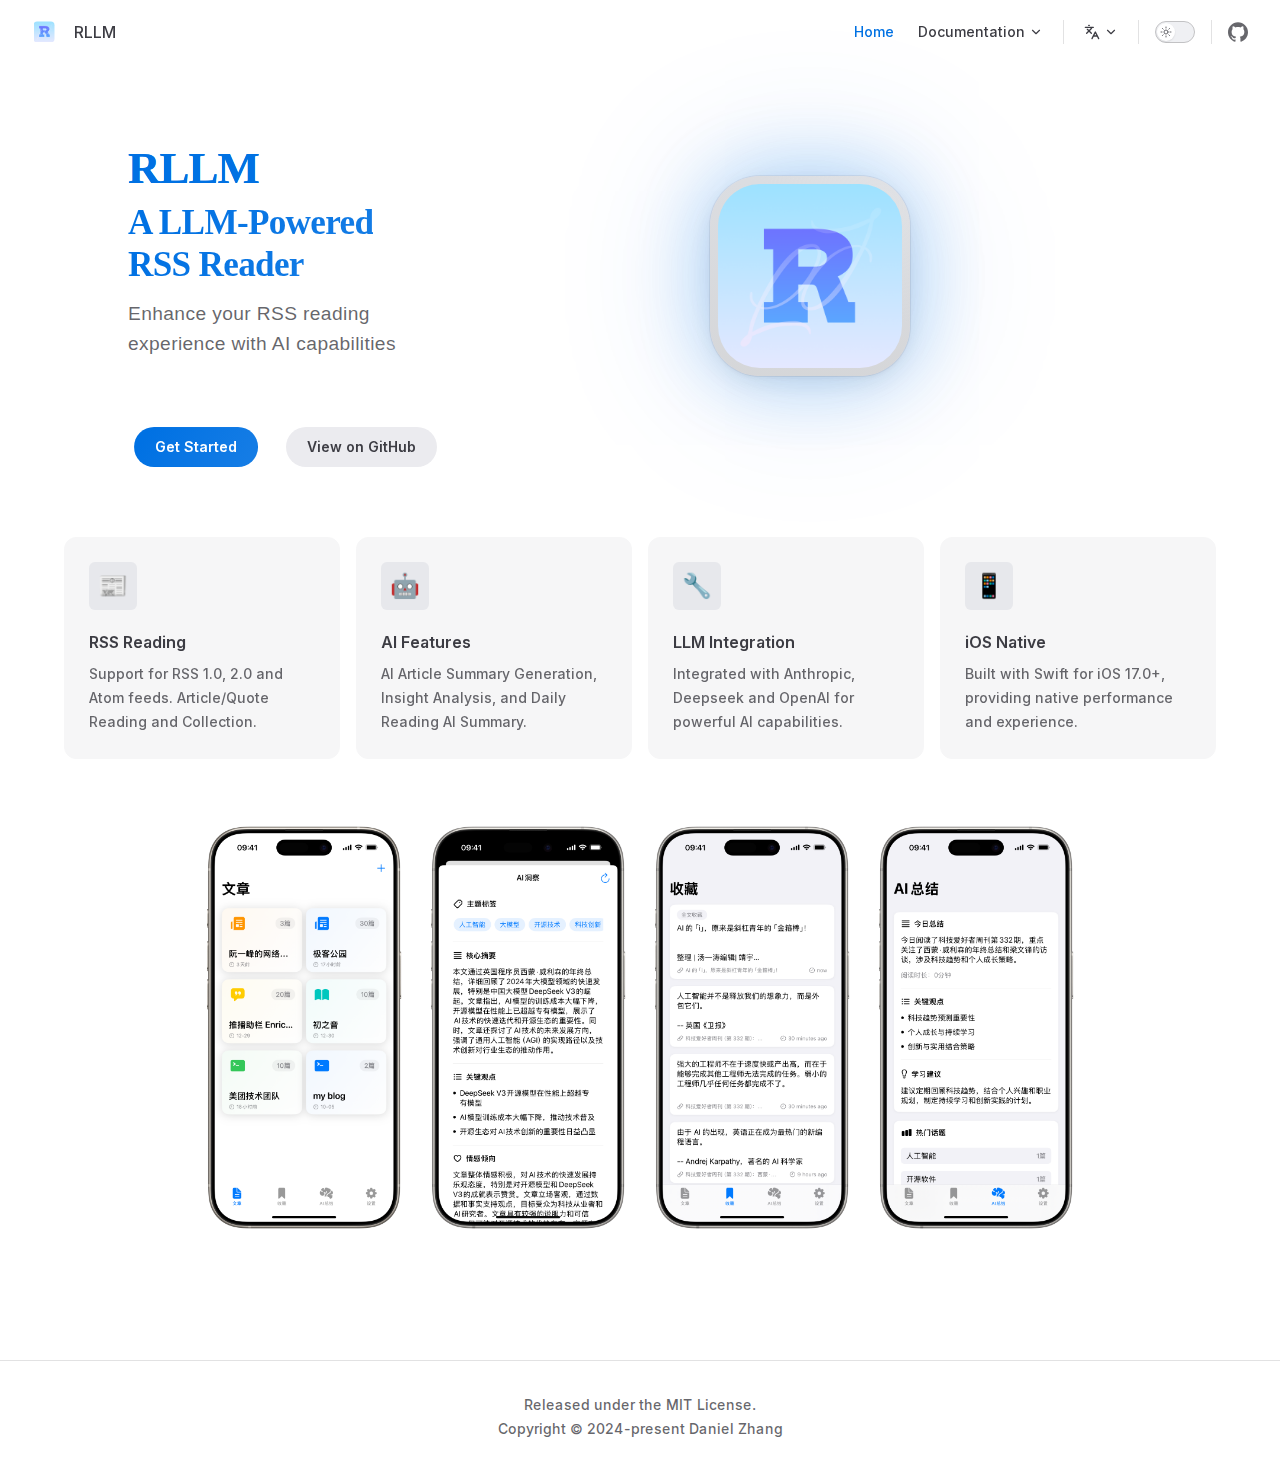
<file: index.html>
<!DOCTYPE html>
<html lang="en" dir="ltr">
  <head>
    <meta charset="utf-8">
    <meta name="viewport" content="width=device-width,initial-scale=1">
    <title>RLLM - A LLM-Powered RSS Reader | RLLM</title>
    <meta name="description" content="A LLM-Powered RSS Reader">
    <meta name="generator" content="VitePress v1.5.0">
    <link rel="preload stylesheet" href="/assets/style.CP6NtCDB.css" as="style">
    <link rel="preload stylesheet" href="/vp-icons.css" as="style">
    
    <script type="module" src="/assets/app.PTLyAn1L.js"></script>
    <link rel="preload" href="/assets/inter-roman-latin.Di8DUHzh.woff2" as="font" type="font/woff2" crossorigin="">
    <link rel="modulepreload" href="/assets/chunks/theme.DXMwKAdC.js">
    <link rel="modulepreload" href="/assets/chunks/framework.P9qPzDnn.js">
    <link rel="modulepreload" href="/assets/chunks/screenshot4.CNF_Sp8K.js">
    <link rel="modulepreload" href="/assets/index.md.vDHDuz9L.lean.js">
    <script id="check-dark-mode">(()=>{const e=localStorage.getItem("vitepress-theme-appearance")||"auto",a=window.matchMedia("(prefers-color-scheme: dark)").matches;(!e||e==="auto"?a:e==="dark")&&document.documentElement.classList.add("dark")})();</script>
    <script id="check-mac-os">document.documentElement.classList.toggle("mac",/Mac|iPhone|iPod|iPad/i.test(navigator.platform));</script>
  </head>
  <body>
    <div id="app"><div class="Layout" data-v-d8b57b2d><!--[--><!--]--><!--[--><span tabindex="-1" data-v-c8291ffa></span><a href="#VPContent" class="VPSkipLink visually-hidden" data-v-c8291ffa> Skip to content </a><!--]--><!----><header class="VPNav" data-v-d8b57b2d data-v-7ad780c2><div class="VPNavBar" data-v-7ad780c2 data-v-9fd4d1dd><div class="wrapper" data-v-9fd4d1dd><div class="container" data-v-9fd4d1dd><div class="title" data-v-9fd4d1dd><div class="VPNavBarTitle" data-v-9fd4d1dd data-v-9f43907a><a class="title" href="/" data-v-9f43907a><!--[--><!--]--><!--[--><!--[--><!--[--><img class="VPImage dark logo" src="/images/icon_dark.png" alt data-v-ab19afbb><!--]--><!--[--><img class="VPImage light logo" src="/images/icon.png" alt data-v-ab19afbb><!--]--><!--]--><!--]--><span data-v-9f43907a>RLLM</span><!--[--><!--]--></a></div></div><div class="content" data-v-9fd4d1dd><div class="content-body" data-v-9fd4d1dd><!--[--><!--]--><div class="VPNavBarSearch search" data-v-9fd4d1dd><!----></div><nav aria-labelledby="main-nav-aria-label" class="VPNavBarMenu menu" data-v-9fd4d1dd data-v-afb2845e><span id="main-nav-aria-label" class="visually-hidden" data-v-afb2845e> Main Navigation </span><!--[--><!--[--><a class="VPLink link VPNavBarMenuLink active" href="/" tabindex="0" data-v-afb2845e data-v-815115f5><!--[--><span data-v-815115f5>Home</span><!--]--></a><!--]--><!--[--><div class="VPFlyout VPNavBarMenuGroup" data-v-afb2845e data-v-bfe7971f><button type="button" class="button" aria-haspopup="true" aria-expanded="false" data-v-bfe7971f><span class="text" data-v-bfe7971f><!----><span data-v-bfe7971f>Documentation</span><span class="vpi-chevron-down text-icon" data-v-bfe7971f></span></span></button><div class="menu" data-v-bfe7971f><div class="VPMenu" data-v-bfe7971f data-v-20ed86d6><div class="items" data-v-20ed86d6><!--[--><!--[--><div class="VPMenuLink" data-v-20ed86d6 data-v-7eeeb2dc><a class="VPLink link" href="/guide/installation.html" data-v-7eeeb2dc><!--[--><span data-v-7eeeb2dc>Installation</span><!--]--></a></div><!--]--><!--[--><div class="VPMenuLink" data-v-20ed86d6 data-v-7eeeb2dc><a class="VPLink link" href="/guide/development.html" data-v-7eeeb2dc><!--[--><span data-v-7eeeb2dc>Development</span><!--]--></a></div><!--]--><!--[--><div class="VPMenuLink" data-v-20ed86d6 data-v-7eeeb2dc><a class="VPLink link" href="/guide/contributing.html" data-v-7eeeb2dc><!--[--><span data-v-7eeeb2dc>Contributing</span><!--]--></a></div><!--]--><!--[--><div class="VPMenuLink" data-v-20ed86d6 data-v-7eeeb2dc><a class="VPLink link" href="/guide/url-scheme.html" data-v-7eeeb2dc><!--[--><span data-v-7eeeb2dc>URL Scheme</span><!--]--></a></div><!--]--><!--[--><div class="VPMenuLink" data-v-20ed86d6 data-v-7eeeb2dc><a class="VPLink link" href="/guide/faq.html" data-v-7eeeb2dc><!--[--><span data-v-7eeeb2dc>FAQ</span><!--]--></a></div><!--]--><!--]--></div><!--[--><!--]--></div></div></div><!--]--><!--]--></nav><div class="VPFlyout VPNavBarTranslations translations" data-v-9fd4d1dd data-v-acee064b data-v-bfe7971f><button type="button" class="button" aria-haspopup="true" aria-expanded="false" aria-label="Change language" data-v-bfe7971f><span class="text" data-v-bfe7971f><span class="vpi-languages option-icon" data-v-bfe7971f></span><!----><span class="vpi-chevron-down text-icon" data-v-bfe7971f></span></span></button><div class="menu" data-v-bfe7971f><div class="VPMenu" data-v-bfe7971f data-v-20ed86d6><!----><!--[--><!--[--><div class="items" data-v-acee064b><p class="title" data-v-acee064b>English</p><!--[--><div class="VPMenuLink" data-v-acee064b data-v-7eeeb2dc><a class="VPLink link" href="/zh/" data-v-7eeeb2dc><!--[--><span data-v-7eeeb2dc>简体中文</span><!--]--></a></div><!--]--></div><!--]--><!--]--></div></div></div><div class="VPNavBarAppearance appearance" data-v-9fd4d1dd data-v-3f90c1a5><button class="VPSwitch VPSwitchAppearance" type="button" role="switch" title aria-checked="false" data-v-3f90c1a5 data-v-be9742d9 data-v-b4ccac88><span class="check" data-v-b4ccac88><span class="icon" data-v-b4ccac88><!--[--><span class="vpi-sun sun" data-v-be9742d9></span><span class="vpi-moon moon" data-v-be9742d9></span><!--]--></span></span></button></div><div class="VPSocialLinks VPNavBarSocialLinks social-links" data-v-9fd4d1dd data-v-ef6192dc data-v-e71e869c><!--[--><a class="VPSocialLink no-icon" href="https://github.com/DanielZhangyc/RLLM" aria-label="github" target="_blank" rel="noopener" data-v-e71e869c data-v-60a9a2d3><span class="vpi-social-github"></span></a><!--]--></div><div class="VPFlyout VPNavBarExtra extra" data-v-9fd4d1dd data-v-f953d92f data-v-bfe7971f><button type="button" class="button" aria-haspopup="true" aria-expanded="false" aria-label="extra navigation" data-v-bfe7971f><span class="vpi-more-horizontal icon" data-v-bfe7971f></span></button><div class="menu" data-v-bfe7971f><div class="VPMenu" data-v-bfe7971f data-v-20ed86d6><!----><!--[--><!--[--><div class="group translations" data-v-f953d92f><p class="trans-title" data-v-f953d92f>English</p><!--[--><div class="VPMenuLink" data-v-f953d92f data-v-7eeeb2dc><a class="VPLink link" href="/zh/" data-v-7eeeb2dc><!--[--><span data-v-7eeeb2dc>简体中文</span><!--]--></a></div><!--]--></div><div class="group" data-v-f953d92f><div class="item appearance" data-v-f953d92f><p class="label" data-v-f953d92f>Appearance</p><div class="appearance-action" data-v-f953d92f><button class="VPSwitch VPSwitchAppearance" type="button" role="switch" title aria-checked="false" data-v-f953d92f data-v-be9742d9 data-v-b4ccac88><span class="check" data-v-b4ccac88><span class="icon" data-v-b4ccac88><!--[--><span class="vpi-sun sun" data-v-be9742d9></span><span class="vpi-moon moon" data-v-be9742d9></span><!--]--></span></span></button></div></div></div><div class="group" data-v-f953d92f><div class="item social-links" data-v-f953d92f><div class="VPSocialLinks social-links-list" data-v-f953d92f data-v-e71e869c><!--[--><a class="VPSocialLink no-icon" href="https://github.com/DanielZhangyc/RLLM" aria-label="github" target="_blank" rel="noopener" data-v-e71e869c data-v-60a9a2d3><span class="vpi-social-github"></span></a><!--]--></div></div></div><!--]--><!--]--></div></div></div><!--[--><!--]--><button type="button" class="VPNavBarHamburger hamburger" aria-label="mobile navigation" aria-expanded="false" aria-controls="VPNavScreen" data-v-9fd4d1dd data-v-6bee1efd><span class="container" data-v-6bee1efd><span class="top" data-v-6bee1efd></span><span class="middle" data-v-6bee1efd></span><span class="bottom" data-v-6bee1efd></span></span></button></div></div></div></div><div class="divider" data-v-9fd4d1dd><div class="divider-line" data-v-9fd4d1dd></div></div></div><!----></header><!----><!----><div class="VPContent is-home" id="VPContent" data-v-d8b57b2d data-v-9a6c75ad><div class="VPHome" data-v-9a6c75ad data-v-07b1ad08><!--[--><!--]--><div class="VPHero has-image VPHomeHero" data-v-07b1ad08 data-v-b10c5094><div class="container" data-v-b10c5094><div class="main" data-v-b10c5094><!--[--><!--]--><!--[--><h1 class="name" data-v-b10c5094><span class="clip" data-v-b10c5094>RLLM</span></h1><p class="text" data-v-b10c5094>A LLM-Powered<br>RSS Reader</p><p class="tagline" data-v-b10c5094>Enhance your RSS reading experience with AI capabilities</p><!--]--><!--[--><!--]--><div class="actions" data-v-b10c5094><!--[--><div class="action" data-v-b10c5094><a class="VPButton medium brand" href="/guide/installation.html" data-v-b10c5094 data-v-93dc4167>Get Started</a></div><div class="action" data-v-b10c5094><a class="VPButton medium alt" href="https://github.com/DanielZhangyc/RLLM" target="_blank" rel="noreferrer" data-v-b10c5094 data-v-93dc4167>View on GitHub</a></div><!--]--></div><!--[--><!--]--></div><div class="image" data-v-b10c5094><div class="image-container" data-v-b10c5094><div class="image-bg" data-v-b10c5094></div><!--[--><!--[--><img class="VPImage image-src" src="/images/icon.png" alt="RLLM" data-v-ab19afbb><!--]--><!--]--></div></div></div></div><!--[--><!--]--><!--[--><!--]--><div class="VPFeatures VPHomeFeatures" data-v-07b1ad08 data-v-b1eea84a><div class="container" data-v-b1eea84a><div class="items" data-v-b1eea84a><!--[--><div class="grid-4 item" data-v-b1eea84a><div class="VPLink no-icon VPFeature" data-v-b1eea84a data-v-bd37d1a2><!--[--><article class="box" data-v-bd37d1a2><div class="icon" data-v-bd37d1a2>📰</div><h2 class="title" data-v-bd37d1a2>RSS Reading</h2><p class="details" data-v-bd37d1a2>Support for RSS 1.0, 2.0 and Atom feeds. Article/Quote Reading and Collection.</p><!----></article><!--]--></div></div><div class="grid-4 item" data-v-b1eea84a><div class="VPLink no-icon VPFeature" data-v-b1eea84a data-v-bd37d1a2><!--[--><article class="box" data-v-bd37d1a2><div class="icon" data-v-bd37d1a2>🤖</div><h2 class="title" data-v-bd37d1a2>AI Features</h2><p class="details" data-v-bd37d1a2>AI Article Summary Generation, Insight Analysis, and Daily Reading AI Summary.</p><!----></article><!--]--></div></div><div class="grid-4 item" data-v-b1eea84a><div class="VPLink no-icon VPFeature" data-v-b1eea84a data-v-bd37d1a2><!--[--><article class="box" data-v-bd37d1a2><div class="icon" data-v-bd37d1a2>🔧</div><h2 class="title" data-v-bd37d1a2>LLM Integration</h2><p class="details" data-v-bd37d1a2>Integrated with Anthropic, Deepseek and OpenAI for powerful AI capabilities.</p><!----></article><!--]--></div></div><div class="grid-4 item" data-v-b1eea84a><div class="VPLink no-icon VPFeature" data-v-b1eea84a data-v-bd37d1a2><!--[--><article class="box" data-v-bd37d1a2><div class="icon" data-v-bd37d1a2>📱</div><h2 class="title" data-v-bd37d1a2>iOS Native</h2><p class="details" data-v-bd37d1a2>Built with Swift for iOS 17.0+, providing native performance and experience.</p><!----></article><!--]--></div></div><!--]--></div></div></div><!--[--><!--]--><div class="vp-doc container" style="" data-v-07b1ad08 data-v-c141a4bd><!--[--><div style="position:relative;" data-v-07b1ad08><div><div class="screenshots"><div class="screenshot-wrapper"><img src="/images/screenshot1.png" alt="Home"><div class="caption">Home</div></div><div class="screenshot-wrapper"><img src="/images/screenshot2.png" alt="AI Insights"><div class="caption">AI Insights</div></div><div class="screenshot-wrapper"><img src="/images/screenshot3.png" alt="Quote Collection"><div class="caption">Quote Collection</div></div><div class="screenshot-wrapper"><img src="/images/screenshot4.png" alt="Daily Summary"><div class="caption">Daily Summary</div></div></div></div></div><!--]--></div></div></div><footer class="VPFooter" data-v-d8b57b2d data-v-566314d4><div class="container" data-v-566314d4><p class="message" data-v-566314d4>Released under the MIT License.</p><p class="copyright" data-v-566314d4>Copyright © 2024-present Daniel Zhang</p></div></footer><!--[--><!--]--></div></div>
    <script>window.__VP_HASH_MAP__=JSON.parse("{\"guide_contributing.md\":\"BEStAheT\",\"guide_development.md\":\"CNXUaZqM\",\"guide_faq.md\":\"CPRUOdHU\",\"guide_installation.md\":\"BeMOd6na\",\"guide_url-scheme.md\":\"CPqVOcYs\",\"index.md\":\"vDHDuz9L\",\"zh_guide_contributing.md\":\"kDb6ntRq\",\"zh_guide_development.md\":\"CcRz5iT1\",\"zh_guide_faq.md\":\"Bleex4-o\",\"zh_guide_installation.md\":\"Dw1jYGjD\",\"zh_guide_url-scheme.md\":\"BMA6dJfY\",\"zh_index.md\":\"CVOElEX1\"}");window.__VP_SITE_DATA__=JSON.parse("{\"lang\":\"en-US\",\"dir\":\"ltr\",\"title\":\"RLLM\",\"description\":\"A LLM-Powered RSS Reader\",\"base\":\"/\",\"head\":[],\"router\":{\"prefetchLinks\":true},\"appearance\":true,\"themeConfig\":{\"logo\":{\"light\":\"/images/icon.png\",\"dark\":\"/images/icon_dark.png\"},\"socialLinks\":[{\"icon\":\"github\",\"link\":\"https://github.com/DanielZhangyc/RLLM\"}],\"footer\":{\"message\":\"Released under the MIT License.\",\"copyright\":\"Copyright © 2024-present Daniel Zhang\"}},\"locales\":{\"root\":{\"label\":\"English\",\"lang\":\"en\",\"themeConfig\":{\"nav\":[{\"text\":\"Home\",\"link\":\"/\"},{\"text\":\"Documentation\",\"items\":[{\"text\":\"Installation\",\"link\":\"/guide/installation\"},{\"text\":\"Development\",\"link\":\"/guide/development\"},{\"text\":\"Contributing\",\"link\":\"/guide/contributing\"},{\"text\":\"URL Scheme\",\"link\":\"/guide/url-scheme\"},{\"text\":\"FAQ\",\"link\":\"/guide/faq\"}]}],\"sidebar\":{\"/guide/\":[{\"text\":\"Guide\",\"items\":[{\"text\":\"Installation\",\"link\":\"/guide/installation\"},{\"text\":\"Development\",\"link\":\"/guide/development\"},{\"text\":\"Contributing\",\"link\":\"/guide/contributing\"},{\"text\":\"URL Scheme\",\"link\":\"/guide/url-scheme\"},{\"text\":\"FAQ\",\"link\":\"/guide/faq\"}]}]}}},\"zh\":{\"label\":\"简体中文\",\"lang\":\"zh-CN\",\"link\":\"/zh/\",\"themeConfig\":{\"nav\":[{\"text\":\"首页\",\"link\":\"/zh/\"},{\"text\":\"文档\",\"items\":[{\"text\":\"安装\",\"link\":\"/zh/guide/installation\"},{\"text\":\"开发\",\"link\":\"/zh/guide/development\"},{\"text\":\"贡献\",\"link\":\"/zh/guide/contributing\"},{\"text\":\"URL Scheme\",\"link\":\"/zh/guide/url-scheme\"},{\"text\":\"常见问题\",\"link\":\"/zh/guide/faq\"}]}],\"sidebar\":{\"/zh/guide/\":[{\"text\":\"指南\",\"items\":[{\"text\":\"安装\",\"link\":\"/zh/guide/installation\"},{\"text\":\"开发\",\"link\":\"/zh/guide/development\"},{\"text\":\"贡献\",\"link\":\"/zh/guide/contributing\"},{\"text\":\"URL Scheme\",\"link\":\"/zh/guide/url-scheme\"},{\"text\":\"常见问题\",\"link\":\"/zh/guide/faq\"}]}]}}}},\"scrollOffset\":134,\"cleanUrls\":false}");</script>
    
  </body>
</html>
</file>
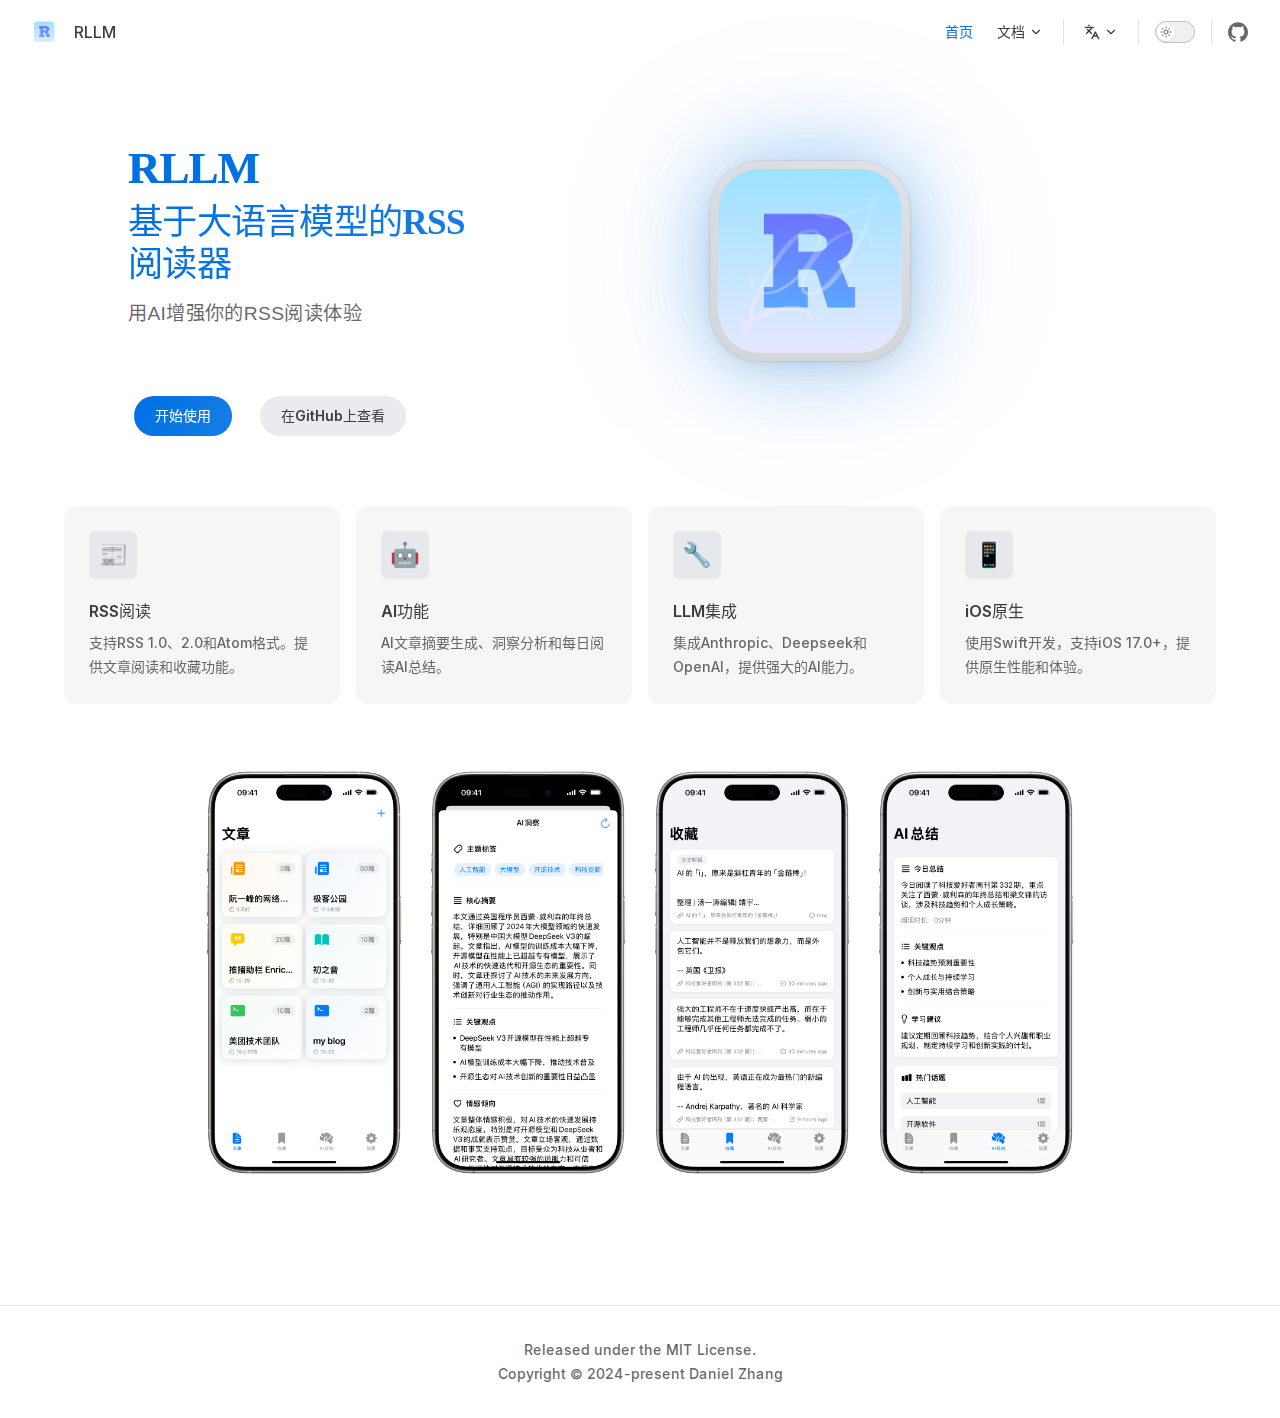
<file: zh/index.html>
<!DOCTYPE html>
<html lang="zh-CN" dir="ltr">
  <head>
    <meta charset="utf-8">
    <meta name="viewport" content="width=device-width,initial-scale=1">
    <title>RLLM</title>
    <meta name="description" content="A LLM-Powered RSS Reader">
    <meta name="generator" content="VitePress v1.5.0">
    <link rel="preload stylesheet" href="/assets/style.CP6NtCDB.css" as="style">
    <link rel="preload stylesheet" href="/vp-icons.css" as="style">
    
    <script type="module" src="/assets/app.PTLyAn1L.js"></script>
    <link rel="preload" href="/assets/inter-roman-latin.Di8DUHzh.woff2" as="font" type="font/woff2" crossorigin="">
    <link rel="modulepreload" href="/assets/chunks/theme.DXMwKAdC.js">
    <link rel="modulepreload" href="/assets/chunks/framework.P9qPzDnn.js">
    <link rel="modulepreload" href="/assets/chunks/screenshot4.CNF_Sp8K.js">
    <link rel="modulepreload" href="/assets/zh_index.md.CVOElEX1.lean.js">
    <script id="check-dark-mode">(()=>{const e=localStorage.getItem("vitepress-theme-appearance")||"auto",a=window.matchMedia("(prefers-color-scheme: dark)").matches;(!e||e==="auto"?a:e==="dark")&&document.documentElement.classList.add("dark")})();</script>
    <script id="check-mac-os">document.documentElement.classList.toggle("mac",/Mac|iPhone|iPod|iPad/i.test(navigator.platform));</script>
  </head>
  <body>
    <div id="app"><div class="Layout" data-v-d8b57b2d><!--[--><!--]--><!--[--><span tabindex="-1" data-v-c8291ffa></span><a href="#VPContent" class="VPSkipLink visually-hidden" data-v-c8291ffa> Skip to content </a><!--]--><!----><header class="VPNav" data-v-d8b57b2d data-v-7ad780c2><div class="VPNavBar" data-v-7ad780c2 data-v-9fd4d1dd><div class="wrapper" data-v-9fd4d1dd><div class="container" data-v-9fd4d1dd><div class="title" data-v-9fd4d1dd><div class="VPNavBarTitle" data-v-9fd4d1dd data-v-9f43907a><a class="title" href="/zh/" data-v-9f43907a><!--[--><!--]--><!--[--><!--[--><!--[--><img class="VPImage dark logo" src="/images/icon_dark.png" alt data-v-ab19afbb><!--]--><!--[--><img class="VPImage light logo" src="/images/icon.png" alt data-v-ab19afbb><!--]--><!--]--><!--]--><span data-v-9f43907a>RLLM</span><!--[--><!--]--></a></div></div><div class="content" data-v-9fd4d1dd><div class="content-body" data-v-9fd4d1dd><!--[--><!--]--><div class="VPNavBarSearch search" data-v-9fd4d1dd><!----></div><nav aria-labelledby="main-nav-aria-label" class="VPNavBarMenu menu" data-v-9fd4d1dd data-v-afb2845e><span id="main-nav-aria-label" class="visually-hidden" data-v-afb2845e> Main Navigation </span><!--[--><!--[--><a class="VPLink link VPNavBarMenuLink active" href="/zh/" tabindex="0" data-v-afb2845e data-v-815115f5><!--[--><span data-v-815115f5>首页</span><!--]--></a><!--]--><!--[--><div class="VPFlyout VPNavBarMenuGroup" data-v-afb2845e data-v-bfe7971f><button type="button" class="button" aria-haspopup="true" aria-expanded="false" data-v-bfe7971f><span class="text" data-v-bfe7971f><!----><span data-v-bfe7971f>文档</span><span class="vpi-chevron-down text-icon" data-v-bfe7971f></span></span></button><div class="menu" data-v-bfe7971f><div class="VPMenu" data-v-bfe7971f data-v-20ed86d6><div class="items" data-v-20ed86d6><!--[--><!--[--><div class="VPMenuLink" data-v-20ed86d6 data-v-7eeeb2dc><a class="VPLink link" href="/zh/guide/installation.html" data-v-7eeeb2dc><!--[--><span data-v-7eeeb2dc>安装</span><!--]--></a></div><!--]--><!--[--><div class="VPMenuLink" data-v-20ed86d6 data-v-7eeeb2dc><a class="VPLink link" href="/zh/guide/development.html" data-v-7eeeb2dc><!--[--><span data-v-7eeeb2dc>开发</span><!--]--></a></div><!--]--><!--[--><div class="VPMenuLink" data-v-20ed86d6 data-v-7eeeb2dc><a class="VPLink link" href="/zh/guide/contributing.html" data-v-7eeeb2dc><!--[--><span data-v-7eeeb2dc>贡献</span><!--]--></a></div><!--]--><!--[--><div class="VPMenuLink" data-v-20ed86d6 data-v-7eeeb2dc><a class="VPLink link" href="/zh/guide/url-scheme.html" data-v-7eeeb2dc><!--[--><span data-v-7eeeb2dc>URL Scheme</span><!--]--></a></div><!--]--><!--[--><div class="VPMenuLink" data-v-20ed86d6 data-v-7eeeb2dc><a class="VPLink link" href="/zh/guide/faq.html" data-v-7eeeb2dc><!--[--><span data-v-7eeeb2dc>常见问题</span><!--]--></a></div><!--]--><!--]--></div><!--[--><!--]--></div></div></div><!--]--><!--]--></nav><div class="VPFlyout VPNavBarTranslations translations" data-v-9fd4d1dd data-v-acee064b data-v-bfe7971f><button type="button" class="button" aria-haspopup="true" aria-expanded="false" aria-label="Change language" data-v-bfe7971f><span class="text" data-v-bfe7971f><span class="vpi-languages option-icon" data-v-bfe7971f></span><!----><span class="vpi-chevron-down text-icon" data-v-bfe7971f></span></span></button><div class="menu" data-v-bfe7971f><div class="VPMenu" data-v-bfe7971f data-v-20ed86d6><!----><!--[--><!--[--><div class="items" data-v-acee064b><p class="title" data-v-acee064b>简体中文</p><!--[--><div class="VPMenuLink" data-v-acee064b data-v-7eeeb2dc><a class="VPLink link" href="/" data-v-7eeeb2dc><!--[--><span data-v-7eeeb2dc>English</span><!--]--></a></div><!--]--></div><!--]--><!--]--></div></div></div><div class="VPNavBarAppearance appearance" data-v-9fd4d1dd data-v-3f90c1a5><button class="VPSwitch VPSwitchAppearance" type="button" role="switch" title aria-checked="false" data-v-3f90c1a5 data-v-be9742d9 data-v-b4ccac88><span class="check" data-v-b4ccac88><span class="icon" data-v-b4ccac88><!--[--><span class="vpi-sun sun" data-v-be9742d9></span><span class="vpi-moon moon" data-v-be9742d9></span><!--]--></span></span></button></div><div class="VPSocialLinks VPNavBarSocialLinks social-links" data-v-9fd4d1dd data-v-ef6192dc data-v-e71e869c><!--[--><a class="VPSocialLink no-icon" href="https://github.com/DanielZhangyc/RLLM" aria-label="github" target="_blank" rel="noopener" data-v-e71e869c data-v-60a9a2d3><span class="vpi-social-github"></span></a><!--]--></div><div class="VPFlyout VPNavBarExtra extra" data-v-9fd4d1dd data-v-f953d92f data-v-bfe7971f><button type="button" class="button" aria-haspopup="true" aria-expanded="false" aria-label="extra navigation" data-v-bfe7971f><span class="vpi-more-horizontal icon" data-v-bfe7971f></span></button><div class="menu" data-v-bfe7971f><div class="VPMenu" data-v-bfe7971f data-v-20ed86d6><!----><!--[--><!--[--><div class="group translations" data-v-f953d92f><p class="trans-title" data-v-f953d92f>简体中文</p><!--[--><div class="VPMenuLink" data-v-f953d92f data-v-7eeeb2dc><a class="VPLink link" href="/" data-v-7eeeb2dc><!--[--><span data-v-7eeeb2dc>English</span><!--]--></a></div><!--]--></div><div class="group" data-v-f953d92f><div class="item appearance" data-v-f953d92f><p class="label" data-v-f953d92f>Appearance</p><div class="appearance-action" data-v-f953d92f><button class="VPSwitch VPSwitchAppearance" type="button" role="switch" title aria-checked="false" data-v-f953d92f data-v-be9742d9 data-v-b4ccac88><span class="check" data-v-b4ccac88><span class="icon" data-v-b4ccac88><!--[--><span class="vpi-sun sun" data-v-be9742d9></span><span class="vpi-moon moon" data-v-be9742d9></span><!--]--></span></span></button></div></div></div><div class="group" data-v-f953d92f><div class="item social-links" data-v-f953d92f><div class="VPSocialLinks social-links-list" data-v-f953d92f data-v-e71e869c><!--[--><a class="VPSocialLink no-icon" href="https://github.com/DanielZhangyc/RLLM" aria-label="github" target="_blank" rel="noopener" data-v-e71e869c data-v-60a9a2d3><span class="vpi-social-github"></span></a><!--]--></div></div></div><!--]--><!--]--></div></div></div><!--[--><!--]--><button type="button" class="VPNavBarHamburger hamburger" aria-label="mobile navigation" aria-expanded="false" aria-controls="VPNavScreen" data-v-9fd4d1dd data-v-6bee1efd><span class="container" data-v-6bee1efd><span class="top" data-v-6bee1efd></span><span class="middle" data-v-6bee1efd></span><span class="bottom" data-v-6bee1efd></span></span></button></div></div></div></div><div class="divider" data-v-9fd4d1dd><div class="divider-line" data-v-9fd4d1dd></div></div></div><!----></header><!----><!----><div class="VPContent is-home" id="VPContent" data-v-d8b57b2d data-v-9a6c75ad><div class="VPHome" data-v-9a6c75ad data-v-07b1ad08><!--[--><!--]--><div class="VPHero has-image VPHomeHero" data-v-07b1ad08 data-v-b10c5094><div class="container" data-v-b10c5094><div class="main" data-v-b10c5094><!--[--><!--]--><!--[--><h1 class="name" data-v-b10c5094><span class="clip" data-v-b10c5094>RLLM</span></h1><p class="text" data-v-b10c5094>基于大语言模型的RSS阅读器</p><p class="tagline" data-v-b10c5094>用AI增强你的RSS阅读体验</p><!--]--><!--[--><!--]--><div class="actions" data-v-b10c5094><!--[--><div class="action" data-v-b10c5094><a class="VPButton medium brand" href="/zh/guide/installation.html" data-v-b10c5094 data-v-93dc4167>开始使用</a></div><div class="action" data-v-b10c5094><a class="VPButton medium alt" href="https://github.com/DanielZhangyc/RLLM" target="_blank" rel="noreferrer" data-v-b10c5094 data-v-93dc4167>在GitHub上查看</a></div><!--]--></div><!--[--><!--]--></div><div class="image" data-v-b10c5094><div class="image-container" data-v-b10c5094><div class="image-bg" data-v-b10c5094></div><!--[--><!--[--><img class="VPImage image-src" src="/images/icon.png" alt="RLLM" data-v-ab19afbb><!--]--><!--]--></div></div></div></div><!--[--><!--]--><!--[--><!--]--><div class="VPFeatures VPHomeFeatures" data-v-07b1ad08 data-v-b1eea84a><div class="container" data-v-b1eea84a><div class="items" data-v-b1eea84a><!--[--><div class="grid-4 item" data-v-b1eea84a><div class="VPLink no-icon VPFeature" data-v-b1eea84a data-v-bd37d1a2><!--[--><article class="box" data-v-bd37d1a2><div class="icon" data-v-bd37d1a2>📰</div><h2 class="title" data-v-bd37d1a2>RSS阅读</h2><p class="details" data-v-bd37d1a2>支持RSS 1.0、2.0和Atom格式。提供文章阅读和收藏功能。</p><!----></article><!--]--></div></div><div class="grid-4 item" data-v-b1eea84a><div class="VPLink no-icon VPFeature" data-v-b1eea84a data-v-bd37d1a2><!--[--><article class="box" data-v-bd37d1a2><div class="icon" data-v-bd37d1a2>🤖</div><h2 class="title" data-v-bd37d1a2>AI功能</h2><p class="details" data-v-bd37d1a2>AI文章摘要生成、洞察分析和每日阅读AI总结。</p><!----></article><!--]--></div></div><div class="grid-4 item" data-v-b1eea84a><div class="VPLink no-icon VPFeature" data-v-b1eea84a data-v-bd37d1a2><!--[--><article class="box" data-v-bd37d1a2><div class="icon" data-v-bd37d1a2>🔧</div><h2 class="title" data-v-bd37d1a2>LLM集成</h2><p class="details" data-v-bd37d1a2>集成Anthropic、Deepseek和OpenAI，提供强大的AI能力。</p><!----></article><!--]--></div></div><div class="grid-4 item" data-v-b1eea84a><div class="VPLink no-icon VPFeature" data-v-b1eea84a data-v-bd37d1a2><!--[--><article class="box" data-v-bd37d1a2><div class="icon" data-v-bd37d1a2>📱</div><h2 class="title" data-v-bd37d1a2>iOS原生</h2><p class="details" data-v-bd37d1a2>使用Swift开发，支持iOS 17.0+，提供原生性能和体验。</p><!----></article><!--]--></div></div><!--]--></div></div></div><!--[--><!--]--><div class="vp-doc container" style="" data-v-07b1ad08 data-v-c141a4bd><!--[--><div style="position:relative;" data-v-07b1ad08><div><div class="screenshots"><div class="screenshot-wrapper"><img src="/images/screenshot1.png" alt="主页"><div class="caption">主页</div></div><div class="screenshot-wrapper"><img src="/images/screenshot2.png" alt="AI洞察"><div class="caption">AI洞察</div></div><div class="screenshot-wrapper"><img src="/images/screenshot3.png" alt="收藏管理"><div class="caption">收藏管理</div></div><div class="screenshot-wrapper"><img src="/images/screenshot4.png" alt="每日总结"><div class="caption">每日总结</div></div></div></div></div><!--]--></div></div></div><footer class="VPFooter" data-v-d8b57b2d data-v-566314d4><div class="container" data-v-566314d4><p class="message" data-v-566314d4>Released under the MIT License.</p><p class="copyright" data-v-566314d4>Copyright © 2024-present Daniel Zhang</p></div></footer><!--[--><!--]--></div></div>
    <script>window.__VP_HASH_MAP__=JSON.parse("{\"guide_contributing.md\":\"BEStAheT\",\"guide_development.md\":\"CNXUaZqM\",\"guide_faq.md\":\"CPRUOdHU\",\"guide_installation.md\":\"BeMOd6na\",\"guide_url-scheme.md\":\"CPqVOcYs\",\"index.md\":\"vDHDuz9L\",\"zh_guide_contributing.md\":\"kDb6ntRq\",\"zh_guide_development.md\":\"CcRz5iT1\",\"zh_guide_faq.md\":\"Bleex4-o\",\"zh_guide_installation.md\":\"Dw1jYGjD\",\"zh_guide_url-scheme.md\":\"BMA6dJfY\",\"zh_index.md\":\"CVOElEX1\"}");window.__VP_SITE_DATA__=JSON.parse("{\"lang\":\"en-US\",\"dir\":\"ltr\",\"title\":\"RLLM\",\"description\":\"A LLM-Powered RSS Reader\",\"base\":\"/\",\"head\":[],\"router\":{\"prefetchLinks\":true},\"appearance\":true,\"themeConfig\":{\"logo\":{\"light\":\"/images/icon.png\",\"dark\":\"/images/icon_dark.png\"},\"socialLinks\":[{\"icon\":\"github\",\"link\":\"https://github.com/DanielZhangyc/RLLM\"}],\"footer\":{\"message\":\"Released under the MIT License.\",\"copyright\":\"Copyright © 2024-present Daniel Zhang\"}},\"locales\":{\"root\":{\"label\":\"English\",\"lang\":\"en\",\"themeConfig\":{\"nav\":[{\"text\":\"Home\",\"link\":\"/\"},{\"text\":\"Documentation\",\"items\":[{\"text\":\"Installation\",\"link\":\"/guide/installation\"},{\"text\":\"Development\",\"link\":\"/guide/development\"},{\"text\":\"Contributing\",\"link\":\"/guide/contributing\"},{\"text\":\"URL Scheme\",\"link\":\"/guide/url-scheme\"},{\"text\":\"FAQ\",\"link\":\"/guide/faq\"}]}],\"sidebar\":{\"/guide/\":[{\"text\":\"Guide\",\"items\":[{\"text\":\"Installation\",\"link\":\"/guide/installation\"},{\"text\":\"Development\",\"link\":\"/guide/development\"},{\"text\":\"Contributing\",\"link\":\"/guide/contributing\"},{\"text\":\"URL Scheme\",\"link\":\"/guide/url-scheme\"},{\"text\":\"FAQ\",\"link\":\"/guide/faq\"}]}]}}},\"zh\":{\"label\":\"简体中文\",\"lang\":\"zh-CN\",\"link\":\"/zh/\",\"themeConfig\":{\"nav\":[{\"text\":\"首页\",\"link\":\"/zh/\"},{\"text\":\"文档\",\"items\":[{\"text\":\"安装\",\"link\":\"/zh/guide/installation\"},{\"text\":\"开发\",\"link\":\"/zh/guide/development\"},{\"text\":\"贡献\",\"link\":\"/zh/guide/contributing\"},{\"text\":\"URL Scheme\",\"link\":\"/zh/guide/url-scheme\"},{\"text\":\"常见问题\",\"link\":\"/zh/guide/faq\"}]}],\"sidebar\":{\"/zh/guide/\":[{\"text\":\"指南\",\"items\":[{\"text\":\"安装\",\"link\":\"/zh/guide/installation\"},{\"text\":\"开发\",\"link\":\"/zh/guide/development\"},{\"text\":\"贡献\",\"link\":\"/zh/guide/contributing\"},{\"text\":\"URL Scheme\",\"link\":\"/zh/guide/url-scheme\"},{\"text\":\"常见问题\",\"link\":\"/zh/guide/faq\"}]}]}}}},\"scrollOffset\":134,\"cleanUrls\":false}");</script>
    
  </body>
</html>
</file>
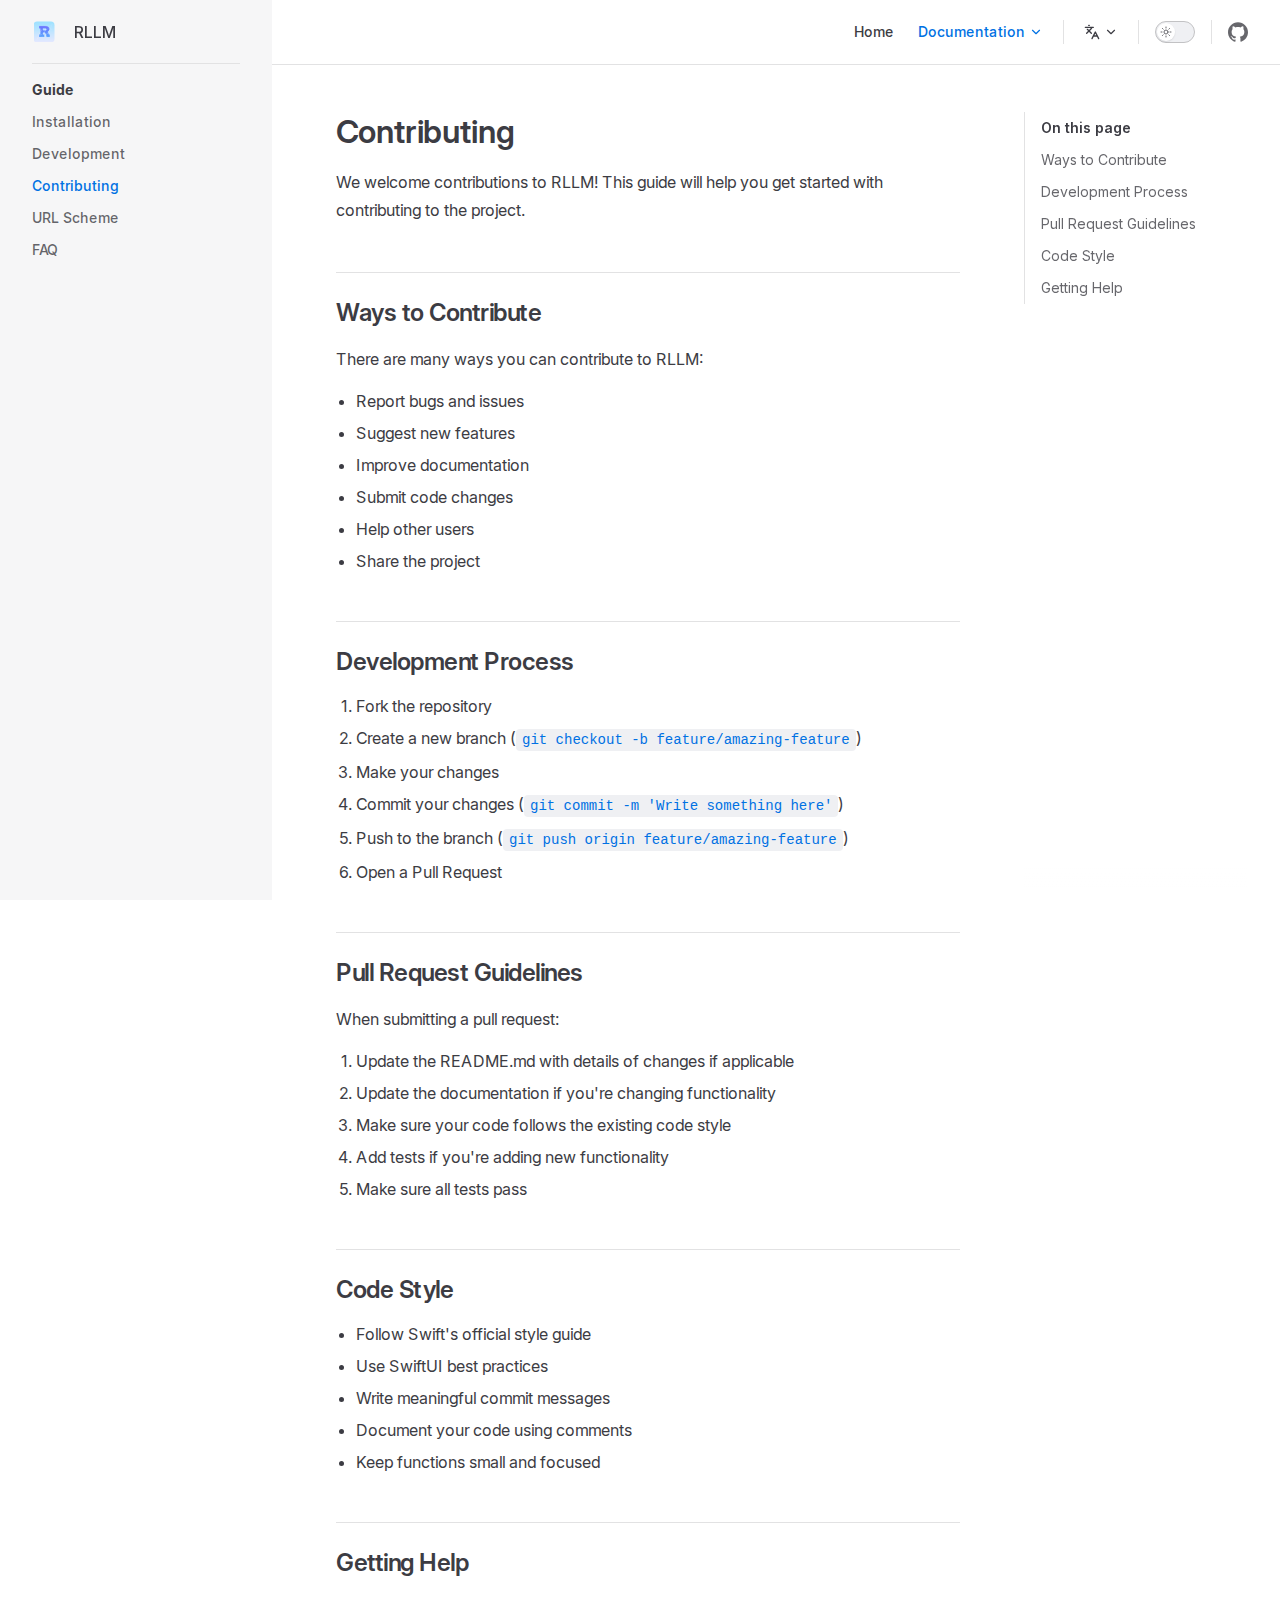
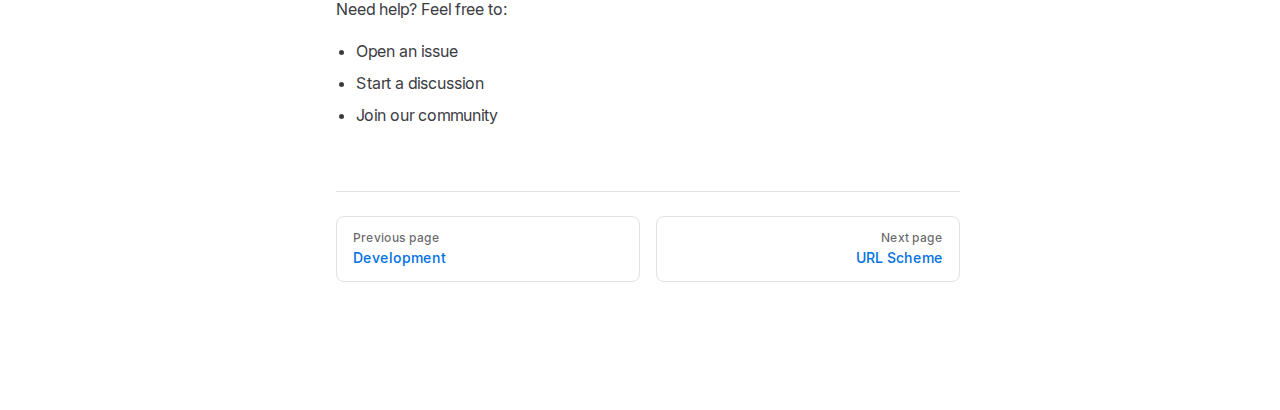
<file: guide/contributing.html>
<!DOCTYPE html>
<html lang="en" dir="ltr">
  <head>
    <meta charset="utf-8">
    <meta name="viewport" content="width=device-width,initial-scale=1">
    <title>Contributing | RLLM</title>
    <meta name="description" content="A LLM-Powered RSS Reader">
    <meta name="generator" content="VitePress v1.5.0">
    <link rel="preload stylesheet" href="/assets/style.CP6NtCDB.css" as="style">
    <link rel="preload stylesheet" href="/vp-icons.css" as="style">
    
    <script type="module" src="/assets/app.PTLyAn1L.js"></script>
    <link rel="preload" href="/assets/inter-roman-latin.Di8DUHzh.woff2" as="font" type="font/woff2" crossorigin="">
    <link rel="modulepreload" href="/assets/chunks/theme.DXMwKAdC.js">
    <link rel="modulepreload" href="/assets/chunks/framework.P9qPzDnn.js">
    <link rel="modulepreload" href="/assets/guide_contributing.md.BEStAheT.lean.js">
    <script id="check-dark-mode">(()=>{const e=localStorage.getItem("vitepress-theme-appearance")||"auto",a=window.matchMedia("(prefers-color-scheme: dark)").matches;(!e||e==="auto"?a:e==="dark")&&document.documentElement.classList.add("dark")})();</script>
    <script id="check-mac-os">document.documentElement.classList.toggle("mac",/Mac|iPhone|iPod|iPad/i.test(navigator.platform));</script>
  </head>
  <body>
    <div id="app"><div class="Layout" data-v-d8b57b2d><!--[--><!--]--><!--[--><span tabindex="-1" data-v-c8291ffa></span><a href="#VPContent" class="VPSkipLink visually-hidden" data-v-c8291ffa> Skip to content </a><!--]--><!----><header class="VPNav" data-v-d8b57b2d data-v-7ad780c2><div class="VPNavBar" data-v-7ad780c2 data-v-9fd4d1dd><div class="wrapper" data-v-9fd4d1dd><div class="container" data-v-9fd4d1dd><div class="title" data-v-9fd4d1dd><div class="VPNavBarTitle has-sidebar" data-v-9fd4d1dd data-v-9f43907a><a class="title" href="/" data-v-9f43907a><!--[--><!--]--><!--[--><!--[--><!--[--><img class="VPImage dark logo" src="/images/icon_dark.png" alt data-v-ab19afbb><!--]--><!--[--><img class="VPImage light logo" src="/images/icon.png" alt data-v-ab19afbb><!--]--><!--]--><!--]--><span data-v-9f43907a>RLLM</span><!--[--><!--]--></a></div></div><div class="content" data-v-9fd4d1dd><div class="content-body" data-v-9fd4d1dd><!--[--><!--]--><div class="VPNavBarSearch search" data-v-9fd4d1dd><!----></div><nav aria-labelledby="main-nav-aria-label" class="VPNavBarMenu menu" data-v-9fd4d1dd data-v-afb2845e><span id="main-nav-aria-label" class="visually-hidden" data-v-afb2845e> Main Navigation </span><!--[--><!--[--><a class="VPLink link VPNavBarMenuLink" href="/" tabindex="0" data-v-afb2845e data-v-815115f5><!--[--><span data-v-815115f5>Home</span><!--]--></a><!--]--><!--[--><div class="VPFlyout VPNavBarMenuGroup active" data-v-afb2845e data-v-bfe7971f><button type="button" class="button" aria-haspopup="true" aria-expanded="false" data-v-bfe7971f><span class="text" data-v-bfe7971f><!----><span data-v-bfe7971f>Documentation</span><span class="vpi-chevron-down text-icon" data-v-bfe7971f></span></span></button><div class="menu" data-v-bfe7971f><div class="VPMenu" data-v-bfe7971f data-v-20ed86d6><div class="items" data-v-20ed86d6><!--[--><!--[--><div class="VPMenuLink" data-v-20ed86d6 data-v-7eeeb2dc><a class="VPLink link" href="/guide/installation.html" data-v-7eeeb2dc><!--[--><span data-v-7eeeb2dc>Installation</span><!--]--></a></div><!--]--><!--[--><div class="VPMenuLink" data-v-20ed86d6 data-v-7eeeb2dc><a class="VPLink link" href="/guide/development.html" data-v-7eeeb2dc><!--[--><span data-v-7eeeb2dc>Development</span><!--]--></a></div><!--]--><!--[--><div class="VPMenuLink" data-v-20ed86d6 data-v-7eeeb2dc><a class="VPLink link active" href="/guide/contributing.html" data-v-7eeeb2dc><!--[--><span data-v-7eeeb2dc>Contributing</span><!--]--></a></div><!--]--><!--[--><div class="VPMenuLink" data-v-20ed86d6 data-v-7eeeb2dc><a class="VPLink link" href="/guide/url-scheme.html" data-v-7eeeb2dc><!--[--><span data-v-7eeeb2dc>URL Scheme</span><!--]--></a></div><!--]--><!--[--><div class="VPMenuLink" data-v-20ed86d6 data-v-7eeeb2dc><a class="VPLink link" href="/guide/faq.html" data-v-7eeeb2dc><!--[--><span data-v-7eeeb2dc>FAQ</span><!--]--></a></div><!--]--><!--]--></div><!--[--><!--]--></div></div></div><!--]--><!--]--></nav><div class="VPFlyout VPNavBarTranslations translations" data-v-9fd4d1dd data-v-acee064b data-v-bfe7971f><button type="button" class="button" aria-haspopup="true" aria-expanded="false" aria-label="Change language" data-v-bfe7971f><span class="text" data-v-bfe7971f><span class="vpi-languages option-icon" data-v-bfe7971f></span><!----><span class="vpi-chevron-down text-icon" data-v-bfe7971f></span></span></button><div class="menu" data-v-bfe7971f><div class="VPMenu" data-v-bfe7971f data-v-20ed86d6><!----><!--[--><!--[--><div class="items" data-v-acee064b><p class="title" data-v-acee064b>English</p><!--[--><div class="VPMenuLink" data-v-acee064b data-v-7eeeb2dc><a class="VPLink link" href="/zh/guide/contributing.html" data-v-7eeeb2dc><!--[--><span data-v-7eeeb2dc>简体中文</span><!--]--></a></div><!--]--></div><!--]--><!--]--></div></div></div><div class="VPNavBarAppearance appearance" data-v-9fd4d1dd data-v-3f90c1a5><button class="VPSwitch VPSwitchAppearance" type="button" role="switch" title aria-checked="false" data-v-3f90c1a5 data-v-be9742d9 data-v-b4ccac88><span class="check" data-v-b4ccac88><span class="icon" data-v-b4ccac88><!--[--><span class="vpi-sun sun" data-v-be9742d9></span><span class="vpi-moon moon" data-v-be9742d9></span><!--]--></span></span></button></div><div class="VPSocialLinks VPNavBarSocialLinks social-links" data-v-9fd4d1dd data-v-ef6192dc data-v-e71e869c><!--[--><a class="VPSocialLink no-icon" href="https://github.com/DanielZhangyc/RLLM" aria-label="github" target="_blank" rel="noopener" data-v-e71e869c data-v-60a9a2d3><span class="vpi-social-github"></span></a><!--]--></div><div class="VPFlyout VPNavBarExtra extra" data-v-9fd4d1dd data-v-f953d92f data-v-bfe7971f><button type="button" class="button" aria-haspopup="true" aria-expanded="false" aria-label="extra navigation" data-v-bfe7971f><span class="vpi-more-horizontal icon" data-v-bfe7971f></span></button><div class="menu" data-v-bfe7971f><div class="VPMenu" data-v-bfe7971f data-v-20ed86d6><!----><!--[--><!--[--><div class="group translations" data-v-f953d92f><p class="trans-title" data-v-f953d92f>English</p><!--[--><div class="VPMenuLink" data-v-f953d92f data-v-7eeeb2dc><a class="VPLink link" href="/zh/guide/contributing.html" data-v-7eeeb2dc><!--[--><span data-v-7eeeb2dc>简体中文</span><!--]--></a></div><!--]--></div><div class="group" data-v-f953d92f><div class="item appearance" data-v-f953d92f><p class="label" data-v-f953d92f>Appearance</p><div class="appearance-action" data-v-f953d92f><button class="VPSwitch VPSwitchAppearance" type="button" role="switch" title aria-checked="false" data-v-f953d92f data-v-be9742d9 data-v-b4ccac88><span class="check" data-v-b4ccac88><span class="icon" data-v-b4ccac88><!--[--><span class="vpi-sun sun" data-v-be9742d9></span><span class="vpi-moon moon" data-v-be9742d9></span><!--]--></span></span></button></div></div></div><div class="group" data-v-f953d92f><div class="item social-links" data-v-f953d92f><div class="VPSocialLinks social-links-list" data-v-f953d92f data-v-e71e869c><!--[--><a class="VPSocialLink no-icon" href="https://github.com/DanielZhangyc/RLLM" aria-label="github" target="_blank" rel="noopener" data-v-e71e869c data-v-60a9a2d3><span class="vpi-social-github"></span></a><!--]--></div></div></div><!--]--><!--]--></div></div></div><!--[--><!--]--><button type="button" class="VPNavBarHamburger hamburger" aria-label="mobile navigation" aria-expanded="false" aria-controls="VPNavScreen" data-v-9fd4d1dd data-v-6bee1efd><span class="container" data-v-6bee1efd><span class="top" data-v-6bee1efd></span><span class="middle" data-v-6bee1efd></span><span class="bottom" data-v-6bee1efd></span></span></button></div></div></div></div><div class="divider" data-v-9fd4d1dd><div class="divider-line" data-v-9fd4d1dd></div></div></div><!----></header><div class="VPLocalNav has-sidebar empty" data-v-d8b57b2d data-v-2488c25a><div class="container" data-v-2488c25a><button class="menu" aria-expanded="false" aria-controls="VPSidebarNav" data-v-2488c25a><span class="vpi-align-left menu-icon" data-v-2488c25a></span><span class="menu-text" data-v-2488c25a>Menu</span></button><div class="VPLocalNavOutlineDropdown" style="--vp-vh:0px;" data-v-2488c25a data-v-883964e0><button data-v-883964e0>Return to top</button><!----></div></div></div><aside class="VPSidebar" data-v-d8b57b2d data-v-42c4c606><div class="curtain" data-v-42c4c606></div><nav class="nav" id="VPSidebarNav" aria-labelledby="sidebar-aria-label" tabindex="-1" data-v-42c4c606><span class="visually-hidden" id="sidebar-aria-label" data-v-42c4c606> Sidebar Navigation </span><!--[--><!--]--><!--[--><div class="no-transition group" data-v-51288d80><section class="VPSidebarItem level-0 has-active" data-v-51288d80 data-v-edd2eed8><div class="item" role="button" tabindex="0" data-v-edd2eed8><div class="indicator" data-v-edd2eed8></div><h2 class="text" data-v-edd2eed8>Guide</h2><!----></div><div class="items" data-v-edd2eed8><!--[--><div class="VPSidebarItem level-1 is-link" data-v-edd2eed8 data-v-edd2eed8><div class="item" data-v-edd2eed8><div class="indicator" data-v-edd2eed8></div><a class="VPLink link link" href="/guide/installation.html" data-v-edd2eed8><!--[--><p class="text" data-v-edd2eed8>Installation</p><!--]--></a><!----></div><!----></div><div class="VPSidebarItem level-1 is-link" data-v-edd2eed8 data-v-edd2eed8><div class="item" data-v-edd2eed8><div class="indicator" data-v-edd2eed8></div><a class="VPLink link link" href="/guide/development.html" data-v-edd2eed8><!--[--><p class="text" data-v-edd2eed8>Development</p><!--]--></a><!----></div><!----></div><div class="VPSidebarItem level-1 is-link" data-v-edd2eed8 data-v-edd2eed8><div class="item" data-v-edd2eed8><div class="indicator" data-v-edd2eed8></div><a class="VPLink link link" href="/guide/contributing.html" data-v-edd2eed8><!--[--><p class="text" data-v-edd2eed8>Contributing</p><!--]--></a><!----></div><!----></div><div class="VPSidebarItem level-1 is-link" data-v-edd2eed8 data-v-edd2eed8><div class="item" data-v-edd2eed8><div class="indicator" data-v-edd2eed8></div><a class="VPLink link link" href="/guide/url-scheme.html" data-v-edd2eed8><!--[--><p class="text" data-v-edd2eed8>URL Scheme</p><!--]--></a><!----></div><!----></div><div class="VPSidebarItem level-1 is-link" data-v-edd2eed8 data-v-edd2eed8><div class="item" data-v-edd2eed8><div class="indicator" data-v-edd2eed8></div><a class="VPLink link link" href="/guide/faq.html" data-v-edd2eed8><!--[--><p class="text" data-v-edd2eed8>FAQ</p><!--]--></a><!----></div><!----></div><!--]--></div></section></div><!--]--><!--[--><!--]--></nav></aside><div class="VPContent has-sidebar" id="VPContent" data-v-d8b57b2d data-v-9a6c75ad><div class="VPDoc has-sidebar has-aside" data-v-9a6c75ad data-v-e6f2a212><!--[--><!--]--><div class="container" data-v-e6f2a212><div class="aside" data-v-e6f2a212><div class="aside-curtain" data-v-e6f2a212></div><div class="aside-container" data-v-e6f2a212><div class="aside-content" data-v-e6f2a212><div class="VPDocAside" data-v-e6f2a212 data-v-cb998dce><!--[--><!--]--><!--[--><!--]--><nav aria-labelledby="doc-outline-aria-label" class="VPDocAsideOutline" data-v-cb998dce data-v-f610f197><div class="content" data-v-f610f197><div class="outline-marker" data-v-f610f197></div><div aria-level="2" class="outline-title" id="doc-outline-aria-label" role="heading" data-v-f610f197>On this page</div><ul class="VPDocOutlineItem root" data-v-f610f197 data-v-53c99d69><!--[--><!--]--></ul></div></nav><!--[--><!--]--><div class="spacer" data-v-cb998dce></div><!--[--><!--]--><!----><!--[--><!--]--><!--[--><!--]--></div></div></div></div><div class="content" data-v-e6f2a212><div class="content-container" data-v-e6f2a212><!--[--><!--]--><main class="main" data-v-e6f2a212><div style="position:relative;" class="vp-doc _guide_contributing" data-v-e6f2a212><div><h1 id="contributing" tabindex="-1">Contributing <a class="header-anchor" href="#contributing" aria-label="Permalink to &quot;Contributing&quot;">​</a></h1><p>We welcome contributions to RLLM! This guide will help you get started with contributing to the project.</p><h2 id="ways-to-contribute" tabindex="-1">Ways to Contribute <a class="header-anchor" href="#ways-to-contribute" aria-label="Permalink to &quot;Ways to Contribute&quot;">​</a></h2><p>There are many ways you can contribute to RLLM:</p><ul><li>Report bugs and issues</li><li>Suggest new features</li><li>Improve documentation</li><li>Submit code changes</li><li>Help other users</li><li>Share the project</li></ul><h2 id="development-process" tabindex="-1">Development Process <a class="header-anchor" href="#development-process" aria-label="Permalink to &quot;Development Process&quot;">​</a></h2><ol><li>Fork the repository</li><li>Create a new branch (<code>git checkout -b feature/amazing-feature</code>)</li><li>Make your changes</li><li>Commit your changes (<code>git commit -m &#39;Write something here&#39;</code>)</li><li>Push to the branch (<code>git push origin feature/amazing-feature</code>)</li><li>Open a Pull Request</li></ol><h2 id="pull-request-guidelines" tabindex="-1">Pull Request Guidelines <a class="header-anchor" href="#pull-request-guidelines" aria-label="Permalink to &quot;Pull Request Guidelines&quot;">​</a></h2><p>When submitting a pull request:</p><ol><li>Update the README.md with details of changes if applicable</li><li>Update the documentation if you&#39;re changing functionality</li><li>Make sure your code follows the existing code style</li><li>Add tests if you&#39;re adding new functionality</li><li>Make sure all tests pass</li></ol><h2 id="code-style" tabindex="-1">Code Style <a class="header-anchor" href="#code-style" aria-label="Permalink to &quot;Code Style&quot;">​</a></h2><ul><li>Follow Swift&#39;s official style guide</li><li>Use SwiftUI best practices</li><li>Write meaningful commit messages</li><li>Document your code using comments</li><li>Keep functions small and focused</li></ul><h2 id="getting-help" tabindex="-1">Getting Help <a class="header-anchor" href="#getting-help" aria-label="Permalink to &quot;Getting Help&quot;">​</a></h2><p>Need help? Feel free to:</p><ul><li>Open an issue</li><li>Start a discussion</li><li>Join our community</li></ul></div></div></main><footer class="VPDocFooter" data-v-e6f2a212 data-v-1bcd8184><!--[--><!--]--><!----><nav class="prev-next" aria-labelledby="doc-footer-aria-label" data-v-1bcd8184><span class="visually-hidden" id="doc-footer-aria-label" data-v-1bcd8184>Pager</span><div class="pager" data-v-1bcd8184><a class="VPLink link pager-link prev" href="/guide/development.html" data-v-1bcd8184><!--[--><span class="desc" data-v-1bcd8184>Previous page</span><span class="title" data-v-1bcd8184>Development</span><!--]--></a></div><div class="pager" data-v-1bcd8184><a class="VPLink link pager-link next" href="/guide/url-scheme.html" data-v-1bcd8184><!--[--><span class="desc" data-v-1bcd8184>Next page</span><span class="title" data-v-1bcd8184>URL Scheme</span><!--]--></a></div></nav></footer><!--[--><!--]--></div></div></div><!--[--><!--]--></div></div><footer class="VPFooter has-sidebar" data-v-d8b57b2d data-v-566314d4><div class="container" data-v-566314d4><p class="message" data-v-566314d4>Released under the MIT License.</p><p class="copyright" data-v-566314d4>Copyright © 2024-present Daniel Zhang</p></div></footer><!--[--><!--]--></div></div>
    <script>window.__VP_HASH_MAP__=JSON.parse("{\"guide_contributing.md\":\"BEStAheT\",\"guide_development.md\":\"CNXUaZqM\",\"guide_faq.md\":\"CPRUOdHU\",\"guide_installation.md\":\"BeMOd6na\",\"guide_url-scheme.md\":\"CPqVOcYs\",\"index.md\":\"vDHDuz9L\",\"zh_guide_contributing.md\":\"kDb6ntRq\",\"zh_guide_development.md\":\"CcRz5iT1\",\"zh_guide_faq.md\":\"Bleex4-o\",\"zh_guide_installation.md\":\"Dw1jYGjD\",\"zh_guide_url-scheme.md\":\"BMA6dJfY\",\"zh_index.md\":\"CVOElEX1\"}");window.__VP_SITE_DATA__=JSON.parse("{\"lang\":\"en-US\",\"dir\":\"ltr\",\"title\":\"RLLM\",\"description\":\"A LLM-Powered RSS Reader\",\"base\":\"/\",\"head\":[],\"router\":{\"prefetchLinks\":true},\"appearance\":true,\"themeConfig\":{\"logo\":{\"light\":\"/images/icon.png\",\"dark\":\"/images/icon_dark.png\"},\"socialLinks\":[{\"icon\":\"github\",\"link\":\"https://github.com/DanielZhangyc/RLLM\"}],\"footer\":{\"message\":\"Released under the MIT License.\",\"copyright\":\"Copyright © 2024-present Daniel Zhang\"}},\"locales\":{\"root\":{\"label\":\"English\",\"lang\":\"en\",\"themeConfig\":{\"nav\":[{\"text\":\"Home\",\"link\":\"/\"},{\"text\":\"Documentation\",\"items\":[{\"text\":\"Installation\",\"link\":\"/guide/installation\"},{\"text\":\"Development\",\"link\":\"/guide/development\"},{\"text\":\"Contributing\",\"link\":\"/guide/contributing\"},{\"text\":\"URL Scheme\",\"link\":\"/guide/url-scheme\"},{\"text\":\"FAQ\",\"link\":\"/guide/faq\"}]}],\"sidebar\":{\"/guide/\":[{\"text\":\"Guide\",\"items\":[{\"text\":\"Installation\",\"link\":\"/guide/installation\"},{\"text\":\"Development\",\"link\":\"/guide/development\"},{\"text\":\"Contributing\",\"link\":\"/guide/contributing\"},{\"text\":\"URL Scheme\",\"link\":\"/guide/url-scheme\"},{\"text\":\"FAQ\",\"link\":\"/guide/faq\"}]}]}}},\"zh\":{\"label\":\"简体中文\",\"lang\":\"zh-CN\",\"link\":\"/zh/\",\"themeConfig\":{\"nav\":[{\"text\":\"首页\",\"link\":\"/zh/\"},{\"text\":\"文档\",\"items\":[{\"text\":\"安装\",\"link\":\"/zh/guide/installation\"},{\"text\":\"开发\",\"link\":\"/zh/guide/development\"},{\"text\":\"贡献\",\"link\":\"/zh/guide/contributing\"},{\"text\":\"URL Scheme\",\"link\":\"/zh/guide/url-scheme\"},{\"text\":\"常见问题\",\"link\":\"/zh/guide/faq\"}]}],\"sidebar\":{\"/zh/guide/\":[{\"text\":\"指南\",\"items\":[{\"text\":\"安装\",\"link\":\"/zh/guide/installation\"},{\"text\":\"开发\",\"link\":\"/zh/guide/development\"},{\"text\":\"贡献\",\"link\":\"/zh/guide/contributing\"},{\"text\":\"URL Scheme\",\"link\":\"/zh/guide/url-scheme\"},{\"text\":\"常见问题\",\"link\":\"/zh/guide/faq\"}]}]}}}},\"scrollOffset\":134,\"cleanUrls\":false}");</script>
    
  </body>
</html>
</file>
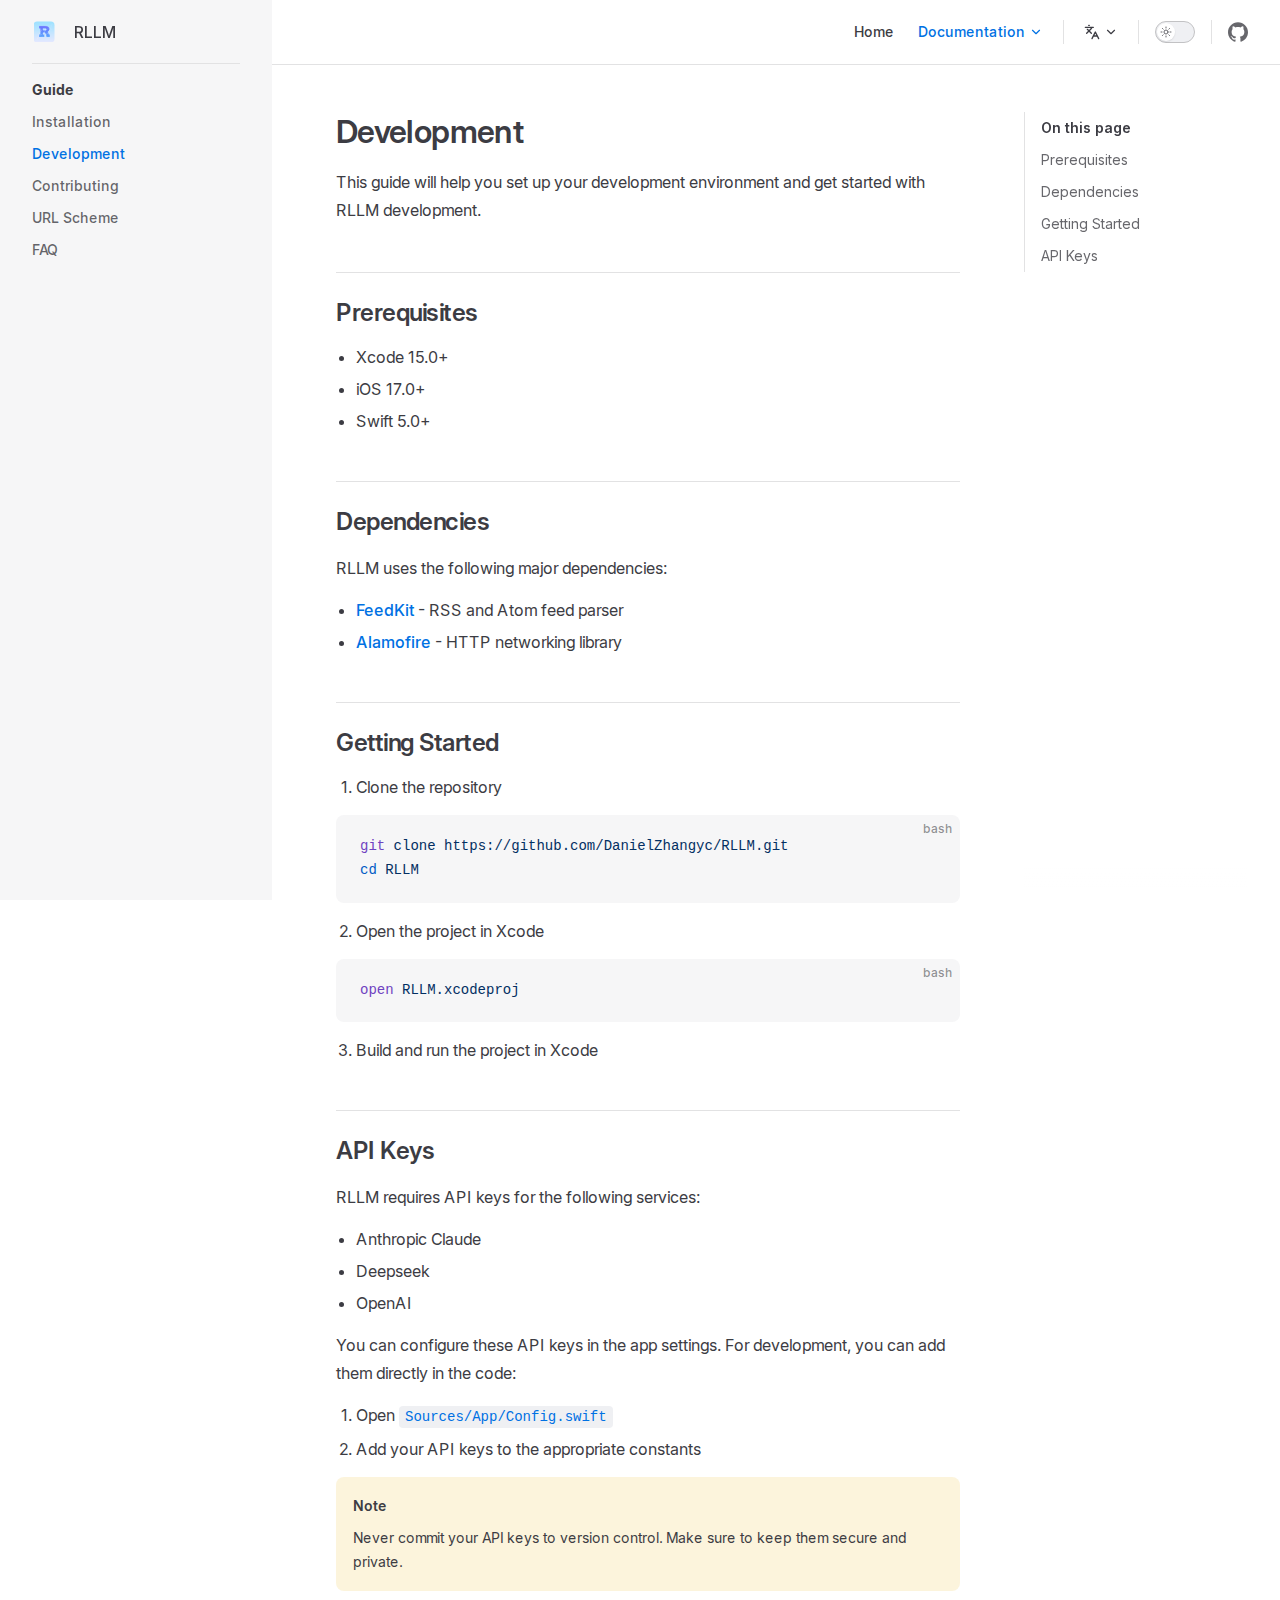
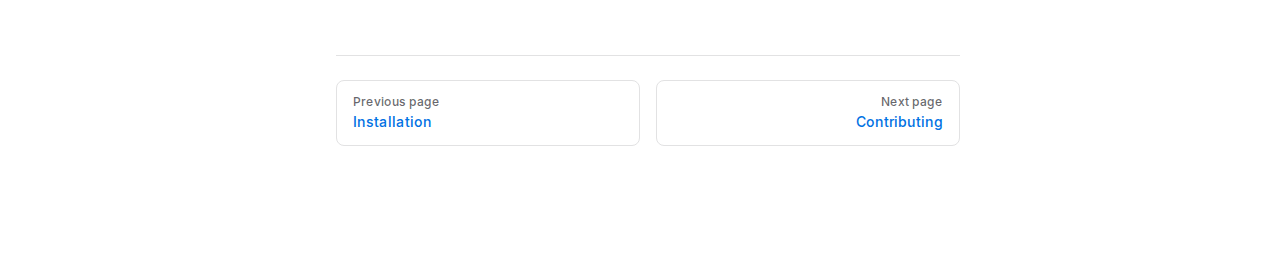
<file: guide/development.html>
<!DOCTYPE html>
<html lang="en" dir="ltr">
  <head>
    <meta charset="utf-8">
    <meta name="viewport" content="width=device-width,initial-scale=1">
    <title>Development | RLLM</title>
    <meta name="description" content="A LLM-Powered RSS Reader">
    <meta name="generator" content="VitePress v1.5.0">
    <link rel="preload stylesheet" href="/assets/style.CP6NtCDB.css" as="style">
    <link rel="preload stylesheet" href="/vp-icons.css" as="style">
    
    <script type="module" src="/assets/app.PTLyAn1L.js"></script>
    <link rel="preload" href="/assets/inter-roman-latin.Di8DUHzh.woff2" as="font" type="font/woff2" crossorigin="">
    <link rel="modulepreload" href="/assets/chunks/theme.DXMwKAdC.js">
    <link rel="modulepreload" href="/assets/chunks/framework.P9qPzDnn.js">
    <link rel="modulepreload" href="/assets/guide_development.md.CNXUaZqM.lean.js">
    <script id="check-dark-mode">(()=>{const e=localStorage.getItem("vitepress-theme-appearance")||"auto",a=window.matchMedia("(prefers-color-scheme: dark)").matches;(!e||e==="auto"?a:e==="dark")&&document.documentElement.classList.add("dark")})();</script>
    <script id="check-mac-os">document.documentElement.classList.toggle("mac",/Mac|iPhone|iPod|iPad/i.test(navigator.platform));</script>
  </head>
  <body>
    <div id="app"><div class="Layout" data-v-d8b57b2d><!--[--><!--]--><!--[--><span tabindex="-1" data-v-c8291ffa></span><a href="#VPContent" class="VPSkipLink visually-hidden" data-v-c8291ffa> Skip to content </a><!--]--><!----><header class="VPNav" data-v-d8b57b2d data-v-7ad780c2><div class="VPNavBar" data-v-7ad780c2 data-v-9fd4d1dd><div class="wrapper" data-v-9fd4d1dd><div class="container" data-v-9fd4d1dd><div class="title" data-v-9fd4d1dd><div class="VPNavBarTitle has-sidebar" data-v-9fd4d1dd data-v-9f43907a><a class="title" href="/" data-v-9f43907a><!--[--><!--]--><!--[--><!--[--><!--[--><img class="VPImage dark logo" src="/images/icon_dark.png" alt data-v-ab19afbb><!--]--><!--[--><img class="VPImage light logo" src="/images/icon.png" alt data-v-ab19afbb><!--]--><!--]--><!--]--><span data-v-9f43907a>RLLM</span><!--[--><!--]--></a></div></div><div class="content" data-v-9fd4d1dd><div class="content-body" data-v-9fd4d1dd><!--[--><!--]--><div class="VPNavBarSearch search" data-v-9fd4d1dd><!----></div><nav aria-labelledby="main-nav-aria-label" class="VPNavBarMenu menu" data-v-9fd4d1dd data-v-afb2845e><span id="main-nav-aria-label" class="visually-hidden" data-v-afb2845e> Main Navigation </span><!--[--><!--[--><a class="VPLink link VPNavBarMenuLink" href="/" tabindex="0" data-v-afb2845e data-v-815115f5><!--[--><span data-v-815115f5>Home</span><!--]--></a><!--]--><!--[--><div class="VPFlyout VPNavBarMenuGroup active" data-v-afb2845e data-v-bfe7971f><button type="button" class="button" aria-haspopup="true" aria-expanded="false" data-v-bfe7971f><span class="text" data-v-bfe7971f><!----><span data-v-bfe7971f>Documentation</span><span class="vpi-chevron-down text-icon" data-v-bfe7971f></span></span></button><div class="menu" data-v-bfe7971f><div class="VPMenu" data-v-bfe7971f data-v-20ed86d6><div class="items" data-v-20ed86d6><!--[--><!--[--><div class="VPMenuLink" data-v-20ed86d6 data-v-7eeeb2dc><a class="VPLink link" href="/guide/installation.html" data-v-7eeeb2dc><!--[--><span data-v-7eeeb2dc>Installation</span><!--]--></a></div><!--]--><!--[--><div class="VPMenuLink" data-v-20ed86d6 data-v-7eeeb2dc><a class="VPLink link active" href="/guide/development.html" data-v-7eeeb2dc><!--[--><span data-v-7eeeb2dc>Development</span><!--]--></a></div><!--]--><!--[--><div class="VPMenuLink" data-v-20ed86d6 data-v-7eeeb2dc><a class="VPLink link" href="/guide/contributing.html" data-v-7eeeb2dc><!--[--><span data-v-7eeeb2dc>Contributing</span><!--]--></a></div><!--]--><!--[--><div class="VPMenuLink" data-v-20ed86d6 data-v-7eeeb2dc><a class="VPLink link" href="/guide/url-scheme.html" data-v-7eeeb2dc><!--[--><span data-v-7eeeb2dc>URL Scheme</span><!--]--></a></div><!--]--><!--[--><div class="VPMenuLink" data-v-20ed86d6 data-v-7eeeb2dc><a class="VPLink link" href="/guide/faq.html" data-v-7eeeb2dc><!--[--><span data-v-7eeeb2dc>FAQ</span><!--]--></a></div><!--]--><!--]--></div><!--[--><!--]--></div></div></div><!--]--><!--]--></nav><div class="VPFlyout VPNavBarTranslations translations" data-v-9fd4d1dd data-v-acee064b data-v-bfe7971f><button type="button" class="button" aria-haspopup="true" aria-expanded="false" aria-label="Change language" data-v-bfe7971f><span class="text" data-v-bfe7971f><span class="vpi-languages option-icon" data-v-bfe7971f></span><!----><span class="vpi-chevron-down text-icon" data-v-bfe7971f></span></span></button><div class="menu" data-v-bfe7971f><div class="VPMenu" data-v-bfe7971f data-v-20ed86d6><!----><!--[--><!--[--><div class="items" data-v-acee064b><p class="title" data-v-acee064b>English</p><!--[--><div class="VPMenuLink" data-v-acee064b data-v-7eeeb2dc><a class="VPLink link" href="/zh/guide/development.html" data-v-7eeeb2dc><!--[--><span data-v-7eeeb2dc>简体中文</span><!--]--></a></div><!--]--></div><!--]--><!--]--></div></div></div><div class="VPNavBarAppearance appearance" data-v-9fd4d1dd data-v-3f90c1a5><button class="VPSwitch VPSwitchAppearance" type="button" role="switch" title aria-checked="false" data-v-3f90c1a5 data-v-be9742d9 data-v-b4ccac88><span class="check" data-v-b4ccac88><span class="icon" data-v-b4ccac88><!--[--><span class="vpi-sun sun" data-v-be9742d9></span><span class="vpi-moon moon" data-v-be9742d9></span><!--]--></span></span></button></div><div class="VPSocialLinks VPNavBarSocialLinks social-links" data-v-9fd4d1dd data-v-ef6192dc data-v-e71e869c><!--[--><a class="VPSocialLink no-icon" href="https://github.com/DanielZhangyc/RLLM" aria-label="github" target="_blank" rel="noopener" data-v-e71e869c data-v-60a9a2d3><span class="vpi-social-github"></span></a><!--]--></div><div class="VPFlyout VPNavBarExtra extra" data-v-9fd4d1dd data-v-f953d92f data-v-bfe7971f><button type="button" class="button" aria-haspopup="true" aria-expanded="false" aria-label="extra navigation" data-v-bfe7971f><span class="vpi-more-horizontal icon" data-v-bfe7971f></span></button><div class="menu" data-v-bfe7971f><div class="VPMenu" data-v-bfe7971f data-v-20ed86d6><!----><!--[--><!--[--><div class="group translations" data-v-f953d92f><p class="trans-title" data-v-f953d92f>English</p><!--[--><div class="VPMenuLink" data-v-f953d92f data-v-7eeeb2dc><a class="VPLink link" href="/zh/guide/development.html" data-v-7eeeb2dc><!--[--><span data-v-7eeeb2dc>简体中文</span><!--]--></a></div><!--]--></div><div class="group" data-v-f953d92f><div class="item appearance" data-v-f953d92f><p class="label" data-v-f953d92f>Appearance</p><div class="appearance-action" data-v-f953d92f><button class="VPSwitch VPSwitchAppearance" type="button" role="switch" title aria-checked="false" data-v-f953d92f data-v-be9742d9 data-v-b4ccac88><span class="check" data-v-b4ccac88><span class="icon" data-v-b4ccac88><!--[--><span class="vpi-sun sun" data-v-be9742d9></span><span class="vpi-moon moon" data-v-be9742d9></span><!--]--></span></span></button></div></div></div><div class="group" data-v-f953d92f><div class="item social-links" data-v-f953d92f><div class="VPSocialLinks social-links-list" data-v-f953d92f data-v-e71e869c><!--[--><a class="VPSocialLink no-icon" href="https://github.com/DanielZhangyc/RLLM" aria-label="github" target="_blank" rel="noopener" data-v-e71e869c data-v-60a9a2d3><span class="vpi-social-github"></span></a><!--]--></div></div></div><!--]--><!--]--></div></div></div><!--[--><!--]--><button type="button" class="VPNavBarHamburger hamburger" aria-label="mobile navigation" aria-expanded="false" aria-controls="VPNavScreen" data-v-9fd4d1dd data-v-6bee1efd><span class="container" data-v-6bee1efd><span class="top" data-v-6bee1efd></span><span class="middle" data-v-6bee1efd></span><span class="bottom" data-v-6bee1efd></span></span></button></div></div></div></div><div class="divider" data-v-9fd4d1dd><div class="divider-line" data-v-9fd4d1dd></div></div></div><!----></header><div class="VPLocalNav has-sidebar empty" data-v-d8b57b2d data-v-2488c25a><div class="container" data-v-2488c25a><button class="menu" aria-expanded="false" aria-controls="VPSidebarNav" data-v-2488c25a><span class="vpi-align-left menu-icon" data-v-2488c25a></span><span class="menu-text" data-v-2488c25a>Menu</span></button><div class="VPLocalNavOutlineDropdown" style="--vp-vh:0px;" data-v-2488c25a data-v-883964e0><button data-v-883964e0>Return to top</button><!----></div></div></div><aside class="VPSidebar" data-v-d8b57b2d data-v-42c4c606><div class="curtain" data-v-42c4c606></div><nav class="nav" id="VPSidebarNav" aria-labelledby="sidebar-aria-label" tabindex="-1" data-v-42c4c606><span class="visually-hidden" id="sidebar-aria-label" data-v-42c4c606> Sidebar Navigation </span><!--[--><!--]--><!--[--><div class="no-transition group" data-v-51288d80><section class="VPSidebarItem level-0 has-active" data-v-51288d80 data-v-edd2eed8><div class="item" role="button" tabindex="0" data-v-edd2eed8><div class="indicator" data-v-edd2eed8></div><h2 class="text" data-v-edd2eed8>Guide</h2><!----></div><div class="items" data-v-edd2eed8><!--[--><div class="VPSidebarItem level-1 is-link" data-v-edd2eed8 data-v-edd2eed8><div class="item" data-v-edd2eed8><div class="indicator" data-v-edd2eed8></div><a class="VPLink link link" href="/guide/installation.html" data-v-edd2eed8><!--[--><p class="text" data-v-edd2eed8>Installation</p><!--]--></a><!----></div><!----></div><div class="VPSidebarItem level-1 is-link" data-v-edd2eed8 data-v-edd2eed8><div class="item" data-v-edd2eed8><div class="indicator" data-v-edd2eed8></div><a class="VPLink link link" href="/guide/development.html" data-v-edd2eed8><!--[--><p class="text" data-v-edd2eed8>Development</p><!--]--></a><!----></div><!----></div><div class="VPSidebarItem level-1 is-link" data-v-edd2eed8 data-v-edd2eed8><div class="item" data-v-edd2eed8><div class="indicator" data-v-edd2eed8></div><a class="VPLink link link" href="/guide/contributing.html" data-v-edd2eed8><!--[--><p class="text" data-v-edd2eed8>Contributing</p><!--]--></a><!----></div><!----></div><div class="VPSidebarItem level-1 is-link" data-v-edd2eed8 data-v-edd2eed8><div class="item" data-v-edd2eed8><div class="indicator" data-v-edd2eed8></div><a class="VPLink link link" href="/guide/url-scheme.html" data-v-edd2eed8><!--[--><p class="text" data-v-edd2eed8>URL Scheme</p><!--]--></a><!----></div><!----></div><div class="VPSidebarItem level-1 is-link" data-v-edd2eed8 data-v-edd2eed8><div class="item" data-v-edd2eed8><div class="indicator" data-v-edd2eed8></div><a class="VPLink link link" href="/guide/faq.html" data-v-edd2eed8><!--[--><p class="text" data-v-edd2eed8>FAQ</p><!--]--></a><!----></div><!----></div><!--]--></div></section></div><!--]--><!--[--><!--]--></nav></aside><div class="VPContent has-sidebar" id="VPContent" data-v-d8b57b2d data-v-9a6c75ad><div class="VPDoc has-sidebar has-aside" data-v-9a6c75ad data-v-e6f2a212><!--[--><!--]--><div class="container" data-v-e6f2a212><div class="aside" data-v-e6f2a212><div class="aside-curtain" data-v-e6f2a212></div><div class="aside-container" data-v-e6f2a212><div class="aside-content" data-v-e6f2a212><div class="VPDocAside" data-v-e6f2a212 data-v-cb998dce><!--[--><!--]--><!--[--><!--]--><nav aria-labelledby="doc-outline-aria-label" class="VPDocAsideOutline" data-v-cb998dce data-v-f610f197><div class="content" data-v-f610f197><div class="outline-marker" data-v-f610f197></div><div aria-level="2" class="outline-title" id="doc-outline-aria-label" role="heading" data-v-f610f197>On this page</div><ul class="VPDocOutlineItem root" data-v-f610f197 data-v-53c99d69><!--[--><!--]--></ul></div></nav><!--[--><!--]--><div class="spacer" data-v-cb998dce></div><!--[--><!--]--><!----><!--[--><!--]--><!--[--><!--]--></div></div></div></div><div class="content" data-v-e6f2a212><div class="content-container" data-v-e6f2a212><!--[--><!--]--><main class="main" data-v-e6f2a212><div style="position:relative;" class="vp-doc _guide_development" data-v-e6f2a212><div><h1 id="development" tabindex="-1">Development <a class="header-anchor" href="#development" aria-label="Permalink to &quot;Development&quot;">​</a></h1><p>This guide will help you set up your development environment and get started with RLLM development.</p><h2 id="prerequisites" tabindex="-1">Prerequisites <a class="header-anchor" href="#prerequisites" aria-label="Permalink to &quot;Prerequisites&quot;">​</a></h2><ul><li>Xcode 15.0+</li><li>iOS 17.0+</li><li>Swift 5.0+</li></ul><h2 id="dependencies" tabindex="-1">Dependencies <a class="header-anchor" href="#dependencies" aria-label="Permalink to &quot;Dependencies&quot;">​</a></h2><p>RLLM uses the following major dependencies:</p><ul><li><a href="https://github.com/nmdias/FeedKit" target="_blank" rel="noreferrer">FeedKit</a> - RSS and Atom feed parser</li><li><a href="https://github.com/Alamofire/Alamofire" target="_blank" rel="noreferrer">Alamofire</a> - HTTP networking library</li></ul><h2 id="getting-started" tabindex="-1">Getting Started <a class="header-anchor" href="#getting-started" aria-label="Permalink to &quot;Getting Started&quot;">​</a></h2><ol><li>Clone the repository</li></ol><div class="language-bash vp-adaptive-theme"><button title="Copy Code" class="copy"></button><span class="lang">bash</span><pre class="shiki shiki-themes github-light github-dark vp-code" tabindex="0"><code><span class="line"><span style="--shiki-light:#6F42C1;--shiki-dark:#B392F0;">git</span><span style="--shiki-light:#032F62;--shiki-dark:#9ECBFF;"> clone</span><span style="--shiki-light:#032F62;--shiki-dark:#9ECBFF;"> https://github.com/DanielZhangyc/RLLM.git</span></span>
<span class="line"><span style="--shiki-light:#005CC5;--shiki-dark:#79B8FF;">cd</span><span style="--shiki-light:#032F62;--shiki-dark:#9ECBFF;"> RLLM</span></span></code></pre></div><ol start="2"><li>Open the project in Xcode</li></ol><div class="language-bash vp-adaptive-theme"><button title="Copy Code" class="copy"></button><span class="lang">bash</span><pre class="shiki shiki-themes github-light github-dark vp-code" tabindex="0"><code><span class="line"><span style="--shiki-light:#6F42C1;--shiki-dark:#B392F0;">open</span><span style="--shiki-light:#032F62;--shiki-dark:#9ECBFF;"> RLLM.xcodeproj</span></span></code></pre></div><ol start="3"><li>Build and run the project in Xcode</li></ol><h2 id="api-keys" tabindex="-1">API Keys <a class="header-anchor" href="#api-keys" aria-label="Permalink to &quot;API Keys&quot;">​</a></h2><p>RLLM requires API keys for the following services:</p><ul><li>Anthropic Claude</li><li>Deepseek</li><li>OpenAI</li></ul><p>You can configure these API keys in the app settings. For development, you can add them directly in the code:</p><ol><li>Open <code>Sources/App/Config.swift</code></li><li>Add your API keys to the appropriate constants</li></ol><div class="warning custom-block"><p class="custom-block-title">Note</p><p>Never commit your API keys to version control. Make sure to keep them secure and private.</p></div></div></div></main><footer class="VPDocFooter" data-v-e6f2a212 data-v-1bcd8184><!--[--><!--]--><!----><nav class="prev-next" aria-labelledby="doc-footer-aria-label" data-v-1bcd8184><span class="visually-hidden" id="doc-footer-aria-label" data-v-1bcd8184>Pager</span><div class="pager" data-v-1bcd8184><a class="VPLink link pager-link prev" href="/guide/installation.html" data-v-1bcd8184><!--[--><span class="desc" data-v-1bcd8184>Previous page</span><span class="title" data-v-1bcd8184>Installation</span><!--]--></a></div><div class="pager" data-v-1bcd8184><a class="VPLink link pager-link next" href="/guide/contributing.html" data-v-1bcd8184><!--[--><span class="desc" data-v-1bcd8184>Next page</span><span class="title" data-v-1bcd8184>Contributing</span><!--]--></a></div></nav></footer><!--[--><!--]--></div></div></div><!--[--><!--]--></div></div><footer class="VPFooter has-sidebar" data-v-d8b57b2d data-v-566314d4><div class="container" data-v-566314d4><p class="message" data-v-566314d4>Released under the MIT License.</p><p class="copyright" data-v-566314d4>Copyright © 2024-present Daniel Zhang</p></div></footer><!--[--><!--]--></div></div>
    <script>window.__VP_HASH_MAP__=JSON.parse("{\"guide_contributing.md\":\"BEStAheT\",\"guide_development.md\":\"CNXUaZqM\",\"guide_faq.md\":\"CPRUOdHU\",\"guide_installation.md\":\"BeMOd6na\",\"guide_url-scheme.md\":\"CPqVOcYs\",\"index.md\":\"vDHDuz9L\",\"zh_guide_contributing.md\":\"kDb6ntRq\",\"zh_guide_development.md\":\"CcRz5iT1\",\"zh_guide_faq.md\":\"Bleex4-o\",\"zh_guide_installation.md\":\"Dw1jYGjD\",\"zh_guide_url-scheme.md\":\"BMA6dJfY\",\"zh_index.md\":\"CVOElEX1\"}");window.__VP_SITE_DATA__=JSON.parse("{\"lang\":\"en-US\",\"dir\":\"ltr\",\"title\":\"RLLM\",\"description\":\"A LLM-Powered RSS Reader\",\"base\":\"/\",\"head\":[],\"router\":{\"prefetchLinks\":true},\"appearance\":true,\"themeConfig\":{\"logo\":{\"light\":\"/images/icon.png\",\"dark\":\"/images/icon_dark.png\"},\"socialLinks\":[{\"icon\":\"github\",\"link\":\"https://github.com/DanielZhangyc/RLLM\"}],\"footer\":{\"message\":\"Released under the MIT License.\",\"copyright\":\"Copyright © 2024-present Daniel Zhang\"}},\"locales\":{\"root\":{\"label\":\"English\",\"lang\":\"en\",\"themeConfig\":{\"nav\":[{\"text\":\"Home\",\"link\":\"/\"},{\"text\":\"Documentation\",\"items\":[{\"text\":\"Installation\",\"link\":\"/guide/installation\"},{\"text\":\"Development\",\"link\":\"/guide/development\"},{\"text\":\"Contributing\",\"link\":\"/guide/contributing\"},{\"text\":\"URL Scheme\",\"link\":\"/guide/url-scheme\"},{\"text\":\"FAQ\",\"link\":\"/guide/faq\"}]}],\"sidebar\":{\"/guide/\":[{\"text\":\"Guide\",\"items\":[{\"text\":\"Installation\",\"link\":\"/guide/installation\"},{\"text\":\"Development\",\"link\":\"/guide/development\"},{\"text\":\"Contributing\",\"link\":\"/guide/contributing\"},{\"text\":\"URL Scheme\",\"link\":\"/guide/url-scheme\"},{\"text\":\"FAQ\",\"link\":\"/guide/faq\"}]}]}}},\"zh\":{\"label\":\"简体中文\",\"lang\":\"zh-CN\",\"link\":\"/zh/\",\"themeConfig\":{\"nav\":[{\"text\":\"首页\",\"link\":\"/zh/\"},{\"text\":\"文档\",\"items\":[{\"text\":\"安装\",\"link\":\"/zh/guide/installation\"},{\"text\":\"开发\",\"link\":\"/zh/guide/development\"},{\"text\":\"贡献\",\"link\":\"/zh/guide/contributing\"},{\"text\":\"URL Scheme\",\"link\":\"/zh/guide/url-scheme\"},{\"text\":\"常见问题\",\"link\":\"/zh/guide/faq\"}]}],\"sidebar\":{\"/zh/guide/\":[{\"text\":\"指南\",\"items\":[{\"text\":\"安装\",\"link\":\"/zh/guide/installation\"},{\"text\":\"开发\",\"link\":\"/zh/guide/development\"},{\"text\":\"贡献\",\"link\":\"/zh/guide/contributing\"},{\"text\":\"URL Scheme\",\"link\":\"/zh/guide/url-scheme\"},{\"text\":\"常见问题\",\"link\":\"/zh/guide/faq\"}]}]}}}},\"scrollOffset\":134,\"cleanUrls\":false}");</script>
    
  </body>
</html>
</file>
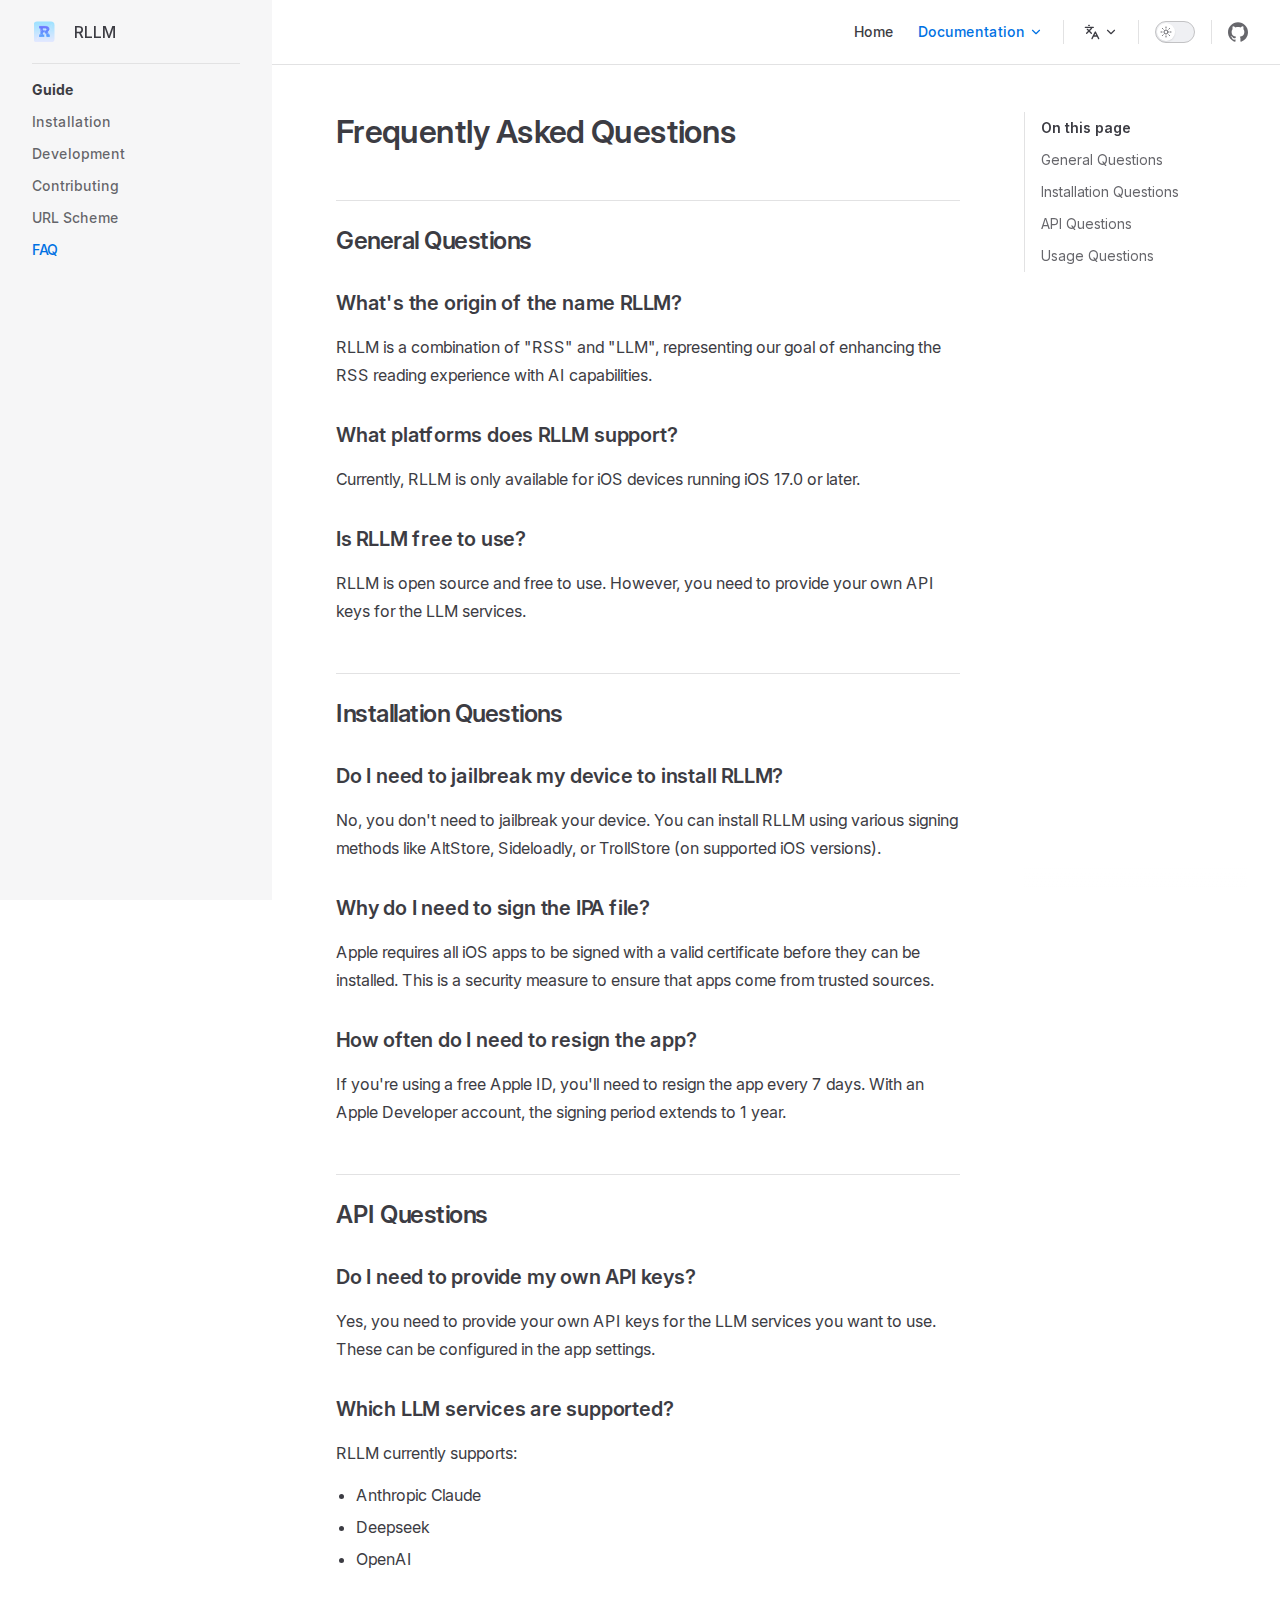
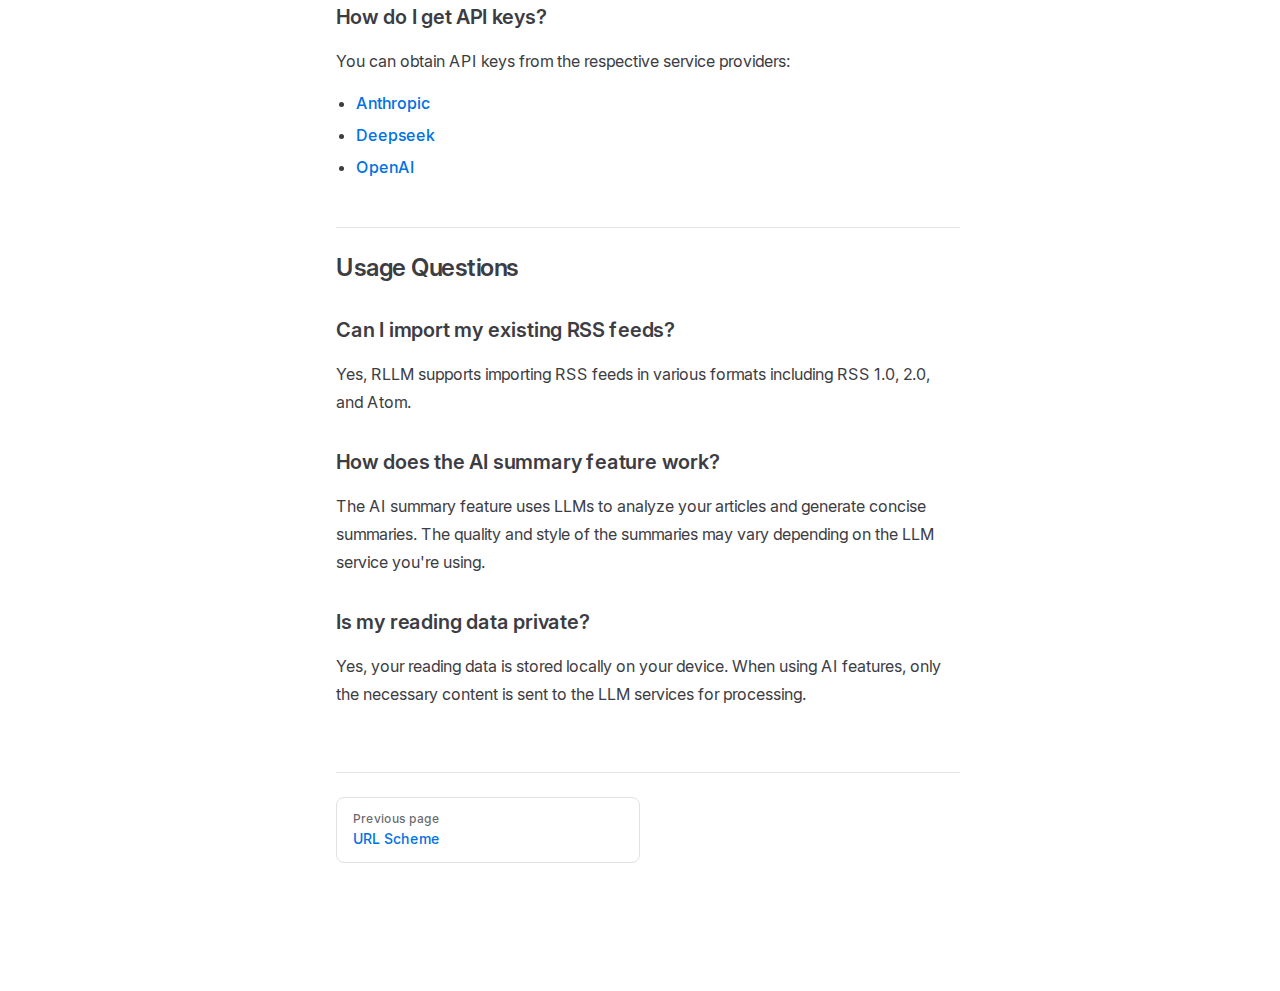
<file: guide/faq.html>
<!DOCTYPE html>
<html lang="en" dir="ltr">
  <head>
    <meta charset="utf-8">
    <meta name="viewport" content="width=device-width,initial-scale=1">
    <title>Frequently Asked Questions | RLLM</title>
    <meta name="description" content="A LLM-Powered RSS Reader">
    <meta name="generator" content="VitePress v1.5.0">
    <link rel="preload stylesheet" href="/assets/style.CP6NtCDB.css" as="style">
    <link rel="preload stylesheet" href="/vp-icons.css" as="style">
    
    <script type="module" src="/assets/app.PTLyAn1L.js"></script>
    <link rel="preload" href="/assets/inter-roman-latin.Di8DUHzh.woff2" as="font" type="font/woff2" crossorigin="">
    <link rel="modulepreload" href="/assets/chunks/theme.DXMwKAdC.js">
    <link rel="modulepreload" href="/assets/chunks/framework.P9qPzDnn.js">
    <link rel="modulepreload" href="/assets/guide_faq.md.CPRUOdHU.lean.js">
    <script id="check-dark-mode">(()=>{const e=localStorage.getItem("vitepress-theme-appearance")||"auto",a=window.matchMedia("(prefers-color-scheme: dark)").matches;(!e||e==="auto"?a:e==="dark")&&document.documentElement.classList.add("dark")})();</script>
    <script id="check-mac-os">document.documentElement.classList.toggle("mac",/Mac|iPhone|iPod|iPad/i.test(navigator.platform));</script>
  </head>
  <body>
    <div id="app"><div class="Layout" data-v-d8b57b2d><!--[--><!--]--><!--[--><span tabindex="-1" data-v-c8291ffa></span><a href="#VPContent" class="VPSkipLink visually-hidden" data-v-c8291ffa> Skip to content </a><!--]--><!----><header class="VPNav" data-v-d8b57b2d data-v-7ad780c2><div class="VPNavBar" data-v-7ad780c2 data-v-9fd4d1dd><div class="wrapper" data-v-9fd4d1dd><div class="container" data-v-9fd4d1dd><div class="title" data-v-9fd4d1dd><div class="VPNavBarTitle has-sidebar" data-v-9fd4d1dd data-v-9f43907a><a class="title" href="/" data-v-9f43907a><!--[--><!--]--><!--[--><!--[--><!--[--><img class="VPImage dark logo" src="/images/icon_dark.png" alt data-v-ab19afbb><!--]--><!--[--><img class="VPImage light logo" src="/images/icon.png" alt data-v-ab19afbb><!--]--><!--]--><!--]--><span data-v-9f43907a>RLLM</span><!--[--><!--]--></a></div></div><div class="content" data-v-9fd4d1dd><div class="content-body" data-v-9fd4d1dd><!--[--><!--]--><div class="VPNavBarSearch search" data-v-9fd4d1dd><!----></div><nav aria-labelledby="main-nav-aria-label" class="VPNavBarMenu menu" data-v-9fd4d1dd data-v-afb2845e><span id="main-nav-aria-label" class="visually-hidden" data-v-afb2845e> Main Navigation </span><!--[--><!--[--><a class="VPLink link VPNavBarMenuLink" href="/" tabindex="0" data-v-afb2845e data-v-815115f5><!--[--><span data-v-815115f5>Home</span><!--]--></a><!--]--><!--[--><div class="VPFlyout VPNavBarMenuGroup active" data-v-afb2845e data-v-bfe7971f><button type="button" class="button" aria-haspopup="true" aria-expanded="false" data-v-bfe7971f><span class="text" data-v-bfe7971f><!----><span data-v-bfe7971f>Documentation</span><span class="vpi-chevron-down text-icon" data-v-bfe7971f></span></span></button><div class="menu" data-v-bfe7971f><div class="VPMenu" data-v-bfe7971f data-v-20ed86d6><div class="items" data-v-20ed86d6><!--[--><!--[--><div class="VPMenuLink" data-v-20ed86d6 data-v-7eeeb2dc><a class="VPLink link" href="/guide/installation.html" data-v-7eeeb2dc><!--[--><span data-v-7eeeb2dc>Installation</span><!--]--></a></div><!--]--><!--[--><div class="VPMenuLink" data-v-20ed86d6 data-v-7eeeb2dc><a class="VPLink link" href="/guide/development.html" data-v-7eeeb2dc><!--[--><span data-v-7eeeb2dc>Development</span><!--]--></a></div><!--]--><!--[--><div class="VPMenuLink" data-v-20ed86d6 data-v-7eeeb2dc><a class="VPLink link" href="/guide/contributing.html" data-v-7eeeb2dc><!--[--><span data-v-7eeeb2dc>Contributing</span><!--]--></a></div><!--]--><!--[--><div class="VPMenuLink" data-v-20ed86d6 data-v-7eeeb2dc><a class="VPLink link" href="/guide/url-scheme.html" data-v-7eeeb2dc><!--[--><span data-v-7eeeb2dc>URL Scheme</span><!--]--></a></div><!--]--><!--[--><div class="VPMenuLink" data-v-20ed86d6 data-v-7eeeb2dc><a class="VPLink link active" href="/guide/faq.html" data-v-7eeeb2dc><!--[--><span data-v-7eeeb2dc>FAQ</span><!--]--></a></div><!--]--><!--]--></div><!--[--><!--]--></div></div></div><!--]--><!--]--></nav><div class="VPFlyout VPNavBarTranslations translations" data-v-9fd4d1dd data-v-acee064b data-v-bfe7971f><button type="button" class="button" aria-haspopup="true" aria-expanded="false" aria-label="Change language" data-v-bfe7971f><span class="text" data-v-bfe7971f><span class="vpi-languages option-icon" data-v-bfe7971f></span><!----><span class="vpi-chevron-down text-icon" data-v-bfe7971f></span></span></button><div class="menu" data-v-bfe7971f><div class="VPMenu" data-v-bfe7971f data-v-20ed86d6><!----><!--[--><!--[--><div class="items" data-v-acee064b><p class="title" data-v-acee064b>English</p><!--[--><div class="VPMenuLink" data-v-acee064b data-v-7eeeb2dc><a class="VPLink link" href="/zh/guide/faq.html" data-v-7eeeb2dc><!--[--><span data-v-7eeeb2dc>简体中文</span><!--]--></a></div><!--]--></div><!--]--><!--]--></div></div></div><div class="VPNavBarAppearance appearance" data-v-9fd4d1dd data-v-3f90c1a5><button class="VPSwitch VPSwitchAppearance" type="button" role="switch" title aria-checked="false" data-v-3f90c1a5 data-v-be9742d9 data-v-b4ccac88><span class="check" data-v-b4ccac88><span class="icon" data-v-b4ccac88><!--[--><span class="vpi-sun sun" data-v-be9742d9></span><span class="vpi-moon moon" data-v-be9742d9></span><!--]--></span></span></button></div><div class="VPSocialLinks VPNavBarSocialLinks social-links" data-v-9fd4d1dd data-v-ef6192dc data-v-e71e869c><!--[--><a class="VPSocialLink no-icon" href="https://github.com/DanielZhangyc/RLLM" aria-label="github" target="_blank" rel="noopener" data-v-e71e869c data-v-60a9a2d3><span class="vpi-social-github"></span></a><!--]--></div><div class="VPFlyout VPNavBarExtra extra" data-v-9fd4d1dd data-v-f953d92f data-v-bfe7971f><button type="button" class="button" aria-haspopup="true" aria-expanded="false" aria-label="extra navigation" data-v-bfe7971f><span class="vpi-more-horizontal icon" data-v-bfe7971f></span></button><div class="menu" data-v-bfe7971f><div class="VPMenu" data-v-bfe7971f data-v-20ed86d6><!----><!--[--><!--[--><div class="group translations" data-v-f953d92f><p class="trans-title" data-v-f953d92f>English</p><!--[--><div class="VPMenuLink" data-v-f953d92f data-v-7eeeb2dc><a class="VPLink link" href="/zh/guide/faq.html" data-v-7eeeb2dc><!--[--><span data-v-7eeeb2dc>简体中文</span><!--]--></a></div><!--]--></div><div class="group" data-v-f953d92f><div class="item appearance" data-v-f953d92f><p class="label" data-v-f953d92f>Appearance</p><div class="appearance-action" data-v-f953d92f><button class="VPSwitch VPSwitchAppearance" type="button" role="switch" title aria-checked="false" data-v-f953d92f data-v-be9742d9 data-v-b4ccac88><span class="check" data-v-b4ccac88><span class="icon" data-v-b4ccac88><!--[--><span class="vpi-sun sun" data-v-be9742d9></span><span class="vpi-moon moon" data-v-be9742d9></span><!--]--></span></span></button></div></div></div><div class="group" data-v-f953d92f><div class="item social-links" data-v-f953d92f><div class="VPSocialLinks social-links-list" data-v-f953d92f data-v-e71e869c><!--[--><a class="VPSocialLink no-icon" href="https://github.com/DanielZhangyc/RLLM" aria-label="github" target="_blank" rel="noopener" data-v-e71e869c data-v-60a9a2d3><span class="vpi-social-github"></span></a><!--]--></div></div></div><!--]--><!--]--></div></div></div><!--[--><!--]--><button type="button" class="VPNavBarHamburger hamburger" aria-label="mobile navigation" aria-expanded="false" aria-controls="VPNavScreen" data-v-9fd4d1dd data-v-6bee1efd><span class="container" data-v-6bee1efd><span class="top" data-v-6bee1efd></span><span class="middle" data-v-6bee1efd></span><span class="bottom" data-v-6bee1efd></span></span></button></div></div></div></div><div class="divider" data-v-9fd4d1dd><div class="divider-line" data-v-9fd4d1dd></div></div></div><!----></header><div class="VPLocalNav has-sidebar empty" data-v-d8b57b2d data-v-2488c25a><div class="container" data-v-2488c25a><button class="menu" aria-expanded="false" aria-controls="VPSidebarNav" data-v-2488c25a><span class="vpi-align-left menu-icon" data-v-2488c25a></span><span class="menu-text" data-v-2488c25a>Menu</span></button><div class="VPLocalNavOutlineDropdown" style="--vp-vh:0px;" data-v-2488c25a data-v-883964e0><button data-v-883964e0>Return to top</button><!----></div></div></div><aside class="VPSidebar" data-v-d8b57b2d data-v-42c4c606><div class="curtain" data-v-42c4c606></div><nav class="nav" id="VPSidebarNav" aria-labelledby="sidebar-aria-label" tabindex="-1" data-v-42c4c606><span class="visually-hidden" id="sidebar-aria-label" data-v-42c4c606> Sidebar Navigation </span><!--[--><!--]--><!--[--><div class="no-transition group" data-v-51288d80><section class="VPSidebarItem level-0 has-active" data-v-51288d80 data-v-edd2eed8><div class="item" role="button" tabindex="0" data-v-edd2eed8><div class="indicator" data-v-edd2eed8></div><h2 class="text" data-v-edd2eed8>Guide</h2><!----></div><div class="items" data-v-edd2eed8><!--[--><div class="VPSidebarItem level-1 is-link" data-v-edd2eed8 data-v-edd2eed8><div class="item" data-v-edd2eed8><div class="indicator" data-v-edd2eed8></div><a class="VPLink link link" href="/guide/installation.html" data-v-edd2eed8><!--[--><p class="text" data-v-edd2eed8>Installation</p><!--]--></a><!----></div><!----></div><div class="VPSidebarItem level-1 is-link" data-v-edd2eed8 data-v-edd2eed8><div class="item" data-v-edd2eed8><div class="indicator" data-v-edd2eed8></div><a class="VPLink link link" href="/guide/development.html" data-v-edd2eed8><!--[--><p class="text" data-v-edd2eed8>Development</p><!--]--></a><!----></div><!----></div><div class="VPSidebarItem level-1 is-link" data-v-edd2eed8 data-v-edd2eed8><div class="item" data-v-edd2eed8><div class="indicator" data-v-edd2eed8></div><a class="VPLink link link" href="/guide/contributing.html" data-v-edd2eed8><!--[--><p class="text" data-v-edd2eed8>Contributing</p><!--]--></a><!----></div><!----></div><div class="VPSidebarItem level-1 is-link" data-v-edd2eed8 data-v-edd2eed8><div class="item" data-v-edd2eed8><div class="indicator" data-v-edd2eed8></div><a class="VPLink link link" href="/guide/url-scheme.html" data-v-edd2eed8><!--[--><p class="text" data-v-edd2eed8>URL Scheme</p><!--]--></a><!----></div><!----></div><div class="VPSidebarItem level-1 is-link" data-v-edd2eed8 data-v-edd2eed8><div class="item" data-v-edd2eed8><div class="indicator" data-v-edd2eed8></div><a class="VPLink link link" href="/guide/faq.html" data-v-edd2eed8><!--[--><p class="text" data-v-edd2eed8>FAQ</p><!--]--></a><!----></div><!----></div><!--]--></div></section></div><!--]--><!--[--><!--]--></nav></aside><div class="VPContent has-sidebar" id="VPContent" data-v-d8b57b2d data-v-9a6c75ad><div class="VPDoc has-sidebar has-aside" data-v-9a6c75ad data-v-e6f2a212><!--[--><!--]--><div class="container" data-v-e6f2a212><div class="aside" data-v-e6f2a212><div class="aside-curtain" data-v-e6f2a212></div><div class="aside-container" data-v-e6f2a212><div class="aside-content" data-v-e6f2a212><div class="VPDocAside" data-v-e6f2a212 data-v-cb998dce><!--[--><!--]--><!--[--><!--]--><nav aria-labelledby="doc-outline-aria-label" class="VPDocAsideOutline" data-v-cb998dce data-v-f610f197><div class="content" data-v-f610f197><div class="outline-marker" data-v-f610f197></div><div aria-level="2" class="outline-title" id="doc-outline-aria-label" role="heading" data-v-f610f197>On this page</div><ul class="VPDocOutlineItem root" data-v-f610f197 data-v-53c99d69><!--[--><!--]--></ul></div></nav><!--[--><!--]--><div class="spacer" data-v-cb998dce></div><!--[--><!--]--><!----><!--[--><!--]--><!--[--><!--]--></div></div></div></div><div class="content" data-v-e6f2a212><div class="content-container" data-v-e6f2a212><!--[--><!--]--><main class="main" data-v-e6f2a212><div style="position:relative;" class="vp-doc _guide_faq" data-v-e6f2a212><div><h1 id="frequently-asked-questions" tabindex="-1">Frequently Asked Questions <a class="header-anchor" href="#frequently-asked-questions" aria-label="Permalink to &quot;Frequently Asked Questions&quot;">​</a></h1><h2 id="general-questions" tabindex="-1">General Questions <a class="header-anchor" href="#general-questions" aria-label="Permalink to &quot;General Questions&quot;">​</a></h2><h3 id="what-s-the-origin-of-the-name-rllm" tabindex="-1">What&#39;s the origin of the name RLLM? <a class="header-anchor" href="#what-s-the-origin-of-the-name-rllm" aria-label="Permalink to &quot;What&#39;s the origin of the name RLLM?&quot;">​</a></h3><p>RLLM is a combination of &quot;RSS&quot; and &quot;LLM&quot;, representing our goal of enhancing the RSS reading experience with AI capabilities.</p><h3 id="what-platforms-does-rllm-support" tabindex="-1">What platforms does RLLM support? <a class="header-anchor" href="#what-platforms-does-rllm-support" aria-label="Permalink to &quot;What platforms does RLLM support?&quot;">​</a></h3><p>Currently, RLLM is only available for iOS devices running iOS 17.0 or later.</p><h3 id="is-rllm-free-to-use" tabindex="-1">Is RLLM free to use? <a class="header-anchor" href="#is-rllm-free-to-use" aria-label="Permalink to &quot;Is RLLM free to use?&quot;">​</a></h3><p>RLLM is open source and free to use. However, you need to provide your own API keys for the LLM services.</p><h2 id="installation-questions" tabindex="-1">Installation Questions <a class="header-anchor" href="#installation-questions" aria-label="Permalink to &quot;Installation Questions&quot;">​</a></h2><h3 id="do-i-need-to-jailbreak-my-device-to-install-rllm" tabindex="-1">Do I need to jailbreak my device to install RLLM? <a class="header-anchor" href="#do-i-need-to-jailbreak-my-device-to-install-rllm" aria-label="Permalink to &quot;Do I need to jailbreak my device to install RLLM?&quot;">​</a></h3><p>No, you don&#39;t need to jailbreak your device. You can install RLLM using various signing methods like AltStore, Sideloadly, or TrollStore (on supported iOS versions).</p><h3 id="why-do-i-need-to-sign-the-ipa-file" tabindex="-1">Why do I need to sign the IPA file? <a class="header-anchor" href="#why-do-i-need-to-sign-the-ipa-file" aria-label="Permalink to &quot;Why do I need to sign the IPA file?&quot;">​</a></h3><p>Apple requires all iOS apps to be signed with a valid certificate before they can be installed. This is a security measure to ensure that apps come from trusted sources.</p><h3 id="how-often-do-i-need-to-resign-the-app" tabindex="-1">How often do I need to resign the app? <a class="header-anchor" href="#how-often-do-i-need-to-resign-the-app" aria-label="Permalink to &quot;How often do I need to resign the app?&quot;">​</a></h3><p>If you&#39;re using a free Apple ID, you&#39;ll need to resign the app every 7 days. With an Apple Developer account, the signing period extends to 1 year.</p><h2 id="api-questions" tabindex="-1">API Questions <a class="header-anchor" href="#api-questions" aria-label="Permalink to &quot;API Questions&quot;">​</a></h2><h3 id="do-i-need-to-provide-my-own-api-keys" tabindex="-1">Do I need to provide my own API keys? <a class="header-anchor" href="#do-i-need-to-provide-my-own-api-keys" aria-label="Permalink to &quot;Do I need to provide my own API keys?&quot;">​</a></h3><p>Yes, you need to provide your own API keys for the LLM services you want to use. These can be configured in the app settings.</p><h3 id="which-llm-services-are-supported" tabindex="-1">Which LLM services are supported? <a class="header-anchor" href="#which-llm-services-are-supported" aria-label="Permalink to &quot;Which LLM services are supported?&quot;">​</a></h3><p>RLLM currently supports:</p><ul><li>Anthropic Claude</li><li>Deepseek</li><li>OpenAI</li></ul><h3 id="how-do-i-get-api-keys" tabindex="-1">How do I get API keys? <a class="header-anchor" href="#how-do-i-get-api-keys" aria-label="Permalink to &quot;How do I get API keys?&quot;">​</a></h3><p>You can obtain API keys from the respective service providers:</p><ul><li><a href="https://www.anthropic.com/" target="_blank" rel="noreferrer">Anthropic</a></li><li><a href="https://deepseek.ai/" target="_blank" rel="noreferrer">Deepseek</a></li><li><a href="https://openai.com/" target="_blank" rel="noreferrer">OpenAI</a></li></ul><h2 id="usage-questions" tabindex="-1">Usage Questions <a class="header-anchor" href="#usage-questions" aria-label="Permalink to &quot;Usage Questions&quot;">​</a></h2><h3 id="can-i-import-my-existing-rss-feeds" tabindex="-1">Can I import my existing RSS feeds? <a class="header-anchor" href="#can-i-import-my-existing-rss-feeds" aria-label="Permalink to &quot;Can I import my existing RSS feeds?&quot;">​</a></h3><p>Yes, RLLM supports importing RSS feeds in various formats including RSS 1.0, 2.0, and Atom.</p><h3 id="how-does-the-ai-summary-feature-work" tabindex="-1">How does the AI summary feature work? <a class="header-anchor" href="#how-does-the-ai-summary-feature-work" aria-label="Permalink to &quot;How does the AI summary feature work?&quot;">​</a></h3><p>The AI summary feature uses LLMs to analyze your articles and generate concise summaries. The quality and style of the summaries may vary depending on the LLM service you&#39;re using.</p><h3 id="is-my-reading-data-private" tabindex="-1">Is my reading data private? <a class="header-anchor" href="#is-my-reading-data-private" aria-label="Permalink to &quot;Is my reading data private?&quot;">​</a></h3><p>Yes, your reading data is stored locally on your device. When using AI features, only the necessary content is sent to the LLM services for processing.</p></div></div></main><footer class="VPDocFooter" data-v-e6f2a212 data-v-1bcd8184><!--[--><!--]--><!----><nav class="prev-next" aria-labelledby="doc-footer-aria-label" data-v-1bcd8184><span class="visually-hidden" id="doc-footer-aria-label" data-v-1bcd8184>Pager</span><div class="pager" data-v-1bcd8184><a class="VPLink link pager-link prev" href="/guide/url-scheme.html" data-v-1bcd8184><!--[--><span class="desc" data-v-1bcd8184>Previous page</span><span class="title" data-v-1bcd8184>URL Scheme</span><!--]--></a></div><div class="pager" data-v-1bcd8184><!----></div></nav></footer><!--[--><!--]--></div></div></div><!--[--><!--]--></div></div><footer class="VPFooter has-sidebar" data-v-d8b57b2d data-v-566314d4><div class="container" data-v-566314d4><p class="message" data-v-566314d4>Released under the MIT License.</p><p class="copyright" data-v-566314d4>Copyright © 2024-present Daniel Zhang</p></div></footer><!--[--><!--]--></div></div>
    <script>window.__VP_HASH_MAP__=JSON.parse("{\"guide_contributing.md\":\"BEStAheT\",\"guide_development.md\":\"CNXUaZqM\",\"guide_faq.md\":\"CPRUOdHU\",\"guide_installation.md\":\"BeMOd6na\",\"guide_url-scheme.md\":\"CPqVOcYs\",\"index.md\":\"vDHDuz9L\",\"zh_guide_contributing.md\":\"kDb6ntRq\",\"zh_guide_development.md\":\"CcRz5iT1\",\"zh_guide_faq.md\":\"Bleex4-o\",\"zh_guide_installation.md\":\"Dw1jYGjD\",\"zh_guide_url-scheme.md\":\"BMA6dJfY\",\"zh_index.md\":\"CVOElEX1\"}");window.__VP_SITE_DATA__=JSON.parse("{\"lang\":\"en-US\",\"dir\":\"ltr\",\"title\":\"RLLM\",\"description\":\"A LLM-Powered RSS Reader\",\"base\":\"/\",\"head\":[],\"router\":{\"prefetchLinks\":true},\"appearance\":true,\"themeConfig\":{\"logo\":{\"light\":\"/images/icon.png\",\"dark\":\"/images/icon_dark.png\"},\"socialLinks\":[{\"icon\":\"github\",\"link\":\"https://github.com/DanielZhangyc/RLLM\"}],\"footer\":{\"message\":\"Released under the MIT License.\",\"copyright\":\"Copyright © 2024-present Daniel Zhang\"}},\"locales\":{\"root\":{\"label\":\"English\",\"lang\":\"en\",\"themeConfig\":{\"nav\":[{\"text\":\"Home\",\"link\":\"/\"},{\"text\":\"Documentation\",\"items\":[{\"text\":\"Installation\",\"link\":\"/guide/installation\"},{\"text\":\"Development\",\"link\":\"/guide/development\"},{\"text\":\"Contributing\",\"link\":\"/guide/contributing\"},{\"text\":\"URL Scheme\",\"link\":\"/guide/url-scheme\"},{\"text\":\"FAQ\",\"link\":\"/guide/faq\"}]}],\"sidebar\":{\"/guide/\":[{\"text\":\"Guide\",\"items\":[{\"text\":\"Installation\",\"link\":\"/guide/installation\"},{\"text\":\"Development\",\"link\":\"/guide/development\"},{\"text\":\"Contributing\",\"link\":\"/guide/contributing\"},{\"text\":\"URL Scheme\",\"link\":\"/guide/url-scheme\"},{\"text\":\"FAQ\",\"link\":\"/guide/faq\"}]}]}}},\"zh\":{\"label\":\"简体中文\",\"lang\":\"zh-CN\",\"link\":\"/zh/\",\"themeConfig\":{\"nav\":[{\"text\":\"首页\",\"link\":\"/zh/\"},{\"text\":\"文档\",\"items\":[{\"text\":\"安装\",\"link\":\"/zh/guide/installation\"},{\"text\":\"开发\",\"link\":\"/zh/guide/development\"},{\"text\":\"贡献\",\"link\":\"/zh/guide/contributing\"},{\"text\":\"URL Scheme\",\"link\":\"/zh/guide/url-scheme\"},{\"text\":\"常见问题\",\"link\":\"/zh/guide/faq\"}]}],\"sidebar\":{\"/zh/guide/\":[{\"text\":\"指南\",\"items\":[{\"text\":\"安装\",\"link\":\"/zh/guide/installation\"},{\"text\":\"开发\",\"link\":\"/zh/guide/development\"},{\"text\":\"贡献\",\"link\":\"/zh/guide/contributing\"},{\"text\":\"URL Scheme\",\"link\":\"/zh/guide/url-scheme\"},{\"text\":\"常见问题\",\"link\":\"/zh/guide/faq\"}]}]}}}},\"scrollOffset\":134,\"cleanUrls\":false}");</script>
    
  </body>
</html>
</file>
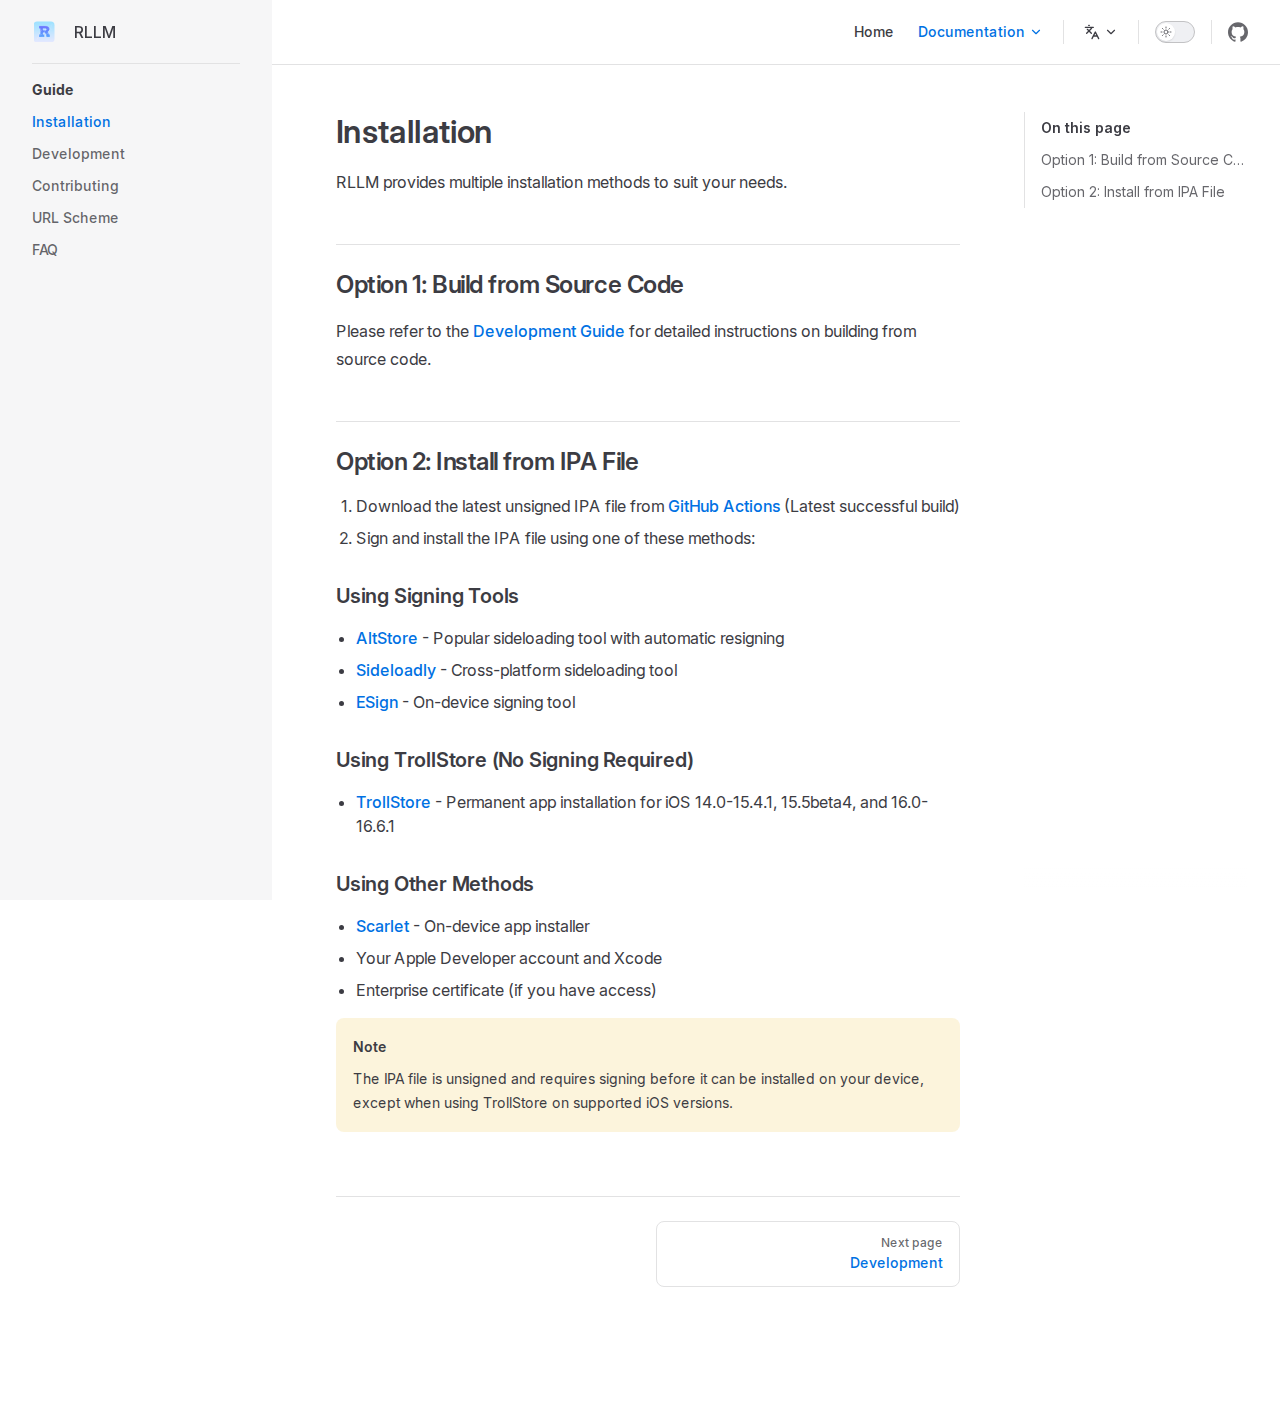
<file: guide/installation.html>
<!DOCTYPE html>
<html lang="en" dir="ltr">
  <head>
    <meta charset="utf-8">
    <meta name="viewport" content="width=device-width,initial-scale=1">
    <title>Installation | RLLM</title>
    <meta name="description" content="A LLM-Powered RSS Reader">
    <meta name="generator" content="VitePress v1.5.0">
    <link rel="preload stylesheet" href="/assets/style.CP6NtCDB.css" as="style">
    <link rel="preload stylesheet" href="/vp-icons.css" as="style">
    
    <script type="module" src="/assets/app.PTLyAn1L.js"></script>
    <link rel="preload" href="/assets/inter-roman-latin.Di8DUHzh.woff2" as="font" type="font/woff2" crossorigin="">
    <link rel="modulepreload" href="/assets/chunks/theme.DXMwKAdC.js">
    <link rel="modulepreload" href="/assets/chunks/framework.P9qPzDnn.js">
    <link rel="modulepreload" href="/assets/guide_installation.md.BeMOd6na.lean.js">
    <script id="check-dark-mode">(()=>{const e=localStorage.getItem("vitepress-theme-appearance")||"auto",a=window.matchMedia("(prefers-color-scheme: dark)").matches;(!e||e==="auto"?a:e==="dark")&&document.documentElement.classList.add("dark")})();</script>
    <script id="check-mac-os">document.documentElement.classList.toggle("mac",/Mac|iPhone|iPod|iPad/i.test(navigator.platform));</script>
  </head>
  <body>
    <div id="app"><div class="Layout" data-v-d8b57b2d><!--[--><!--]--><!--[--><span tabindex="-1" data-v-c8291ffa></span><a href="#VPContent" class="VPSkipLink visually-hidden" data-v-c8291ffa> Skip to content </a><!--]--><!----><header class="VPNav" data-v-d8b57b2d data-v-7ad780c2><div class="VPNavBar" data-v-7ad780c2 data-v-9fd4d1dd><div class="wrapper" data-v-9fd4d1dd><div class="container" data-v-9fd4d1dd><div class="title" data-v-9fd4d1dd><div class="VPNavBarTitle has-sidebar" data-v-9fd4d1dd data-v-9f43907a><a class="title" href="/" data-v-9f43907a><!--[--><!--]--><!--[--><!--[--><!--[--><img class="VPImage dark logo" src="/images/icon_dark.png" alt data-v-ab19afbb><!--]--><!--[--><img class="VPImage light logo" src="/images/icon.png" alt data-v-ab19afbb><!--]--><!--]--><!--]--><span data-v-9f43907a>RLLM</span><!--[--><!--]--></a></div></div><div class="content" data-v-9fd4d1dd><div class="content-body" data-v-9fd4d1dd><!--[--><!--]--><div class="VPNavBarSearch search" data-v-9fd4d1dd><!----></div><nav aria-labelledby="main-nav-aria-label" class="VPNavBarMenu menu" data-v-9fd4d1dd data-v-afb2845e><span id="main-nav-aria-label" class="visually-hidden" data-v-afb2845e> Main Navigation </span><!--[--><!--[--><a class="VPLink link VPNavBarMenuLink" href="/" tabindex="0" data-v-afb2845e data-v-815115f5><!--[--><span data-v-815115f5>Home</span><!--]--></a><!--]--><!--[--><div class="VPFlyout VPNavBarMenuGroup active" data-v-afb2845e data-v-bfe7971f><button type="button" class="button" aria-haspopup="true" aria-expanded="false" data-v-bfe7971f><span class="text" data-v-bfe7971f><!----><span data-v-bfe7971f>Documentation</span><span class="vpi-chevron-down text-icon" data-v-bfe7971f></span></span></button><div class="menu" data-v-bfe7971f><div class="VPMenu" data-v-bfe7971f data-v-20ed86d6><div class="items" data-v-20ed86d6><!--[--><!--[--><div class="VPMenuLink" data-v-20ed86d6 data-v-7eeeb2dc><a class="VPLink link active" href="/guide/installation.html" data-v-7eeeb2dc><!--[--><span data-v-7eeeb2dc>Installation</span><!--]--></a></div><!--]--><!--[--><div class="VPMenuLink" data-v-20ed86d6 data-v-7eeeb2dc><a class="VPLink link" href="/guide/development.html" data-v-7eeeb2dc><!--[--><span data-v-7eeeb2dc>Development</span><!--]--></a></div><!--]--><!--[--><div class="VPMenuLink" data-v-20ed86d6 data-v-7eeeb2dc><a class="VPLink link" href="/guide/contributing.html" data-v-7eeeb2dc><!--[--><span data-v-7eeeb2dc>Contributing</span><!--]--></a></div><!--]--><!--[--><div class="VPMenuLink" data-v-20ed86d6 data-v-7eeeb2dc><a class="VPLink link" href="/guide/url-scheme.html" data-v-7eeeb2dc><!--[--><span data-v-7eeeb2dc>URL Scheme</span><!--]--></a></div><!--]--><!--[--><div class="VPMenuLink" data-v-20ed86d6 data-v-7eeeb2dc><a class="VPLink link" href="/guide/faq.html" data-v-7eeeb2dc><!--[--><span data-v-7eeeb2dc>FAQ</span><!--]--></a></div><!--]--><!--]--></div><!--[--><!--]--></div></div></div><!--]--><!--]--></nav><div class="VPFlyout VPNavBarTranslations translations" data-v-9fd4d1dd data-v-acee064b data-v-bfe7971f><button type="button" class="button" aria-haspopup="true" aria-expanded="false" aria-label="Change language" data-v-bfe7971f><span class="text" data-v-bfe7971f><span class="vpi-languages option-icon" data-v-bfe7971f></span><!----><span class="vpi-chevron-down text-icon" data-v-bfe7971f></span></span></button><div class="menu" data-v-bfe7971f><div class="VPMenu" data-v-bfe7971f data-v-20ed86d6><!----><!--[--><!--[--><div class="items" data-v-acee064b><p class="title" data-v-acee064b>English</p><!--[--><div class="VPMenuLink" data-v-acee064b data-v-7eeeb2dc><a class="VPLink link" href="/zh/guide/installation.html" data-v-7eeeb2dc><!--[--><span data-v-7eeeb2dc>简体中文</span><!--]--></a></div><!--]--></div><!--]--><!--]--></div></div></div><div class="VPNavBarAppearance appearance" data-v-9fd4d1dd data-v-3f90c1a5><button class="VPSwitch VPSwitchAppearance" type="button" role="switch" title aria-checked="false" data-v-3f90c1a5 data-v-be9742d9 data-v-b4ccac88><span class="check" data-v-b4ccac88><span class="icon" data-v-b4ccac88><!--[--><span class="vpi-sun sun" data-v-be9742d9></span><span class="vpi-moon moon" data-v-be9742d9></span><!--]--></span></span></button></div><div class="VPSocialLinks VPNavBarSocialLinks social-links" data-v-9fd4d1dd data-v-ef6192dc data-v-e71e869c><!--[--><a class="VPSocialLink no-icon" href="https://github.com/DanielZhangyc/RLLM" aria-label="github" target="_blank" rel="noopener" data-v-e71e869c data-v-60a9a2d3><span class="vpi-social-github"></span></a><!--]--></div><div class="VPFlyout VPNavBarExtra extra" data-v-9fd4d1dd data-v-f953d92f data-v-bfe7971f><button type="button" class="button" aria-haspopup="true" aria-expanded="false" aria-label="extra navigation" data-v-bfe7971f><span class="vpi-more-horizontal icon" data-v-bfe7971f></span></button><div class="menu" data-v-bfe7971f><div class="VPMenu" data-v-bfe7971f data-v-20ed86d6><!----><!--[--><!--[--><div class="group translations" data-v-f953d92f><p class="trans-title" data-v-f953d92f>English</p><!--[--><div class="VPMenuLink" data-v-f953d92f data-v-7eeeb2dc><a class="VPLink link" href="/zh/guide/installation.html" data-v-7eeeb2dc><!--[--><span data-v-7eeeb2dc>简体中文</span><!--]--></a></div><!--]--></div><div class="group" data-v-f953d92f><div class="item appearance" data-v-f953d92f><p class="label" data-v-f953d92f>Appearance</p><div class="appearance-action" data-v-f953d92f><button class="VPSwitch VPSwitchAppearance" type="button" role="switch" title aria-checked="false" data-v-f953d92f data-v-be9742d9 data-v-b4ccac88><span class="check" data-v-b4ccac88><span class="icon" data-v-b4ccac88><!--[--><span class="vpi-sun sun" data-v-be9742d9></span><span class="vpi-moon moon" data-v-be9742d9></span><!--]--></span></span></button></div></div></div><div class="group" data-v-f953d92f><div class="item social-links" data-v-f953d92f><div class="VPSocialLinks social-links-list" data-v-f953d92f data-v-e71e869c><!--[--><a class="VPSocialLink no-icon" href="https://github.com/DanielZhangyc/RLLM" aria-label="github" target="_blank" rel="noopener" data-v-e71e869c data-v-60a9a2d3><span class="vpi-social-github"></span></a><!--]--></div></div></div><!--]--><!--]--></div></div></div><!--[--><!--]--><button type="button" class="VPNavBarHamburger hamburger" aria-label="mobile navigation" aria-expanded="false" aria-controls="VPNavScreen" data-v-9fd4d1dd data-v-6bee1efd><span class="container" data-v-6bee1efd><span class="top" data-v-6bee1efd></span><span class="middle" data-v-6bee1efd></span><span class="bottom" data-v-6bee1efd></span></span></button></div></div></div></div><div class="divider" data-v-9fd4d1dd><div class="divider-line" data-v-9fd4d1dd></div></div></div><!----></header><div class="VPLocalNav has-sidebar empty" data-v-d8b57b2d data-v-2488c25a><div class="container" data-v-2488c25a><button class="menu" aria-expanded="false" aria-controls="VPSidebarNav" data-v-2488c25a><span class="vpi-align-left menu-icon" data-v-2488c25a></span><span class="menu-text" data-v-2488c25a>Menu</span></button><div class="VPLocalNavOutlineDropdown" style="--vp-vh:0px;" data-v-2488c25a data-v-883964e0><button data-v-883964e0>Return to top</button><!----></div></div></div><aside class="VPSidebar" data-v-d8b57b2d data-v-42c4c606><div class="curtain" data-v-42c4c606></div><nav class="nav" id="VPSidebarNav" aria-labelledby="sidebar-aria-label" tabindex="-1" data-v-42c4c606><span class="visually-hidden" id="sidebar-aria-label" data-v-42c4c606> Sidebar Navigation </span><!--[--><!--]--><!--[--><div class="no-transition group" data-v-51288d80><section class="VPSidebarItem level-0 has-active" data-v-51288d80 data-v-edd2eed8><div class="item" role="button" tabindex="0" data-v-edd2eed8><div class="indicator" data-v-edd2eed8></div><h2 class="text" data-v-edd2eed8>Guide</h2><!----></div><div class="items" data-v-edd2eed8><!--[--><div class="VPSidebarItem level-1 is-link" data-v-edd2eed8 data-v-edd2eed8><div class="item" data-v-edd2eed8><div class="indicator" data-v-edd2eed8></div><a class="VPLink link link" href="/guide/installation.html" data-v-edd2eed8><!--[--><p class="text" data-v-edd2eed8>Installation</p><!--]--></a><!----></div><!----></div><div class="VPSidebarItem level-1 is-link" data-v-edd2eed8 data-v-edd2eed8><div class="item" data-v-edd2eed8><div class="indicator" data-v-edd2eed8></div><a class="VPLink link link" href="/guide/development.html" data-v-edd2eed8><!--[--><p class="text" data-v-edd2eed8>Development</p><!--]--></a><!----></div><!----></div><div class="VPSidebarItem level-1 is-link" data-v-edd2eed8 data-v-edd2eed8><div class="item" data-v-edd2eed8><div class="indicator" data-v-edd2eed8></div><a class="VPLink link link" href="/guide/contributing.html" data-v-edd2eed8><!--[--><p class="text" data-v-edd2eed8>Contributing</p><!--]--></a><!----></div><!----></div><div class="VPSidebarItem level-1 is-link" data-v-edd2eed8 data-v-edd2eed8><div class="item" data-v-edd2eed8><div class="indicator" data-v-edd2eed8></div><a class="VPLink link link" href="/guide/url-scheme.html" data-v-edd2eed8><!--[--><p class="text" data-v-edd2eed8>URL Scheme</p><!--]--></a><!----></div><!----></div><div class="VPSidebarItem level-1 is-link" data-v-edd2eed8 data-v-edd2eed8><div class="item" data-v-edd2eed8><div class="indicator" data-v-edd2eed8></div><a class="VPLink link link" href="/guide/faq.html" data-v-edd2eed8><!--[--><p class="text" data-v-edd2eed8>FAQ</p><!--]--></a><!----></div><!----></div><!--]--></div></section></div><!--]--><!--[--><!--]--></nav></aside><div class="VPContent has-sidebar" id="VPContent" data-v-d8b57b2d data-v-9a6c75ad><div class="VPDoc has-sidebar has-aside" data-v-9a6c75ad data-v-e6f2a212><!--[--><!--]--><div class="container" data-v-e6f2a212><div class="aside" data-v-e6f2a212><div class="aside-curtain" data-v-e6f2a212></div><div class="aside-container" data-v-e6f2a212><div class="aside-content" data-v-e6f2a212><div class="VPDocAside" data-v-e6f2a212 data-v-cb998dce><!--[--><!--]--><!--[--><!--]--><nav aria-labelledby="doc-outline-aria-label" class="VPDocAsideOutline" data-v-cb998dce data-v-f610f197><div class="content" data-v-f610f197><div class="outline-marker" data-v-f610f197></div><div aria-level="2" class="outline-title" id="doc-outline-aria-label" role="heading" data-v-f610f197>On this page</div><ul class="VPDocOutlineItem root" data-v-f610f197 data-v-53c99d69><!--[--><!--]--></ul></div></nav><!--[--><!--]--><div class="spacer" data-v-cb998dce></div><!--[--><!--]--><!----><!--[--><!--]--><!--[--><!--]--></div></div></div></div><div class="content" data-v-e6f2a212><div class="content-container" data-v-e6f2a212><!--[--><!--]--><main class="main" data-v-e6f2a212><div style="position:relative;" class="vp-doc _guide_installation" data-v-e6f2a212><div><h1 id="installation" tabindex="-1">Installation <a class="header-anchor" href="#installation" aria-label="Permalink to &quot;Installation&quot;">​</a></h1><p>RLLM provides multiple installation methods to suit your needs.</p><h2 id="option-1-build-from-source-code" tabindex="-1">Option 1: Build from Source Code <a class="header-anchor" href="#option-1-build-from-source-code" aria-label="Permalink to &quot;Option 1: Build from Source Code&quot;">​</a></h2><p>Please refer to the <a href="./development.html">Development Guide</a> for detailed instructions on building from source code.</p><h2 id="option-2-install-from-ipa-file" tabindex="-1">Option 2: Install from IPA File <a class="header-anchor" href="#option-2-install-from-ipa-file" aria-label="Permalink to &quot;Option 2: Install from IPA File&quot;">​</a></h2><ol><li>Download the latest unsigned IPA file from <a href="https://github.com/DanielZhangyc/RLLM/actions" target="_blank" rel="noreferrer">GitHub Actions</a> (Latest successful build)</li><li>Sign and install the IPA file using one of these methods:</li></ol><h3 id="using-signing-tools" tabindex="-1">Using Signing Tools <a class="header-anchor" href="#using-signing-tools" aria-label="Permalink to &quot;Using Signing Tools&quot;">​</a></h3><ul><li><a href="https://altstore.io" target="_blank" rel="noreferrer">AltStore</a> - Popular sideloading tool with automatic resigning</li><li><a href="https://sideloadly.io" target="_blank" rel="noreferrer">Sideloadly</a> - Cross-platform sideloading tool</li><li><a href="https://esign.yyyue.xyz" target="_blank" rel="noreferrer">ESign</a> - On-device signing tool</li></ul><h3 id="using-trollstore-no-signing-required" tabindex="-1">Using TrollStore (No Signing Required) <a class="header-anchor" href="#using-trollstore-no-signing-required" aria-label="Permalink to &quot;Using TrollStore (No Signing Required)&quot;">​</a></h3><ul><li><a href="https://github.com/opa334/TrollStore" target="_blank" rel="noreferrer">TrollStore</a> - Permanent app installation for iOS 14.0-15.4.1, 15.5beta4, and 16.0-16.6.1</li></ul><h3 id="using-other-methods" tabindex="-1">Using Other Methods <a class="header-anchor" href="#using-other-methods" aria-label="Permalink to &quot;Using Other Methods&quot;">​</a></h3><ul><li><a href="https://usescarlet.com" target="_blank" rel="noreferrer">Scarlet</a> - On-device app installer</li><li>Your Apple Developer account and Xcode</li><li>Enterprise certificate (if you have access)</li></ul><div class="warning custom-block"><p class="custom-block-title">Note</p><p>The IPA file is unsigned and requires signing before it can be installed on your device, except when using TrollStore on supported iOS versions.</p></div></div></div></main><footer class="VPDocFooter" data-v-e6f2a212 data-v-1bcd8184><!--[--><!--]--><!----><nav class="prev-next" aria-labelledby="doc-footer-aria-label" data-v-1bcd8184><span class="visually-hidden" id="doc-footer-aria-label" data-v-1bcd8184>Pager</span><div class="pager" data-v-1bcd8184><!----></div><div class="pager" data-v-1bcd8184><a class="VPLink link pager-link next" href="/guide/development.html" data-v-1bcd8184><!--[--><span class="desc" data-v-1bcd8184>Next page</span><span class="title" data-v-1bcd8184>Development</span><!--]--></a></div></nav></footer><!--[--><!--]--></div></div></div><!--[--><!--]--></div></div><footer class="VPFooter has-sidebar" data-v-d8b57b2d data-v-566314d4><div class="container" data-v-566314d4><p class="message" data-v-566314d4>Released under the MIT License.</p><p class="copyright" data-v-566314d4>Copyright © 2024-present Daniel Zhang</p></div></footer><!--[--><!--]--></div></div>
    <script>window.__VP_HASH_MAP__=JSON.parse("{\"guide_contributing.md\":\"BEStAheT\",\"guide_development.md\":\"CNXUaZqM\",\"guide_faq.md\":\"CPRUOdHU\",\"guide_installation.md\":\"BeMOd6na\",\"guide_url-scheme.md\":\"CPqVOcYs\",\"index.md\":\"vDHDuz9L\",\"zh_guide_contributing.md\":\"kDb6ntRq\",\"zh_guide_development.md\":\"CcRz5iT1\",\"zh_guide_faq.md\":\"Bleex4-o\",\"zh_guide_installation.md\":\"Dw1jYGjD\",\"zh_guide_url-scheme.md\":\"BMA6dJfY\",\"zh_index.md\":\"CVOElEX1\"}");window.__VP_SITE_DATA__=JSON.parse("{\"lang\":\"en-US\",\"dir\":\"ltr\",\"title\":\"RLLM\",\"description\":\"A LLM-Powered RSS Reader\",\"base\":\"/\",\"head\":[],\"router\":{\"prefetchLinks\":true},\"appearance\":true,\"themeConfig\":{\"logo\":{\"light\":\"/images/icon.png\",\"dark\":\"/images/icon_dark.png\"},\"socialLinks\":[{\"icon\":\"github\",\"link\":\"https://github.com/DanielZhangyc/RLLM\"}],\"footer\":{\"message\":\"Released under the MIT License.\",\"copyright\":\"Copyright © 2024-present Daniel Zhang\"}},\"locales\":{\"root\":{\"label\":\"English\",\"lang\":\"en\",\"themeConfig\":{\"nav\":[{\"text\":\"Home\",\"link\":\"/\"},{\"text\":\"Documentation\",\"items\":[{\"text\":\"Installation\",\"link\":\"/guide/installation\"},{\"text\":\"Development\",\"link\":\"/guide/development\"},{\"text\":\"Contributing\",\"link\":\"/guide/contributing\"},{\"text\":\"URL Scheme\",\"link\":\"/guide/url-scheme\"},{\"text\":\"FAQ\",\"link\":\"/guide/faq\"}]}],\"sidebar\":{\"/guide/\":[{\"text\":\"Guide\",\"items\":[{\"text\":\"Installation\",\"link\":\"/guide/installation\"},{\"text\":\"Development\",\"link\":\"/guide/development\"},{\"text\":\"Contributing\",\"link\":\"/guide/contributing\"},{\"text\":\"URL Scheme\",\"link\":\"/guide/url-scheme\"},{\"text\":\"FAQ\",\"link\":\"/guide/faq\"}]}]}}},\"zh\":{\"label\":\"简体中文\",\"lang\":\"zh-CN\",\"link\":\"/zh/\",\"themeConfig\":{\"nav\":[{\"text\":\"首页\",\"link\":\"/zh/\"},{\"text\":\"文档\",\"items\":[{\"text\":\"安装\",\"link\":\"/zh/guide/installation\"},{\"text\":\"开发\",\"link\":\"/zh/guide/development\"},{\"text\":\"贡献\",\"link\":\"/zh/guide/contributing\"},{\"text\":\"URL Scheme\",\"link\":\"/zh/guide/url-scheme\"},{\"text\":\"常见问题\",\"link\":\"/zh/guide/faq\"}]}],\"sidebar\":{\"/zh/guide/\":[{\"text\":\"指南\",\"items\":[{\"text\":\"安装\",\"link\":\"/zh/guide/installation\"},{\"text\":\"开发\",\"link\":\"/zh/guide/development\"},{\"text\":\"贡献\",\"link\":\"/zh/guide/contributing\"},{\"text\":\"URL Scheme\",\"link\":\"/zh/guide/url-scheme\"},{\"text\":\"常见问题\",\"link\":\"/zh/guide/faq\"}]}]}}}},\"scrollOffset\":134,\"cleanUrls\":false}");</script>
    
  </body>
</html>
</file>
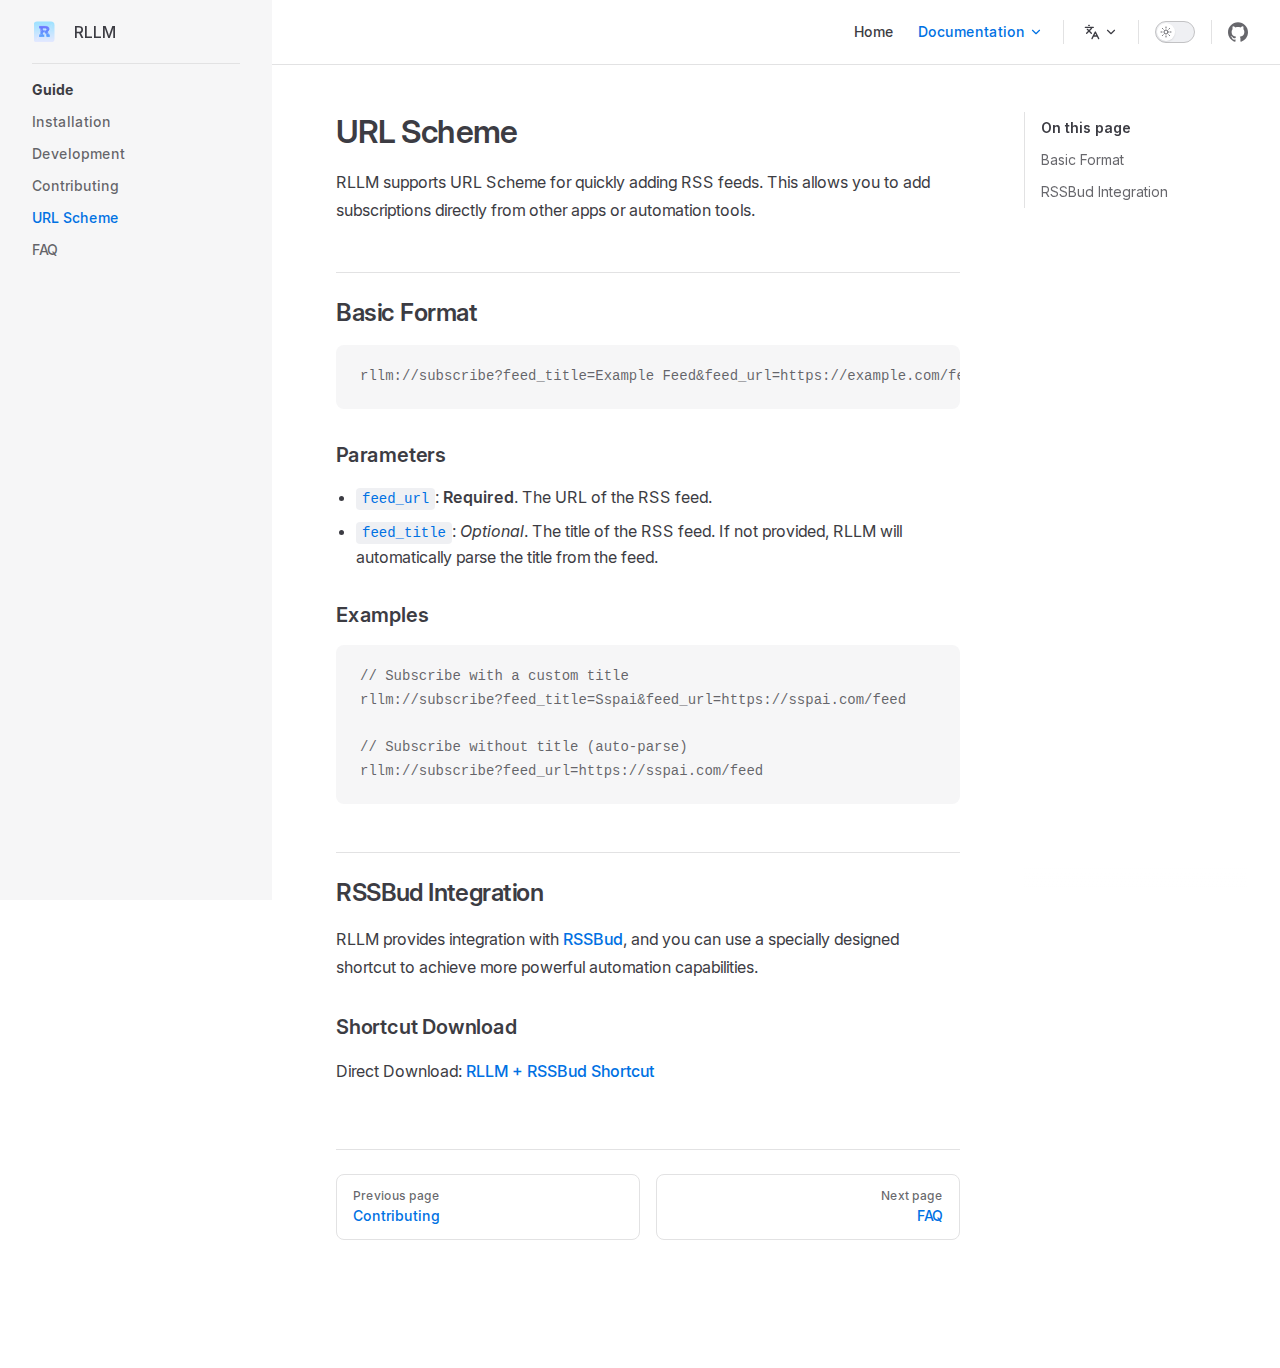
<file: guide/url-scheme.html>
<!DOCTYPE html>
<html lang="en" dir="ltr">
  <head>
    <meta charset="utf-8">
    <meta name="viewport" content="width=device-width,initial-scale=1">
    <title>URL Scheme | RLLM</title>
    <meta name="description" content="A LLM-Powered RSS Reader">
    <meta name="generator" content="VitePress v1.5.0">
    <link rel="preload stylesheet" href="/assets/style.CP6NtCDB.css" as="style">
    <link rel="preload stylesheet" href="/vp-icons.css" as="style">
    
    <script type="module" src="/assets/app.PTLyAn1L.js"></script>
    <link rel="preload" href="/assets/inter-roman-latin.Di8DUHzh.woff2" as="font" type="font/woff2" crossorigin="">
    <link rel="modulepreload" href="/assets/chunks/theme.DXMwKAdC.js">
    <link rel="modulepreload" href="/assets/chunks/framework.P9qPzDnn.js">
    <link rel="modulepreload" href="/assets/guide_url-scheme.md.CPqVOcYs.lean.js">
    <script id="check-dark-mode">(()=>{const e=localStorage.getItem("vitepress-theme-appearance")||"auto",a=window.matchMedia("(prefers-color-scheme: dark)").matches;(!e||e==="auto"?a:e==="dark")&&document.documentElement.classList.add("dark")})();</script>
    <script id="check-mac-os">document.documentElement.classList.toggle("mac",/Mac|iPhone|iPod|iPad/i.test(navigator.platform));</script>
  </head>
  <body>
    <div id="app"><div class="Layout" data-v-d8b57b2d><!--[--><!--]--><!--[--><span tabindex="-1" data-v-c8291ffa></span><a href="#VPContent" class="VPSkipLink visually-hidden" data-v-c8291ffa> Skip to content </a><!--]--><!----><header class="VPNav" data-v-d8b57b2d data-v-7ad780c2><div class="VPNavBar" data-v-7ad780c2 data-v-9fd4d1dd><div class="wrapper" data-v-9fd4d1dd><div class="container" data-v-9fd4d1dd><div class="title" data-v-9fd4d1dd><div class="VPNavBarTitle has-sidebar" data-v-9fd4d1dd data-v-9f43907a><a class="title" href="/" data-v-9f43907a><!--[--><!--]--><!--[--><!--[--><!--[--><img class="VPImage dark logo" src="/images/icon_dark.png" alt data-v-ab19afbb><!--]--><!--[--><img class="VPImage light logo" src="/images/icon.png" alt data-v-ab19afbb><!--]--><!--]--><!--]--><span data-v-9f43907a>RLLM</span><!--[--><!--]--></a></div></div><div class="content" data-v-9fd4d1dd><div class="content-body" data-v-9fd4d1dd><!--[--><!--]--><div class="VPNavBarSearch search" data-v-9fd4d1dd><!----></div><nav aria-labelledby="main-nav-aria-label" class="VPNavBarMenu menu" data-v-9fd4d1dd data-v-afb2845e><span id="main-nav-aria-label" class="visually-hidden" data-v-afb2845e> Main Navigation </span><!--[--><!--[--><a class="VPLink link VPNavBarMenuLink" href="/" tabindex="0" data-v-afb2845e data-v-815115f5><!--[--><span data-v-815115f5>Home</span><!--]--></a><!--]--><!--[--><div class="VPFlyout VPNavBarMenuGroup active" data-v-afb2845e data-v-bfe7971f><button type="button" class="button" aria-haspopup="true" aria-expanded="false" data-v-bfe7971f><span class="text" data-v-bfe7971f><!----><span data-v-bfe7971f>Documentation</span><span class="vpi-chevron-down text-icon" data-v-bfe7971f></span></span></button><div class="menu" data-v-bfe7971f><div class="VPMenu" data-v-bfe7971f data-v-20ed86d6><div class="items" data-v-20ed86d6><!--[--><!--[--><div class="VPMenuLink" data-v-20ed86d6 data-v-7eeeb2dc><a class="VPLink link" href="/guide/installation.html" data-v-7eeeb2dc><!--[--><span data-v-7eeeb2dc>Installation</span><!--]--></a></div><!--]--><!--[--><div class="VPMenuLink" data-v-20ed86d6 data-v-7eeeb2dc><a class="VPLink link" href="/guide/development.html" data-v-7eeeb2dc><!--[--><span data-v-7eeeb2dc>Development</span><!--]--></a></div><!--]--><!--[--><div class="VPMenuLink" data-v-20ed86d6 data-v-7eeeb2dc><a class="VPLink link" href="/guide/contributing.html" data-v-7eeeb2dc><!--[--><span data-v-7eeeb2dc>Contributing</span><!--]--></a></div><!--]--><!--[--><div class="VPMenuLink" data-v-20ed86d6 data-v-7eeeb2dc><a class="VPLink link active" href="/guide/url-scheme.html" data-v-7eeeb2dc><!--[--><span data-v-7eeeb2dc>URL Scheme</span><!--]--></a></div><!--]--><!--[--><div class="VPMenuLink" data-v-20ed86d6 data-v-7eeeb2dc><a class="VPLink link" href="/guide/faq.html" data-v-7eeeb2dc><!--[--><span data-v-7eeeb2dc>FAQ</span><!--]--></a></div><!--]--><!--]--></div><!--[--><!--]--></div></div></div><!--]--><!--]--></nav><div class="VPFlyout VPNavBarTranslations translations" data-v-9fd4d1dd data-v-acee064b data-v-bfe7971f><button type="button" class="button" aria-haspopup="true" aria-expanded="false" aria-label="Change language" data-v-bfe7971f><span class="text" data-v-bfe7971f><span class="vpi-languages option-icon" data-v-bfe7971f></span><!----><span class="vpi-chevron-down text-icon" data-v-bfe7971f></span></span></button><div class="menu" data-v-bfe7971f><div class="VPMenu" data-v-bfe7971f data-v-20ed86d6><!----><!--[--><!--[--><div class="items" data-v-acee064b><p class="title" data-v-acee064b>English</p><!--[--><div class="VPMenuLink" data-v-acee064b data-v-7eeeb2dc><a class="VPLink link" href="/zh/guide/url-scheme.html" data-v-7eeeb2dc><!--[--><span data-v-7eeeb2dc>简体中文</span><!--]--></a></div><!--]--></div><!--]--><!--]--></div></div></div><div class="VPNavBarAppearance appearance" data-v-9fd4d1dd data-v-3f90c1a5><button class="VPSwitch VPSwitchAppearance" type="button" role="switch" title aria-checked="false" data-v-3f90c1a5 data-v-be9742d9 data-v-b4ccac88><span class="check" data-v-b4ccac88><span class="icon" data-v-b4ccac88><!--[--><span class="vpi-sun sun" data-v-be9742d9></span><span class="vpi-moon moon" data-v-be9742d9></span><!--]--></span></span></button></div><div class="VPSocialLinks VPNavBarSocialLinks social-links" data-v-9fd4d1dd data-v-ef6192dc data-v-e71e869c><!--[--><a class="VPSocialLink no-icon" href="https://github.com/DanielZhangyc/RLLM" aria-label="github" target="_blank" rel="noopener" data-v-e71e869c data-v-60a9a2d3><span class="vpi-social-github"></span></a><!--]--></div><div class="VPFlyout VPNavBarExtra extra" data-v-9fd4d1dd data-v-f953d92f data-v-bfe7971f><button type="button" class="button" aria-haspopup="true" aria-expanded="false" aria-label="extra navigation" data-v-bfe7971f><span class="vpi-more-horizontal icon" data-v-bfe7971f></span></button><div class="menu" data-v-bfe7971f><div class="VPMenu" data-v-bfe7971f data-v-20ed86d6><!----><!--[--><!--[--><div class="group translations" data-v-f953d92f><p class="trans-title" data-v-f953d92f>English</p><!--[--><div class="VPMenuLink" data-v-f953d92f data-v-7eeeb2dc><a class="VPLink link" href="/zh/guide/url-scheme.html" data-v-7eeeb2dc><!--[--><span data-v-7eeeb2dc>简体中文</span><!--]--></a></div><!--]--></div><div class="group" data-v-f953d92f><div class="item appearance" data-v-f953d92f><p class="label" data-v-f953d92f>Appearance</p><div class="appearance-action" data-v-f953d92f><button class="VPSwitch VPSwitchAppearance" type="button" role="switch" title aria-checked="false" data-v-f953d92f data-v-be9742d9 data-v-b4ccac88><span class="check" data-v-b4ccac88><span class="icon" data-v-b4ccac88><!--[--><span class="vpi-sun sun" data-v-be9742d9></span><span class="vpi-moon moon" data-v-be9742d9></span><!--]--></span></span></button></div></div></div><div class="group" data-v-f953d92f><div class="item social-links" data-v-f953d92f><div class="VPSocialLinks social-links-list" data-v-f953d92f data-v-e71e869c><!--[--><a class="VPSocialLink no-icon" href="https://github.com/DanielZhangyc/RLLM" aria-label="github" target="_blank" rel="noopener" data-v-e71e869c data-v-60a9a2d3><span class="vpi-social-github"></span></a><!--]--></div></div></div><!--]--><!--]--></div></div></div><!--[--><!--]--><button type="button" class="VPNavBarHamburger hamburger" aria-label="mobile navigation" aria-expanded="false" aria-controls="VPNavScreen" data-v-9fd4d1dd data-v-6bee1efd><span class="container" data-v-6bee1efd><span class="top" data-v-6bee1efd></span><span class="middle" data-v-6bee1efd></span><span class="bottom" data-v-6bee1efd></span></span></button></div></div></div></div><div class="divider" data-v-9fd4d1dd><div class="divider-line" data-v-9fd4d1dd></div></div></div><!----></header><div class="VPLocalNav has-sidebar empty" data-v-d8b57b2d data-v-2488c25a><div class="container" data-v-2488c25a><button class="menu" aria-expanded="false" aria-controls="VPSidebarNav" data-v-2488c25a><span class="vpi-align-left menu-icon" data-v-2488c25a></span><span class="menu-text" data-v-2488c25a>Menu</span></button><div class="VPLocalNavOutlineDropdown" style="--vp-vh:0px;" data-v-2488c25a data-v-883964e0><button data-v-883964e0>Return to top</button><!----></div></div></div><aside class="VPSidebar" data-v-d8b57b2d data-v-42c4c606><div class="curtain" data-v-42c4c606></div><nav class="nav" id="VPSidebarNav" aria-labelledby="sidebar-aria-label" tabindex="-1" data-v-42c4c606><span class="visually-hidden" id="sidebar-aria-label" data-v-42c4c606> Sidebar Navigation </span><!--[--><!--]--><!--[--><div class="no-transition group" data-v-51288d80><section class="VPSidebarItem level-0 has-active" data-v-51288d80 data-v-edd2eed8><div class="item" role="button" tabindex="0" data-v-edd2eed8><div class="indicator" data-v-edd2eed8></div><h2 class="text" data-v-edd2eed8>Guide</h2><!----></div><div class="items" data-v-edd2eed8><!--[--><div class="VPSidebarItem level-1 is-link" data-v-edd2eed8 data-v-edd2eed8><div class="item" data-v-edd2eed8><div class="indicator" data-v-edd2eed8></div><a class="VPLink link link" href="/guide/installation.html" data-v-edd2eed8><!--[--><p class="text" data-v-edd2eed8>Installation</p><!--]--></a><!----></div><!----></div><div class="VPSidebarItem level-1 is-link" data-v-edd2eed8 data-v-edd2eed8><div class="item" data-v-edd2eed8><div class="indicator" data-v-edd2eed8></div><a class="VPLink link link" href="/guide/development.html" data-v-edd2eed8><!--[--><p class="text" data-v-edd2eed8>Development</p><!--]--></a><!----></div><!----></div><div class="VPSidebarItem level-1 is-link" data-v-edd2eed8 data-v-edd2eed8><div class="item" data-v-edd2eed8><div class="indicator" data-v-edd2eed8></div><a class="VPLink link link" href="/guide/contributing.html" data-v-edd2eed8><!--[--><p class="text" data-v-edd2eed8>Contributing</p><!--]--></a><!----></div><!----></div><div class="VPSidebarItem level-1 is-link" data-v-edd2eed8 data-v-edd2eed8><div class="item" data-v-edd2eed8><div class="indicator" data-v-edd2eed8></div><a class="VPLink link link" href="/guide/url-scheme.html" data-v-edd2eed8><!--[--><p class="text" data-v-edd2eed8>URL Scheme</p><!--]--></a><!----></div><!----></div><div class="VPSidebarItem level-1 is-link" data-v-edd2eed8 data-v-edd2eed8><div class="item" data-v-edd2eed8><div class="indicator" data-v-edd2eed8></div><a class="VPLink link link" href="/guide/faq.html" data-v-edd2eed8><!--[--><p class="text" data-v-edd2eed8>FAQ</p><!--]--></a><!----></div><!----></div><!--]--></div></section></div><!--]--><!--[--><!--]--></nav></aside><div class="VPContent has-sidebar" id="VPContent" data-v-d8b57b2d data-v-9a6c75ad><div class="VPDoc has-sidebar has-aside" data-v-9a6c75ad data-v-e6f2a212><!--[--><!--]--><div class="container" data-v-e6f2a212><div class="aside" data-v-e6f2a212><div class="aside-curtain" data-v-e6f2a212></div><div class="aside-container" data-v-e6f2a212><div class="aside-content" data-v-e6f2a212><div class="VPDocAside" data-v-e6f2a212 data-v-cb998dce><!--[--><!--]--><!--[--><!--]--><nav aria-labelledby="doc-outline-aria-label" class="VPDocAsideOutline" data-v-cb998dce data-v-f610f197><div class="content" data-v-f610f197><div class="outline-marker" data-v-f610f197></div><div aria-level="2" class="outline-title" id="doc-outline-aria-label" role="heading" data-v-f610f197>On this page</div><ul class="VPDocOutlineItem root" data-v-f610f197 data-v-53c99d69><!--[--><!--]--></ul></div></nav><!--[--><!--]--><div class="spacer" data-v-cb998dce></div><!--[--><!--]--><!----><!--[--><!--]--><!--[--><!--]--></div></div></div></div><div class="content" data-v-e6f2a212><div class="content-container" data-v-e6f2a212><!--[--><!--]--><main class="main" data-v-e6f2a212><div style="position:relative;" class="vp-doc _guide_url-scheme" data-v-e6f2a212><div><h1 id="url-scheme" tabindex="-1">URL Scheme <a class="header-anchor" href="#url-scheme" aria-label="Permalink to &quot;URL Scheme&quot;">​</a></h1><p>RLLM supports URL Scheme for quickly adding RSS feeds. This allows you to add subscriptions directly from other apps or automation tools.</p><h2 id="basic-format" tabindex="-1">Basic Format <a class="header-anchor" href="#basic-format" aria-label="Permalink to &quot;Basic Format&quot;">​</a></h2><div class="language- vp-adaptive-theme"><button title="Copy Code" class="copy"></button><span class="lang"></span><pre class="shiki shiki-themes github-light github-dark vp-code" tabindex="0"><code><span class="line"><span>rllm://subscribe?feed_title=Example Feed&amp;feed_url=https://example.com/feed.xml</span></span></code></pre></div><h3 id="parameters" tabindex="-1">Parameters <a class="header-anchor" href="#parameters" aria-label="Permalink to &quot;Parameters&quot;">​</a></h3><ul><li><code>feed_url</code>: <strong>Required</strong>. The URL of the RSS feed.</li><li><code>feed_title</code>: <em>Optional</em>. The title of the RSS feed. If not provided, RLLM will automatically parse the title from the feed.</li></ul><h3 id="examples" tabindex="-1">Examples <a class="header-anchor" href="#examples" aria-label="Permalink to &quot;Examples&quot;">​</a></h3><div class="language- vp-adaptive-theme"><button title="Copy Code" class="copy"></button><span class="lang"></span><pre class="shiki shiki-themes github-light github-dark vp-code" tabindex="0"><code><span class="line"><span>// Subscribe with a custom title</span></span>
<span class="line"><span>rllm://subscribe?feed_title=Sspai&amp;feed_url=https://sspai.com/feed</span></span>
<span class="line"><span></span></span>
<span class="line"><span>// Subscribe without title (auto-parse)</span></span>
<span class="line"><span>rllm://subscribe?feed_url=https://sspai.com/feed</span></span></code></pre></div><h2 id="rssbud-integration" tabindex="-1">RSSBud Integration <a class="header-anchor" href="#rssbud-integration" aria-label="Permalink to &quot;RSSBud Integration&quot;">​</a></h2><p>RLLM provides integration with <a href="https://github.com/Cay-Zhang/RSSBud" target="_blank" rel="noreferrer">RSSBud</a>, and you can use a specially designed shortcut to achieve more powerful automation capabilities.</p><h3 id="shortcut-download" tabindex="-1">Shortcut Download <a class="header-anchor" href="#shortcut-download" aria-label="Permalink to &quot;Shortcut Download&quot;">​</a></h3><p>Direct Download: <a href="https://www.icloud.com/shortcuts/338355268d644722be97954767d85e8b" target="_blank" rel="noreferrer">RLLM + RSSBud Shortcut</a></p></div></div></main><footer class="VPDocFooter" data-v-e6f2a212 data-v-1bcd8184><!--[--><!--]--><!----><nav class="prev-next" aria-labelledby="doc-footer-aria-label" data-v-1bcd8184><span class="visually-hidden" id="doc-footer-aria-label" data-v-1bcd8184>Pager</span><div class="pager" data-v-1bcd8184><a class="VPLink link pager-link prev" href="/guide/contributing.html" data-v-1bcd8184><!--[--><span class="desc" data-v-1bcd8184>Previous page</span><span class="title" data-v-1bcd8184>Contributing</span><!--]--></a></div><div class="pager" data-v-1bcd8184><a class="VPLink link pager-link next" href="/guide/faq.html" data-v-1bcd8184><!--[--><span class="desc" data-v-1bcd8184>Next page</span><span class="title" data-v-1bcd8184>FAQ</span><!--]--></a></div></nav></footer><!--[--><!--]--></div></div></div><!--[--><!--]--></div></div><footer class="VPFooter has-sidebar" data-v-d8b57b2d data-v-566314d4><div class="container" data-v-566314d4><p class="message" data-v-566314d4>Released under the MIT License.</p><p class="copyright" data-v-566314d4>Copyright © 2024-present Daniel Zhang</p></div></footer><!--[--><!--]--></div></div>
    <script>window.__VP_HASH_MAP__=JSON.parse("{\"guide_contributing.md\":\"BEStAheT\",\"guide_development.md\":\"CNXUaZqM\",\"guide_faq.md\":\"CPRUOdHU\",\"guide_installation.md\":\"BeMOd6na\",\"guide_url-scheme.md\":\"CPqVOcYs\",\"index.md\":\"vDHDuz9L\",\"zh_guide_contributing.md\":\"kDb6ntRq\",\"zh_guide_development.md\":\"CcRz5iT1\",\"zh_guide_faq.md\":\"Bleex4-o\",\"zh_guide_installation.md\":\"Dw1jYGjD\",\"zh_guide_url-scheme.md\":\"BMA6dJfY\",\"zh_index.md\":\"CVOElEX1\"}");window.__VP_SITE_DATA__=JSON.parse("{\"lang\":\"en-US\",\"dir\":\"ltr\",\"title\":\"RLLM\",\"description\":\"A LLM-Powered RSS Reader\",\"base\":\"/\",\"head\":[],\"router\":{\"prefetchLinks\":true},\"appearance\":true,\"themeConfig\":{\"logo\":{\"light\":\"/images/icon.png\",\"dark\":\"/images/icon_dark.png\"},\"socialLinks\":[{\"icon\":\"github\",\"link\":\"https://github.com/DanielZhangyc/RLLM\"}],\"footer\":{\"message\":\"Released under the MIT License.\",\"copyright\":\"Copyright © 2024-present Daniel Zhang\"}},\"locales\":{\"root\":{\"label\":\"English\",\"lang\":\"en\",\"themeConfig\":{\"nav\":[{\"text\":\"Home\",\"link\":\"/\"},{\"text\":\"Documentation\",\"items\":[{\"text\":\"Installation\",\"link\":\"/guide/installation\"},{\"text\":\"Development\",\"link\":\"/guide/development\"},{\"text\":\"Contributing\",\"link\":\"/guide/contributing\"},{\"text\":\"URL Scheme\",\"link\":\"/guide/url-scheme\"},{\"text\":\"FAQ\",\"link\":\"/guide/faq\"}]}],\"sidebar\":{\"/guide/\":[{\"text\":\"Guide\",\"items\":[{\"text\":\"Installation\",\"link\":\"/guide/installation\"},{\"text\":\"Development\",\"link\":\"/guide/development\"},{\"text\":\"Contributing\",\"link\":\"/guide/contributing\"},{\"text\":\"URL Scheme\",\"link\":\"/guide/url-scheme\"},{\"text\":\"FAQ\",\"link\":\"/guide/faq\"}]}]}}},\"zh\":{\"label\":\"简体中文\",\"lang\":\"zh-CN\",\"link\":\"/zh/\",\"themeConfig\":{\"nav\":[{\"text\":\"首页\",\"link\":\"/zh/\"},{\"text\":\"文档\",\"items\":[{\"text\":\"安装\",\"link\":\"/zh/guide/installation\"},{\"text\":\"开发\",\"link\":\"/zh/guide/development\"},{\"text\":\"贡献\",\"link\":\"/zh/guide/contributing\"},{\"text\":\"URL Scheme\",\"link\":\"/zh/guide/url-scheme\"},{\"text\":\"常见问题\",\"link\":\"/zh/guide/faq\"}]}],\"sidebar\":{\"/zh/guide/\":[{\"text\":\"指南\",\"items\":[{\"text\":\"安装\",\"link\":\"/zh/guide/installation\"},{\"text\":\"开发\",\"link\":\"/zh/guide/development\"},{\"text\":\"贡献\",\"link\":\"/zh/guide/contributing\"},{\"text\":\"URL Scheme\",\"link\":\"/zh/guide/url-scheme\"},{\"text\":\"常见问题\",\"link\":\"/zh/guide/faq\"}]}]}}}},\"scrollOffset\":134,\"cleanUrls\":false}");</script>
    
  </body>
</html>
</file>
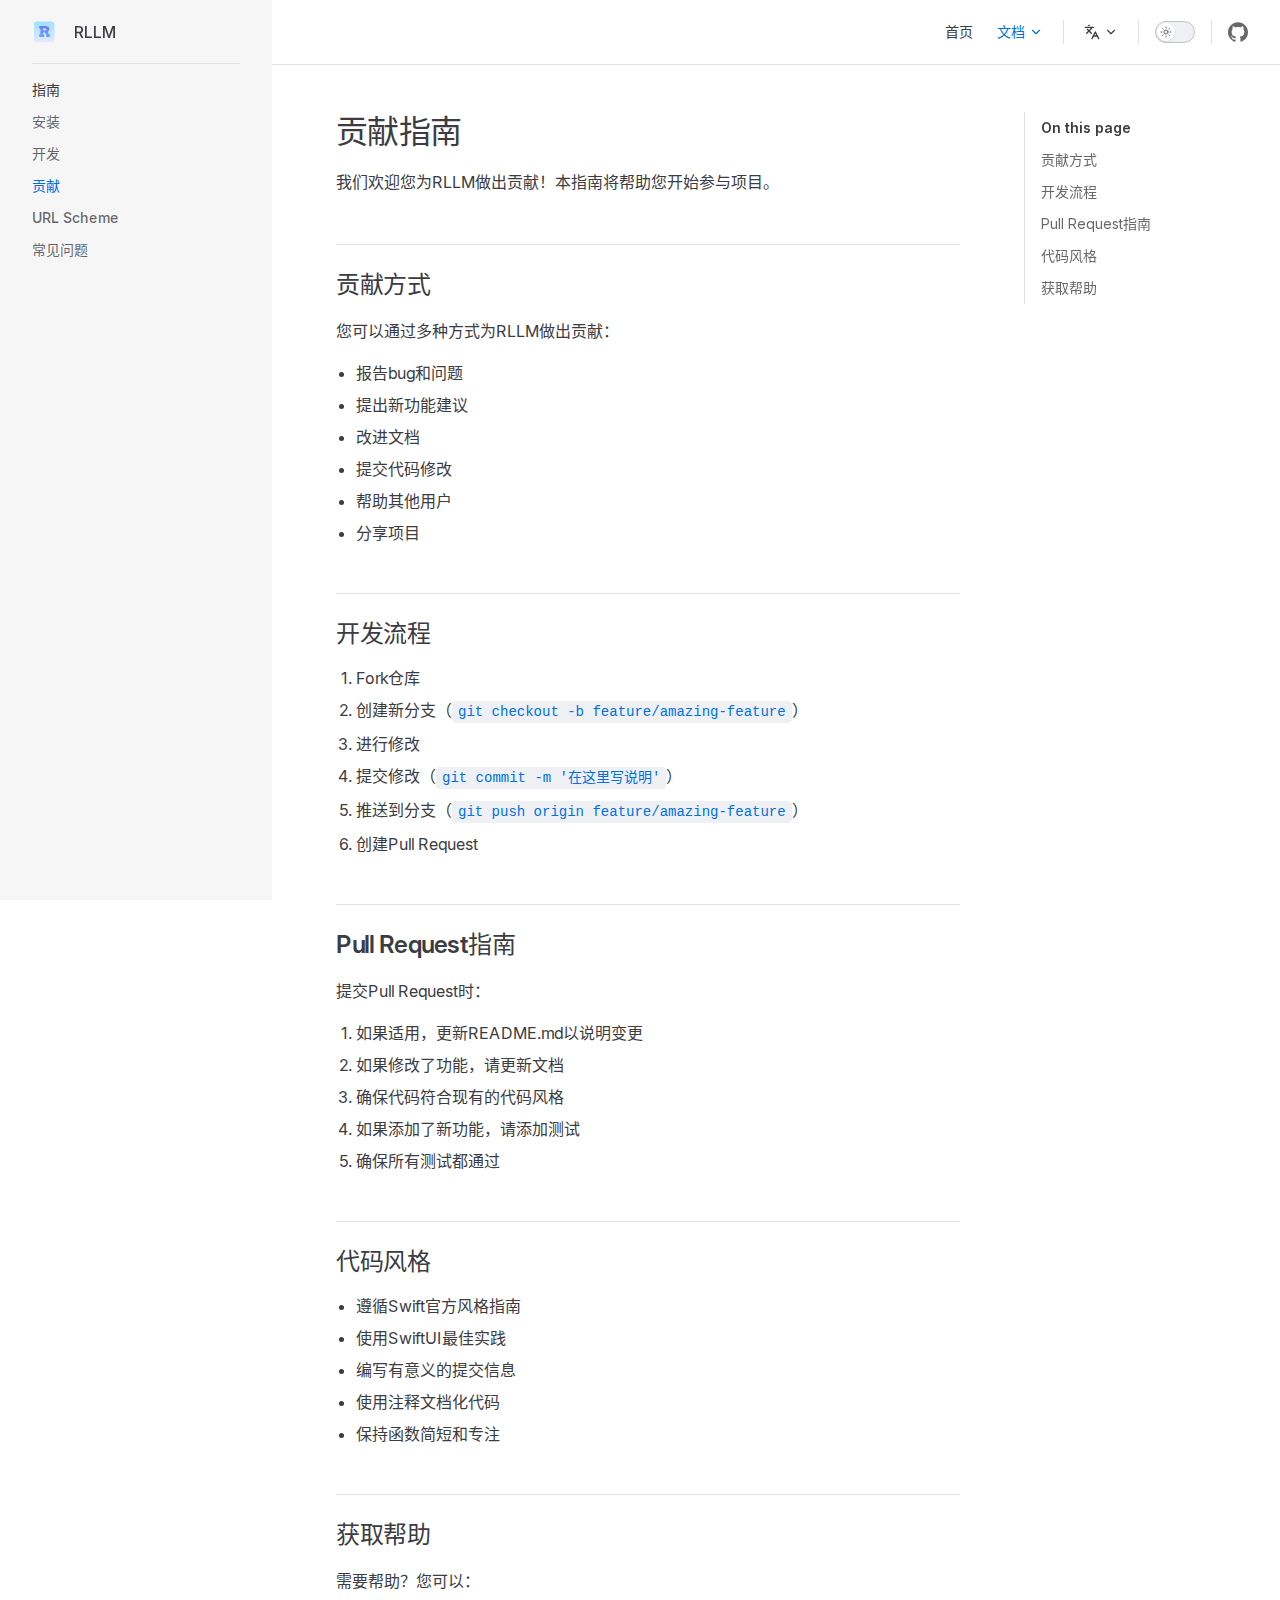
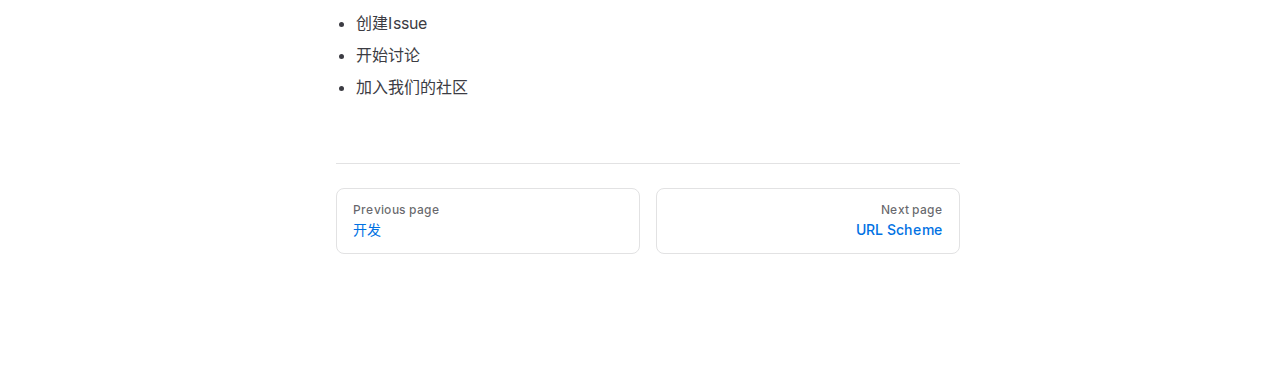
<file: zh/guide/contributing.html>
<!DOCTYPE html>
<html lang="zh-CN" dir="ltr">
  <head>
    <meta charset="utf-8">
    <meta name="viewport" content="width=device-width,initial-scale=1">
    <title>贡献指南 | RLLM</title>
    <meta name="description" content="A LLM-Powered RSS Reader">
    <meta name="generator" content="VitePress v1.5.0">
    <link rel="preload stylesheet" href="/assets/style.CP6NtCDB.css" as="style">
    <link rel="preload stylesheet" href="/vp-icons.css" as="style">
    
    <script type="module" src="/assets/app.PTLyAn1L.js"></script>
    <link rel="preload" href="/assets/inter-roman-latin.Di8DUHzh.woff2" as="font" type="font/woff2" crossorigin="">
    <link rel="modulepreload" href="/assets/chunks/theme.DXMwKAdC.js">
    <link rel="modulepreload" href="/assets/chunks/framework.P9qPzDnn.js">
    <link rel="modulepreload" href="/assets/zh_guide_contributing.md.kDb6ntRq.lean.js">
    <script id="check-dark-mode">(()=>{const e=localStorage.getItem("vitepress-theme-appearance")||"auto",a=window.matchMedia("(prefers-color-scheme: dark)").matches;(!e||e==="auto"?a:e==="dark")&&document.documentElement.classList.add("dark")})();</script>
    <script id="check-mac-os">document.documentElement.classList.toggle("mac",/Mac|iPhone|iPod|iPad/i.test(navigator.platform));</script>
  </head>
  <body>
    <div id="app"><div class="Layout" data-v-d8b57b2d><!--[--><!--]--><!--[--><span tabindex="-1" data-v-c8291ffa></span><a href="#VPContent" class="VPSkipLink visually-hidden" data-v-c8291ffa> Skip to content </a><!--]--><!----><header class="VPNav" data-v-d8b57b2d data-v-7ad780c2><div class="VPNavBar" data-v-7ad780c2 data-v-9fd4d1dd><div class="wrapper" data-v-9fd4d1dd><div class="container" data-v-9fd4d1dd><div class="title" data-v-9fd4d1dd><div class="VPNavBarTitle has-sidebar" data-v-9fd4d1dd data-v-9f43907a><a class="title" href="/zh/" data-v-9f43907a><!--[--><!--]--><!--[--><!--[--><!--[--><img class="VPImage dark logo" src="/images/icon_dark.png" alt data-v-ab19afbb><!--]--><!--[--><img class="VPImage light logo" src="/images/icon.png" alt data-v-ab19afbb><!--]--><!--]--><!--]--><span data-v-9f43907a>RLLM</span><!--[--><!--]--></a></div></div><div class="content" data-v-9fd4d1dd><div class="content-body" data-v-9fd4d1dd><!--[--><!--]--><div class="VPNavBarSearch search" data-v-9fd4d1dd><!----></div><nav aria-labelledby="main-nav-aria-label" class="VPNavBarMenu menu" data-v-9fd4d1dd data-v-afb2845e><span id="main-nav-aria-label" class="visually-hidden" data-v-afb2845e> Main Navigation </span><!--[--><!--[--><a class="VPLink link VPNavBarMenuLink" href="/zh/" tabindex="0" data-v-afb2845e data-v-815115f5><!--[--><span data-v-815115f5>首页</span><!--]--></a><!--]--><!--[--><div class="VPFlyout VPNavBarMenuGroup active" data-v-afb2845e data-v-bfe7971f><button type="button" class="button" aria-haspopup="true" aria-expanded="false" data-v-bfe7971f><span class="text" data-v-bfe7971f><!----><span data-v-bfe7971f>文档</span><span class="vpi-chevron-down text-icon" data-v-bfe7971f></span></span></button><div class="menu" data-v-bfe7971f><div class="VPMenu" data-v-bfe7971f data-v-20ed86d6><div class="items" data-v-20ed86d6><!--[--><!--[--><div class="VPMenuLink" data-v-20ed86d6 data-v-7eeeb2dc><a class="VPLink link" href="/zh/guide/installation.html" data-v-7eeeb2dc><!--[--><span data-v-7eeeb2dc>安装</span><!--]--></a></div><!--]--><!--[--><div class="VPMenuLink" data-v-20ed86d6 data-v-7eeeb2dc><a class="VPLink link" href="/zh/guide/development.html" data-v-7eeeb2dc><!--[--><span data-v-7eeeb2dc>开发</span><!--]--></a></div><!--]--><!--[--><div class="VPMenuLink" data-v-20ed86d6 data-v-7eeeb2dc><a class="VPLink link active" href="/zh/guide/contributing.html" data-v-7eeeb2dc><!--[--><span data-v-7eeeb2dc>贡献</span><!--]--></a></div><!--]--><!--[--><div class="VPMenuLink" data-v-20ed86d6 data-v-7eeeb2dc><a class="VPLink link" href="/zh/guide/url-scheme.html" data-v-7eeeb2dc><!--[--><span data-v-7eeeb2dc>URL Scheme</span><!--]--></a></div><!--]--><!--[--><div class="VPMenuLink" data-v-20ed86d6 data-v-7eeeb2dc><a class="VPLink link" href="/zh/guide/faq.html" data-v-7eeeb2dc><!--[--><span data-v-7eeeb2dc>常见问题</span><!--]--></a></div><!--]--><!--]--></div><!--[--><!--]--></div></div></div><!--]--><!--]--></nav><div class="VPFlyout VPNavBarTranslations translations" data-v-9fd4d1dd data-v-acee064b data-v-bfe7971f><button type="button" class="button" aria-haspopup="true" aria-expanded="false" aria-label="Change language" data-v-bfe7971f><span class="text" data-v-bfe7971f><span class="vpi-languages option-icon" data-v-bfe7971f></span><!----><span class="vpi-chevron-down text-icon" data-v-bfe7971f></span></span></button><div class="menu" data-v-bfe7971f><div class="VPMenu" data-v-bfe7971f data-v-20ed86d6><!----><!--[--><!--[--><div class="items" data-v-acee064b><p class="title" data-v-acee064b>简体中文</p><!--[--><div class="VPMenuLink" data-v-acee064b data-v-7eeeb2dc><a class="VPLink link" href="/guide/contributing.html" data-v-7eeeb2dc><!--[--><span data-v-7eeeb2dc>English</span><!--]--></a></div><!--]--></div><!--]--><!--]--></div></div></div><div class="VPNavBarAppearance appearance" data-v-9fd4d1dd data-v-3f90c1a5><button class="VPSwitch VPSwitchAppearance" type="button" role="switch" title aria-checked="false" data-v-3f90c1a5 data-v-be9742d9 data-v-b4ccac88><span class="check" data-v-b4ccac88><span class="icon" data-v-b4ccac88><!--[--><span class="vpi-sun sun" data-v-be9742d9></span><span class="vpi-moon moon" data-v-be9742d9></span><!--]--></span></span></button></div><div class="VPSocialLinks VPNavBarSocialLinks social-links" data-v-9fd4d1dd data-v-ef6192dc data-v-e71e869c><!--[--><a class="VPSocialLink no-icon" href="https://github.com/DanielZhangyc/RLLM" aria-label="github" target="_blank" rel="noopener" data-v-e71e869c data-v-60a9a2d3><span class="vpi-social-github"></span></a><!--]--></div><div class="VPFlyout VPNavBarExtra extra" data-v-9fd4d1dd data-v-f953d92f data-v-bfe7971f><button type="button" class="button" aria-haspopup="true" aria-expanded="false" aria-label="extra navigation" data-v-bfe7971f><span class="vpi-more-horizontal icon" data-v-bfe7971f></span></button><div class="menu" data-v-bfe7971f><div class="VPMenu" data-v-bfe7971f data-v-20ed86d6><!----><!--[--><!--[--><div class="group translations" data-v-f953d92f><p class="trans-title" data-v-f953d92f>简体中文</p><!--[--><div class="VPMenuLink" data-v-f953d92f data-v-7eeeb2dc><a class="VPLink link" href="/guide/contributing.html" data-v-7eeeb2dc><!--[--><span data-v-7eeeb2dc>English</span><!--]--></a></div><!--]--></div><div class="group" data-v-f953d92f><div class="item appearance" data-v-f953d92f><p class="label" data-v-f953d92f>Appearance</p><div class="appearance-action" data-v-f953d92f><button class="VPSwitch VPSwitchAppearance" type="button" role="switch" title aria-checked="false" data-v-f953d92f data-v-be9742d9 data-v-b4ccac88><span class="check" data-v-b4ccac88><span class="icon" data-v-b4ccac88><!--[--><span class="vpi-sun sun" data-v-be9742d9></span><span class="vpi-moon moon" data-v-be9742d9></span><!--]--></span></span></button></div></div></div><div class="group" data-v-f953d92f><div class="item social-links" data-v-f953d92f><div class="VPSocialLinks social-links-list" data-v-f953d92f data-v-e71e869c><!--[--><a class="VPSocialLink no-icon" href="https://github.com/DanielZhangyc/RLLM" aria-label="github" target="_blank" rel="noopener" data-v-e71e869c data-v-60a9a2d3><span class="vpi-social-github"></span></a><!--]--></div></div></div><!--]--><!--]--></div></div></div><!--[--><!--]--><button type="button" class="VPNavBarHamburger hamburger" aria-label="mobile navigation" aria-expanded="false" aria-controls="VPNavScreen" data-v-9fd4d1dd data-v-6bee1efd><span class="container" data-v-6bee1efd><span class="top" data-v-6bee1efd></span><span class="middle" data-v-6bee1efd></span><span class="bottom" data-v-6bee1efd></span></span></button></div></div></div></div><div class="divider" data-v-9fd4d1dd><div class="divider-line" data-v-9fd4d1dd></div></div></div><!----></header><div class="VPLocalNav has-sidebar empty" data-v-d8b57b2d data-v-2488c25a><div class="container" data-v-2488c25a><button class="menu" aria-expanded="false" aria-controls="VPSidebarNav" data-v-2488c25a><span class="vpi-align-left menu-icon" data-v-2488c25a></span><span class="menu-text" data-v-2488c25a>Menu</span></button><div class="VPLocalNavOutlineDropdown" style="--vp-vh:0px;" data-v-2488c25a data-v-883964e0><button data-v-883964e0>Return to top</button><!----></div></div></div><aside class="VPSidebar" data-v-d8b57b2d data-v-42c4c606><div class="curtain" data-v-42c4c606></div><nav class="nav" id="VPSidebarNav" aria-labelledby="sidebar-aria-label" tabindex="-1" data-v-42c4c606><span class="visually-hidden" id="sidebar-aria-label" data-v-42c4c606> Sidebar Navigation </span><!--[--><!--]--><!--[--><div class="no-transition group" data-v-51288d80><section class="VPSidebarItem level-0 has-active" data-v-51288d80 data-v-edd2eed8><div class="item" role="button" tabindex="0" data-v-edd2eed8><div class="indicator" data-v-edd2eed8></div><h2 class="text" data-v-edd2eed8>指南</h2><!----></div><div class="items" data-v-edd2eed8><!--[--><div class="VPSidebarItem level-1 is-link" data-v-edd2eed8 data-v-edd2eed8><div class="item" data-v-edd2eed8><div class="indicator" data-v-edd2eed8></div><a class="VPLink link link" href="/zh/guide/installation.html" data-v-edd2eed8><!--[--><p class="text" data-v-edd2eed8>安装</p><!--]--></a><!----></div><!----></div><div class="VPSidebarItem level-1 is-link" data-v-edd2eed8 data-v-edd2eed8><div class="item" data-v-edd2eed8><div class="indicator" data-v-edd2eed8></div><a class="VPLink link link" href="/zh/guide/development.html" data-v-edd2eed8><!--[--><p class="text" data-v-edd2eed8>开发</p><!--]--></a><!----></div><!----></div><div class="VPSidebarItem level-1 is-link" data-v-edd2eed8 data-v-edd2eed8><div class="item" data-v-edd2eed8><div class="indicator" data-v-edd2eed8></div><a class="VPLink link link" href="/zh/guide/contributing.html" data-v-edd2eed8><!--[--><p class="text" data-v-edd2eed8>贡献</p><!--]--></a><!----></div><!----></div><div class="VPSidebarItem level-1 is-link" data-v-edd2eed8 data-v-edd2eed8><div class="item" data-v-edd2eed8><div class="indicator" data-v-edd2eed8></div><a class="VPLink link link" href="/zh/guide/url-scheme.html" data-v-edd2eed8><!--[--><p class="text" data-v-edd2eed8>URL Scheme</p><!--]--></a><!----></div><!----></div><div class="VPSidebarItem level-1 is-link" data-v-edd2eed8 data-v-edd2eed8><div class="item" data-v-edd2eed8><div class="indicator" data-v-edd2eed8></div><a class="VPLink link link" href="/zh/guide/faq.html" data-v-edd2eed8><!--[--><p class="text" data-v-edd2eed8>常见问题</p><!--]--></a><!----></div><!----></div><!--]--></div></section></div><!--]--><!--[--><!--]--></nav></aside><div class="VPContent has-sidebar" id="VPContent" data-v-d8b57b2d data-v-9a6c75ad><div class="VPDoc has-sidebar has-aside" data-v-9a6c75ad data-v-e6f2a212><!--[--><!--]--><div class="container" data-v-e6f2a212><div class="aside" data-v-e6f2a212><div class="aside-curtain" data-v-e6f2a212></div><div class="aside-container" data-v-e6f2a212><div class="aside-content" data-v-e6f2a212><div class="VPDocAside" data-v-e6f2a212 data-v-cb998dce><!--[--><!--]--><!--[--><!--]--><nav aria-labelledby="doc-outline-aria-label" class="VPDocAsideOutline" data-v-cb998dce data-v-f610f197><div class="content" data-v-f610f197><div class="outline-marker" data-v-f610f197></div><div aria-level="2" class="outline-title" id="doc-outline-aria-label" role="heading" data-v-f610f197>On this page</div><ul class="VPDocOutlineItem root" data-v-f610f197 data-v-53c99d69><!--[--><!--]--></ul></div></nav><!--[--><!--]--><div class="spacer" data-v-cb998dce></div><!--[--><!--]--><!----><!--[--><!--]--><!--[--><!--]--></div></div></div></div><div class="content" data-v-e6f2a212><div class="content-container" data-v-e6f2a212><!--[--><!--]--><main class="main" data-v-e6f2a212><div style="position:relative;" class="vp-doc _zh_guide_contributing" data-v-e6f2a212><div><h1 id="贡献指南" tabindex="-1">贡献指南 <a class="header-anchor" href="#贡献指南" aria-label="Permalink to &quot;贡献指南&quot;">​</a></h1><p>我们欢迎您为RLLM做出贡献！本指南将帮助您开始参与项目。</p><h2 id="贡献方式" tabindex="-1">贡献方式 <a class="header-anchor" href="#贡献方式" aria-label="Permalink to &quot;贡献方式&quot;">​</a></h2><p>您可以通过多种方式为RLLM做出贡献：</p><ul><li>报告bug和问题</li><li>提出新功能建议</li><li>改进文档</li><li>提交代码修改</li><li>帮助其他用户</li><li>分享项目</li></ul><h2 id="开发流程" tabindex="-1">开发流程 <a class="header-anchor" href="#开发流程" aria-label="Permalink to &quot;开发流程&quot;">​</a></h2><ol><li>Fork仓库</li><li>创建新分支（<code>git checkout -b feature/amazing-feature</code>）</li><li>进行修改</li><li>提交修改（<code>git commit -m &#39;在这里写说明&#39;</code>）</li><li>推送到分支（<code>git push origin feature/amazing-feature</code>）</li><li>创建Pull Request</li></ol><h2 id="pull-request指南" tabindex="-1">Pull Request指南 <a class="header-anchor" href="#pull-request指南" aria-label="Permalink to &quot;Pull Request指南&quot;">​</a></h2><p>提交Pull Request时：</p><ol><li>如果适用，更新README.md以说明变更</li><li>如果修改了功能，请更新文档</li><li>确保代码符合现有的代码风格</li><li>如果添加了新功能，请添加测试</li><li>确保所有测试都通过</li></ol><h2 id="代码风格" tabindex="-1">代码风格 <a class="header-anchor" href="#代码风格" aria-label="Permalink to &quot;代码风格&quot;">​</a></h2><ul><li>遵循Swift官方风格指南</li><li>使用SwiftUI最佳实践</li><li>编写有意义的提交信息</li><li>使用注释文档化代码</li><li>保持函数简短和专注</li></ul><h2 id="获取帮助" tabindex="-1">获取帮助 <a class="header-anchor" href="#获取帮助" aria-label="Permalink to &quot;获取帮助&quot;">​</a></h2><p>需要帮助？您可以：</p><ul><li>创建Issue</li><li>开始讨论</li><li>加入我们的社区</li></ul></div></div></main><footer class="VPDocFooter" data-v-e6f2a212 data-v-1bcd8184><!--[--><!--]--><!----><nav class="prev-next" aria-labelledby="doc-footer-aria-label" data-v-1bcd8184><span class="visually-hidden" id="doc-footer-aria-label" data-v-1bcd8184>Pager</span><div class="pager" data-v-1bcd8184><a class="VPLink link pager-link prev" href="/zh/guide/development.html" data-v-1bcd8184><!--[--><span class="desc" data-v-1bcd8184>Previous page</span><span class="title" data-v-1bcd8184>开发</span><!--]--></a></div><div class="pager" data-v-1bcd8184><a class="VPLink link pager-link next" href="/zh/guide/url-scheme.html" data-v-1bcd8184><!--[--><span class="desc" data-v-1bcd8184>Next page</span><span class="title" data-v-1bcd8184>URL Scheme</span><!--]--></a></div></nav></footer><!--[--><!--]--></div></div></div><!--[--><!--]--></div></div><footer class="VPFooter has-sidebar" data-v-d8b57b2d data-v-566314d4><div class="container" data-v-566314d4><p class="message" data-v-566314d4>Released under the MIT License.</p><p class="copyright" data-v-566314d4>Copyright © 2024-present Daniel Zhang</p></div></footer><!--[--><!--]--></div></div>
    <script>window.__VP_HASH_MAP__=JSON.parse("{\"guide_contributing.md\":\"BEStAheT\",\"guide_development.md\":\"CNXUaZqM\",\"guide_faq.md\":\"CPRUOdHU\",\"guide_installation.md\":\"BeMOd6na\",\"guide_url-scheme.md\":\"CPqVOcYs\",\"index.md\":\"vDHDuz9L\",\"zh_guide_contributing.md\":\"kDb6ntRq\",\"zh_guide_development.md\":\"CcRz5iT1\",\"zh_guide_faq.md\":\"Bleex4-o\",\"zh_guide_installation.md\":\"Dw1jYGjD\",\"zh_guide_url-scheme.md\":\"BMA6dJfY\",\"zh_index.md\":\"CVOElEX1\"}");window.__VP_SITE_DATA__=JSON.parse("{\"lang\":\"en-US\",\"dir\":\"ltr\",\"title\":\"RLLM\",\"description\":\"A LLM-Powered RSS Reader\",\"base\":\"/\",\"head\":[],\"router\":{\"prefetchLinks\":true},\"appearance\":true,\"themeConfig\":{\"logo\":{\"light\":\"/images/icon.png\",\"dark\":\"/images/icon_dark.png\"},\"socialLinks\":[{\"icon\":\"github\",\"link\":\"https://github.com/DanielZhangyc/RLLM\"}],\"footer\":{\"message\":\"Released under the MIT License.\",\"copyright\":\"Copyright © 2024-present Daniel Zhang\"}},\"locales\":{\"root\":{\"label\":\"English\",\"lang\":\"en\",\"themeConfig\":{\"nav\":[{\"text\":\"Home\",\"link\":\"/\"},{\"text\":\"Documentation\",\"items\":[{\"text\":\"Installation\",\"link\":\"/guide/installation\"},{\"text\":\"Development\",\"link\":\"/guide/development\"},{\"text\":\"Contributing\",\"link\":\"/guide/contributing\"},{\"text\":\"URL Scheme\",\"link\":\"/guide/url-scheme\"},{\"text\":\"FAQ\",\"link\":\"/guide/faq\"}]}],\"sidebar\":{\"/guide/\":[{\"text\":\"Guide\",\"items\":[{\"text\":\"Installation\",\"link\":\"/guide/installation\"},{\"text\":\"Development\",\"link\":\"/guide/development\"},{\"text\":\"Contributing\",\"link\":\"/guide/contributing\"},{\"text\":\"URL Scheme\",\"link\":\"/guide/url-scheme\"},{\"text\":\"FAQ\",\"link\":\"/guide/faq\"}]}]}}},\"zh\":{\"label\":\"简体中文\",\"lang\":\"zh-CN\",\"link\":\"/zh/\",\"themeConfig\":{\"nav\":[{\"text\":\"首页\",\"link\":\"/zh/\"},{\"text\":\"文档\",\"items\":[{\"text\":\"安装\",\"link\":\"/zh/guide/installation\"},{\"text\":\"开发\",\"link\":\"/zh/guide/development\"},{\"text\":\"贡献\",\"link\":\"/zh/guide/contributing\"},{\"text\":\"URL Scheme\",\"link\":\"/zh/guide/url-scheme\"},{\"text\":\"常见问题\",\"link\":\"/zh/guide/faq\"}]}],\"sidebar\":{\"/zh/guide/\":[{\"text\":\"指南\",\"items\":[{\"text\":\"安装\",\"link\":\"/zh/guide/installation\"},{\"text\":\"开发\",\"link\":\"/zh/guide/development\"},{\"text\":\"贡献\",\"link\":\"/zh/guide/contributing\"},{\"text\":\"URL Scheme\",\"link\":\"/zh/guide/url-scheme\"},{\"text\":\"常见问题\",\"link\":\"/zh/guide/faq\"}]}]}}}},\"scrollOffset\":134,\"cleanUrls\":false}");</script>
    
  </body>
</html>
</file>
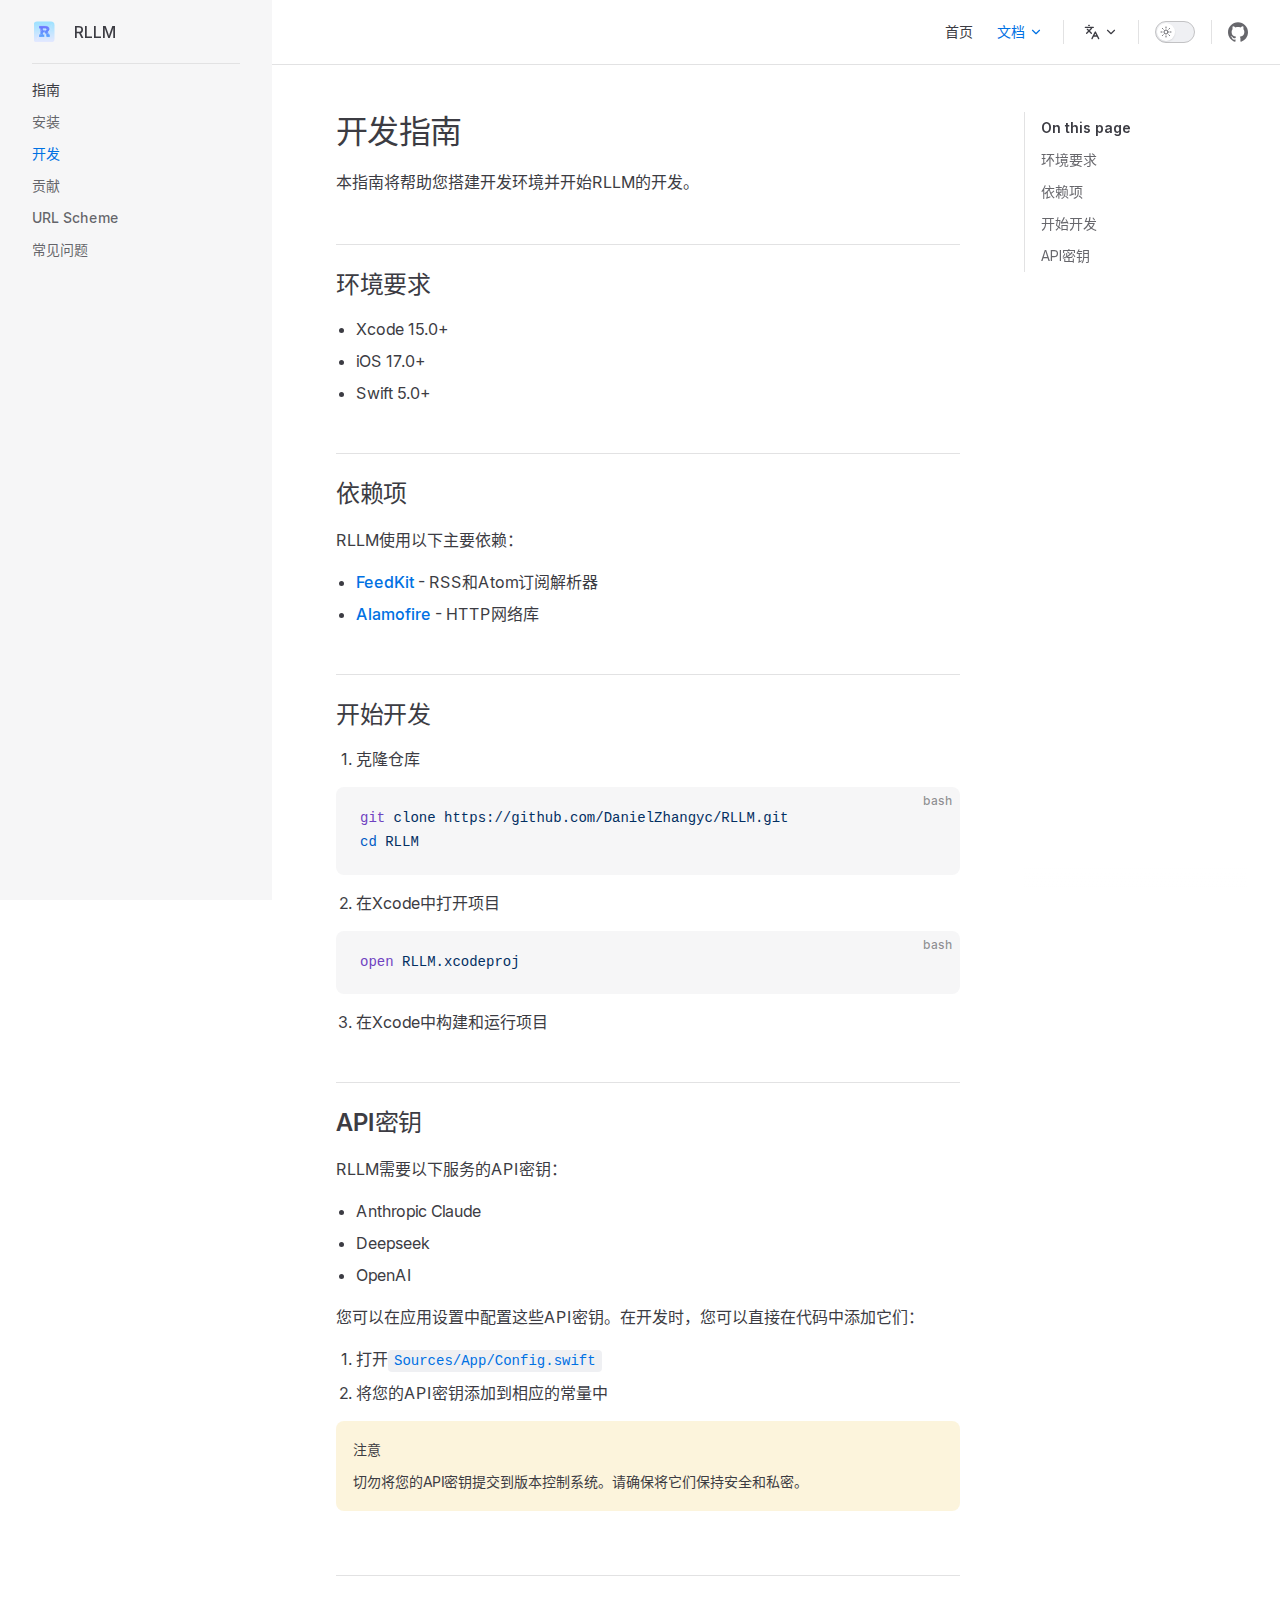
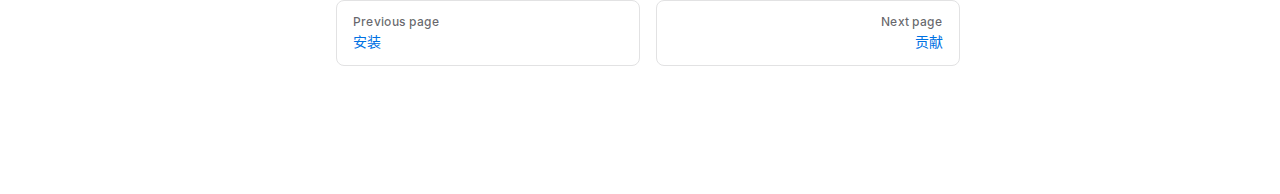
<file: zh/guide/development.html>
<!DOCTYPE html>
<html lang="zh-CN" dir="ltr">
  <head>
    <meta charset="utf-8">
    <meta name="viewport" content="width=device-width,initial-scale=1">
    <title>开发指南 | RLLM</title>
    <meta name="description" content="A LLM-Powered RSS Reader">
    <meta name="generator" content="VitePress v1.5.0">
    <link rel="preload stylesheet" href="/assets/style.CP6NtCDB.css" as="style">
    <link rel="preload stylesheet" href="/vp-icons.css" as="style">
    
    <script type="module" src="/assets/app.PTLyAn1L.js"></script>
    <link rel="preload" href="/assets/inter-roman-latin.Di8DUHzh.woff2" as="font" type="font/woff2" crossorigin="">
    <link rel="modulepreload" href="/assets/chunks/theme.DXMwKAdC.js">
    <link rel="modulepreload" href="/assets/chunks/framework.P9qPzDnn.js">
    <link rel="modulepreload" href="/assets/zh_guide_development.md.CcRz5iT1.lean.js">
    <script id="check-dark-mode">(()=>{const e=localStorage.getItem("vitepress-theme-appearance")||"auto",a=window.matchMedia("(prefers-color-scheme: dark)").matches;(!e||e==="auto"?a:e==="dark")&&document.documentElement.classList.add("dark")})();</script>
    <script id="check-mac-os">document.documentElement.classList.toggle("mac",/Mac|iPhone|iPod|iPad/i.test(navigator.platform));</script>
  </head>
  <body>
    <div id="app"><div class="Layout" data-v-d8b57b2d><!--[--><!--]--><!--[--><span tabindex="-1" data-v-c8291ffa></span><a href="#VPContent" class="VPSkipLink visually-hidden" data-v-c8291ffa> Skip to content </a><!--]--><!----><header class="VPNav" data-v-d8b57b2d data-v-7ad780c2><div class="VPNavBar" data-v-7ad780c2 data-v-9fd4d1dd><div class="wrapper" data-v-9fd4d1dd><div class="container" data-v-9fd4d1dd><div class="title" data-v-9fd4d1dd><div class="VPNavBarTitle has-sidebar" data-v-9fd4d1dd data-v-9f43907a><a class="title" href="/zh/" data-v-9f43907a><!--[--><!--]--><!--[--><!--[--><!--[--><img class="VPImage dark logo" src="/images/icon_dark.png" alt data-v-ab19afbb><!--]--><!--[--><img class="VPImage light logo" src="/images/icon.png" alt data-v-ab19afbb><!--]--><!--]--><!--]--><span data-v-9f43907a>RLLM</span><!--[--><!--]--></a></div></div><div class="content" data-v-9fd4d1dd><div class="content-body" data-v-9fd4d1dd><!--[--><!--]--><div class="VPNavBarSearch search" data-v-9fd4d1dd><!----></div><nav aria-labelledby="main-nav-aria-label" class="VPNavBarMenu menu" data-v-9fd4d1dd data-v-afb2845e><span id="main-nav-aria-label" class="visually-hidden" data-v-afb2845e> Main Navigation </span><!--[--><!--[--><a class="VPLink link VPNavBarMenuLink" href="/zh/" tabindex="0" data-v-afb2845e data-v-815115f5><!--[--><span data-v-815115f5>首页</span><!--]--></a><!--]--><!--[--><div class="VPFlyout VPNavBarMenuGroup active" data-v-afb2845e data-v-bfe7971f><button type="button" class="button" aria-haspopup="true" aria-expanded="false" data-v-bfe7971f><span class="text" data-v-bfe7971f><!----><span data-v-bfe7971f>文档</span><span class="vpi-chevron-down text-icon" data-v-bfe7971f></span></span></button><div class="menu" data-v-bfe7971f><div class="VPMenu" data-v-bfe7971f data-v-20ed86d6><div class="items" data-v-20ed86d6><!--[--><!--[--><div class="VPMenuLink" data-v-20ed86d6 data-v-7eeeb2dc><a class="VPLink link" href="/zh/guide/installation.html" data-v-7eeeb2dc><!--[--><span data-v-7eeeb2dc>安装</span><!--]--></a></div><!--]--><!--[--><div class="VPMenuLink" data-v-20ed86d6 data-v-7eeeb2dc><a class="VPLink link active" href="/zh/guide/development.html" data-v-7eeeb2dc><!--[--><span data-v-7eeeb2dc>开发</span><!--]--></a></div><!--]--><!--[--><div class="VPMenuLink" data-v-20ed86d6 data-v-7eeeb2dc><a class="VPLink link" href="/zh/guide/contributing.html" data-v-7eeeb2dc><!--[--><span data-v-7eeeb2dc>贡献</span><!--]--></a></div><!--]--><!--[--><div class="VPMenuLink" data-v-20ed86d6 data-v-7eeeb2dc><a class="VPLink link" href="/zh/guide/url-scheme.html" data-v-7eeeb2dc><!--[--><span data-v-7eeeb2dc>URL Scheme</span><!--]--></a></div><!--]--><!--[--><div class="VPMenuLink" data-v-20ed86d6 data-v-7eeeb2dc><a class="VPLink link" href="/zh/guide/faq.html" data-v-7eeeb2dc><!--[--><span data-v-7eeeb2dc>常见问题</span><!--]--></a></div><!--]--><!--]--></div><!--[--><!--]--></div></div></div><!--]--><!--]--></nav><div class="VPFlyout VPNavBarTranslations translations" data-v-9fd4d1dd data-v-acee064b data-v-bfe7971f><button type="button" class="button" aria-haspopup="true" aria-expanded="false" aria-label="Change language" data-v-bfe7971f><span class="text" data-v-bfe7971f><span class="vpi-languages option-icon" data-v-bfe7971f></span><!----><span class="vpi-chevron-down text-icon" data-v-bfe7971f></span></span></button><div class="menu" data-v-bfe7971f><div class="VPMenu" data-v-bfe7971f data-v-20ed86d6><!----><!--[--><!--[--><div class="items" data-v-acee064b><p class="title" data-v-acee064b>简体中文</p><!--[--><div class="VPMenuLink" data-v-acee064b data-v-7eeeb2dc><a class="VPLink link" href="/guide/development.html" data-v-7eeeb2dc><!--[--><span data-v-7eeeb2dc>English</span><!--]--></a></div><!--]--></div><!--]--><!--]--></div></div></div><div class="VPNavBarAppearance appearance" data-v-9fd4d1dd data-v-3f90c1a5><button class="VPSwitch VPSwitchAppearance" type="button" role="switch" title aria-checked="false" data-v-3f90c1a5 data-v-be9742d9 data-v-b4ccac88><span class="check" data-v-b4ccac88><span class="icon" data-v-b4ccac88><!--[--><span class="vpi-sun sun" data-v-be9742d9></span><span class="vpi-moon moon" data-v-be9742d9></span><!--]--></span></span></button></div><div class="VPSocialLinks VPNavBarSocialLinks social-links" data-v-9fd4d1dd data-v-ef6192dc data-v-e71e869c><!--[--><a class="VPSocialLink no-icon" href="https://github.com/DanielZhangyc/RLLM" aria-label="github" target="_blank" rel="noopener" data-v-e71e869c data-v-60a9a2d3><span class="vpi-social-github"></span></a><!--]--></div><div class="VPFlyout VPNavBarExtra extra" data-v-9fd4d1dd data-v-f953d92f data-v-bfe7971f><button type="button" class="button" aria-haspopup="true" aria-expanded="false" aria-label="extra navigation" data-v-bfe7971f><span class="vpi-more-horizontal icon" data-v-bfe7971f></span></button><div class="menu" data-v-bfe7971f><div class="VPMenu" data-v-bfe7971f data-v-20ed86d6><!----><!--[--><!--[--><div class="group translations" data-v-f953d92f><p class="trans-title" data-v-f953d92f>简体中文</p><!--[--><div class="VPMenuLink" data-v-f953d92f data-v-7eeeb2dc><a class="VPLink link" href="/guide/development.html" data-v-7eeeb2dc><!--[--><span data-v-7eeeb2dc>English</span><!--]--></a></div><!--]--></div><div class="group" data-v-f953d92f><div class="item appearance" data-v-f953d92f><p class="label" data-v-f953d92f>Appearance</p><div class="appearance-action" data-v-f953d92f><button class="VPSwitch VPSwitchAppearance" type="button" role="switch" title aria-checked="false" data-v-f953d92f data-v-be9742d9 data-v-b4ccac88><span class="check" data-v-b4ccac88><span class="icon" data-v-b4ccac88><!--[--><span class="vpi-sun sun" data-v-be9742d9></span><span class="vpi-moon moon" data-v-be9742d9></span><!--]--></span></span></button></div></div></div><div class="group" data-v-f953d92f><div class="item social-links" data-v-f953d92f><div class="VPSocialLinks social-links-list" data-v-f953d92f data-v-e71e869c><!--[--><a class="VPSocialLink no-icon" href="https://github.com/DanielZhangyc/RLLM" aria-label="github" target="_blank" rel="noopener" data-v-e71e869c data-v-60a9a2d3><span class="vpi-social-github"></span></a><!--]--></div></div></div><!--]--><!--]--></div></div></div><!--[--><!--]--><button type="button" class="VPNavBarHamburger hamburger" aria-label="mobile navigation" aria-expanded="false" aria-controls="VPNavScreen" data-v-9fd4d1dd data-v-6bee1efd><span class="container" data-v-6bee1efd><span class="top" data-v-6bee1efd></span><span class="middle" data-v-6bee1efd></span><span class="bottom" data-v-6bee1efd></span></span></button></div></div></div></div><div class="divider" data-v-9fd4d1dd><div class="divider-line" data-v-9fd4d1dd></div></div></div><!----></header><div class="VPLocalNav has-sidebar empty" data-v-d8b57b2d data-v-2488c25a><div class="container" data-v-2488c25a><button class="menu" aria-expanded="false" aria-controls="VPSidebarNav" data-v-2488c25a><span class="vpi-align-left menu-icon" data-v-2488c25a></span><span class="menu-text" data-v-2488c25a>Menu</span></button><div class="VPLocalNavOutlineDropdown" style="--vp-vh:0px;" data-v-2488c25a data-v-883964e0><button data-v-883964e0>Return to top</button><!----></div></div></div><aside class="VPSidebar" data-v-d8b57b2d data-v-42c4c606><div class="curtain" data-v-42c4c606></div><nav class="nav" id="VPSidebarNav" aria-labelledby="sidebar-aria-label" tabindex="-1" data-v-42c4c606><span class="visually-hidden" id="sidebar-aria-label" data-v-42c4c606> Sidebar Navigation </span><!--[--><!--]--><!--[--><div class="no-transition group" data-v-51288d80><section class="VPSidebarItem level-0 has-active" data-v-51288d80 data-v-edd2eed8><div class="item" role="button" tabindex="0" data-v-edd2eed8><div class="indicator" data-v-edd2eed8></div><h2 class="text" data-v-edd2eed8>指南</h2><!----></div><div class="items" data-v-edd2eed8><!--[--><div class="VPSidebarItem level-1 is-link" data-v-edd2eed8 data-v-edd2eed8><div class="item" data-v-edd2eed8><div class="indicator" data-v-edd2eed8></div><a class="VPLink link link" href="/zh/guide/installation.html" data-v-edd2eed8><!--[--><p class="text" data-v-edd2eed8>安装</p><!--]--></a><!----></div><!----></div><div class="VPSidebarItem level-1 is-link" data-v-edd2eed8 data-v-edd2eed8><div class="item" data-v-edd2eed8><div class="indicator" data-v-edd2eed8></div><a class="VPLink link link" href="/zh/guide/development.html" data-v-edd2eed8><!--[--><p class="text" data-v-edd2eed8>开发</p><!--]--></a><!----></div><!----></div><div class="VPSidebarItem level-1 is-link" data-v-edd2eed8 data-v-edd2eed8><div class="item" data-v-edd2eed8><div class="indicator" data-v-edd2eed8></div><a class="VPLink link link" href="/zh/guide/contributing.html" data-v-edd2eed8><!--[--><p class="text" data-v-edd2eed8>贡献</p><!--]--></a><!----></div><!----></div><div class="VPSidebarItem level-1 is-link" data-v-edd2eed8 data-v-edd2eed8><div class="item" data-v-edd2eed8><div class="indicator" data-v-edd2eed8></div><a class="VPLink link link" href="/zh/guide/url-scheme.html" data-v-edd2eed8><!--[--><p class="text" data-v-edd2eed8>URL Scheme</p><!--]--></a><!----></div><!----></div><div class="VPSidebarItem level-1 is-link" data-v-edd2eed8 data-v-edd2eed8><div class="item" data-v-edd2eed8><div class="indicator" data-v-edd2eed8></div><a class="VPLink link link" href="/zh/guide/faq.html" data-v-edd2eed8><!--[--><p class="text" data-v-edd2eed8>常见问题</p><!--]--></a><!----></div><!----></div><!--]--></div></section></div><!--]--><!--[--><!--]--></nav></aside><div class="VPContent has-sidebar" id="VPContent" data-v-d8b57b2d data-v-9a6c75ad><div class="VPDoc has-sidebar has-aside" data-v-9a6c75ad data-v-e6f2a212><!--[--><!--]--><div class="container" data-v-e6f2a212><div class="aside" data-v-e6f2a212><div class="aside-curtain" data-v-e6f2a212></div><div class="aside-container" data-v-e6f2a212><div class="aside-content" data-v-e6f2a212><div class="VPDocAside" data-v-e6f2a212 data-v-cb998dce><!--[--><!--]--><!--[--><!--]--><nav aria-labelledby="doc-outline-aria-label" class="VPDocAsideOutline" data-v-cb998dce data-v-f610f197><div class="content" data-v-f610f197><div class="outline-marker" data-v-f610f197></div><div aria-level="2" class="outline-title" id="doc-outline-aria-label" role="heading" data-v-f610f197>On this page</div><ul class="VPDocOutlineItem root" data-v-f610f197 data-v-53c99d69><!--[--><!--]--></ul></div></nav><!--[--><!--]--><div class="spacer" data-v-cb998dce></div><!--[--><!--]--><!----><!--[--><!--]--><!--[--><!--]--></div></div></div></div><div class="content" data-v-e6f2a212><div class="content-container" data-v-e6f2a212><!--[--><!--]--><main class="main" data-v-e6f2a212><div style="position:relative;" class="vp-doc _zh_guide_development" data-v-e6f2a212><div><h1 id="开发指南" tabindex="-1">开发指南 <a class="header-anchor" href="#开发指南" aria-label="Permalink to &quot;开发指南&quot;">​</a></h1><p>本指南将帮助您搭建开发环境并开始RLLM的开发。</p><h2 id="环境要求" tabindex="-1">环境要求 <a class="header-anchor" href="#环境要求" aria-label="Permalink to &quot;环境要求&quot;">​</a></h2><ul><li>Xcode 15.0+</li><li>iOS 17.0+</li><li>Swift 5.0+</li></ul><h2 id="依赖项" tabindex="-1">依赖项 <a class="header-anchor" href="#依赖项" aria-label="Permalink to &quot;依赖项&quot;">​</a></h2><p>RLLM使用以下主要依赖：</p><ul><li><a href="https://github.com/nmdias/FeedKit" target="_blank" rel="noreferrer">FeedKit</a> - RSS和Atom订阅解析器</li><li><a href="https://github.com/Alamofire/Alamofire" target="_blank" rel="noreferrer">Alamofire</a> - HTTP网络库</li></ul><h2 id="开始开发" tabindex="-1">开始开发 <a class="header-anchor" href="#开始开发" aria-label="Permalink to &quot;开始开发&quot;">​</a></h2><ol><li>克隆仓库</li></ol><div class="language-bash vp-adaptive-theme"><button title="Copy Code" class="copy"></button><span class="lang">bash</span><pre class="shiki shiki-themes github-light github-dark vp-code" tabindex="0"><code><span class="line"><span style="--shiki-light:#6F42C1;--shiki-dark:#B392F0;">git</span><span style="--shiki-light:#032F62;--shiki-dark:#9ECBFF;"> clone</span><span style="--shiki-light:#032F62;--shiki-dark:#9ECBFF;"> https://github.com/DanielZhangyc/RLLM.git</span></span>
<span class="line"><span style="--shiki-light:#005CC5;--shiki-dark:#79B8FF;">cd</span><span style="--shiki-light:#032F62;--shiki-dark:#9ECBFF;"> RLLM</span></span></code></pre></div><ol start="2"><li>在Xcode中打开项目</li></ol><div class="language-bash vp-adaptive-theme"><button title="Copy Code" class="copy"></button><span class="lang">bash</span><pre class="shiki shiki-themes github-light github-dark vp-code" tabindex="0"><code><span class="line"><span style="--shiki-light:#6F42C1;--shiki-dark:#B392F0;">open</span><span style="--shiki-light:#032F62;--shiki-dark:#9ECBFF;"> RLLM.xcodeproj</span></span></code></pre></div><ol start="3"><li>在Xcode中构建和运行项目</li></ol><h2 id="api密钥" tabindex="-1">API密钥 <a class="header-anchor" href="#api密钥" aria-label="Permalink to &quot;API密钥&quot;">​</a></h2><p>RLLM需要以下服务的API密钥：</p><ul><li>Anthropic Claude</li><li>Deepseek</li><li>OpenAI</li></ul><p>您可以在应用设置中配置这些API密钥。在开发时，您可以直接在代码中添加它们：</p><ol><li>打开<code>Sources/App/Config.swift</code></li><li>将您的API密钥添加到相应的常量中</li></ol><div class="warning custom-block"><p class="custom-block-title">注意</p><p>切勿将您的API密钥提交到版本控制系统。请确保将它们保持安全和私密。</p></div></div></div></main><footer class="VPDocFooter" data-v-e6f2a212 data-v-1bcd8184><!--[--><!--]--><!----><nav class="prev-next" aria-labelledby="doc-footer-aria-label" data-v-1bcd8184><span class="visually-hidden" id="doc-footer-aria-label" data-v-1bcd8184>Pager</span><div class="pager" data-v-1bcd8184><a class="VPLink link pager-link prev" href="/zh/guide/installation.html" data-v-1bcd8184><!--[--><span class="desc" data-v-1bcd8184>Previous page</span><span class="title" data-v-1bcd8184>安装</span><!--]--></a></div><div class="pager" data-v-1bcd8184><a class="VPLink link pager-link next" href="/zh/guide/contributing.html" data-v-1bcd8184><!--[--><span class="desc" data-v-1bcd8184>Next page</span><span class="title" data-v-1bcd8184>贡献</span><!--]--></a></div></nav></footer><!--[--><!--]--></div></div></div><!--[--><!--]--></div></div><footer class="VPFooter has-sidebar" data-v-d8b57b2d data-v-566314d4><div class="container" data-v-566314d4><p class="message" data-v-566314d4>Released under the MIT License.</p><p class="copyright" data-v-566314d4>Copyright © 2024-present Daniel Zhang</p></div></footer><!--[--><!--]--></div></div>
    <script>window.__VP_HASH_MAP__=JSON.parse("{\"guide_contributing.md\":\"BEStAheT\",\"guide_development.md\":\"CNXUaZqM\",\"guide_faq.md\":\"CPRUOdHU\",\"guide_installation.md\":\"BeMOd6na\",\"guide_url-scheme.md\":\"CPqVOcYs\",\"index.md\":\"vDHDuz9L\",\"zh_guide_contributing.md\":\"kDb6ntRq\",\"zh_guide_development.md\":\"CcRz5iT1\",\"zh_guide_faq.md\":\"Bleex4-o\",\"zh_guide_installation.md\":\"Dw1jYGjD\",\"zh_guide_url-scheme.md\":\"BMA6dJfY\",\"zh_index.md\":\"CVOElEX1\"}");window.__VP_SITE_DATA__=JSON.parse("{\"lang\":\"en-US\",\"dir\":\"ltr\",\"title\":\"RLLM\",\"description\":\"A LLM-Powered RSS Reader\",\"base\":\"/\",\"head\":[],\"router\":{\"prefetchLinks\":true},\"appearance\":true,\"themeConfig\":{\"logo\":{\"light\":\"/images/icon.png\",\"dark\":\"/images/icon_dark.png\"},\"socialLinks\":[{\"icon\":\"github\",\"link\":\"https://github.com/DanielZhangyc/RLLM\"}],\"footer\":{\"message\":\"Released under the MIT License.\",\"copyright\":\"Copyright © 2024-present Daniel Zhang\"}},\"locales\":{\"root\":{\"label\":\"English\",\"lang\":\"en\",\"themeConfig\":{\"nav\":[{\"text\":\"Home\",\"link\":\"/\"},{\"text\":\"Documentation\",\"items\":[{\"text\":\"Installation\",\"link\":\"/guide/installation\"},{\"text\":\"Development\",\"link\":\"/guide/development\"},{\"text\":\"Contributing\",\"link\":\"/guide/contributing\"},{\"text\":\"URL Scheme\",\"link\":\"/guide/url-scheme\"},{\"text\":\"FAQ\",\"link\":\"/guide/faq\"}]}],\"sidebar\":{\"/guide/\":[{\"text\":\"Guide\",\"items\":[{\"text\":\"Installation\",\"link\":\"/guide/installation\"},{\"text\":\"Development\",\"link\":\"/guide/development\"},{\"text\":\"Contributing\",\"link\":\"/guide/contributing\"},{\"text\":\"URL Scheme\",\"link\":\"/guide/url-scheme\"},{\"text\":\"FAQ\",\"link\":\"/guide/faq\"}]}]}}},\"zh\":{\"label\":\"简体中文\",\"lang\":\"zh-CN\",\"link\":\"/zh/\",\"themeConfig\":{\"nav\":[{\"text\":\"首页\",\"link\":\"/zh/\"},{\"text\":\"文档\",\"items\":[{\"text\":\"安装\",\"link\":\"/zh/guide/installation\"},{\"text\":\"开发\",\"link\":\"/zh/guide/development\"},{\"text\":\"贡献\",\"link\":\"/zh/guide/contributing\"},{\"text\":\"URL Scheme\",\"link\":\"/zh/guide/url-scheme\"},{\"text\":\"常见问题\",\"link\":\"/zh/guide/faq\"}]}],\"sidebar\":{\"/zh/guide/\":[{\"text\":\"指南\",\"items\":[{\"text\":\"安装\",\"link\":\"/zh/guide/installation\"},{\"text\":\"开发\",\"link\":\"/zh/guide/development\"},{\"text\":\"贡献\",\"link\":\"/zh/guide/contributing\"},{\"text\":\"URL Scheme\",\"link\":\"/zh/guide/url-scheme\"},{\"text\":\"常见问题\",\"link\":\"/zh/guide/faq\"}]}]}}}},\"scrollOffset\":134,\"cleanUrls\":false}");</script>
    
  </body>
</html>
</file>
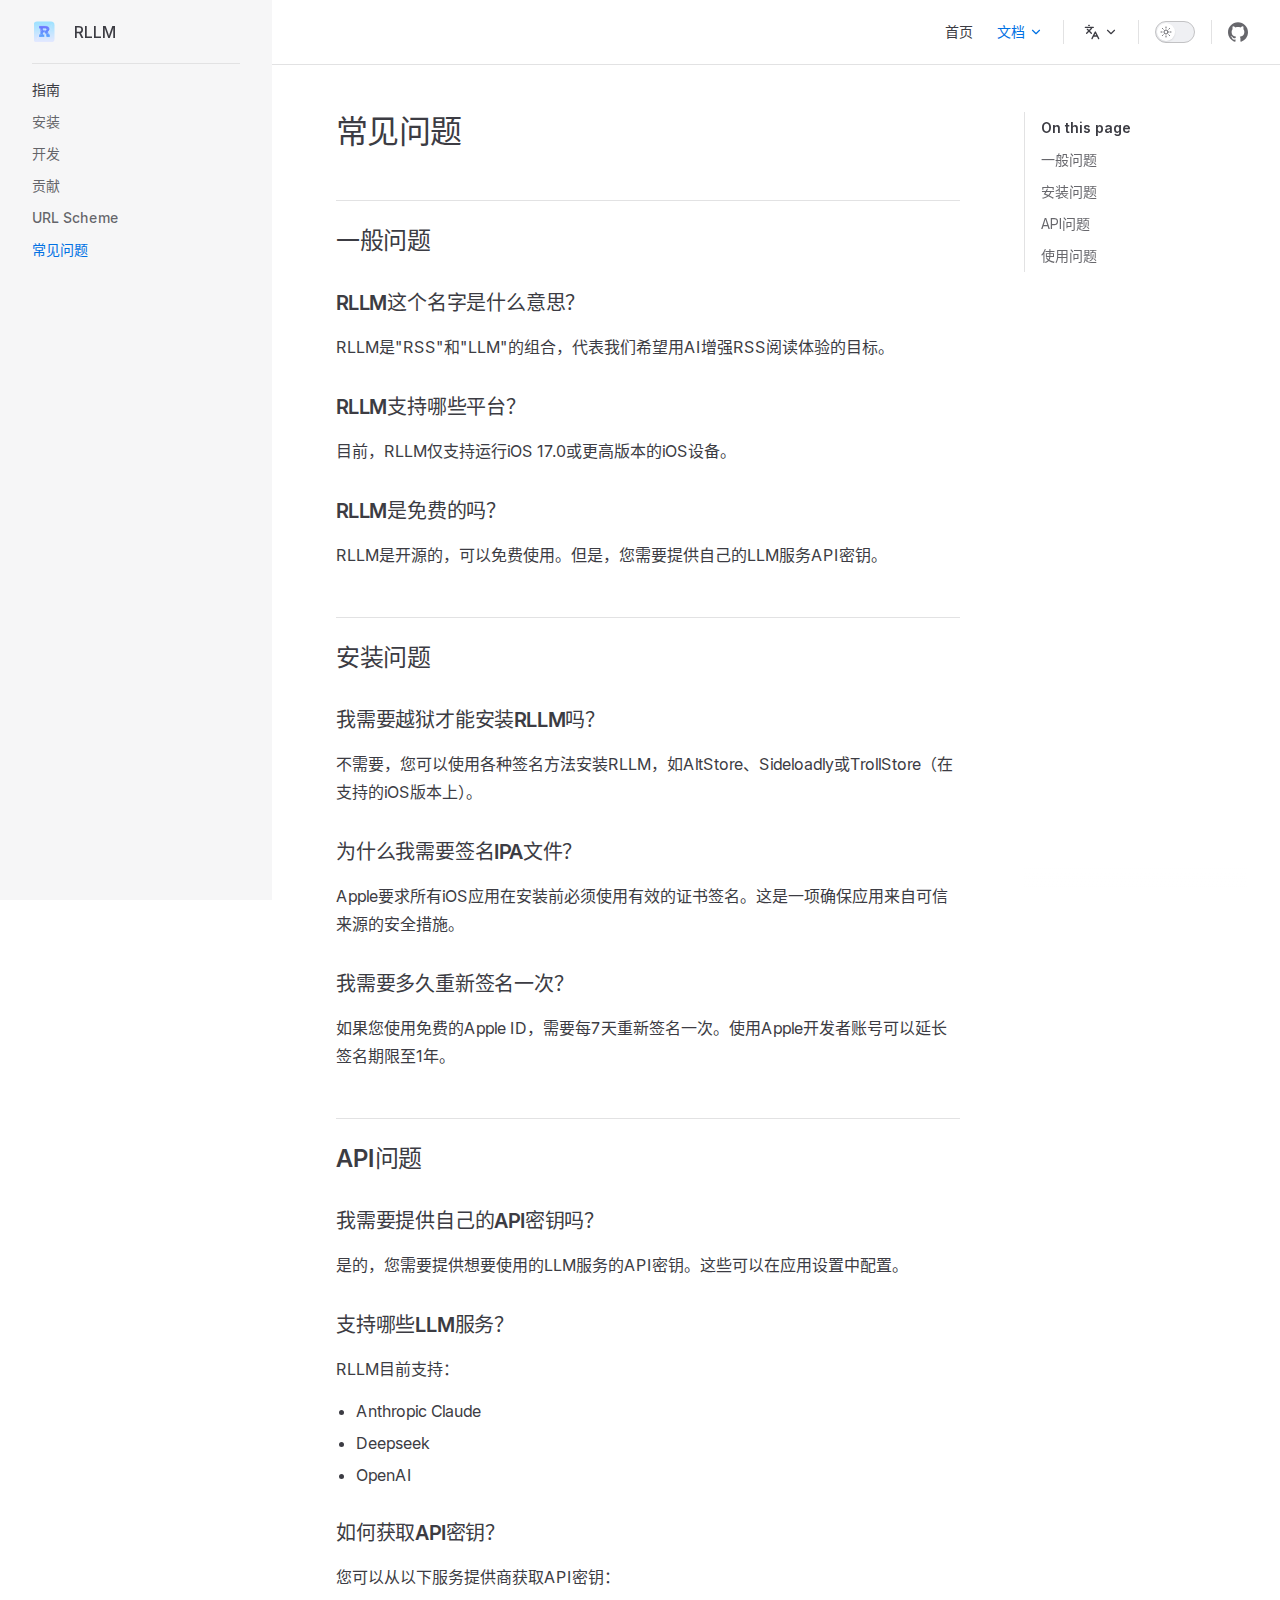
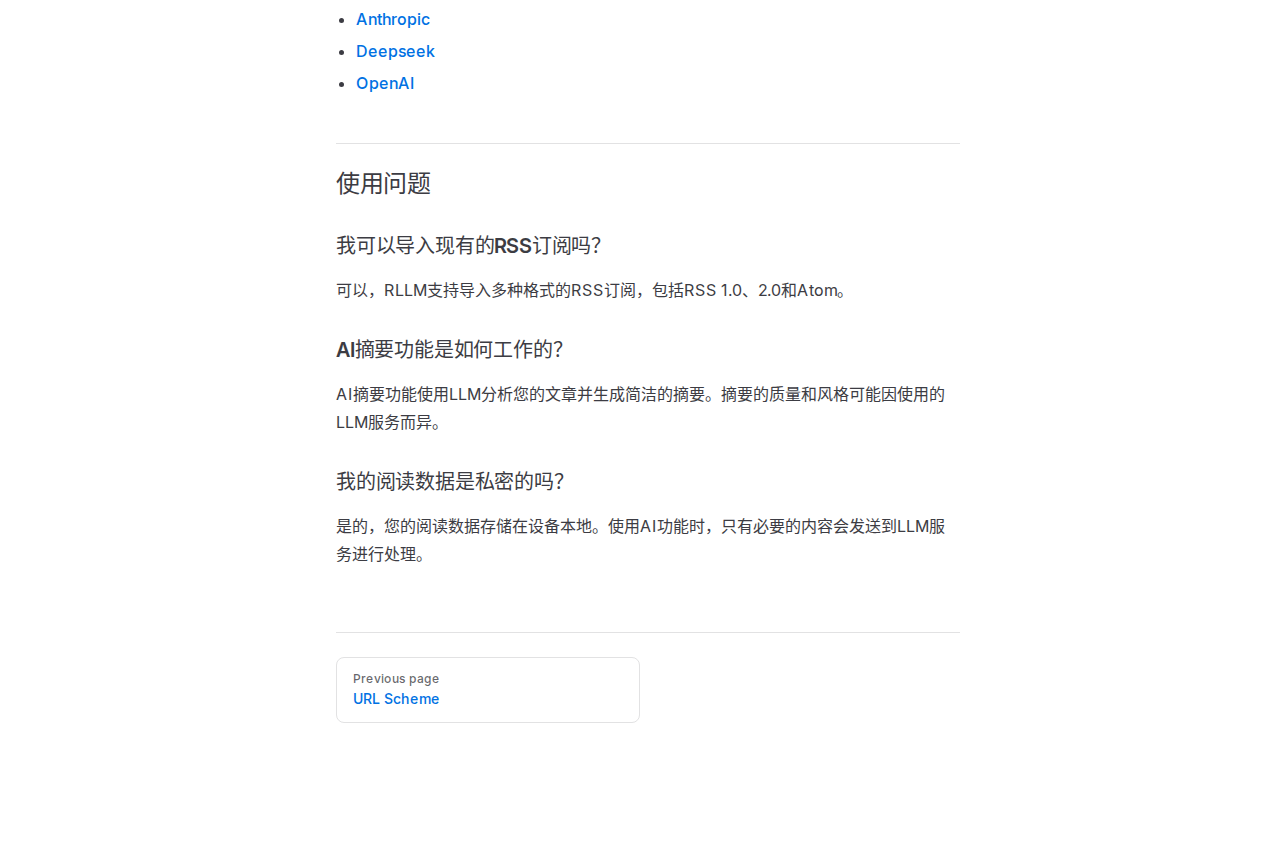
<file: zh/guide/faq.html>
<!DOCTYPE html>
<html lang="zh-CN" dir="ltr">
  <head>
    <meta charset="utf-8">
    <meta name="viewport" content="width=device-width,initial-scale=1">
    <title>常见问题 | RLLM</title>
    <meta name="description" content="A LLM-Powered RSS Reader">
    <meta name="generator" content="VitePress v1.5.0">
    <link rel="preload stylesheet" href="/assets/style.CP6NtCDB.css" as="style">
    <link rel="preload stylesheet" href="/vp-icons.css" as="style">
    
    <script type="module" src="/assets/app.PTLyAn1L.js"></script>
    <link rel="preload" href="/assets/inter-roman-latin.Di8DUHzh.woff2" as="font" type="font/woff2" crossorigin="">
    <link rel="modulepreload" href="/assets/chunks/theme.DXMwKAdC.js">
    <link rel="modulepreload" href="/assets/chunks/framework.P9qPzDnn.js">
    <link rel="modulepreload" href="/assets/zh_guide_faq.md.Bleex4-o.lean.js">
    <script id="check-dark-mode">(()=>{const e=localStorage.getItem("vitepress-theme-appearance")||"auto",a=window.matchMedia("(prefers-color-scheme: dark)").matches;(!e||e==="auto"?a:e==="dark")&&document.documentElement.classList.add("dark")})();</script>
    <script id="check-mac-os">document.documentElement.classList.toggle("mac",/Mac|iPhone|iPod|iPad/i.test(navigator.platform));</script>
  </head>
  <body>
    <div id="app"><div class="Layout" data-v-d8b57b2d><!--[--><!--]--><!--[--><span tabindex="-1" data-v-c8291ffa></span><a href="#VPContent" class="VPSkipLink visually-hidden" data-v-c8291ffa> Skip to content </a><!--]--><!----><header class="VPNav" data-v-d8b57b2d data-v-7ad780c2><div class="VPNavBar" data-v-7ad780c2 data-v-9fd4d1dd><div class="wrapper" data-v-9fd4d1dd><div class="container" data-v-9fd4d1dd><div class="title" data-v-9fd4d1dd><div class="VPNavBarTitle has-sidebar" data-v-9fd4d1dd data-v-9f43907a><a class="title" href="/zh/" data-v-9f43907a><!--[--><!--]--><!--[--><!--[--><!--[--><img class="VPImage dark logo" src="/images/icon_dark.png" alt data-v-ab19afbb><!--]--><!--[--><img class="VPImage light logo" src="/images/icon.png" alt data-v-ab19afbb><!--]--><!--]--><!--]--><span data-v-9f43907a>RLLM</span><!--[--><!--]--></a></div></div><div class="content" data-v-9fd4d1dd><div class="content-body" data-v-9fd4d1dd><!--[--><!--]--><div class="VPNavBarSearch search" data-v-9fd4d1dd><!----></div><nav aria-labelledby="main-nav-aria-label" class="VPNavBarMenu menu" data-v-9fd4d1dd data-v-afb2845e><span id="main-nav-aria-label" class="visually-hidden" data-v-afb2845e> Main Navigation </span><!--[--><!--[--><a class="VPLink link VPNavBarMenuLink" href="/zh/" tabindex="0" data-v-afb2845e data-v-815115f5><!--[--><span data-v-815115f5>首页</span><!--]--></a><!--]--><!--[--><div class="VPFlyout VPNavBarMenuGroup active" data-v-afb2845e data-v-bfe7971f><button type="button" class="button" aria-haspopup="true" aria-expanded="false" data-v-bfe7971f><span class="text" data-v-bfe7971f><!----><span data-v-bfe7971f>文档</span><span class="vpi-chevron-down text-icon" data-v-bfe7971f></span></span></button><div class="menu" data-v-bfe7971f><div class="VPMenu" data-v-bfe7971f data-v-20ed86d6><div class="items" data-v-20ed86d6><!--[--><!--[--><div class="VPMenuLink" data-v-20ed86d6 data-v-7eeeb2dc><a class="VPLink link" href="/zh/guide/installation.html" data-v-7eeeb2dc><!--[--><span data-v-7eeeb2dc>安装</span><!--]--></a></div><!--]--><!--[--><div class="VPMenuLink" data-v-20ed86d6 data-v-7eeeb2dc><a class="VPLink link" href="/zh/guide/development.html" data-v-7eeeb2dc><!--[--><span data-v-7eeeb2dc>开发</span><!--]--></a></div><!--]--><!--[--><div class="VPMenuLink" data-v-20ed86d6 data-v-7eeeb2dc><a class="VPLink link" href="/zh/guide/contributing.html" data-v-7eeeb2dc><!--[--><span data-v-7eeeb2dc>贡献</span><!--]--></a></div><!--]--><!--[--><div class="VPMenuLink" data-v-20ed86d6 data-v-7eeeb2dc><a class="VPLink link" href="/zh/guide/url-scheme.html" data-v-7eeeb2dc><!--[--><span data-v-7eeeb2dc>URL Scheme</span><!--]--></a></div><!--]--><!--[--><div class="VPMenuLink" data-v-20ed86d6 data-v-7eeeb2dc><a class="VPLink link active" href="/zh/guide/faq.html" data-v-7eeeb2dc><!--[--><span data-v-7eeeb2dc>常见问题</span><!--]--></a></div><!--]--><!--]--></div><!--[--><!--]--></div></div></div><!--]--><!--]--></nav><div class="VPFlyout VPNavBarTranslations translations" data-v-9fd4d1dd data-v-acee064b data-v-bfe7971f><button type="button" class="button" aria-haspopup="true" aria-expanded="false" aria-label="Change language" data-v-bfe7971f><span class="text" data-v-bfe7971f><span class="vpi-languages option-icon" data-v-bfe7971f></span><!----><span class="vpi-chevron-down text-icon" data-v-bfe7971f></span></span></button><div class="menu" data-v-bfe7971f><div class="VPMenu" data-v-bfe7971f data-v-20ed86d6><!----><!--[--><!--[--><div class="items" data-v-acee064b><p class="title" data-v-acee064b>简体中文</p><!--[--><div class="VPMenuLink" data-v-acee064b data-v-7eeeb2dc><a class="VPLink link" href="/guide/faq.html" data-v-7eeeb2dc><!--[--><span data-v-7eeeb2dc>English</span><!--]--></a></div><!--]--></div><!--]--><!--]--></div></div></div><div class="VPNavBarAppearance appearance" data-v-9fd4d1dd data-v-3f90c1a5><button class="VPSwitch VPSwitchAppearance" type="button" role="switch" title aria-checked="false" data-v-3f90c1a5 data-v-be9742d9 data-v-b4ccac88><span class="check" data-v-b4ccac88><span class="icon" data-v-b4ccac88><!--[--><span class="vpi-sun sun" data-v-be9742d9></span><span class="vpi-moon moon" data-v-be9742d9></span><!--]--></span></span></button></div><div class="VPSocialLinks VPNavBarSocialLinks social-links" data-v-9fd4d1dd data-v-ef6192dc data-v-e71e869c><!--[--><a class="VPSocialLink no-icon" href="https://github.com/DanielZhangyc/RLLM" aria-label="github" target="_blank" rel="noopener" data-v-e71e869c data-v-60a9a2d3><span class="vpi-social-github"></span></a><!--]--></div><div class="VPFlyout VPNavBarExtra extra" data-v-9fd4d1dd data-v-f953d92f data-v-bfe7971f><button type="button" class="button" aria-haspopup="true" aria-expanded="false" aria-label="extra navigation" data-v-bfe7971f><span class="vpi-more-horizontal icon" data-v-bfe7971f></span></button><div class="menu" data-v-bfe7971f><div class="VPMenu" data-v-bfe7971f data-v-20ed86d6><!----><!--[--><!--[--><div class="group translations" data-v-f953d92f><p class="trans-title" data-v-f953d92f>简体中文</p><!--[--><div class="VPMenuLink" data-v-f953d92f data-v-7eeeb2dc><a class="VPLink link" href="/guide/faq.html" data-v-7eeeb2dc><!--[--><span data-v-7eeeb2dc>English</span><!--]--></a></div><!--]--></div><div class="group" data-v-f953d92f><div class="item appearance" data-v-f953d92f><p class="label" data-v-f953d92f>Appearance</p><div class="appearance-action" data-v-f953d92f><button class="VPSwitch VPSwitchAppearance" type="button" role="switch" title aria-checked="false" data-v-f953d92f data-v-be9742d9 data-v-b4ccac88><span class="check" data-v-b4ccac88><span class="icon" data-v-b4ccac88><!--[--><span class="vpi-sun sun" data-v-be9742d9></span><span class="vpi-moon moon" data-v-be9742d9></span><!--]--></span></span></button></div></div></div><div class="group" data-v-f953d92f><div class="item social-links" data-v-f953d92f><div class="VPSocialLinks social-links-list" data-v-f953d92f data-v-e71e869c><!--[--><a class="VPSocialLink no-icon" href="https://github.com/DanielZhangyc/RLLM" aria-label="github" target="_blank" rel="noopener" data-v-e71e869c data-v-60a9a2d3><span class="vpi-social-github"></span></a><!--]--></div></div></div><!--]--><!--]--></div></div></div><!--[--><!--]--><button type="button" class="VPNavBarHamburger hamburger" aria-label="mobile navigation" aria-expanded="false" aria-controls="VPNavScreen" data-v-9fd4d1dd data-v-6bee1efd><span class="container" data-v-6bee1efd><span class="top" data-v-6bee1efd></span><span class="middle" data-v-6bee1efd></span><span class="bottom" data-v-6bee1efd></span></span></button></div></div></div></div><div class="divider" data-v-9fd4d1dd><div class="divider-line" data-v-9fd4d1dd></div></div></div><!----></header><div class="VPLocalNav has-sidebar empty" data-v-d8b57b2d data-v-2488c25a><div class="container" data-v-2488c25a><button class="menu" aria-expanded="false" aria-controls="VPSidebarNav" data-v-2488c25a><span class="vpi-align-left menu-icon" data-v-2488c25a></span><span class="menu-text" data-v-2488c25a>Menu</span></button><div class="VPLocalNavOutlineDropdown" style="--vp-vh:0px;" data-v-2488c25a data-v-883964e0><button data-v-883964e0>Return to top</button><!----></div></div></div><aside class="VPSidebar" data-v-d8b57b2d data-v-42c4c606><div class="curtain" data-v-42c4c606></div><nav class="nav" id="VPSidebarNav" aria-labelledby="sidebar-aria-label" tabindex="-1" data-v-42c4c606><span class="visually-hidden" id="sidebar-aria-label" data-v-42c4c606> Sidebar Navigation </span><!--[--><!--]--><!--[--><div class="no-transition group" data-v-51288d80><section class="VPSidebarItem level-0 has-active" data-v-51288d80 data-v-edd2eed8><div class="item" role="button" tabindex="0" data-v-edd2eed8><div class="indicator" data-v-edd2eed8></div><h2 class="text" data-v-edd2eed8>指南</h2><!----></div><div class="items" data-v-edd2eed8><!--[--><div class="VPSidebarItem level-1 is-link" data-v-edd2eed8 data-v-edd2eed8><div class="item" data-v-edd2eed8><div class="indicator" data-v-edd2eed8></div><a class="VPLink link link" href="/zh/guide/installation.html" data-v-edd2eed8><!--[--><p class="text" data-v-edd2eed8>安装</p><!--]--></a><!----></div><!----></div><div class="VPSidebarItem level-1 is-link" data-v-edd2eed8 data-v-edd2eed8><div class="item" data-v-edd2eed8><div class="indicator" data-v-edd2eed8></div><a class="VPLink link link" href="/zh/guide/development.html" data-v-edd2eed8><!--[--><p class="text" data-v-edd2eed8>开发</p><!--]--></a><!----></div><!----></div><div class="VPSidebarItem level-1 is-link" data-v-edd2eed8 data-v-edd2eed8><div class="item" data-v-edd2eed8><div class="indicator" data-v-edd2eed8></div><a class="VPLink link link" href="/zh/guide/contributing.html" data-v-edd2eed8><!--[--><p class="text" data-v-edd2eed8>贡献</p><!--]--></a><!----></div><!----></div><div class="VPSidebarItem level-1 is-link" data-v-edd2eed8 data-v-edd2eed8><div class="item" data-v-edd2eed8><div class="indicator" data-v-edd2eed8></div><a class="VPLink link link" href="/zh/guide/url-scheme.html" data-v-edd2eed8><!--[--><p class="text" data-v-edd2eed8>URL Scheme</p><!--]--></a><!----></div><!----></div><div class="VPSidebarItem level-1 is-link" data-v-edd2eed8 data-v-edd2eed8><div class="item" data-v-edd2eed8><div class="indicator" data-v-edd2eed8></div><a class="VPLink link link" href="/zh/guide/faq.html" data-v-edd2eed8><!--[--><p class="text" data-v-edd2eed8>常见问题</p><!--]--></a><!----></div><!----></div><!--]--></div></section></div><!--]--><!--[--><!--]--></nav></aside><div class="VPContent has-sidebar" id="VPContent" data-v-d8b57b2d data-v-9a6c75ad><div class="VPDoc has-sidebar has-aside" data-v-9a6c75ad data-v-e6f2a212><!--[--><!--]--><div class="container" data-v-e6f2a212><div class="aside" data-v-e6f2a212><div class="aside-curtain" data-v-e6f2a212></div><div class="aside-container" data-v-e6f2a212><div class="aside-content" data-v-e6f2a212><div class="VPDocAside" data-v-e6f2a212 data-v-cb998dce><!--[--><!--]--><!--[--><!--]--><nav aria-labelledby="doc-outline-aria-label" class="VPDocAsideOutline" data-v-cb998dce data-v-f610f197><div class="content" data-v-f610f197><div class="outline-marker" data-v-f610f197></div><div aria-level="2" class="outline-title" id="doc-outline-aria-label" role="heading" data-v-f610f197>On this page</div><ul class="VPDocOutlineItem root" data-v-f610f197 data-v-53c99d69><!--[--><!--]--></ul></div></nav><!--[--><!--]--><div class="spacer" data-v-cb998dce></div><!--[--><!--]--><!----><!--[--><!--]--><!--[--><!--]--></div></div></div></div><div class="content" data-v-e6f2a212><div class="content-container" data-v-e6f2a212><!--[--><!--]--><main class="main" data-v-e6f2a212><div style="position:relative;" class="vp-doc _zh_guide_faq" data-v-e6f2a212><div><h1 id="常见问题" tabindex="-1">常见问题 <a class="header-anchor" href="#常见问题" aria-label="Permalink to &quot;常见问题&quot;">​</a></h1><h2 id="一般问题" tabindex="-1">一般问题 <a class="header-anchor" href="#一般问题" aria-label="Permalink to &quot;一般问题&quot;">​</a></h2><h3 id="rllm这个名字是什么意思" tabindex="-1">RLLM这个名字是什么意思？ <a class="header-anchor" href="#rllm这个名字是什么意思" aria-label="Permalink to &quot;RLLM这个名字是什么意思？&quot;">​</a></h3><p>RLLM是&quot;RSS&quot;和&quot;LLM&quot;的组合，代表我们希望用AI增强RSS阅读体验的目标。</p><h3 id="rllm支持哪些平台" tabindex="-1">RLLM支持哪些平台？ <a class="header-anchor" href="#rllm支持哪些平台" aria-label="Permalink to &quot;RLLM支持哪些平台？&quot;">​</a></h3><p>目前，RLLM仅支持运行iOS 17.0或更高版本的iOS设备。</p><h3 id="rllm是免费的吗" tabindex="-1">RLLM是免费的吗？ <a class="header-anchor" href="#rllm是免费的吗" aria-label="Permalink to &quot;RLLM是免费的吗？&quot;">​</a></h3><p>RLLM是开源的，可以免费使用。但是，您需要提供自己的LLM服务API密钥。</p><h2 id="安装问题" tabindex="-1">安装问题 <a class="header-anchor" href="#安装问题" aria-label="Permalink to &quot;安装问题&quot;">​</a></h2><h3 id="我需要越狱才能安装rllm吗" tabindex="-1">我需要越狱才能安装RLLM吗？ <a class="header-anchor" href="#我需要越狱才能安装rllm吗" aria-label="Permalink to &quot;我需要越狱才能安装RLLM吗？&quot;">​</a></h3><p>不需要，您可以使用各种签名方法安装RLLM，如AltStore、Sideloadly或TrollStore（在支持的iOS版本上）。</p><h3 id="为什么我需要签名ipa文件" tabindex="-1">为什么我需要签名IPA文件？ <a class="header-anchor" href="#为什么我需要签名ipa文件" aria-label="Permalink to &quot;为什么我需要签名IPA文件？&quot;">​</a></h3><p>Apple要求所有iOS应用在安装前必须使用有效的证书签名。这是一项确保应用来自可信来源的安全措施。</p><h3 id="我需要多久重新签名一次" tabindex="-1">我需要多久重新签名一次？ <a class="header-anchor" href="#我需要多久重新签名一次" aria-label="Permalink to &quot;我需要多久重新签名一次？&quot;">​</a></h3><p>如果您使用免费的Apple ID，需要每7天重新签名一次。使用Apple开发者账号可以延长签名期限至1年。</p><h2 id="api问题" tabindex="-1">API问题 <a class="header-anchor" href="#api问题" aria-label="Permalink to &quot;API问题&quot;">​</a></h2><h3 id="我需要提供自己的api密钥吗" tabindex="-1">我需要提供自己的API密钥吗？ <a class="header-anchor" href="#我需要提供自己的api密钥吗" aria-label="Permalink to &quot;我需要提供自己的API密钥吗？&quot;">​</a></h3><p>是的，您需要提供想要使用的LLM服务的API密钥。这些可以在应用设置中配置。</p><h3 id="支持哪些llm服务" tabindex="-1">支持哪些LLM服务？ <a class="header-anchor" href="#支持哪些llm服务" aria-label="Permalink to &quot;支持哪些LLM服务？&quot;">​</a></h3><p>RLLM目前支持：</p><ul><li>Anthropic Claude</li><li>Deepseek</li><li>OpenAI</li></ul><h3 id="如何获取api密钥" tabindex="-1">如何获取API密钥？ <a class="header-anchor" href="#如何获取api密钥" aria-label="Permalink to &quot;如何获取API密钥？&quot;">​</a></h3><p>您可以从以下服务提供商获取API密钥：</p><ul><li><a href="https://www.anthropic.com/" target="_blank" rel="noreferrer">Anthropic</a></li><li><a href="https://deepseek.ai/" target="_blank" rel="noreferrer">Deepseek</a></li><li><a href="https://openai.com/" target="_blank" rel="noreferrer">OpenAI</a></li></ul><h2 id="使用问题" tabindex="-1">使用问题 <a class="header-anchor" href="#使用问题" aria-label="Permalink to &quot;使用问题&quot;">​</a></h2><h3 id="我可以导入现有的rss订阅吗" tabindex="-1">我可以导入现有的RSS订阅吗？ <a class="header-anchor" href="#我可以导入现有的rss订阅吗" aria-label="Permalink to &quot;我可以导入现有的RSS订阅吗？&quot;">​</a></h3><p>可以，RLLM支持导入多种格式的RSS订阅，包括RSS 1.0、2.0和Atom。</p><h3 id="ai摘要功能是如何工作的" tabindex="-1">AI摘要功能是如何工作的？ <a class="header-anchor" href="#ai摘要功能是如何工作的" aria-label="Permalink to &quot;AI摘要功能是如何工作的？&quot;">​</a></h3><p>AI摘要功能使用LLM分析您的文章并生成简洁的摘要。摘要的质量和风格可能因使用的LLM服务而异。</p><h3 id="我的阅读数据是私密的吗" tabindex="-1">我的阅读数据是私密的吗？ <a class="header-anchor" href="#我的阅读数据是私密的吗" aria-label="Permalink to &quot;我的阅读数据是私密的吗？&quot;">​</a></h3><p>是的，您的阅读数据存储在设备本地。使用AI功能时，只有必要的内容会发送到LLM服务进行处理。</p></div></div></main><footer class="VPDocFooter" data-v-e6f2a212 data-v-1bcd8184><!--[--><!--]--><!----><nav class="prev-next" aria-labelledby="doc-footer-aria-label" data-v-1bcd8184><span class="visually-hidden" id="doc-footer-aria-label" data-v-1bcd8184>Pager</span><div class="pager" data-v-1bcd8184><a class="VPLink link pager-link prev" href="/zh/guide/url-scheme.html" data-v-1bcd8184><!--[--><span class="desc" data-v-1bcd8184>Previous page</span><span class="title" data-v-1bcd8184>URL Scheme</span><!--]--></a></div><div class="pager" data-v-1bcd8184><!----></div></nav></footer><!--[--><!--]--></div></div></div><!--[--><!--]--></div></div><footer class="VPFooter has-sidebar" data-v-d8b57b2d data-v-566314d4><div class="container" data-v-566314d4><p class="message" data-v-566314d4>Released under the MIT License.</p><p class="copyright" data-v-566314d4>Copyright © 2024-present Daniel Zhang</p></div></footer><!--[--><!--]--></div></div>
    <script>window.__VP_HASH_MAP__=JSON.parse("{\"guide_contributing.md\":\"BEStAheT\",\"guide_development.md\":\"CNXUaZqM\",\"guide_faq.md\":\"CPRUOdHU\",\"guide_installation.md\":\"BeMOd6na\",\"guide_url-scheme.md\":\"CPqVOcYs\",\"index.md\":\"vDHDuz9L\",\"zh_guide_contributing.md\":\"kDb6ntRq\",\"zh_guide_development.md\":\"CcRz5iT1\",\"zh_guide_faq.md\":\"Bleex4-o\",\"zh_guide_installation.md\":\"Dw1jYGjD\",\"zh_guide_url-scheme.md\":\"BMA6dJfY\",\"zh_index.md\":\"CVOElEX1\"}");window.__VP_SITE_DATA__=JSON.parse("{\"lang\":\"en-US\",\"dir\":\"ltr\",\"title\":\"RLLM\",\"description\":\"A LLM-Powered RSS Reader\",\"base\":\"/\",\"head\":[],\"router\":{\"prefetchLinks\":true},\"appearance\":true,\"themeConfig\":{\"logo\":{\"light\":\"/images/icon.png\",\"dark\":\"/images/icon_dark.png\"},\"socialLinks\":[{\"icon\":\"github\",\"link\":\"https://github.com/DanielZhangyc/RLLM\"}],\"footer\":{\"message\":\"Released under the MIT License.\",\"copyright\":\"Copyright © 2024-present Daniel Zhang\"}},\"locales\":{\"root\":{\"label\":\"English\",\"lang\":\"en\",\"themeConfig\":{\"nav\":[{\"text\":\"Home\",\"link\":\"/\"},{\"text\":\"Documentation\",\"items\":[{\"text\":\"Installation\",\"link\":\"/guide/installation\"},{\"text\":\"Development\",\"link\":\"/guide/development\"},{\"text\":\"Contributing\",\"link\":\"/guide/contributing\"},{\"text\":\"URL Scheme\",\"link\":\"/guide/url-scheme\"},{\"text\":\"FAQ\",\"link\":\"/guide/faq\"}]}],\"sidebar\":{\"/guide/\":[{\"text\":\"Guide\",\"items\":[{\"text\":\"Installation\",\"link\":\"/guide/installation\"},{\"text\":\"Development\",\"link\":\"/guide/development\"},{\"text\":\"Contributing\",\"link\":\"/guide/contributing\"},{\"text\":\"URL Scheme\",\"link\":\"/guide/url-scheme\"},{\"text\":\"FAQ\",\"link\":\"/guide/faq\"}]}]}}},\"zh\":{\"label\":\"简体中文\",\"lang\":\"zh-CN\",\"link\":\"/zh/\",\"themeConfig\":{\"nav\":[{\"text\":\"首页\",\"link\":\"/zh/\"},{\"text\":\"文档\",\"items\":[{\"text\":\"安装\",\"link\":\"/zh/guide/installation\"},{\"text\":\"开发\",\"link\":\"/zh/guide/development\"},{\"text\":\"贡献\",\"link\":\"/zh/guide/contributing\"},{\"text\":\"URL Scheme\",\"link\":\"/zh/guide/url-scheme\"},{\"text\":\"常见问题\",\"link\":\"/zh/guide/faq\"}]}],\"sidebar\":{\"/zh/guide/\":[{\"text\":\"指南\",\"items\":[{\"text\":\"安装\",\"link\":\"/zh/guide/installation\"},{\"text\":\"开发\",\"link\":\"/zh/guide/development\"},{\"text\":\"贡献\",\"link\":\"/zh/guide/contributing\"},{\"text\":\"URL Scheme\",\"link\":\"/zh/guide/url-scheme\"},{\"text\":\"常见问题\",\"link\":\"/zh/guide/faq\"}]}]}}}},\"scrollOffset\":134,\"cleanUrls\":false}");</script>
    
  </body>
</html>
</file>
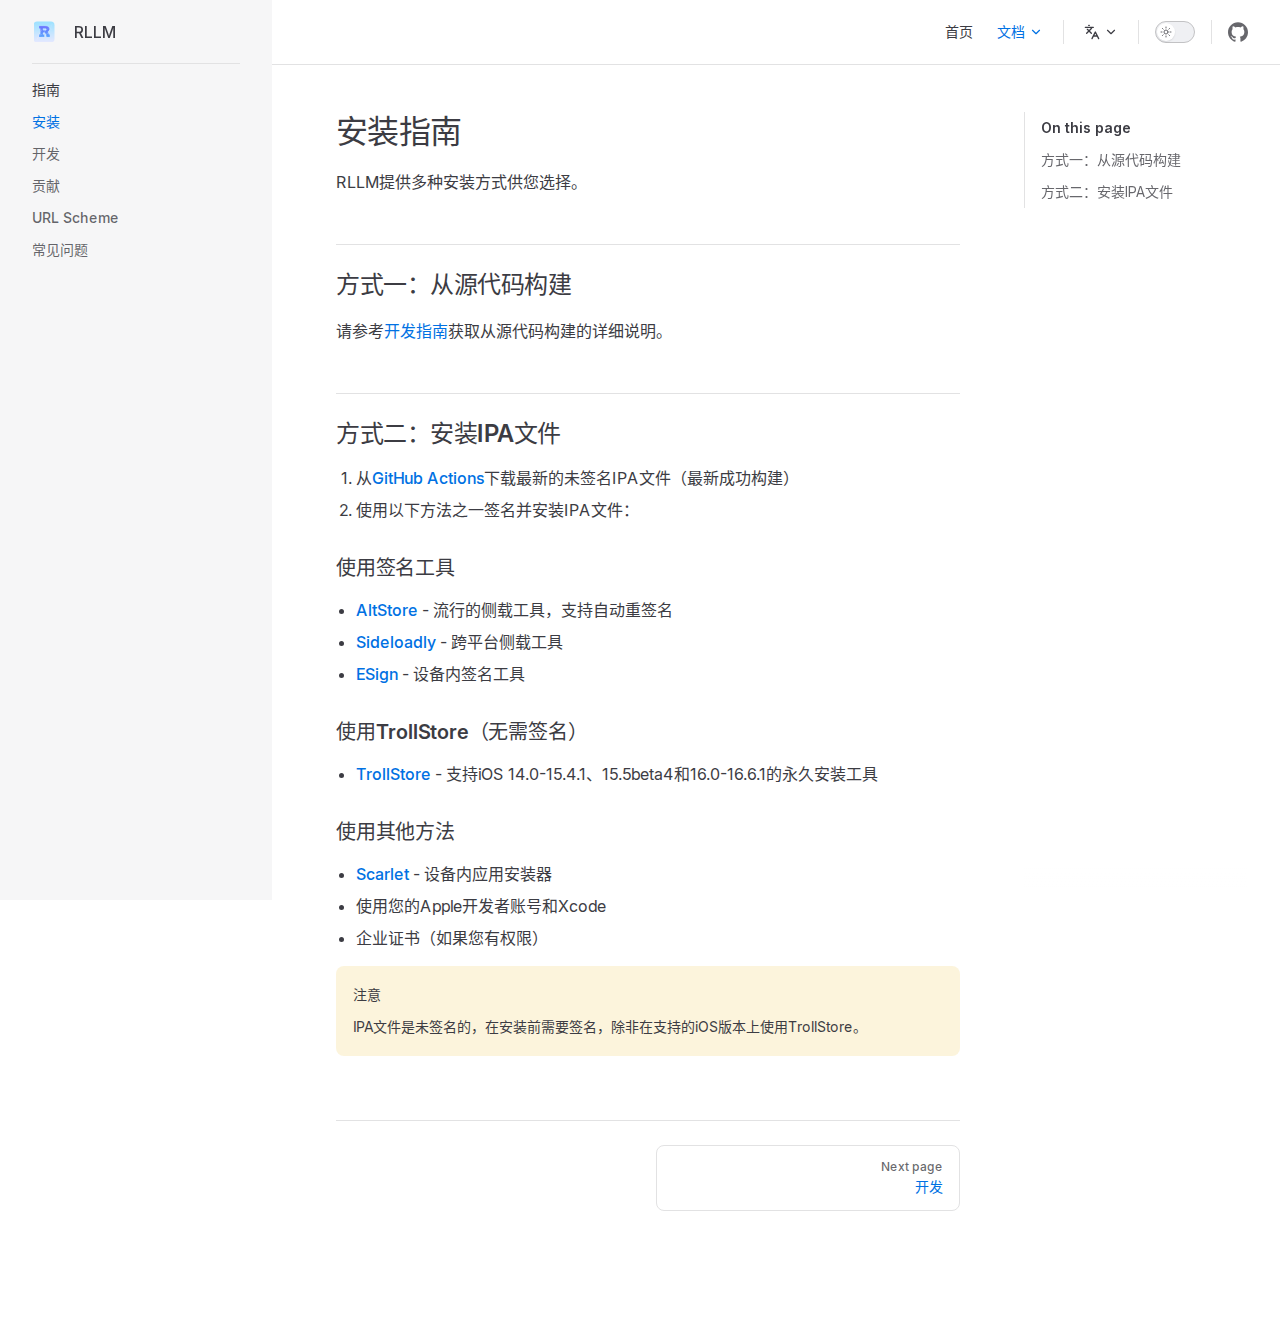
<file: zh/guide/installation.html>
<!DOCTYPE html>
<html lang="zh-CN" dir="ltr">
  <head>
    <meta charset="utf-8">
    <meta name="viewport" content="width=device-width,initial-scale=1">
    <title>安装指南 | RLLM</title>
    <meta name="description" content="A LLM-Powered RSS Reader">
    <meta name="generator" content="VitePress v1.5.0">
    <link rel="preload stylesheet" href="/assets/style.CP6NtCDB.css" as="style">
    <link rel="preload stylesheet" href="/vp-icons.css" as="style">
    
    <script type="module" src="/assets/app.PTLyAn1L.js"></script>
    <link rel="preload" href="/assets/inter-roman-latin.Di8DUHzh.woff2" as="font" type="font/woff2" crossorigin="">
    <link rel="modulepreload" href="/assets/chunks/theme.DXMwKAdC.js">
    <link rel="modulepreload" href="/assets/chunks/framework.P9qPzDnn.js">
    <link rel="modulepreload" href="/assets/zh_guide_installation.md.Dw1jYGjD.lean.js">
    <script id="check-dark-mode">(()=>{const e=localStorage.getItem("vitepress-theme-appearance")||"auto",a=window.matchMedia("(prefers-color-scheme: dark)").matches;(!e||e==="auto"?a:e==="dark")&&document.documentElement.classList.add("dark")})();</script>
    <script id="check-mac-os">document.documentElement.classList.toggle("mac",/Mac|iPhone|iPod|iPad/i.test(navigator.platform));</script>
  </head>
  <body>
    <div id="app"><div class="Layout" data-v-d8b57b2d><!--[--><!--]--><!--[--><span tabindex="-1" data-v-c8291ffa></span><a href="#VPContent" class="VPSkipLink visually-hidden" data-v-c8291ffa> Skip to content </a><!--]--><!----><header class="VPNav" data-v-d8b57b2d data-v-7ad780c2><div class="VPNavBar" data-v-7ad780c2 data-v-9fd4d1dd><div class="wrapper" data-v-9fd4d1dd><div class="container" data-v-9fd4d1dd><div class="title" data-v-9fd4d1dd><div class="VPNavBarTitle has-sidebar" data-v-9fd4d1dd data-v-9f43907a><a class="title" href="/zh/" data-v-9f43907a><!--[--><!--]--><!--[--><!--[--><!--[--><img class="VPImage dark logo" src="/images/icon_dark.png" alt data-v-ab19afbb><!--]--><!--[--><img class="VPImage light logo" src="/images/icon.png" alt data-v-ab19afbb><!--]--><!--]--><!--]--><span data-v-9f43907a>RLLM</span><!--[--><!--]--></a></div></div><div class="content" data-v-9fd4d1dd><div class="content-body" data-v-9fd4d1dd><!--[--><!--]--><div class="VPNavBarSearch search" data-v-9fd4d1dd><!----></div><nav aria-labelledby="main-nav-aria-label" class="VPNavBarMenu menu" data-v-9fd4d1dd data-v-afb2845e><span id="main-nav-aria-label" class="visually-hidden" data-v-afb2845e> Main Navigation </span><!--[--><!--[--><a class="VPLink link VPNavBarMenuLink" href="/zh/" tabindex="0" data-v-afb2845e data-v-815115f5><!--[--><span data-v-815115f5>首页</span><!--]--></a><!--]--><!--[--><div class="VPFlyout VPNavBarMenuGroup active" data-v-afb2845e data-v-bfe7971f><button type="button" class="button" aria-haspopup="true" aria-expanded="false" data-v-bfe7971f><span class="text" data-v-bfe7971f><!----><span data-v-bfe7971f>文档</span><span class="vpi-chevron-down text-icon" data-v-bfe7971f></span></span></button><div class="menu" data-v-bfe7971f><div class="VPMenu" data-v-bfe7971f data-v-20ed86d6><div class="items" data-v-20ed86d6><!--[--><!--[--><div class="VPMenuLink" data-v-20ed86d6 data-v-7eeeb2dc><a class="VPLink link active" href="/zh/guide/installation.html" data-v-7eeeb2dc><!--[--><span data-v-7eeeb2dc>安装</span><!--]--></a></div><!--]--><!--[--><div class="VPMenuLink" data-v-20ed86d6 data-v-7eeeb2dc><a class="VPLink link" href="/zh/guide/development.html" data-v-7eeeb2dc><!--[--><span data-v-7eeeb2dc>开发</span><!--]--></a></div><!--]--><!--[--><div class="VPMenuLink" data-v-20ed86d6 data-v-7eeeb2dc><a class="VPLink link" href="/zh/guide/contributing.html" data-v-7eeeb2dc><!--[--><span data-v-7eeeb2dc>贡献</span><!--]--></a></div><!--]--><!--[--><div class="VPMenuLink" data-v-20ed86d6 data-v-7eeeb2dc><a class="VPLink link" href="/zh/guide/url-scheme.html" data-v-7eeeb2dc><!--[--><span data-v-7eeeb2dc>URL Scheme</span><!--]--></a></div><!--]--><!--[--><div class="VPMenuLink" data-v-20ed86d6 data-v-7eeeb2dc><a class="VPLink link" href="/zh/guide/faq.html" data-v-7eeeb2dc><!--[--><span data-v-7eeeb2dc>常见问题</span><!--]--></a></div><!--]--><!--]--></div><!--[--><!--]--></div></div></div><!--]--><!--]--></nav><div class="VPFlyout VPNavBarTranslations translations" data-v-9fd4d1dd data-v-acee064b data-v-bfe7971f><button type="button" class="button" aria-haspopup="true" aria-expanded="false" aria-label="Change language" data-v-bfe7971f><span class="text" data-v-bfe7971f><span class="vpi-languages option-icon" data-v-bfe7971f></span><!----><span class="vpi-chevron-down text-icon" data-v-bfe7971f></span></span></button><div class="menu" data-v-bfe7971f><div class="VPMenu" data-v-bfe7971f data-v-20ed86d6><!----><!--[--><!--[--><div class="items" data-v-acee064b><p class="title" data-v-acee064b>简体中文</p><!--[--><div class="VPMenuLink" data-v-acee064b data-v-7eeeb2dc><a class="VPLink link" href="/guide/installation.html" data-v-7eeeb2dc><!--[--><span data-v-7eeeb2dc>English</span><!--]--></a></div><!--]--></div><!--]--><!--]--></div></div></div><div class="VPNavBarAppearance appearance" data-v-9fd4d1dd data-v-3f90c1a5><button class="VPSwitch VPSwitchAppearance" type="button" role="switch" title aria-checked="false" data-v-3f90c1a5 data-v-be9742d9 data-v-b4ccac88><span class="check" data-v-b4ccac88><span class="icon" data-v-b4ccac88><!--[--><span class="vpi-sun sun" data-v-be9742d9></span><span class="vpi-moon moon" data-v-be9742d9></span><!--]--></span></span></button></div><div class="VPSocialLinks VPNavBarSocialLinks social-links" data-v-9fd4d1dd data-v-ef6192dc data-v-e71e869c><!--[--><a class="VPSocialLink no-icon" href="https://github.com/DanielZhangyc/RLLM" aria-label="github" target="_blank" rel="noopener" data-v-e71e869c data-v-60a9a2d3><span class="vpi-social-github"></span></a><!--]--></div><div class="VPFlyout VPNavBarExtra extra" data-v-9fd4d1dd data-v-f953d92f data-v-bfe7971f><button type="button" class="button" aria-haspopup="true" aria-expanded="false" aria-label="extra navigation" data-v-bfe7971f><span class="vpi-more-horizontal icon" data-v-bfe7971f></span></button><div class="menu" data-v-bfe7971f><div class="VPMenu" data-v-bfe7971f data-v-20ed86d6><!----><!--[--><!--[--><div class="group translations" data-v-f953d92f><p class="trans-title" data-v-f953d92f>简体中文</p><!--[--><div class="VPMenuLink" data-v-f953d92f data-v-7eeeb2dc><a class="VPLink link" href="/guide/installation.html" data-v-7eeeb2dc><!--[--><span data-v-7eeeb2dc>English</span><!--]--></a></div><!--]--></div><div class="group" data-v-f953d92f><div class="item appearance" data-v-f953d92f><p class="label" data-v-f953d92f>Appearance</p><div class="appearance-action" data-v-f953d92f><button class="VPSwitch VPSwitchAppearance" type="button" role="switch" title aria-checked="false" data-v-f953d92f data-v-be9742d9 data-v-b4ccac88><span class="check" data-v-b4ccac88><span class="icon" data-v-b4ccac88><!--[--><span class="vpi-sun sun" data-v-be9742d9></span><span class="vpi-moon moon" data-v-be9742d9></span><!--]--></span></span></button></div></div></div><div class="group" data-v-f953d92f><div class="item social-links" data-v-f953d92f><div class="VPSocialLinks social-links-list" data-v-f953d92f data-v-e71e869c><!--[--><a class="VPSocialLink no-icon" href="https://github.com/DanielZhangyc/RLLM" aria-label="github" target="_blank" rel="noopener" data-v-e71e869c data-v-60a9a2d3><span class="vpi-social-github"></span></a><!--]--></div></div></div><!--]--><!--]--></div></div></div><!--[--><!--]--><button type="button" class="VPNavBarHamburger hamburger" aria-label="mobile navigation" aria-expanded="false" aria-controls="VPNavScreen" data-v-9fd4d1dd data-v-6bee1efd><span class="container" data-v-6bee1efd><span class="top" data-v-6bee1efd></span><span class="middle" data-v-6bee1efd></span><span class="bottom" data-v-6bee1efd></span></span></button></div></div></div></div><div class="divider" data-v-9fd4d1dd><div class="divider-line" data-v-9fd4d1dd></div></div></div><!----></header><div class="VPLocalNav has-sidebar empty" data-v-d8b57b2d data-v-2488c25a><div class="container" data-v-2488c25a><button class="menu" aria-expanded="false" aria-controls="VPSidebarNav" data-v-2488c25a><span class="vpi-align-left menu-icon" data-v-2488c25a></span><span class="menu-text" data-v-2488c25a>Menu</span></button><div class="VPLocalNavOutlineDropdown" style="--vp-vh:0px;" data-v-2488c25a data-v-883964e0><button data-v-883964e0>Return to top</button><!----></div></div></div><aside class="VPSidebar" data-v-d8b57b2d data-v-42c4c606><div class="curtain" data-v-42c4c606></div><nav class="nav" id="VPSidebarNav" aria-labelledby="sidebar-aria-label" tabindex="-1" data-v-42c4c606><span class="visually-hidden" id="sidebar-aria-label" data-v-42c4c606> Sidebar Navigation </span><!--[--><!--]--><!--[--><div class="no-transition group" data-v-51288d80><section class="VPSidebarItem level-0 has-active" data-v-51288d80 data-v-edd2eed8><div class="item" role="button" tabindex="0" data-v-edd2eed8><div class="indicator" data-v-edd2eed8></div><h2 class="text" data-v-edd2eed8>指南</h2><!----></div><div class="items" data-v-edd2eed8><!--[--><div class="VPSidebarItem level-1 is-link" data-v-edd2eed8 data-v-edd2eed8><div class="item" data-v-edd2eed8><div class="indicator" data-v-edd2eed8></div><a class="VPLink link link" href="/zh/guide/installation.html" data-v-edd2eed8><!--[--><p class="text" data-v-edd2eed8>安装</p><!--]--></a><!----></div><!----></div><div class="VPSidebarItem level-1 is-link" data-v-edd2eed8 data-v-edd2eed8><div class="item" data-v-edd2eed8><div class="indicator" data-v-edd2eed8></div><a class="VPLink link link" href="/zh/guide/development.html" data-v-edd2eed8><!--[--><p class="text" data-v-edd2eed8>开发</p><!--]--></a><!----></div><!----></div><div class="VPSidebarItem level-1 is-link" data-v-edd2eed8 data-v-edd2eed8><div class="item" data-v-edd2eed8><div class="indicator" data-v-edd2eed8></div><a class="VPLink link link" href="/zh/guide/contributing.html" data-v-edd2eed8><!--[--><p class="text" data-v-edd2eed8>贡献</p><!--]--></a><!----></div><!----></div><div class="VPSidebarItem level-1 is-link" data-v-edd2eed8 data-v-edd2eed8><div class="item" data-v-edd2eed8><div class="indicator" data-v-edd2eed8></div><a class="VPLink link link" href="/zh/guide/url-scheme.html" data-v-edd2eed8><!--[--><p class="text" data-v-edd2eed8>URL Scheme</p><!--]--></a><!----></div><!----></div><div class="VPSidebarItem level-1 is-link" data-v-edd2eed8 data-v-edd2eed8><div class="item" data-v-edd2eed8><div class="indicator" data-v-edd2eed8></div><a class="VPLink link link" href="/zh/guide/faq.html" data-v-edd2eed8><!--[--><p class="text" data-v-edd2eed8>常见问题</p><!--]--></a><!----></div><!----></div><!--]--></div></section></div><!--]--><!--[--><!--]--></nav></aside><div class="VPContent has-sidebar" id="VPContent" data-v-d8b57b2d data-v-9a6c75ad><div class="VPDoc has-sidebar has-aside" data-v-9a6c75ad data-v-e6f2a212><!--[--><!--]--><div class="container" data-v-e6f2a212><div class="aside" data-v-e6f2a212><div class="aside-curtain" data-v-e6f2a212></div><div class="aside-container" data-v-e6f2a212><div class="aside-content" data-v-e6f2a212><div class="VPDocAside" data-v-e6f2a212 data-v-cb998dce><!--[--><!--]--><!--[--><!--]--><nav aria-labelledby="doc-outline-aria-label" class="VPDocAsideOutline" data-v-cb998dce data-v-f610f197><div class="content" data-v-f610f197><div class="outline-marker" data-v-f610f197></div><div aria-level="2" class="outline-title" id="doc-outline-aria-label" role="heading" data-v-f610f197>On this page</div><ul class="VPDocOutlineItem root" data-v-f610f197 data-v-53c99d69><!--[--><!--]--></ul></div></nav><!--[--><!--]--><div class="spacer" data-v-cb998dce></div><!--[--><!--]--><!----><!--[--><!--]--><!--[--><!--]--></div></div></div></div><div class="content" data-v-e6f2a212><div class="content-container" data-v-e6f2a212><!--[--><!--]--><main class="main" data-v-e6f2a212><div style="position:relative;" class="vp-doc _zh_guide_installation" data-v-e6f2a212><div><h1 id="安装指南" tabindex="-1">安装指南 <a class="header-anchor" href="#安装指南" aria-label="Permalink to &quot;安装指南&quot;">​</a></h1><p>RLLM提供多种安装方式供您选择。</p><h2 id="方式一-从源代码构建" tabindex="-1">方式一：从源代码构建 <a class="header-anchor" href="#方式一-从源代码构建" aria-label="Permalink to &quot;方式一：从源代码构建&quot;">​</a></h2><p>请参考<a href="./development.html">开发指南</a>获取从源代码构建的详细说明。</p><h2 id="方式二-安装ipa文件" tabindex="-1">方式二：安装IPA文件 <a class="header-anchor" href="#方式二-安装ipa文件" aria-label="Permalink to &quot;方式二：安装IPA文件&quot;">​</a></h2><ol><li>从<a href="https://github.com/DanielZhangyc/RLLM/actions" target="_blank" rel="noreferrer">GitHub Actions</a>下载最新的未签名IPA文件（最新成功构建）</li><li>使用以下方法之一签名并安装IPA文件：</li></ol><h3 id="使用签名工具" tabindex="-1">使用签名工具 <a class="header-anchor" href="#使用签名工具" aria-label="Permalink to &quot;使用签名工具&quot;">​</a></h3><ul><li><a href="https://altstore.io" target="_blank" rel="noreferrer">AltStore</a> - 流行的侧载工具，支持自动重签名</li><li><a href="https://sideloadly.io" target="_blank" rel="noreferrer">Sideloadly</a> - 跨平台侧载工具</li><li><a href="https://esign.yyyue.xyz" target="_blank" rel="noreferrer">ESign</a> - 设备内签名工具</li></ul><h3 id="使用trollstore-无需签名" tabindex="-1">使用TrollStore（无需签名） <a class="header-anchor" href="#使用trollstore-无需签名" aria-label="Permalink to &quot;使用TrollStore（无需签名）&quot;">​</a></h3><ul><li><a href="https://github.com/opa334/TrollStore" target="_blank" rel="noreferrer">TrollStore</a> - 支持iOS 14.0-15.4.1、15.5beta4和16.0-16.6.1的永久安装工具</li></ul><h3 id="使用其他方法" tabindex="-1">使用其他方法 <a class="header-anchor" href="#使用其他方法" aria-label="Permalink to &quot;使用其他方法&quot;">​</a></h3><ul><li><a href="https://usescarlet.com" target="_blank" rel="noreferrer">Scarlet</a> - 设备内应用安装器</li><li>使用您的Apple开发者账号和Xcode</li><li>企业证书（如果您有权限）</li></ul><div class="warning custom-block"><p class="custom-block-title">注意</p><p>IPA文件是未签名的，在安装前需要签名，除非在支持的iOS版本上使用TrollStore。</p></div></div></div></main><footer class="VPDocFooter" data-v-e6f2a212 data-v-1bcd8184><!--[--><!--]--><!----><nav class="prev-next" aria-labelledby="doc-footer-aria-label" data-v-1bcd8184><span class="visually-hidden" id="doc-footer-aria-label" data-v-1bcd8184>Pager</span><div class="pager" data-v-1bcd8184><!----></div><div class="pager" data-v-1bcd8184><a class="VPLink link pager-link next" href="/zh/guide/development.html" data-v-1bcd8184><!--[--><span class="desc" data-v-1bcd8184>Next page</span><span class="title" data-v-1bcd8184>开发</span><!--]--></a></div></nav></footer><!--[--><!--]--></div></div></div><!--[--><!--]--></div></div><footer class="VPFooter has-sidebar" data-v-d8b57b2d data-v-566314d4><div class="container" data-v-566314d4><p class="message" data-v-566314d4>Released under the MIT License.</p><p class="copyright" data-v-566314d4>Copyright © 2024-present Daniel Zhang</p></div></footer><!--[--><!--]--></div></div>
    <script>window.__VP_HASH_MAP__=JSON.parse("{\"guide_contributing.md\":\"BEStAheT\",\"guide_development.md\":\"CNXUaZqM\",\"guide_faq.md\":\"CPRUOdHU\",\"guide_installation.md\":\"BeMOd6na\",\"guide_url-scheme.md\":\"CPqVOcYs\",\"index.md\":\"vDHDuz9L\",\"zh_guide_contributing.md\":\"kDb6ntRq\",\"zh_guide_development.md\":\"CcRz5iT1\",\"zh_guide_faq.md\":\"Bleex4-o\",\"zh_guide_installation.md\":\"Dw1jYGjD\",\"zh_guide_url-scheme.md\":\"BMA6dJfY\",\"zh_index.md\":\"CVOElEX1\"}");window.__VP_SITE_DATA__=JSON.parse("{\"lang\":\"en-US\",\"dir\":\"ltr\",\"title\":\"RLLM\",\"description\":\"A LLM-Powered RSS Reader\",\"base\":\"/\",\"head\":[],\"router\":{\"prefetchLinks\":true},\"appearance\":true,\"themeConfig\":{\"logo\":{\"light\":\"/images/icon.png\",\"dark\":\"/images/icon_dark.png\"},\"socialLinks\":[{\"icon\":\"github\",\"link\":\"https://github.com/DanielZhangyc/RLLM\"}],\"footer\":{\"message\":\"Released under the MIT License.\",\"copyright\":\"Copyright © 2024-present Daniel Zhang\"}},\"locales\":{\"root\":{\"label\":\"English\",\"lang\":\"en\",\"themeConfig\":{\"nav\":[{\"text\":\"Home\",\"link\":\"/\"},{\"text\":\"Documentation\",\"items\":[{\"text\":\"Installation\",\"link\":\"/guide/installation\"},{\"text\":\"Development\",\"link\":\"/guide/development\"},{\"text\":\"Contributing\",\"link\":\"/guide/contributing\"},{\"text\":\"URL Scheme\",\"link\":\"/guide/url-scheme\"},{\"text\":\"FAQ\",\"link\":\"/guide/faq\"}]}],\"sidebar\":{\"/guide/\":[{\"text\":\"Guide\",\"items\":[{\"text\":\"Installation\",\"link\":\"/guide/installation\"},{\"text\":\"Development\",\"link\":\"/guide/development\"},{\"text\":\"Contributing\",\"link\":\"/guide/contributing\"},{\"text\":\"URL Scheme\",\"link\":\"/guide/url-scheme\"},{\"text\":\"FAQ\",\"link\":\"/guide/faq\"}]}]}}},\"zh\":{\"label\":\"简体中文\",\"lang\":\"zh-CN\",\"link\":\"/zh/\",\"themeConfig\":{\"nav\":[{\"text\":\"首页\",\"link\":\"/zh/\"},{\"text\":\"文档\",\"items\":[{\"text\":\"安装\",\"link\":\"/zh/guide/installation\"},{\"text\":\"开发\",\"link\":\"/zh/guide/development\"},{\"text\":\"贡献\",\"link\":\"/zh/guide/contributing\"},{\"text\":\"URL Scheme\",\"link\":\"/zh/guide/url-scheme\"},{\"text\":\"常见问题\",\"link\":\"/zh/guide/faq\"}]}],\"sidebar\":{\"/zh/guide/\":[{\"text\":\"指南\",\"items\":[{\"text\":\"安装\",\"link\":\"/zh/guide/installation\"},{\"text\":\"开发\",\"link\":\"/zh/guide/development\"},{\"text\":\"贡献\",\"link\":\"/zh/guide/contributing\"},{\"text\":\"URL Scheme\",\"link\":\"/zh/guide/url-scheme\"},{\"text\":\"常见问题\",\"link\":\"/zh/guide/faq\"}]}]}}}},\"scrollOffset\":134,\"cleanUrls\":false}");</script>
    
  </body>
</html>
</file>
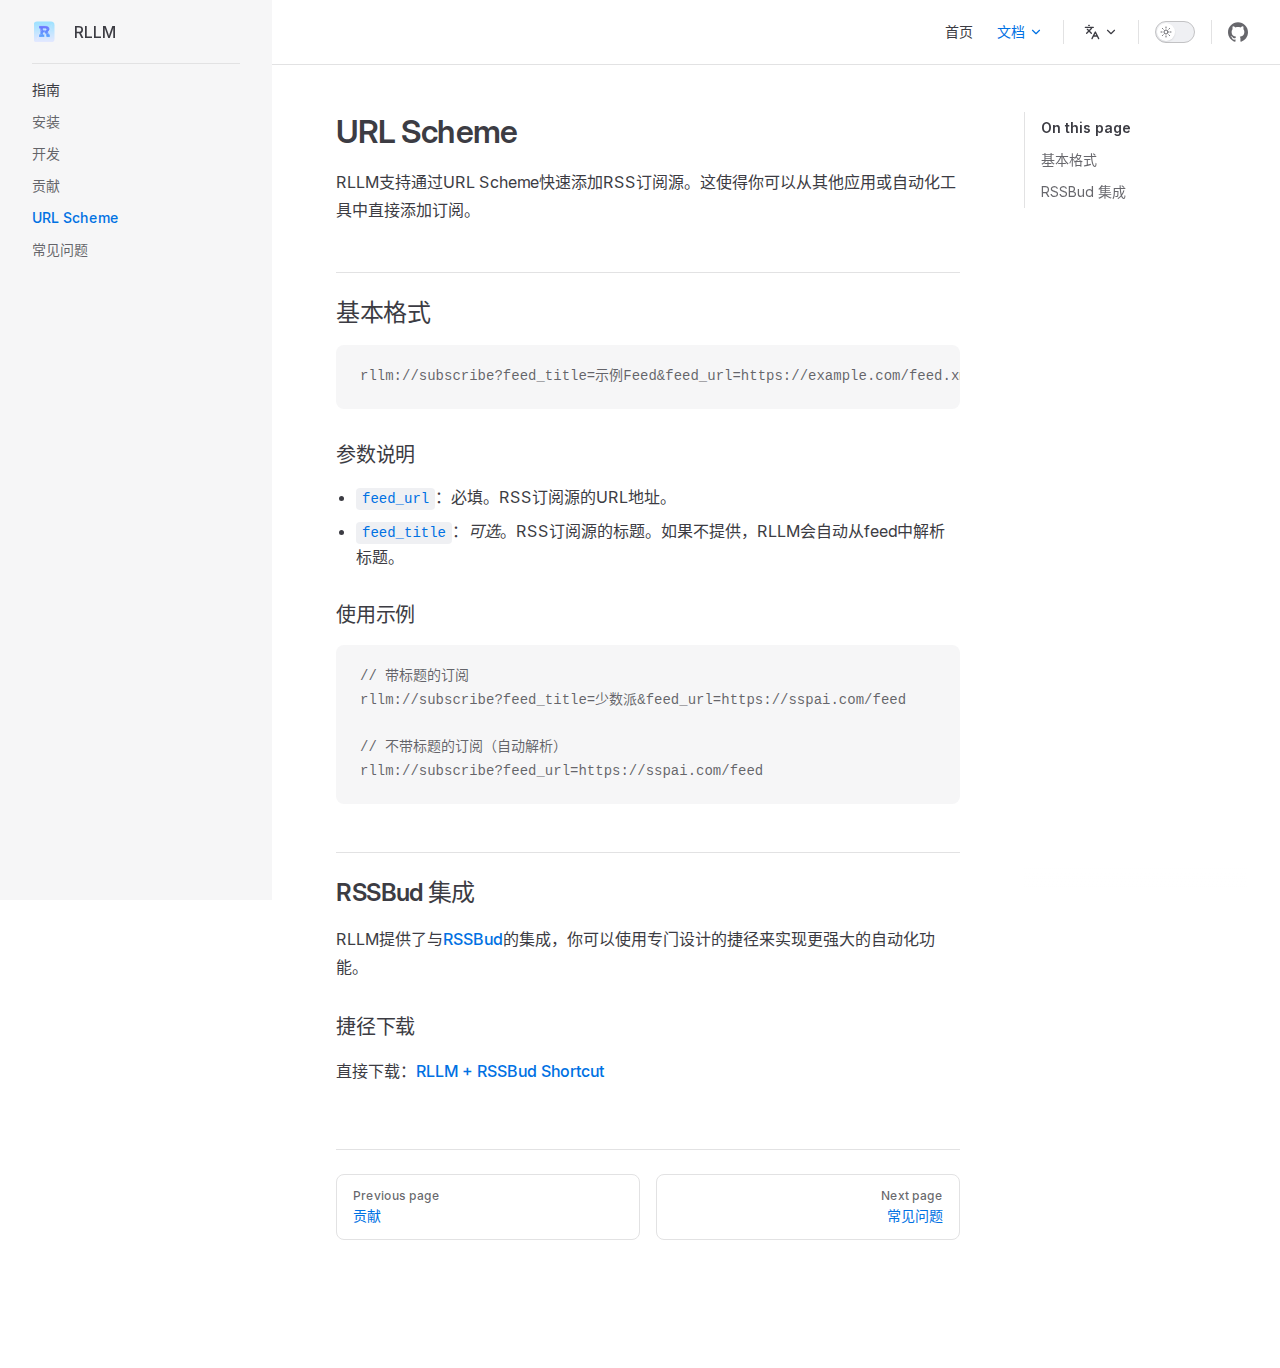
<file: zh/guide/url-scheme.html>
<!DOCTYPE html>
<html lang="zh-CN" dir="ltr">
  <head>
    <meta charset="utf-8">
    <meta name="viewport" content="width=device-width,initial-scale=1">
    <title>URL Scheme | RLLM</title>
    <meta name="description" content="A LLM-Powered RSS Reader">
    <meta name="generator" content="VitePress v1.5.0">
    <link rel="preload stylesheet" href="/assets/style.CP6NtCDB.css" as="style">
    <link rel="preload stylesheet" href="/vp-icons.css" as="style">
    
    <script type="module" src="/assets/app.PTLyAn1L.js"></script>
    <link rel="preload" href="/assets/inter-roman-latin.Di8DUHzh.woff2" as="font" type="font/woff2" crossorigin="">
    <link rel="modulepreload" href="/assets/chunks/theme.DXMwKAdC.js">
    <link rel="modulepreload" href="/assets/chunks/framework.P9qPzDnn.js">
    <link rel="modulepreload" href="/assets/zh_guide_url-scheme.md.BMA6dJfY.lean.js">
    <script id="check-dark-mode">(()=>{const e=localStorage.getItem("vitepress-theme-appearance")||"auto",a=window.matchMedia("(prefers-color-scheme: dark)").matches;(!e||e==="auto"?a:e==="dark")&&document.documentElement.classList.add("dark")})();</script>
    <script id="check-mac-os">document.documentElement.classList.toggle("mac",/Mac|iPhone|iPod|iPad/i.test(navigator.platform));</script>
  </head>
  <body>
    <div id="app"><div class="Layout" data-v-d8b57b2d><!--[--><!--]--><!--[--><span tabindex="-1" data-v-c8291ffa></span><a href="#VPContent" class="VPSkipLink visually-hidden" data-v-c8291ffa> Skip to content </a><!--]--><!----><header class="VPNav" data-v-d8b57b2d data-v-7ad780c2><div class="VPNavBar" data-v-7ad780c2 data-v-9fd4d1dd><div class="wrapper" data-v-9fd4d1dd><div class="container" data-v-9fd4d1dd><div class="title" data-v-9fd4d1dd><div class="VPNavBarTitle has-sidebar" data-v-9fd4d1dd data-v-9f43907a><a class="title" href="/zh/" data-v-9f43907a><!--[--><!--]--><!--[--><!--[--><!--[--><img class="VPImage dark logo" src="/images/icon_dark.png" alt data-v-ab19afbb><!--]--><!--[--><img class="VPImage light logo" src="/images/icon.png" alt data-v-ab19afbb><!--]--><!--]--><!--]--><span data-v-9f43907a>RLLM</span><!--[--><!--]--></a></div></div><div class="content" data-v-9fd4d1dd><div class="content-body" data-v-9fd4d1dd><!--[--><!--]--><div class="VPNavBarSearch search" data-v-9fd4d1dd><!----></div><nav aria-labelledby="main-nav-aria-label" class="VPNavBarMenu menu" data-v-9fd4d1dd data-v-afb2845e><span id="main-nav-aria-label" class="visually-hidden" data-v-afb2845e> Main Navigation </span><!--[--><!--[--><a class="VPLink link VPNavBarMenuLink" href="/zh/" tabindex="0" data-v-afb2845e data-v-815115f5><!--[--><span data-v-815115f5>首页</span><!--]--></a><!--]--><!--[--><div class="VPFlyout VPNavBarMenuGroup active" data-v-afb2845e data-v-bfe7971f><button type="button" class="button" aria-haspopup="true" aria-expanded="false" data-v-bfe7971f><span class="text" data-v-bfe7971f><!----><span data-v-bfe7971f>文档</span><span class="vpi-chevron-down text-icon" data-v-bfe7971f></span></span></button><div class="menu" data-v-bfe7971f><div class="VPMenu" data-v-bfe7971f data-v-20ed86d6><div class="items" data-v-20ed86d6><!--[--><!--[--><div class="VPMenuLink" data-v-20ed86d6 data-v-7eeeb2dc><a class="VPLink link" href="/zh/guide/installation.html" data-v-7eeeb2dc><!--[--><span data-v-7eeeb2dc>安装</span><!--]--></a></div><!--]--><!--[--><div class="VPMenuLink" data-v-20ed86d6 data-v-7eeeb2dc><a class="VPLink link" href="/zh/guide/development.html" data-v-7eeeb2dc><!--[--><span data-v-7eeeb2dc>开发</span><!--]--></a></div><!--]--><!--[--><div class="VPMenuLink" data-v-20ed86d6 data-v-7eeeb2dc><a class="VPLink link" href="/zh/guide/contributing.html" data-v-7eeeb2dc><!--[--><span data-v-7eeeb2dc>贡献</span><!--]--></a></div><!--]--><!--[--><div class="VPMenuLink" data-v-20ed86d6 data-v-7eeeb2dc><a class="VPLink link active" href="/zh/guide/url-scheme.html" data-v-7eeeb2dc><!--[--><span data-v-7eeeb2dc>URL Scheme</span><!--]--></a></div><!--]--><!--[--><div class="VPMenuLink" data-v-20ed86d6 data-v-7eeeb2dc><a class="VPLink link" href="/zh/guide/faq.html" data-v-7eeeb2dc><!--[--><span data-v-7eeeb2dc>常见问题</span><!--]--></a></div><!--]--><!--]--></div><!--[--><!--]--></div></div></div><!--]--><!--]--></nav><div class="VPFlyout VPNavBarTranslations translations" data-v-9fd4d1dd data-v-acee064b data-v-bfe7971f><button type="button" class="button" aria-haspopup="true" aria-expanded="false" aria-label="Change language" data-v-bfe7971f><span class="text" data-v-bfe7971f><span class="vpi-languages option-icon" data-v-bfe7971f></span><!----><span class="vpi-chevron-down text-icon" data-v-bfe7971f></span></span></button><div class="menu" data-v-bfe7971f><div class="VPMenu" data-v-bfe7971f data-v-20ed86d6><!----><!--[--><!--[--><div class="items" data-v-acee064b><p class="title" data-v-acee064b>简体中文</p><!--[--><div class="VPMenuLink" data-v-acee064b data-v-7eeeb2dc><a class="VPLink link" href="/guide/url-scheme.html" data-v-7eeeb2dc><!--[--><span data-v-7eeeb2dc>English</span><!--]--></a></div><!--]--></div><!--]--><!--]--></div></div></div><div class="VPNavBarAppearance appearance" data-v-9fd4d1dd data-v-3f90c1a5><button class="VPSwitch VPSwitchAppearance" type="button" role="switch" title aria-checked="false" data-v-3f90c1a5 data-v-be9742d9 data-v-b4ccac88><span class="check" data-v-b4ccac88><span class="icon" data-v-b4ccac88><!--[--><span class="vpi-sun sun" data-v-be9742d9></span><span class="vpi-moon moon" data-v-be9742d9></span><!--]--></span></span></button></div><div class="VPSocialLinks VPNavBarSocialLinks social-links" data-v-9fd4d1dd data-v-ef6192dc data-v-e71e869c><!--[--><a class="VPSocialLink no-icon" href="https://github.com/DanielZhangyc/RLLM" aria-label="github" target="_blank" rel="noopener" data-v-e71e869c data-v-60a9a2d3><span class="vpi-social-github"></span></a><!--]--></div><div class="VPFlyout VPNavBarExtra extra" data-v-9fd4d1dd data-v-f953d92f data-v-bfe7971f><button type="button" class="button" aria-haspopup="true" aria-expanded="false" aria-label="extra navigation" data-v-bfe7971f><span class="vpi-more-horizontal icon" data-v-bfe7971f></span></button><div class="menu" data-v-bfe7971f><div class="VPMenu" data-v-bfe7971f data-v-20ed86d6><!----><!--[--><!--[--><div class="group translations" data-v-f953d92f><p class="trans-title" data-v-f953d92f>简体中文</p><!--[--><div class="VPMenuLink" data-v-f953d92f data-v-7eeeb2dc><a class="VPLink link" href="/guide/url-scheme.html" data-v-7eeeb2dc><!--[--><span data-v-7eeeb2dc>English</span><!--]--></a></div><!--]--></div><div class="group" data-v-f953d92f><div class="item appearance" data-v-f953d92f><p class="label" data-v-f953d92f>Appearance</p><div class="appearance-action" data-v-f953d92f><button class="VPSwitch VPSwitchAppearance" type="button" role="switch" title aria-checked="false" data-v-f953d92f data-v-be9742d9 data-v-b4ccac88><span class="check" data-v-b4ccac88><span class="icon" data-v-b4ccac88><!--[--><span class="vpi-sun sun" data-v-be9742d9></span><span class="vpi-moon moon" data-v-be9742d9></span><!--]--></span></span></button></div></div></div><div class="group" data-v-f953d92f><div class="item social-links" data-v-f953d92f><div class="VPSocialLinks social-links-list" data-v-f953d92f data-v-e71e869c><!--[--><a class="VPSocialLink no-icon" href="https://github.com/DanielZhangyc/RLLM" aria-label="github" target="_blank" rel="noopener" data-v-e71e869c data-v-60a9a2d3><span class="vpi-social-github"></span></a><!--]--></div></div></div><!--]--><!--]--></div></div></div><!--[--><!--]--><button type="button" class="VPNavBarHamburger hamburger" aria-label="mobile navigation" aria-expanded="false" aria-controls="VPNavScreen" data-v-9fd4d1dd data-v-6bee1efd><span class="container" data-v-6bee1efd><span class="top" data-v-6bee1efd></span><span class="middle" data-v-6bee1efd></span><span class="bottom" data-v-6bee1efd></span></span></button></div></div></div></div><div class="divider" data-v-9fd4d1dd><div class="divider-line" data-v-9fd4d1dd></div></div></div><!----></header><div class="VPLocalNav has-sidebar empty" data-v-d8b57b2d data-v-2488c25a><div class="container" data-v-2488c25a><button class="menu" aria-expanded="false" aria-controls="VPSidebarNav" data-v-2488c25a><span class="vpi-align-left menu-icon" data-v-2488c25a></span><span class="menu-text" data-v-2488c25a>Menu</span></button><div class="VPLocalNavOutlineDropdown" style="--vp-vh:0px;" data-v-2488c25a data-v-883964e0><button data-v-883964e0>Return to top</button><!----></div></div></div><aside class="VPSidebar" data-v-d8b57b2d data-v-42c4c606><div class="curtain" data-v-42c4c606></div><nav class="nav" id="VPSidebarNav" aria-labelledby="sidebar-aria-label" tabindex="-1" data-v-42c4c606><span class="visually-hidden" id="sidebar-aria-label" data-v-42c4c606> Sidebar Navigation </span><!--[--><!--]--><!--[--><div class="no-transition group" data-v-51288d80><section class="VPSidebarItem level-0 has-active" data-v-51288d80 data-v-edd2eed8><div class="item" role="button" tabindex="0" data-v-edd2eed8><div class="indicator" data-v-edd2eed8></div><h2 class="text" data-v-edd2eed8>指南</h2><!----></div><div class="items" data-v-edd2eed8><!--[--><div class="VPSidebarItem level-1 is-link" data-v-edd2eed8 data-v-edd2eed8><div class="item" data-v-edd2eed8><div class="indicator" data-v-edd2eed8></div><a class="VPLink link link" href="/zh/guide/installation.html" data-v-edd2eed8><!--[--><p class="text" data-v-edd2eed8>安装</p><!--]--></a><!----></div><!----></div><div class="VPSidebarItem level-1 is-link" data-v-edd2eed8 data-v-edd2eed8><div class="item" data-v-edd2eed8><div class="indicator" data-v-edd2eed8></div><a class="VPLink link link" href="/zh/guide/development.html" data-v-edd2eed8><!--[--><p class="text" data-v-edd2eed8>开发</p><!--]--></a><!----></div><!----></div><div class="VPSidebarItem level-1 is-link" data-v-edd2eed8 data-v-edd2eed8><div class="item" data-v-edd2eed8><div class="indicator" data-v-edd2eed8></div><a class="VPLink link link" href="/zh/guide/contributing.html" data-v-edd2eed8><!--[--><p class="text" data-v-edd2eed8>贡献</p><!--]--></a><!----></div><!----></div><div class="VPSidebarItem level-1 is-link" data-v-edd2eed8 data-v-edd2eed8><div class="item" data-v-edd2eed8><div class="indicator" data-v-edd2eed8></div><a class="VPLink link link" href="/zh/guide/url-scheme.html" data-v-edd2eed8><!--[--><p class="text" data-v-edd2eed8>URL Scheme</p><!--]--></a><!----></div><!----></div><div class="VPSidebarItem level-1 is-link" data-v-edd2eed8 data-v-edd2eed8><div class="item" data-v-edd2eed8><div class="indicator" data-v-edd2eed8></div><a class="VPLink link link" href="/zh/guide/faq.html" data-v-edd2eed8><!--[--><p class="text" data-v-edd2eed8>常见问题</p><!--]--></a><!----></div><!----></div><!--]--></div></section></div><!--]--><!--[--><!--]--></nav></aside><div class="VPContent has-sidebar" id="VPContent" data-v-d8b57b2d data-v-9a6c75ad><div class="VPDoc has-sidebar has-aside" data-v-9a6c75ad data-v-e6f2a212><!--[--><!--]--><div class="container" data-v-e6f2a212><div class="aside" data-v-e6f2a212><div class="aside-curtain" data-v-e6f2a212></div><div class="aside-container" data-v-e6f2a212><div class="aside-content" data-v-e6f2a212><div class="VPDocAside" data-v-e6f2a212 data-v-cb998dce><!--[--><!--]--><!--[--><!--]--><nav aria-labelledby="doc-outline-aria-label" class="VPDocAsideOutline" data-v-cb998dce data-v-f610f197><div class="content" data-v-f610f197><div class="outline-marker" data-v-f610f197></div><div aria-level="2" class="outline-title" id="doc-outline-aria-label" role="heading" data-v-f610f197>On this page</div><ul class="VPDocOutlineItem root" data-v-f610f197 data-v-53c99d69><!--[--><!--]--></ul></div></nav><!--[--><!--]--><div class="spacer" data-v-cb998dce></div><!--[--><!--]--><!----><!--[--><!--]--><!--[--><!--]--></div></div></div></div><div class="content" data-v-e6f2a212><div class="content-container" data-v-e6f2a212><!--[--><!--]--><main class="main" data-v-e6f2a212><div style="position:relative;" class="vp-doc _zh_guide_url-scheme" data-v-e6f2a212><div><h1 id="url-scheme" tabindex="-1">URL Scheme <a class="header-anchor" href="#url-scheme" aria-label="Permalink to &quot;URL Scheme&quot;">​</a></h1><p>RLLM支持通过URL Scheme快速添加RSS订阅源。这使得你可以从其他应用或自动化工具中直接添加订阅。</p><h2 id="基本格式" tabindex="-1">基本格式 <a class="header-anchor" href="#基本格式" aria-label="Permalink to &quot;基本格式&quot;">​</a></h2><div class="language- vp-adaptive-theme"><button title="Copy Code" class="copy"></button><span class="lang"></span><pre class="shiki shiki-themes github-light github-dark vp-code" tabindex="0"><code><span class="line"><span>rllm://subscribe?feed_title=示例Feed&amp;feed_url=https://example.com/feed.xml</span></span></code></pre></div><h3 id="参数说明" tabindex="-1">参数说明 <a class="header-anchor" href="#参数说明" aria-label="Permalink to &quot;参数说明&quot;">​</a></h3><ul><li><code>feed_url</code>：<strong>必填</strong>。RSS订阅源的URL地址。</li><li><code>feed_title</code>：<em>可选</em>。RSS订阅源的标题。如果不提供，RLLM会自动从feed中解析标题。</li></ul><h3 id="使用示例" tabindex="-1">使用示例 <a class="header-anchor" href="#使用示例" aria-label="Permalink to &quot;使用示例&quot;">​</a></h3><div class="language- vp-adaptive-theme"><button title="Copy Code" class="copy"></button><span class="lang"></span><pre class="shiki shiki-themes github-light github-dark vp-code" tabindex="0"><code><span class="line"><span>// 带标题的订阅</span></span>
<span class="line"><span>rllm://subscribe?feed_title=少数派&amp;feed_url=https://sspai.com/feed</span></span>
<span class="line"><span></span></span>
<span class="line"><span>// 不带标题的订阅（自动解析）</span></span>
<span class="line"><span>rllm://subscribe?feed_url=https://sspai.com/feed</span></span></code></pre></div><h2 id="rssbud-集成" tabindex="-1">RSSBud 集成 <a class="header-anchor" href="#rssbud-集成" aria-label="Permalink to &quot;RSSBud 集成&quot;">​</a></h2><p>RLLM提供了与<a href="https://github.com/Cay-Zhang/RSSBud" target="_blank" rel="noreferrer">RSSBud</a>的集成，你可以使用专门设计的捷径来实现更强大的自动化功能。</p><h3 id="捷径下载" tabindex="-1">捷径下载 <a class="header-anchor" href="#捷径下载" aria-label="Permalink to &quot;捷径下载&quot;">​</a></h3><p>直接下载：<a href="https://www.icloud.com/shortcuts/338355268d644722be97954767d85e8b" target="_blank" rel="noreferrer">RLLM + RSSBud Shortcut</a></p></div></div></main><footer class="VPDocFooter" data-v-e6f2a212 data-v-1bcd8184><!--[--><!--]--><!----><nav class="prev-next" aria-labelledby="doc-footer-aria-label" data-v-1bcd8184><span class="visually-hidden" id="doc-footer-aria-label" data-v-1bcd8184>Pager</span><div class="pager" data-v-1bcd8184><a class="VPLink link pager-link prev" href="/zh/guide/contributing.html" data-v-1bcd8184><!--[--><span class="desc" data-v-1bcd8184>Previous page</span><span class="title" data-v-1bcd8184>贡献</span><!--]--></a></div><div class="pager" data-v-1bcd8184><a class="VPLink link pager-link next" href="/zh/guide/faq.html" data-v-1bcd8184><!--[--><span class="desc" data-v-1bcd8184>Next page</span><span class="title" data-v-1bcd8184>常见问题</span><!--]--></a></div></nav></footer><!--[--><!--]--></div></div></div><!--[--><!--]--></div></div><footer class="VPFooter has-sidebar" data-v-d8b57b2d data-v-566314d4><div class="container" data-v-566314d4><p class="message" data-v-566314d4>Released under the MIT License.</p><p class="copyright" data-v-566314d4>Copyright © 2024-present Daniel Zhang</p></div></footer><!--[--><!--]--></div></div>
    <script>window.__VP_HASH_MAP__=JSON.parse("{\"guide_contributing.md\":\"BEStAheT\",\"guide_development.md\":\"CNXUaZqM\",\"guide_faq.md\":\"CPRUOdHU\",\"guide_installation.md\":\"BeMOd6na\",\"guide_url-scheme.md\":\"CPqVOcYs\",\"index.md\":\"vDHDuz9L\",\"zh_guide_contributing.md\":\"kDb6ntRq\",\"zh_guide_development.md\":\"CcRz5iT1\",\"zh_guide_faq.md\":\"Bleex4-o\",\"zh_guide_installation.md\":\"Dw1jYGjD\",\"zh_guide_url-scheme.md\":\"BMA6dJfY\",\"zh_index.md\":\"CVOElEX1\"}");window.__VP_SITE_DATA__=JSON.parse("{\"lang\":\"en-US\",\"dir\":\"ltr\",\"title\":\"RLLM\",\"description\":\"A LLM-Powered RSS Reader\",\"base\":\"/\",\"head\":[],\"router\":{\"prefetchLinks\":true},\"appearance\":true,\"themeConfig\":{\"logo\":{\"light\":\"/images/icon.png\",\"dark\":\"/images/icon_dark.png\"},\"socialLinks\":[{\"icon\":\"github\",\"link\":\"https://github.com/DanielZhangyc/RLLM\"}],\"footer\":{\"message\":\"Released under the MIT License.\",\"copyright\":\"Copyright © 2024-present Daniel Zhang\"}},\"locales\":{\"root\":{\"label\":\"English\",\"lang\":\"en\",\"themeConfig\":{\"nav\":[{\"text\":\"Home\",\"link\":\"/\"},{\"text\":\"Documentation\",\"items\":[{\"text\":\"Installation\",\"link\":\"/guide/installation\"},{\"text\":\"Development\",\"link\":\"/guide/development\"},{\"text\":\"Contributing\",\"link\":\"/guide/contributing\"},{\"text\":\"URL Scheme\",\"link\":\"/guide/url-scheme\"},{\"text\":\"FAQ\",\"link\":\"/guide/faq\"}]}],\"sidebar\":{\"/guide/\":[{\"text\":\"Guide\",\"items\":[{\"text\":\"Installation\",\"link\":\"/guide/installation\"},{\"text\":\"Development\",\"link\":\"/guide/development\"},{\"text\":\"Contributing\",\"link\":\"/guide/contributing\"},{\"text\":\"URL Scheme\",\"link\":\"/guide/url-scheme\"},{\"text\":\"FAQ\",\"link\":\"/guide/faq\"}]}]}}},\"zh\":{\"label\":\"简体中文\",\"lang\":\"zh-CN\",\"link\":\"/zh/\",\"themeConfig\":{\"nav\":[{\"text\":\"首页\",\"link\":\"/zh/\"},{\"text\":\"文档\",\"items\":[{\"text\":\"安装\",\"link\":\"/zh/guide/installation\"},{\"text\":\"开发\",\"link\":\"/zh/guide/development\"},{\"text\":\"贡献\",\"link\":\"/zh/guide/contributing\"},{\"text\":\"URL Scheme\",\"link\":\"/zh/guide/url-scheme\"},{\"text\":\"常见问题\",\"link\":\"/zh/guide/faq\"}]}],\"sidebar\":{\"/zh/guide/\":[{\"text\":\"指南\",\"items\":[{\"text\":\"安装\",\"link\":\"/zh/guide/installation\"},{\"text\":\"开发\",\"link\":\"/zh/guide/development\"},{\"text\":\"贡献\",\"link\":\"/zh/guide/contributing\"},{\"text\":\"URL Scheme\",\"link\":\"/zh/guide/url-scheme\"},{\"text\":\"常见问题\",\"link\":\"/zh/guide/faq\"}]}]}}}},\"scrollOffset\":134,\"cleanUrls\":false}");</script>
    
  </body>
</html>
</file>
<file: assets/style.CP6NtCDB.css>
@import"https://google-fonts.mirrors.sjtug.sjtu.edu.cn/css2?family=Source+Serif+Pro:wght@400;600;700&family=Noto+Serif+SC:wght@400;600;700&family=Noto+Sans+SC:wght@400;500;700&display=swap";@font-face{font-family:Inter;font-style:normal;font-weight:100 900;font-display:swap;src:url(/assets/inter-roman-cyrillic-ext.BBPuwvHQ.woff2) format("woff2");unicode-range:U+0460-052F,U+1C80-1C88,U+20B4,U+2DE0-2DFF,U+A640-A69F,U+FE2E-FE2F}@font-face{font-family:Inter;font-style:normal;font-weight:100 900;font-display:swap;src:url(/assets/inter-roman-cyrillic.C5lxZ8CY.woff2) format("woff2");unicode-range:U+0301,U+0400-045F,U+0490-0491,U+04B0-04B1,U+2116}@font-face{font-family:Inter;font-style:normal;font-weight:100 900;font-display:swap;src:url(/assets/inter-roman-greek-ext.CqjqNYQ-.woff2) format("woff2");unicode-range:U+1F00-1FFF}@font-face{font-family:Inter;font-style:normal;font-weight:100 900;font-display:swap;src:url(/assets/inter-roman-greek.BBVDIX6e.woff2) format("woff2");unicode-range:U+0370-0377,U+037A-037F,U+0384-038A,U+038C,U+038E-03A1,U+03A3-03FF}@font-face{font-family:Inter;font-style:normal;font-weight:100 900;font-display:swap;src:url(/assets/inter-roman-vietnamese.BjW4sHH5.woff2) format("woff2");unicode-range:U+0102-0103,U+0110-0111,U+0128-0129,U+0168-0169,U+01A0-01A1,U+01AF-01B0,U+0300-0301,U+0303-0304,U+0308-0309,U+0323,U+0329,U+1EA0-1EF9,U+20AB}@font-face{font-family:Inter;font-style:normal;font-weight:100 900;font-display:swap;src:url(/assets/inter-roman-latin-ext.4ZJIpNVo.woff2) format("woff2");unicode-range:U+0100-02AF,U+0304,U+0308,U+0329,U+1E00-1E9F,U+1EF2-1EFF,U+2020,U+20A0-20AB,U+20AD-20C0,U+2113,U+2C60-2C7F,U+A720-A7FF}@font-face{font-family:Inter;font-style:normal;font-weight:100 900;font-display:swap;src:url(/assets/inter-roman-latin.Di8DUHzh.woff2) format("woff2");unicode-range:U+0000-00FF,U+0131,U+0152-0153,U+02BB-02BC,U+02C6,U+02DA,U+02DC,U+0304,U+0308,U+0329,U+2000-206F,U+2074,U+20AC,U+2122,U+2191,U+2193,U+2212,U+2215,U+FEFF,U+FFFD}@font-face{font-family:Inter;font-style:italic;font-weight:100 900;font-display:swap;src:url(/assets/inter-italic-cyrillic-ext.r48I6akx.woff2) format("woff2");unicode-range:U+0460-052F,U+1C80-1C88,U+20B4,U+2DE0-2DFF,U+A640-A69F,U+FE2E-FE2F}@font-face{font-family:Inter;font-style:italic;font-weight:100 900;font-display:swap;src:url(/assets/inter-italic-cyrillic.By2_1cv3.woff2) format("woff2");unicode-range:U+0301,U+0400-045F,U+0490-0491,U+04B0-04B1,U+2116}@font-face{font-family:Inter;font-style:italic;font-weight:100 900;font-display:swap;src:url(/assets/inter-italic-greek-ext.1u6EdAuj.woff2) format("woff2");unicode-range:U+1F00-1FFF}@font-face{font-family:Inter;font-style:italic;font-weight:100 900;font-display:swap;src:url(/assets/inter-italic-greek.DJ8dCoTZ.woff2) format("woff2");unicode-range:U+0370-0377,U+037A-037F,U+0384-038A,U+038C,U+038E-03A1,U+03A3-03FF}@font-face{font-family:Inter;font-style:italic;font-weight:100 900;font-display:swap;src:url(/assets/inter-italic-vietnamese.BSbpV94h.woff2) format("woff2");unicode-range:U+0102-0103,U+0110-0111,U+0128-0129,U+0168-0169,U+01A0-01A1,U+01AF-01B0,U+0300-0301,U+0303-0304,U+0308-0309,U+0323,U+0329,U+1EA0-1EF9,U+20AB}@font-face{font-family:Inter;font-style:italic;font-weight:100 900;font-display:swap;src:url(/assets/inter-italic-latin-ext.CN1xVJS-.woff2) format("woff2");unicode-range:U+0100-02AF,U+0304,U+0308,U+0329,U+1E00-1E9F,U+1EF2-1EFF,U+2020,U+20A0-20AB,U+20AD-20C0,U+2113,U+2C60-2C7F,U+A720-A7FF}@font-face{font-family:Inter;font-style:italic;font-weight:100 900;font-display:swap;src:url(/assets/inter-italic-latin.C2AdPX0b.woff2) format("woff2");unicode-range:U+0000-00FF,U+0131,U+0152-0153,U+02BB-02BC,U+02C6,U+02DA,U+02DC,U+0304,U+0308,U+0329,U+2000-206F,U+2074,U+20AC,U+2122,U+2191,U+2193,U+2212,U+2215,U+FEFF,U+FFFD}@font-face{font-family:Punctuation SC;font-weight:400;src:local("PingFang SC Regular"),local("Noto Sans CJK SC"),local("Microsoft YaHei");unicode-range:U+201C,U+201D,U+2018,U+2019,U+2E3A,U+2014,U+2013,U+2026,U+00B7,U+007E,U+002F}@font-face{font-family:Punctuation SC;font-weight:500;src:local("PingFang SC Medium"),local("Noto Sans CJK SC"),local("Microsoft YaHei");unicode-range:U+201C,U+201D,U+2018,U+2019,U+2E3A,U+2014,U+2013,U+2026,U+00B7,U+007E,U+002F}@font-face{font-family:Punctuation SC;font-weight:600;src:local("PingFang SC Semibold"),local("Noto Sans CJK SC Bold"),local("Microsoft YaHei Bold");unicode-range:U+201C,U+201D,U+2018,U+2019,U+2E3A,U+2014,U+2013,U+2026,U+00B7,U+007E,U+002F}@font-face{font-family:Punctuation SC;font-weight:700;src:local("PingFang SC Semibold"),local("Noto Sans CJK SC Bold"),local("Microsoft YaHei Bold");unicode-range:U+201C,U+201D,U+2018,U+2019,U+2E3A,U+2014,U+2013,U+2026,U+00B7,U+007E,U+002F}:root{--vp-c-white: #ffffff;--vp-c-black: #000000;--vp-c-neutral: var(--vp-c-black);--vp-c-neutral-inverse: var(--vp-c-white)}.dark{--vp-c-neutral: var(--vp-c-white);--vp-c-neutral-inverse: var(--vp-c-black)}:root{--vp-c-gray-1: #dddde3;--vp-c-gray-2: #e4e4e9;--vp-c-gray-3: #ebebef;--vp-c-gray-soft: rgba(142, 150, 170, .14);--vp-c-indigo-1: #3451b2;--vp-c-indigo-2: #3a5ccc;--vp-c-indigo-3: #5672cd;--vp-c-indigo-soft: rgba(100, 108, 255, .14);--vp-c-purple-1: #6f42c1;--vp-c-purple-2: #7e4cc9;--vp-c-purple-3: #8e5cd9;--vp-c-purple-soft: rgba(159, 122, 234, .14);--vp-c-green-1: #18794e;--vp-c-green-2: #299764;--vp-c-green-3: #30a46c;--vp-c-green-soft: rgba(16, 185, 129, .14);--vp-c-yellow-1: #915930;--vp-c-yellow-2: #946300;--vp-c-yellow-3: #9f6a00;--vp-c-yellow-soft: rgba(234, 179, 8, .14);--vp-c-red-1: #b8272c;--vp-c-red-2: #d5393e;--vp-c-red-3: #e0575b;--vp-c-red-soft: rgba(244, 63, 94, .14);--vp-c-sponsor: #db2777}.dark{--vp-c-gray-1: #515c67;--vp-c-gray-2: #414853;--vp-c-gray-3: #32363f;--vp-c-gray-soft: rgba(101, 117, 133, .16);--vp-c-indigo-1: #a8b1ff;--vp-c-indigo-2: #5c73e7;--vp-c-indigo-3: #3e63dd;--vp-c-indigo-soft: rgba(100, 108, 255, .16);--vp-c-purple-1: #c8abfa;--vp-c-purple-2: #a879e6;--vp-c-purple-3: #8e5cd9;--vp-c-purple-soft: rgba(159, 122, 234, .16);--vp-c-green-1: #3dd68c;--vp-c-green-2: #30a46c;--vp-c-green-3: #298459;--vp-c-green-soft: rgba(16, 185, 129, .16);--vp-c-yellow-1: #f9b44e;--vp-c-yellow-2: #da8b17;--vp-c-yellow-3: #a46a0a;--vp-c-yellow-soft: rgba(234, 179, 8, .16);--vp-c-red-1: #f66f81;--vp-c-red-2: #f14158;--vp-c-red-3: #b62a3c;--vp-c-red-soft: rgba(244, 63, 94, .16)}:root{--vp-c-bg: #ffffff;--vp-c-bg-alt: #f6f6f7;--vp-c-bg-elv: #ffffff;--vp-c-bg-soft: #f6f6f7}.dark{--vp-c-bg: #1b1b1f;--vp-c-bg-alt: #161618;--vp-c-bg-elv: #202127;--vp-c-bg-soft: #202127}:root{--vp-c-border: #c2c2c4;--vp-c-divider: #e2e2e3;--vp-c-gutter: #e2e2e3}.dark{--vp-c-border: #3c3f44;--vp-c-divider: #2e2e32;--vp-c-gutter: #000000}:root{--vp-c-text-1: rgba(60, 60, 67);--vp-c-text-2: rgba(60, 60, 67, .78);--vp-c-text-3: rgba(60, 60, 67, .56)}.dark{--vp-c-text-1: rgba(255, 255, 245, .86);--vp-c-text-2: rgba(235, 235, 245, .6);--vp-c-text-3: rgba(235, 235, 245, .38)}:root{--vp-c-default-1: var(--vp-c-gray-1);--vp-c-default-2: var(--vp-c-gray-2);--vp-c-default-3: var(--vp-c-gray-3);--vp-c-default-soft: var(--vp-c-gray-soft);--vp-c-brand-1: var(--vp-c-indigo-1);--vp-c-brand-2: var(--vp-c-indigo-2);--vp-c-brand-3: var(--vp-c-indigo-3);--vp-c-brand-soft: var(--vp-c-indigo-soft);--vp-c-brand: var(--vp-c-brand-1);--vp-c-tip-1: var(--vp-c-brand-1);--vp-c-tip-2: var(--vp-c-brand-2);--vp-c-tip-3: var(--vp-c-brand-3);--vp-c-tip-soft: var(--vp-c-brand-soft);--vp-c-note-1: var(--vp-c-brand-1);--vp-c-note-2: var(--vp-c-brand-2);--vp-c-note-3: var(--vp-c-brand-3);--vp-c-note-soft: var(--vp-c-brand-soft);--vp-c-success-1: var(--vp-c-green-1);--vp-c-success-2: var(--vp-c-green-2);--vp-c-success-3: var(--vp-c-green-3);--vp-c-success-soft: var(--vp-c-green-soft);--vp-c-important-1: var(--vp-c-purple-1);--vp-c-important-2: var(--vp-c-purple-2);--vp-c-important-3: var(--vp-c-purple-3);--vp-c-important-soft: var(--vp-c-purple-soft);--vp-c-warning-1: var(--vp-c-yellow-1);--vp-c-warning-2: var(--vp-c-yellow-2);--vp-c-warning-3: var(--vp-c-yellow-3);--vp-c-warning-soft: var(--vp-c-yellow-soft);--vp-c-danger-1: var(--vp-c-red-1);--vp-c-danger-2: var(--vp-c-red-2);--vp-c-danger-3: var(--vp-c-red-3);--vp-c-danger-soft: var(--vp-c-red-soft);--vp-c-caution-1: var(--vp-c-red-1);--vp-c-caution-2: var(--vp-c-red-2);--vp-c-caution-3: var(--vp-c-red-3);--vp-c-caution-soft: var(--vp-c-red-soft)}:root{--vp-font-family-base: "Inter", ui-sans-serif, system-ui, sans-serif, "Apple Color Emoji", "Segoe UI Emoji", "Segoe UI Symbol", "Noto Color Emoji";--vp-font-family-mono: ui-monospace, "Menlo", "Monaco", "Consolas", "Liberation Mono", "Courier New", monospace;font-optical-sizing:auto}:root:where(:lang(zh)){--vp-font-family-base: "Punctuation SC", "Inter", ui-sans-serif, system-ui, sans-serif, "Apple Color Emoji", "Segoe UI Emoji", "Segoe UI Symbol", "Noto Color Emoji"}:root{--vp-shadow-1: 0 1px 2px rgba(0, 0, 0, .04), 0 1px 2px rgba(0, 0, 0, .06);--vp-shadow-2: 0 3px 12px rgba(0, 0, 0, .07), 0 1px 4px rgba(0, 0, 0, .07);--vp-shadow-3: 0 12px 32px rgba(0, 0, 0, .1), 0 2px 6px rgba(0, 0, 0, .08);--vp-shadow-4: 0 14px 44px rgba(0, 0, 0, .12), 0 3px 9px rgba(0, 0, 0, .12);--vp-shadow-5: 0 18px 56px rgba(0, 0, 0, .16), 0 4px 12px rgba(0, 0, 0, .16)}:root{--vp-z-index-footer: 10;--vp-z-index-local-nav: 20;--vp-z-index-nav: 30;--vp-z-index-layout-top: 40;--vp-z-index-backdrop: 50;--vp-z-index-sidebar: 60}@media (min-width: 960px){:root{--vp-z-index-sidebar: 25}}:root{--vp-layout-max-width: 1440px}:root{--vp-header-anchor-symbol: "#"}:root{--vp-code-line-height: 1.7;--vp-code-font-size: .875em;--vp-code-color: var(--vp-c-brand-1);--vp-code-link-color: var(--vp-c-brand-1);--vp-code-link-hover-color: var(--vp-c-brand-2);--vp-code-bg: var(--vp-c-default-soft);--vp-code-block-color: var(--vp-c-text-2);--vp-code-block-bg: var(--vp-c-bg-alt);--vp-code-block-divider-color: var(--vp-c-gutter);--vp-code-lang-color: var(--vp-c-text-3);--vp-code-line-highlight-color: var(--vp-c-default-soft);--vp-code-line-number-color: var(--vp-c-text-3);--vp-code-line-diff-add-color: var(--vp-c-success-soft);--vp-code-line-diff-add-symbol-color: var(--vp-c-success-1);--vp-code-line-diff-remove-color: var(--vp-c-danger-soft);--vp-code-line-diff-remove-symbol-color: var(--vp-c-danger-1);--vp-code-line-warning-color: var(--vp-c-warning-soft);--vp-code-line-error-color: var(--vp-c-danger-soft);--vp-code-copy-code-border-color: var(--vp-c-divider);--vp-code-copy-code-bg: var(--vp-c-bg-soft);--vp-code-copy-code-hover-border-color: var(--vp-c-divider);--vp-code-copy-code-hover-bg: var(--vp-c-bg);--vp-code-copy-code-active-text: var(--vp-c-text-2);--vp-code-copy-copied-text-content: "Copied";--vp-code-tab-divider: var(--vp-code-block-divider-color);--vp-code-tab-text-color: var(--vp-c-text-2);--vp-code-tab-bg: var(--vp-code-block-bg);--vp-code-tab-hover-text-color: var(--vp-c-text-1);--vp-code-tab-active-text-color: var(--vp-c-text-1);--vp-code-tab-active-bar-color: var(--vp-c-brand-1)}:root{--vp-button-brand-border: transparent;--vp-button-brand-text: var(--vp-c-white);--vp-button-brand-bg: var(--vp-c-brand-3);--vp-button-brand-hover-border: transparent;--vp-button-brand-hover-text: var(--vp-c-white);--vp-button-brand-hover-bg: var(--vp-c-brand-2);--vp-button-brand-active-border: transparent;--vp-button-brand-active-text: var(--vp-c-white);--vp-button-brand-active-bg: var(--vp-c-brand-1);--vp-button-alt-border: transparent;--vp-button-alt-text: var(--vp-c-text-1);--vp-button-alt-bg: var(--vp-c-default-3);--vp-button-alt-hover-border: transparent;--vp-button-alt-hover-text: var(--vp-c-text-1);--vp-button-alt-hover-bg: var(--vp-c-default-2);--vp-button-alt-active-border: transparent;--vp-button-alt-active-text: var(--vp-c-text-1);--vp-button-alt-active-bg: var(--vp-c-default-1);--vp-button-sponsor-border: var(--vp-c-text-2);--vp-button-sponsor-text: var(--vp-c-text-2);--vp-button-sponsor-bg: transparent;--vp-button-sponsor-hover-border: var(--vp-c-sponsor);--vp-button-sponsor-hover-text: var(--vp-c-sponsor);--vp-button-sponsor-hover-bg: transparent;--vp-button-sponsor-active-border: var(--vp-c-sponsor);--vp-button-sponsor-active-text: var(--vp-c-sponsor);--vp-button-sponsor-active-bg: transparent}:root{--vp-custom-block-font-size: 14px;--vp-custom-block-code-font-size: 13px;--vp-custom-block-info-border: transparent;--vp-custom-block-info-text: var(--vp-c-text-1);--vp-custom-block-info-bg: var(--vp-c-default-soft);--vp-custom-block-info-code-bg: var(--vp-c-default-soft);--vp-custom-block-note-border: transparent;--vp-custom-block-note-text: var(--vp-c-text-1);--vp-custom-block-note-bg: var(--vp-c-default-soft);--vp-custom-block-note-code-bg: var(--vp-c-default-soft);--vp-custom-block-tip-border: transparent;--vp-custom-block-tip-text: var(--vp-c-text-1);--vp-custom-block-tip-bg: var(--vp-c-tip-soft);--vp-custom-block-tip-code-bg: var(--vp-c-tip-soft);--vp-custom-block-important-border: transparent;--vp-custom-block-important-text: var(--vp-c-text-1);--vp-custom-block-important-bg: var(--vp-c-important-soft);--vp-custom-block-important-code-bg: var(--vp-c-important-soft);--vp-custom-block-warning-border: transparent;--vp-custom-block-warning-text: var(--vp-c-text-1);--vp-custom-block-warning-bg: var(--vp-c-warning-soft);--vp-custom-block-warning-code-bg: var(--vp-c-warning-soft);--vp-custom-block-danger-border: transparent;--vp-custom-block-danger-text: var(--vp-c-text-1);--vp-custom-block-danger-bg: var(--vp-c-danger-soft);--vp-custom-block-danger-code-bg: var(--vp-c-danger-soft);--vp-custom-block-caution-border: transparent;--vp-custom-block-caution-text: var(--vp-c-text-1);--vp-custom-block-caution-bg: var(--vp-c-caution-soft);--vp-custom-block-caution-code-bg: var(--vp-c-caution-soft);--vp-custom-block-details-border: var(--vp-custom-block-info-border);--vp-custom-block-details-text: var(--vp-custom-block-info-text);--vp-custom-block-details-bg: var(--vp-custom-block-info-bg);--vp-custom-block-details-code-bg: var(--vp-custom-block-info-code-bg)}:root{--vp-input-border-color: var(--vp-c-border);--vp-input-bg-color: var(--vp-c-bg-alt);--vp-input-switch-bg-color: var(--vp-c-default-soft)}:root{--vp-nav-height: 64px;--vp-nav-bg-color: var(--vp-c-bg);--vp-nav-screen-bg-color: var(--vp-c-bg);--vp-nav-logo-height: 24px}.hide-nav{--vp-nav-height: 0px}.hide-nav .VPSidebar{--vp-nav-height: 22px}:root{--vp-local-nav-bg-color: var(--vp-c-bg)}:root{--vp-sidebar-width: 272px;--vp-sidebar-bg-color: var(--vp-c-bg-alt)}:root{--vp-backdrop-bg-color: rgba(0, 0, 0, .6)}:root{--vp-home-hero-name-color: var(--vp-c-brand-1);--vp-home-hero-name-background: transparent;--vp-home-hero-image-background-image: none;--vp-home-hero-image-filter: none}:root{--vp-badge-info-border: transparent;--vp-badge-info-text: var(--vp-c-text-2);--vp-badge-info-bg: var(--vp-c-default-soft);--vp-badge-tip-border: transparent;--vp-badge-tip-text: var(--vp-c-tip-1);--vp-badge-tip-bg: var(--vp-c-tip-soft);--vp-badge-warning-border: transparent;--vp-badge-warning-text: var(--vp-c-warning-1);--vp-badge-warning-bg: var(--vp-c-warning-soft);--vp-badge-danger-border: transparent;--vp-badge-danger-text: var(--vp-c-danger-1);--vp-badge-danger-bg: var(--vp-c-danger-soft)}:root{--vp-carbon-ads-text-color: var(--vp-c-text-1);--vp-carbon-ads-poweredby-color: var(--vp-c-text-2);--vp-carbon-ads-bg-color: var(--vp-c-bg-soft);--vp-carbon-ads-hover-text-color: var(--vp-c-brand-1);--vp-carbon-ads-hover-poweredby-color: var(--vp-c-text-1)}:root{--vp-local-search-bg: var(--vp-c-bg);--vp-local-search-result-bg: var(--vp-c-bg);--vp-local-search-result-border: var(--vp-c-divider);--vp-local-search-result-selected-bg: var(--vp-c-bg);--vp-local-search-result-selected-border: var(--vp-c-brand-1);--vp-local-search-highlight-bg: var(--vp-c-brand-1);--vp-local-search-highlight-text: var(--vp-c-neutral-inverse)}@media (prefers-reduced-motion: reduce){*,:before,:after{animation-delay:-1ms!important;animation-duration:1ms!important;animation-iteration-count:1!important;background-attachment:initial!important;scroll-behavior:auto!important;transition-duration:0s!important;transition-delay:0s!important}}*,:before,:after{box-sizing:border-box}html{line-height:1.4;font-size:16px;-webkit-text-size-adjust:100%}html.dark{color-scheme:dark}body{margin:0;width:100%;min-width:320px;min-height:100vh;line-height:24px;font-family:var(--vp-font-family-base);font-size:16px;font-weight:400;color:var(--vp-c-text-1);background-color:var(--vp-c-bg);font-synthesis:style;text-rendering:optimizeLegibility;-webkit-font-smoothing:antialiased;-moz-osx-font-smoothing:grayscale}main{display:block}h1,h2,h3,h4,h5,h6{margin:0;line-height:24px;font-size:16px;font-weight:400}p{margin:0}strong,b{font-weight:600}a,area,button,[role=button],input,label,select,summary,textarea{touch-action:manipulation}a{color:inherit;text-decoration:inherit}ol,ul{list-style:none;margin:0;padding:0}blockquote{margin:0}pre,code,kbd,samp{font-family:var(--vp-font-family-mono)}img,svg,video,canvas,audio,iframe,embed,object{display:block}figure{margin:0}img,video{max-width:100%;height:auto}button,input,optgroup,select,textarea{border:0;padding:0;line-height:inherit;color:inherit}button{padding:0;font-family:inherit;background-color:transparent;background-image:none}button:enabled,[role=button]:enabled{cursor:pointer}button:focus,button:focus-visible{outline:1px dotted;outline:4px auto -webkit-focus-ring-color}button:focus:not(:focus-visible){outline:none!important}input:focus,textarea:focus,select:focus{outline:none}table{border-collapse:collapse}input{background-color:transparent}input:-ms-input-placeholder,textarea:-ms-input-placeholder{color:var(--vp-c-text-3)}input::-ms-input-placeholder,textarea::-ms-input-placeholder{color:var(--vp-c-text-3)}input::placeholder,textarea::placeholder{color:var(--vp-c-text-3)}input::-webkit-outer-spin-button,input::-webkit-inner-spin-button{-webkit-appearance:none;margin:0}input[type=number]{-moz-appearance:textfield}textarea{resize:vertical}select{-webkit-appearance:none}fieldset{margin:0;padding:0}h1,h2,h3,h4,h5,h6,li,p{overflow-wrap:break-word}vite-error-overlay{z-index:9999}mjx-container{overflow-x:auto}mjx-container>svg{display:inline-block;margin:auto}[class^=vpi-],[class*=" vpi-"],.vp-icon{width:1em;height:1em}[class^=vpi-].bg,[class*=" vpi-"].bg,.vp-icon.bg{background-size:100% 100%;background-color:transparent}[class^=vpi-]:not(.bg),[class*=" vpi-"]:not(.bg),.vp-icon:not(.bg){-webkit-mask:var(--icon) no-repeat;mask:var(--icon) no-repeat;-webkit-mask-size:100% 100%;mask-size:100% 100%;background-color:currentColor;color:inherit}.vpi-align-left{--icon: url("data:image/svg+xml,%3Csvg xmlns='http://www.w3.org/2000/svg' fill='none' stroke='currentColor' stroke-linecap='round' stroke-linejoin='round' stroke-width='2' viewBox='0 0 24 24'%3E%3Cpath d='M21 6H3M15 12H3M17 18H3'/%3E%3C/svg%3E")}.vpi-arrow-right,.vpi-arrow-down,.vpi-arrow-left,.vpi-arrow-up{--icon: url("data:image/svg+xml,%3Csvg xmlns='http://www.w3.org/2000/svg' fill='none' stroke='currentColor' stroke-linecap='round' stroke-linejoin='round' stroke-width='2' viewBox='0 0 24 24'%3E%3Cpath d='M5 12h14M12 5l7 7-7 7'/%3E%3C/svg%3E")}.vpi-chevron-right,.vpi-chevron-down,.vpi-chevron-left,.vpi-chevron-up{--icon: url("data:image/svg+xml,%3Csvg xmlns='http://www.w3.org/2000/svg' fill='none' stroke='currentColor' stroke-linecap='round' stroke-linejoin='round' stroke-width='2' viewBox='0 0 24 24'%3E%3Cpath d='m9 18 6-6-6-6'/%3E%3C/svg%3E")}.vpi-chevron-down,.vpi-arrow-down{transform:rotate(90deg)}.vpi-chevron-left,.vpi-arrow-left{transform:rotate(180deg)}.vpi-chevron-up,.vpi-arrow-up{transform:rotate(-90deg)}.vpi-square-pen{--icon: url("data:image/svg+xml,%3Csvg xmlns='http://www.w3.org/2000/svg' fill='none' stroke='currentColor' stroke-linecap='round' stroke-linejoin='round' stroke-width='2' viewBox='0 0 24 24'%3E%3Cpath d='M12 3H5a2 2 0 0 0-2 2v14a2 2 0 0 0 2 2h14a2 2 0 0 0 2-2v-7'/%3E%3Cpath d='M18.375 2.625a2.121 2.121 0 1 1 3 3L12 15l-4 1 1-4Z'/%3E%3C/svg%3E")}.vpi-plus{--icon: url("data:image/svg+xml,%3Csvg xmlns='http://www.w3.org/2000/svg' fill='none' stroke='currentColor' stroke-linecap='round' stroke-linejoin='round' stroke-width='2' viewBox='0 0 24 24'%3E%3Cpath d='M5 12h14M12 5v14'/%3E%3C/svg%3E")}.vpi-sun{--icon: url("data:image/svg+xml,%3Csvg xmlns='http://www.w3.org/2000/svg' fill='none' stroke='currentColor' stroke-linecap='round' stroke-linejoin='round' stroke-width='2' viewBox='0 0 24 24'%3E%3Ccircle cx='12' cy='12' r='4'/%3E%3Cpath d='M12 2v2M12 20v2M4.93 4.93l1.41 1.41M17.66 17.66l1.41 1.41M2 12h2M20 12h2M6.34 17.66l-1.41 1.41M19.07 4.93l-1.41 1.41'/%3E%3C/svg%3E")}.vpi-moon{--icon: url("data:image/svg+xml,%3Csvg xmlns='http://www.w3.org/2000/svg' fill='none' stroke='currentColor' stroke-linecap='round' stroke-linejoin='round' stroke-width='2' viewBox='0 0 24 24'%3E%3Cpath d='M12 3a6 6 0 0 0 9 9 9 9 0 1 1-9-9Z'/%3E%3C/svg%3E")}.vpi-more-horizontal{--icon: url("data:image/svg+xml,%3Csvg xmlns='http://www.w3.org/2000/svg' fill='none' stroke='currentColor' stroke-linecap='round' stroke-linejoin='round' stroke-width='2' viewBox='0 0 24 24'%3E%3Ccircle cx='12' cy='12' r='1'/%3E%3Ccircle cx='19' cy='12' r='1'/%3E%3Ccircle cx='5' cy='12' r='1'/%3E%3C/svg%3E")}.vpi-languages{--icon: url("data:image/svg+xml,%3Csvg xmlns='http://www.w3.org/2000/svg' fill='none' stroke='currentColor' stroke-linecap='round' stroke-linejoin='round' stroke-width='2' viewBox='0 0 24 24'%3E%3Cpath d='m5 8 6 6M4 14l6-6 2-3M2 5h12M7 2h1M22 22l-5-10-5 10M14 18h6'/%3E%3C/svg%3E")}.vpi-heart{--icon: url("data:image/svg+xml,%3Csvg xmlns='http://www.w3.org/2000/svg' fill='none' stroke='currentColor' stroke-linecap='round' stroke-linejoin='round' stroke-width='2' viewBox='0 0 24 24'%3E%3Cpath d='M19 14c1.49-1.46 3-3.21 3-5.5A5.5 5.5 0 0 0 16.5 3c-1.76 0-3 .5-4.5 2-1.5-1.5-2.74-2-4.5-2A5.5 5.5 0 0 0 2 8.5c0 2.3 1.5 4.05 3 5.5l7 7Z'/%3E%3C/svg%3E")}.vpi-search{--icon: url("data:image/svg+xml,%3Csvg xmlns='http://www.w3.org/2000/svg' fill='none' stroke='currentColor' stroke-linecap='round' stroke-linejoin='round' stroke-width='2' viewBox='0 0 24 24'%3E%3Ccircle cx='11' cy='11' r='8'/%3E%3Cpath d='m21 21-4.3-4.3'/%3E%3C/svg%3E")}.vpi-layout-list{--icon: url("data:image/svg+xml,%3Csvg xmlns='http://www.w3.org/2000/svg' fill='none' stroke='currentColor' stroke-linecap='round' stroke-linejoin='round' stroke-width='2' viewBox='0 0 24 24'%3E%3Crect width='7' height='7' x='3' y='3' rx='1'/%3E%3Crect width='7' height='7' x='3' y='14' rx='1'/%3E%3Cpath d='M14 4h7M14 9h7M14 15h7M14 20h7'/%3E%3C/svg%3E")}.vpi-delete{--icon: url("data:image/svg+xml,%3Csvg xmlns='http://www.w3.org/2000/svg' fill='none' stroke='currentColor' stroke-linecap='round' stroke-linejoin='round' stroke-width='2' viewBox='0 0 24 24'%3E%3Cpath d='M20 5H9l-7 7 7 7h11a2 2 0 0 0 2-2V7a2 2 0 0 0-2-2ZM18 9l-6 6M12 9l6 6'/%3E%3C/svg%3E")}.vpi-corner-down-left{--icon: url("data:image/svg+xml,%3Csvg xmlns='http://www.w3.org/2000/svg' fill='none' stroke='currentColor' stroke-linecap='round' stroke-linejoin='round' stroke-width='2' viewBox='0 0 24 24'%3E%3Cpath d='m9 10-5 5 5 5'/%3E%3Cpath d='M20 4v7a4 4 0 0 1-4 4H4'/%3E%3C/svg%3E")}:root{--vp-icon-copy: url("data:image/svg+xml,%3Csvg xmlns='http://www.w3.org/2000/svg' fill='none' stroke='rgba(128,128,128,1)' stroke-linecap='round' stroke-linejoin='round' stroke-width='2' viewBox='0 0 24 24'%3E%3Crect width='8' height='4' x='8' y='2' rx='1' ry='1'/%3E%3Cpath d='M16 4h2a2 2 0 0 1 2 2v14a2 2 0 0 1-2 2H6a2 2 0 0 1-2-2V6a2 2 0 0 1 2-2h2'/%3E%3C/svg%3E");--vp-icon-copied: url("data:image/svg+xml,%3Csvg xmlns='http://www.w3.org/2000/svg' fill='none' stroke='rgba(128,128,128,1)' stroke-linecap='round' stroke-linejoin='round' stroke-width='2' viewBox='0 0 24 24'%3E%3Crect width='8' height='4' x='8' y='2' rx='1' ry='1'/%3E%3Cpath d='M16 4h2a2 2 0 0 1 2 2v14a2 2 0 0 1-2 2H6a2 2 0 0 1-2-2V6a2 2 0 0 1 2-2h2'/%3E%3Cpath d='m9 14 2 2 4-4'/%3E%3C/svg%3E")}.visually-hidden{position:absolute;width:1px;height:1px;white-space:nowrap;clip:rect(0 0 0 0);clip-path:inset(50%);overflow:hidden}.custom-block{border:1px solid transparent;border-radius:8px;padding:16px 16px 8px;line-height:24px;font-size:var(--vp-custom-block-font-size);color:var(--vp-c-text-2)}.custom-block.info{border-color:var(--vp-custom-block-info-border);color:var(--vp-custom-block-info-text);background-color:var(--vp-custom-block-info-bg)}.custom-block.info a,.custom-block.info code{color:var(--vp-c-brand-1)}.custom-block.info a:hover,.custom-block.info a:hover>code{color:var(--vp-c-brand-2)}.custom-block.info code{background-color:var(--vp-custom-block-info-code-bg)}.custom-block.note{border-color:var(--vp-custom-block-note-border);color:var(--vp-custom-block-note-text);background-color:var(--vp-custom-block-note-bg)}.custom-block.note a,.custom-block.note code{color:var(--vp-c-brand-1)}.custom-block.note a:hover,.custom-block.note a:hover>code{color:var(--vp-c-brand-2)}.custom-block.note code{background-color:var(--vp-custom-block-note-code-bg)}.custom-block.tip{border-color:var(--vp-custom-block-tip-border);color:var(--vp-custom-block-tip-text);background-color:var(--vp-custom-block-tip-bg)}.custom-block.tip a,.custom-block.tip code{color:var(--vp-c-tip-1)}.custom-block.tip a:hover,.custom-block.tip a:hover>code{color:var(--vp-c-tip-2)}.custom-block.tip code{background-color:var(--vp-custom-block-tip-code-bg)}.custom-block.important{border-color:var(--vp-custom-block-important-border);color:var(--vp-custom-block-important-text);background-color:var(--vp-custom-block-important-bg)}.custom-block.important a,.custom-block.important code{color:var(--vp-c-important-1)}.custom-block.important a:hover,.custom-block.important a:hover>code{color:var(--vp-c-important-2)}.custom-block.important code{background-color:var(--vp-custom-block-important-code-bg)}.custom-block.warning{border-color:var(--vp-custom-block-warning-border);color:var(--vp-custom-block-warning-text);background-color:var(--vp-custom-block-warning-bg)}.custom-block.warning a,.custom-block.warning code{color:var(--vp-c-warning-1)}.custom-block.warning a:hover,.custom-block.warning a:hover>code{color:var(--vp-c-warning-2)}.custom-block.warning code{background-color:var(--vp-custom-block-warning-code-bg)}.custom-block.danger{border-color:var(--vp-custom-block-danger-border);color:var(--vp-custom-block-danger-text);background-color:var(--vp-custom-block-danger-bg)}.custom-block.danger a,.custom-block.danger code{color:var(--vp-c-danger-1)}.custom-block.danger a:hover,.custom-block.danger a:hover>code{color:var(--vp-c-danger-2)}.custom-block.danger code{background-color:var(--vp-custom-block-danger-code-bg)}.custom-block.caution{border-color:var(--vp-custom-block-caution-border);color:var(--vp-custom-block-caution-text);background-color:var(--vp-custom-block-caution-bg)}.custom-block.caution a,.custom-block.caution code{color:var(--vp-c-caution-1)}.custom-block.caution a:hover,.custom-block.caution a:hover>code{color:var(--vp-c-caution-2)}.custom-block.caution code{background-color:var(--vp-custom-block-caution-code-bg)}.custom-block.details{border-color:var(--vp-custom-block-details-border);color:var(--vp-custom-block-details-text);background-color:var(--vp-custom-block-details-bg)}.custom-block.details a{color:var(--vp-c-brand-1)}.custom-block.details a:hover,.custom-block.details a:hover>code{color:var(--vp-c-brand-2)}.custom-block.details code{background-color:var(--vp-custom-block-details-code-bg)}.custom-block-title{font-weight:600}.custom-block p+p{margin:8px 0}.custom-block.details summary{margin:0 0 8px;font-weight:700;cursor:pointer;-webkit-user-select:none;user-select:none}.custom-block.details summary+p{margin:8px 0}.custom-block a{color:inherit;font-weight:600;text-decoration:underline;text-underline-offset:2px;transition:opacity .25s}.custom-block a:hover{opacity:.75}.custom-block code{font-size:var(--vp-custom-block-code-font-size)}.custom-block.custom-block th,.custom-block.custom-block blockquote>p{font-size:var(--vp-custom-block-font-size);color:inherit}.dark .vp-code span{color:var(--shiki-dark, inherit)}html:not(.dark) .vp-code span{color:var(--shiki-light, inherit)}.vp-code-group{margin-top:16px}.vp-code-group .tabs{position:relative;display:flex;margin-right:-24px;margin-left:-24px;padding:0 12px;background-color:var(--vp-code-tab-bg);overflow-x:auto;overflow-y:hidden;box-shadow:inset 0 -1px var(--vp-code-tab-divider)}@media (min-width: 640px){.vp-code-group .tabs{margin-right:0;margin-left:0;border-radius:8px 8px 0 0}}.vp-code-group .tabs input{position:fixed;opacity:0;pointer-events:none}.vp-code-group .tabs label{position:relative;display:inline-block;border-bottom:1px solid transparent;padding:0 12px;line-height:48px;font-size:14px;font-weight:500;color:var(--vp-code-tab-text-color);white-space:nowrap;cursor:pointer;transition:color .25s}.vp-code-group .tabs label:after{position:absolute;right:8px;bottom:-1px;left:8px;z-index:1;height:2px;border-radius:2px;content:"";background-color:transparent;transition:background-color .25s}.vp-code-group label:hover{color:var(--vp-code-tab-hover-text-color)}.vp-code-group input:checked+label{color:var(--vp-code-tab-active-text-color)}.vp-code-group input:checked+label:after{background-color:var(--vp-code-tab-active-bar-color)}.vp-code-group div[class*=language-],.vp-block{display:none;margin-top:0!important;border-top-left-radius:0!important;border-top-right-radius:0!important}.vp-code-group div[class*=language-].active,.vp-block.active{display:block}.vp-block{padding:20px 24px}.vp-doc h1,.vp-doc h2,.vp-doc h3,.vp-doc h4,.vp-doc h5,.vp-doc h6{position:relative;font-weight:600;outline:none}.vp-doc h1{letter-spacing:-.02em;line-height:40px;font-size:28px}.vp-doc h2{margin:48px 0 16px;border-top:1px solid var(--vp-c-divider);padding-top:24px;letter-spacing:-.02em;line-height:32px;font-size:24px}.vp-doc h3{margin:32px 0 0;letter-spacing:-.01em;line-height:28px;font-size:20px}.vp-doc h4{margin:24px 0 0;letter-spacing:-.01em;line-height:24px;font-size:18px}.vp-doc .header-anchor{position:absolute;top:0;left:0;margin-left:-.87em;font-weight:500;-webkit-user-select:none;user-select:none;opacity:0;text-decoration:none;transition:color .25s,opacity .25s}.vp-doc .header-anchor:before{content:var(--vp-header-anchor-symbol)}.vp-doc h1:hover .header-anchor,.vp-doc h1 .header-anchor:focus,.vp-doc h2:hover .header-anchor,.vp-doc h2 .header-anchor:focus,.vp-doc h3:hover .header-anchor,.vp-doc h3 .header-anchor:focus,.vp-doc h4:hover .header-anchor,.vp-doc h4 .header-anchor:focus,.vp-doc h5:hover .header-anchor,.vp-doc h5 .header-anchor:focus,.vp-doc h6:hover .header-anchor,.vp-doc h6 .header-anchor:focus{opacity:1}@media (min-width: 768px){.vp-doc h1{letter-spacing:-.02em;line-height:40px;font-size:32px}}.vp-doc h2 .header-anchor{top:24px}.vp-doc p,.vp-doc summary{margin:16px 0}.vp-doc p{line-height:28px}.vp-doc blockquote{margin:16px 0;border-left:2px solid var(--vp-c-divider);padding-left:16px;transition:border-color .5s;color:var(--vp-c-text-2)}.vp-doc blockquote>p{margin:0;font-size:16px;transition:color .5s}.vp-doc a{font-weight:500;color:var(--vp-c-brand-1);text-decoration:underline;text-underline-offset:2px;transition:color .25s,opacity .25s}.vp-doc a:hover{color:var(--vp-c-brand-2)}.vp-doc strong{font-weight:600}.vp-doc ul,.vp-doc ol{padding-left:1.25rem;margin:16px 0}.vp-doc ul{list-style:disc}.vp-doc ol{list-style:decimal}.vp-doc li+li{margin-top:8px}.vp-doc li>ol,.vp-doc li>ul{margin:8px 0 0}.vp-doc table{display:block;border-collapse:collapse;margin:20px 0;overflow-x:auto}.vp-doc tr{background-color:var(--vp-c-bg);border-top:1px solid var(--vp-c-divider);transition:background-color .5s}.vp-doc tr:nth-child(2n){background-color:var(--vp-c-bg-soft)}.vp-doc th,.vp-doc td{border:1px solid var(--vp-c-divider);padding:8px 16px}.vp-doc th{text-align:left;font-size:14px;font-weight:600;color:var(--vp-c-text-2);background-color:var(--vp-c-bg-soft)}.vp-doc td{font-size:14px}.vp-doc hr{margin:16px 0;border:none;border-top:1px solid var(--vp-c-divider)}.vp-doc .custom-block{margin:16px 0}.vp-doc .custom-block p{margin:8px 0;line-height:24px}.vp-doc .custom-block p:first-child{margin:0}.vp-doc .custom-block div[class*=language-]{margin:8px 0;border-radius:8px}.vp-doc .custom-block div[class*=language-] code{font-weight:400;background-color:transparent}.vp-doc .custom-block .vp-code-group .tabs{margin:0;border-radius:8px 8px 0 0}.vp-doc :not(pre,h1,h2,h3,h4,h5,h6)>code{font-size:var(--vp-code-font-size);color:var(--vp-code-color)}.vp-doc :not(pre)>code{border-radius:4px;padding:3px 6px;background-color:var(--vp-code-bg);transition:color .25s,background-color .5s}.vp-doc a>code{color:var(--vp-code-link-color)}.vp-doc a:hover>code{color:var(--vp-code-link-hover-color)}.vp-doc h1>code,.vp-doc h2>code,.vp-doc h3>code,.vp-doc h4>code{font-size:.9em}.vp-doc div[class*=language-],.vp-block{position:relative;margin:16px -24px;background-color:var(--vp-code-block-bg);overflow-x:auto;transition:background-color .5s}@media (min-width: 640px){.vp-doc div[class*=language-],.vp-block{border-radius:8px;margin:16px 0}}@media (max-width: 639px){.vp-doc li div[class*=language-]{border-radius:8px 0 0 8px}}.vp-doc div[class*=language-]+div[class*=language-],.vp-doc div[class$=-api]+div[class*=language-],.vp-doc div[class*=language-]+div[class$=-api]>div[class*=language-]{margin-top:-8px}.vp-doc [class*=language-] pre,.vp-doc [class*=language-] code{direction:ltr;text-align:left;white-space:pre;word-spacing:normal;word-break:normal;word-wrap:normal;-moz-tab-size:4;-o-tab-size:4;tab-size:4;-webkit-hyphens:none;-moz-hyphens:none;-ms-hyphens:none;hyphens:none}.vp-doc [class*=language-] pre{position:relative;z-index:1;margin:0;padding:20px 0;background:transparent;overflow-x:auto}.vp-doc [class*=language-] code{display:block;padding:0 24px;width:fit-content;min-width:100%;line-height:var(--vp-code-line-height);font-size:var(--vp-code-font-size);color:var(--vp-code-block-color);transition:color .5s}.vp-doc [class*=language-] code .highlighted{background-color:var(--vp-code-line-highlight-color);transition:background-color .5s;margin:0 -24px;padding:0 24px;width:calc(100% + 48px);display:inline-block}.vp-doc [class*=language-] code .highlighted.error{background-color:var(--vp-code-line-error-color)}.vp-doc [class*=language-] code .highlighted.warning{background-color:var(--vp-code-line-warning-color)}.vp-doc [class*=language-] code .diff{transition:background-color .5s;margin:0 -24px;padding:0 24px;width:calc(100% + 48px);display:inline-block}.vp-doc [class*=language-] code .diff:before{position:absolute;left:10px}.vp-doc [class*=language-] .has-focused-lines .line:not(.has-focus){filter:blur(.095rem);opacity:.4;transition:filter .35s,opacity .35s}.vp-doc [class*=language-] .has-focused-lines .line:not(.has-focus){opacity:.7;transition:filter .35s,opacity .35s}.vp-doc [class*=language-]:hover .has-focused-lines .line:not(.has-focus){filter:blur(0);opacity:1}.vp-doc [class*=language-] code .diff.remove{background-color:var(--vp-code-line-diff-remove-color);opacity:.7}.vp-doc [class*=language-] code .diff.remove:before{content:"-";color:var(--vp-code-line-diff-remove-symbol-color)}.vp-doc [class*=language-] code .diff.add{background-color:var(--vp-code-line-diff-add-color)}.vp-doc [class*=language-] code .diff.add:before{content:"+";color:var(--vp-code-line-diff-add-symbol-color)}.vp-doc div[class*=language-].line-numbers-mode{padding-left:32px}.vp-doc .line-numbers-wrapper{position:absolute;top:0;bottom:0;left:0;z-index:3;border-right:1px solid var(--vp-code-block-divider-color);padding-top:20px;width:32px;text-align:center;font-family:var(--vp-font-family-mono);line-height:var(--vp-code-line-height);font-size:var(--vp-code-font-size);color:var(--vp-code-line-number-color);transition:border-color .5s,color .5s}.vp-doc [class*=language-]>button.copy{direction:ltr;position:absolute;top:12px;right:12px;z-index:3;border:1px solid var(--vp-code-copy-code-border-color);border-radius:4px;width:40px;height:40px;background-color:var(--vp-code-copy-code-bg);opacity:0;cursor:pointer;background-image:var(--vp-icon-copy);background-position:50%;background-size:20px;background-repeat:no-repeat;transition:border-color .25s,background-color .25s,opacity .25s}.vp-doc [class*=language-]:hover>button.copy,.vp-doc [class*=language-]>button.copy:focus{opacity:1}.vp-doc [class*=language-]>button.copy:hover,.vp-doc [class*=language-]>button.copy.copied{border-color:var(--vp-code-copy-code-hover-border-color);background-color:var(--vp-code-copy-code-hover-bg)}.vp-doc [class*=language-]>button.copy.copied,.vp-doc [class*=language-]>button.copy:hover.copied{border-radius:0 4px 4px 0;background-color:var(--vp-code-copy-code-hover-bg);background-image:var(--vp-icon-copied)}.vp-doc [class*=language-]>button.copy.copied:before,.vp-doc [class*=language-]>button.copy:hover.copied:before{position:relative;top:-1px;transform:translate(calc(-100% - 1px));display:flex;justify-content:center;align-items:center;border:1px solid var(--vp-code-copy-code-hover-border-color);border-right:0;border-radius:4px 0 0 4px;padding:0 10px;width:fit-content;height:40px;text-align:center;font-size:12px;font-weight:500;color:var(--vp-code-copy-code-active-text);background-color:var(--vp-code-copy-code-hover-bg);white-space:nowrap;content:var(--vp-code-copy-copied-text-content)}.vp-doc [class*=language-]>span.lang{position:absolute;top:2px;right:8px;z-index:2;font-size:12px;font-weight:500;-webkit-user-select:none;user-select:none;color:var(--vp-code-lang-color);transition:color .4s,opacity .4s}.vp-doc [class*=language-]:hover>button.copy+span.lang,.vp-doc [class*=language-]>button.copy:focus+span.lang{opacity:0}.vp-doc .VPTeamMembers{margin-top:24px}.vp-doc .VPTeamMembers.small.count-1 .container{margin:0!important;max-width:calc((100% - 24px)/2)!important}.vp-doc .VPTeamMembers.small.count-2 .container,.vp-doc .VPTeamMembers.small.count-3 .container{max-width:100%!important}.vp-doc .VPTeamMembers.medium.count-1 .container{margin:0!important;max-width:calc((100% - 24px)/2)!important}:is(.vp-external-link-icon,.vp-doc a[href*="://"],.vp-doc a[target=_blank]):not(.no-icon):after{display:inline-block;margin-top:-1px;margin-left:4px;width:11px;height:11px;background:currentColor;color:var(--vp-c-text-3);flex-shrink:0;--icon: url("data:image/svg+xml, %3Csvg xmlns='http://www.w3.org/2000/svg' viewBox='0 0 24 24' %3E%3Cpath d='M0 0h24v24H0V0z' fill='none' /%3E%3Cpath d='M9 5v2h6.59L4 18.59 5.41 20 17 8.41V15h2V5H9z' /%3E%3C/svg%3E");-webkit-mask-image:var(--icon);mask-image:var(--icon)}.vp-external-link-icon:after{content:""}.external-link-icon-enabled :is(.vp-doc a[href*="://"],.vp-doc a[target=_blank]):after{content:"";color:currentColor}.vp-sponsor{border-radius:16px;overflow:hidden}.vp-sponsor.aside{border-radius:12px}.vp-sponsor-section+.vp-sponsor-section{margin-top:4px}.vp-sponsor-tier{margin:0 0 4px!important;text-align:center;letter-spacing:1px!important;line-height:24px;width:100%;font-weight:600;color:var(--vp-c-text-2);background-color:var(--vp-c-bg-soft)}.vp-sponsor.normal .vp-sponsor-tier{padding:13px 0 11px;font-size:14px}.vp-sponsor.aside .vp-sponsor-tier{padding:9px 0 7px;font-size:12px}.vp-sponsor-grid+.vp-sponsor-tier{margin-top:4px}.vp-sponsor-grid{display:flex;flex-wrap:wrap;gap:4px}.vp-sponsor-grid.xmini .vp-sponsor-grid-link{height:64px}.vp-sponsor-grid.xmini .vp-sponsor-grid-image{max-width:64px;max-height:22px}.vp-sponsor-grid.mini .vp-sponsor-grid-link{height:72px}.vp-sponsor-grid.mini .vp-sponsor-grid-image{max-width:96px;max-height:24px}.vp-sponsor-grid.small .vp-sponsor-grid-link{height:96px}.vp-sponsor-grid.small .vp-sponsor-grid-image{max-width:96px;max-height:24px}.vp-sponsor-grid.medium .vp-sponsor-grid-link{height:112px}.vp-sponsor-grid.medium .vp-sponsor-grid-image{max-width:120px;max-height:36px}.vp-sponsor-grid.big .vp-sponsor-grid-link{height:184px}.vp-sponsor-grid.big .vp-sponsor-grid-image{max-width:192px;max-height:56px}.vp-sponsor-grid[data-vp-grid="2"] .vp-sponsor-grid-item{width:calc((100% - 4px)/2)}.vp-sponsor-grid[data-vp-grid="3"] .vp-sponsor-grid-item{width:calc((100% - 4px * 2) / 3)}.vp-sponsor-grid[data-vp-grid="4"] .vp-sponsor-grid-item{width:calc((100% - 12px)/4)}.vp-sponsor-grid[data-vp-grid="5"] .vp-sponsor-grid-item{width:calc((100% - 16px)/5)}.vp-sponsor-grid[data-vp-grid="6"] .vp-sponsor-grid-item{width:calc((100% - 4px * 5) / 6)}.vp-sponsor-grid-item{flex-shrink:0;width:100%;background-color:var(--vp-c-bg-soft);transition:background-color .25s}.vp-sponsor-grid-item:hover{background-color:var(--vp-c-default-soft)}.vp-sponsor-grid-item:hover .vp-sponsor-grid-image{filter:grayscale(0) invert(0)}.vp-sponsor-grid-item.empty:hover{background-color:var(--vp-c-bg-soft)}.dark .vp-sponsor-grid-item:hover{background-color:var(--vp-c-white)}.dark .vp-sponsor-grid-item.empty:hover{background-color:var(--vp-c-bg-soft)}.vp-sponsor-grid-link{display:flex}.vp-sponsor-grid-box{display:flex;justify-content:center;align-items:center;width:100%}.vp-sponsor-grid-image{max-width:100%;filter:grayscale(1);transition:filter .25s}.dark .vp-sponsor-grid-image{filter:grayscale(1) invert(1)}.VPBadge{display:inline-block;margin-left:2px;border:1px solid transparent;border-radius:12px;padding:0 10px;line-height:22px;font-size:12px;font-weight:500;transform:translateY(-2px)}.VPBadge.small{padding:0 6px;line-height:18px;font-size:10px;transform:translateY(-8px)}.VPDocFooter .VPBadge{display:none}.vp-doc h1>.VPBadge{margin-top:4px;vertical-align:top}.vp-doc h2>.VPBadge{margin-top:3px;padding:0 8px;vertical-align:top}.vp-doc h3>.VPBadge{vertical-align:middle}.vp-doc h4>.VPBadge,.vp-doc h5>.VPBadge,.vp-doc h6>.VPBadge{vertical-align:middle;line-height:18px}.VPBadge.info{border-color:var(--vp-badge-info-border);color:var(--vp-badge-info-text);background-color:var(--vp-badge-info-bg)}.VPBadge.tip{border-color:var(--vp-badge-tip-border);color:var(--vp-badge-tip-text);background-color:var(--vp-badge-tip-bg)}.VPBadge.warning{border-color:var(--vp-badge-warning-border);color:var(--vp-badge-warning-text);background-color:var(--vp-badge-warning-bg)}.VPBadge.danger{border-color:var(--vp-badge-danger-border);color:var(--vp-badge-danger-text);background-color:var(--vp-badge-danger-bg)}.VPBackdrop[data-v-54a304ca]{position:fixed;top:0;right:0;bottom:0;left:0;z-index:var(--vp-z-index-backdrop);background:var(--vp-backdrop-bg-color);transition:opacity .5s}.VPBackdrop.fade-enter-from[data-v-54a304ca],.VPBackdrop.fade-leave-to[data-v-54a304ca]{opacity:0}.VPBackdrop.fade-leave-active[data-v-54a304ca]{transition-duration:.25s}@media (min-width: 1280px){.VPBackdrop[data-v-54a304ca]{display:none}}.NotFound[data-v-6ff51ddd]{padding:64px 24px 96px;text-align:center}@media (min-width: 768px){.NotFound[data-v-6ff51ddd]{padding:96px 32px 168px}}.code[data-v-6ff51ddd]{line-height:64px;font-size:64px;font-weight:600}.title[data-v-6ff51ddd]{padding-top:12px;letter-spacing:2px;line-height:20px;font-size:20px;font-weight:700}.divider[data-v-6ff51ddd]{margin:24px auto 18px;width:64px;height:1px;background-color:var(--vp-c-divider)}.quote[data-v-6ff51ddd]{margin:0 auto;max-width:256px;font-size:14px;font-weight:500;color:var(--vp-c-text-2)}.action[data-v-6ff51ddd]{padding-top:20px}.link[data-v-6ff51ddd]{display:inline-block;border:1px solid var(--vp-c-brand-1);border-radius:16px;padding:3px 16px;font-size:14px;font-weight:500;color:var(--vp-c-brand-1);transition:border-color .25s,color .25s}.link[data-v-6ff51ddd]:hover{border-color:var(--vp-c-brand-2);color:var(--vp-c-brand-2)}.root[data-v-53c99d69]{position:relative;z-index:1}.nested[data-v-53c99d69]{padding-right:16px;padding-left:16px}.outline-link[data-v-53c99d69]{display:block;line-height:32px;font-size:14px;font-weight:400;color:var(--vp-c-text-2);white-space:nowrap;overflow:hidden;text-overflow:ellipsis;transition:color .5s}.outline-link[data-v-53c99d69]:hover,.outline-link.active[data-v-53c99d69]{color:var(--vp-c-text-1);transition:color .25s}.outline-link.nested[data-v-53c99d69]{padding-left:13px}.VPDocAsideOutline[data-v-f610f197]{display:none}.VPDocAsideOutline.has-outline[data-v-f610f197]{display:block}.content[data-v-f610f197]{position:relative;border-left:1px solid var(--vp-c-divider);padding-left:16px;font-size:13px;font-weight:500}.outline-marker[data-v-f610f197]{position:absolute;top:32px;left:-1px;z-index:0;opacity:0;width:2px;border-radius:2px;height:18px;background-color:var(--vp-c-brand-1);transition:top .25s cubic-bezier(0,1,.5,1),background-color .5s,opacity .25s}.outline-title[data-v-f610f197]{line-height:32px;font-size:14px;font-weight:600}.VPDocAside[data-v-cb998dce]{display:flex;flex-direction:column;flex-grow:1}.spacer[data-v-cb998dce]{flex-grow:1}.VPDocAside[data-v-cb998dce] .spacer+.VPDocAsideSponsors,.VPDocAside[data-v-cb998dce] .spacer+.VPDocAsideCarbonAds{margin-top:24px}.VPDocAside[data-v-cb998dce] .VPDocAsideSponsors+.VPDocAsideCarbonAds{margin-top:16px}.VPLastUpdated[data-v-1bb0c8a8]{line-height:24px;font-size:14px;font-weight:500;color:var(--vp-c-text-2)}@media (min-width: 640px){.VPLastUpdated[data-v-1bb0c8a8]{line-height:32px;font-size:14px;font-weight:500}}.VPDocFooter[data-v-1bcd8184]{margin-top:64px}.edit-info[data-v-1bcd8184]{padding-bottom:18px}@media (min-width: 640px){.edit-info[data-v-1bcd8184]{display:flex;justify-content:space-between;align-items:center;padding-bottom:14px}}.edit-link-button[data-v-1bcd8184]{display:flex;align-items:center;border:0;line-height:32px;font-size:14px;font-weight:500;color:var(--vp-c-brand-1);transition:color .25s}.edit-link-button[data-v-1bcd8184]:hover{color:var(--vp-c-brand-2)}.edit-link-icon[data-v-1bcd8184]{margin-right:8px}.prev-next[data-v-1bcd8184]{border-top:1px solid var(--vp-c-divider);padding-top:24px;display:grid;grid-row-gap:8px}@media (min-width: 640px){.prev-next[data-v-1bcd8184]{grid-template-columns:repeat(2,1fr);grid-column-gap:16px}}.pager-link[data-v-1bcd8184]{display:block;border:1px solid var(--vp-c-divider);border-radius:8px;padding:11px 16px 13px;width:100%;height:100%;transition:border-color .25s}.pager-link[data-v-1bcd8184]:hover{border-color:var(--vp-c-brand-1)}.pager-link.next[data-v-1bcd8184]{margin-left:auto;text-align:right}.desc[data-v-1bcd8184]{display:block;line-height:20px;font-size:12px;font-weight:500;color:var(--vp-c-text-2)}.title[data-v-1bcd8184]{display:block;line-height:20px;font-size:14px;font-weight:500;color:var(--vp-c-brand-1);transition:color .25s}.VPDoc[data-v-e6f2a212]{padding:32px 24px 96px;width:100%}@media (min-width: 768px){.VPDoc[data-v-e6f2a212]{padding:48px 32px 128px}}@media (min-width: 960px){.VPDoc[data-v-e6f2a212]{padding:48px 32px 0}.VPDoc:not(.has-sidebar) .container[data-v-e6f2a212]{display:flex;justify-content:center;max-width:992px}.VPDoc:not(.has-sidebar) .content[data-v-e6f2a212]{max-width:752px}}@media (min-width: 1280px){.VPDoc .container[data-v-e6f2a212]{display:flex;justify-content:center}.VPDoc .aside[data-v-e6f2a212]{display:block}}@media (min-width: 1440px){.VPDoc:not(.has-sidebar) .content[data-v-e6f2a212]{max-width:784px}.VPDoc:not(.has-sidebar) .container[data-v-e6f2a212]{max-width:1104px}}.container[data-v-e6f2a212]{margin:0 auto;width:100%}.aside[data-v-e6f2a212]{position:relative;display:none;order:2;flex-grow:1;padding-left:32px;width:100%;max-width:256px}.left-aside[data-v-e6f2a212]{order:1;padding-left:unset;padding-right:32px}.aside-container[data-v-e6f2a212]{position:fixed;top:0;padding-top:calc(var(--vp-nav-height) + var(--vp-layout-top-height, 0px) + var(--vp-doc-top-height, 0px) + 48px);width:224px;height:100vh;overflow-x:hidden;overflow-y:auto;scrollbar-width:none}.aside-container[data-v-e6f2a212]::-webkit-scrollbar{display:none}.aside-curtain[data-v-e6f2a212]{position:fixed;bottom:0;z-index:10;width:224px;height:32px;background:linear-gradient(transparent,var(--vp-c-bg) 70%)}.aside-content[data-v-e6f2a212]{display:flex;flex-direction:column;min-height:calc(100vh - (var(--vp-nav-height) + var(--vp-layout-top-height, 0px) + 48px));padding-bottom:32px}.content[data-v-e6f2a212]{position:relative;margin:0 auto;width:100%}@media (min-width: 960px){.content[data-v-e6f2a212]{padding:0 32px 128px}}@media (min-width: 1280px){.content[data-v-e6f2a212]{order:1;margin:0;min-width:640px}}.content-container[data-v-e6f2a212]{margin:0 auto}.VPDoc.has-aside .content-container[data-v-e6f2a212]{max-width:688px}.VPButton[data-v-93dc4167]{display:inline-block;border:1px solid transparent;text-align:center;font-weight:600;white-space:nowrap;transition:color .25s,border-color .25s,background-color .25s}.VPButton[data-v-93dc4167]:active{transition:color .1s,border-color .1s,background-color .1s}.VPButton.medium[data-v-93dc4167]{border-radius:20px;padding:0 20px;line-height:38px;font-size:14px}.VPButton.big[data-v-93dc4167]{border-radius:24px;padding:0 24px;line-height:46px;font-size:16px}.VPButton.brand[data-v-93dc4167]{border-color:var(--vp-button-brand-border);color:var(--vp-button-brand-text);background-color:var(--vp-button-brand-bg)}.VPButton.brand[data-v-93dc4167]:hover{border-color:var(--vp-button-brand-hover-border);color:var(--vp-button-brand-hover-text);background-color:var(--vp-button-brand-hover-bg)}.VPButton.brand[data-v-93dc4167]:active{border-color:var(--vp-button-brand-active-border);color:var(--vp-button-brand-active-text);background-color:var(--vp-button-brand-active-bg)}.VPButton.alt[data-v-93dc4167]{border-color:var(--vp-button-alt-border);color:var(--vp-button-alt-text);background-color:var(--vp-button-alt-bg)}.VPButton.alt[data-v-93dc4167]:hover{border-color:var(--vp-button-alt-hover-border);color:var(--vp-button-alt-hover-text);background-color:var(--vp-button-alt-hover-bg)}.VPButton.alt[data-v-93dc4167]:active{border-color:var(--vp-button-alt-active-border);color:var(--vp-button-alt-active-text);background-color:var(--vp-button-alt-active-bg)}.VPButton.sponsor[data-v-93dc4167]{border-color:var(--vp-button-sponsor-border);color:var(--vp-button-sponsor-text);background-color:var(--vp-button-sponsor-bg)}.VPButton.sponsor[data-v-93dc4167]:hover{border-color:var(--vp-button-sponsor-hover-border);color:var(--vp-button-sponsor-hover-text);background-color:var(--vp-button-sponsor-hover-bg)}.VPButton.sponsor[data-v-93dc4167]:active{border-color:var(--vp-button-sponsor-active-border);color:var(--vp-button-sponsor-active-text);background-color:var(--vp-button-sponsor-active-bg)}html:not(.dark) .VPImage.dark[data-v-ab19afbb]{display:none}.dark .VPImage.light[data-v-ab19afbb]{display:none}.VPHero[data-v-b10c5094]{margin-top:calc((var(--vp-nav-height) + var(--vp-layout-top-height, 0px)) * -1);padding:calc(var(--vp-nav-height) + var(--vp-layout-top-height, 0px) + 48px) 24px 48px}@media (min-width: 640px){.VPHero[data-v-b10c5094]{padding:calc(var(--vp-nav-height) + var(--vp-layout-top-height, 0px) + 80px) 48px 64px}}@media (min-width: 960px){.VPHero[data-v-b10c5094]{padding:calc(var(--vp-nav-height) + var(--vp-layout-top-height, 0px) + 80px) 64px 64px}}.container[data-v-b10c5094]{display:flex;flex-direction:column;margin:0 auto;max-width:1152px}@media (min-width: 960px){.container[data-v-b10c5094]{flex-direction:row}}.main[data-v-b10c5094]{position:relative;z-index:10;order:2;flex-grow:1;flex-shrink:0}.VPHero.has-image .container[data-v-b10c5094]{text-align:center}@media (min-width: 960px){.VPHero.has-image .container[data-v-b10c5094]{text-align:left}}@media (min-width: 960px){.main[data-v-b10c5094]{order:1;width:calc((100% / 3) * 2)}.VPHero.has-image .main[data-v-b10c5094]{max-width:592px}}.name[data-v-b10c5094],.text[data-v-b10c5094]{max-width:392px;letter-spacing:-.4px;line-height:40px;font-size:32px;font-weight:700;white-space:pre-wrap}.VPHero.has-image .name[data-v-b10c5094],.VPHero.has-image .text[data-v-b10c5094]{margin:0 auto}.name[data-v-b10c5094]{color:var(--vp-home-hero-name-color)}.clip[data-v-b10c5094]{background:var(--vp-home-hero-name-background);-webkit-background-clip:text;background-clip:text;-webkit-text-fill-color:var(--vp-home-hero-name-color)}@media (min-width: 640px){.name[data-v-b10c5094],.text[data-v-b10c5094]{max-width:576px;line-height:56px;font-size:48px}}@media (min-width: 960px){.name[data-v-b10c5094],.text[data-v-b10c5094]{line-height:64px;font-size:56px}.VPHero.has-image .name[data-v-b10c5094],.VPHero.has-image .text[data-v-b10c5094]{margin:0}}.tagline[data-v-b10c5094]{padding-top:8px;max-width:392px;line-height:28px;font-size:18px;font-weight:500;white-space:pre-wrap;color:var(--vp-c-text-2)}.VPHero.has-image .tagline[data-v-b10c5094]{margin:0 auto}@media (min-width: 640px){.tagline[data-v-b10c5094]{padding-top:12px;max-width:576px;line-height:32px;font-size:20px}}@media (min-width: 960px){.tagline[data-v-b10c5094]{line-height:36px;font-size:24px}.VPHero.has-image .tagline[data-v-b10c5094]{margin:0}}.actions[data-v-b10c5094]{display:flex;flex-wrap:wrap;margin:-6px;padding-top:24px}.VPHero.has-image .actions[data-v-b10c5094]{justify-content:center}@media (min-width: 640px){.actions[data-v-b10c5094]{padding-top:32px}}@media (min-width: 960px){.VPHero.has-image .actions[data-v-b10c5094]{justify-content:flex-start}}.action[data-v-b10c5094]{flex-shrink:0;padding:6px}.image[data-v-b10c5094]{order:1;margin:-76px -24px -48px}@media (min-width: 640px){.image[data-v-b10c5094]{margin:-108px -24px -48px}}@media (min-width: 960px){.image[data-v-b10c5094]{flex-grow:1;order:2;margin:0;min-height:100%}}.image-container[data-v-b10c5094]{position:relative;margin:0 auto;width:320px;height:320px}@media (min-width: 640px){.image-container[data-v-b10c5094]{width:392px;height:392px}}@media (min-width: 960px){.image-container[data-v-b10c5094]{display:flex;justify-content:center;align-items:center;width:100%;height:100%;transform:translate(-32px,-32px)}}.image-bg[data-v-b10c5094]{position:absolute;top:50%;left:50%;border-radius:50%;width:192px;height:192px;background-image:var(--vp-home-hero-image-background-image);filter:var(--vp-home-hero-image-filter);transform:translate(-50%,-50%)}@media (min-width: 640px){.image-bg[data-v-b10c5094]{width:256px;height:256px}}@media (min-width: 960px){.image-bg[data-v-b10c5094]{width:320px;height:320px}}[data-v-b10c5094] .image-src{position:absolute;top:50%;left:50%;max-width:192px;max-height:192px;transform:translate(-50%,-50%)}@media (min-width: 640px){[data-v-b10c5094] .image-src{max-width:256px;max-height:256px}}@media (min-width: 960px){[data-v-b10c5094] .image-src{max-width:320px;max-height:320px}}.VPFeature[data-v-bd37d1a2]{display:block;border:1px solid var(--vp-c-bg-soft);border-radius:12px;height:100%;background-color:var(--vp-c-bg-soft);transition:border-color .25s,background-color .25s}.VPFeature.link[data-v-bd37d1a2]:hover{border-color:var(--vp-c-brand-1)}.box[data-v-bd37d1a2]{display:flex;flex-direction:column;padding:24px;height:100%}.box[data-v-bd37d1a2]>.VPImage{margin-bottom:20px}.icon[data-v-bd37d1a2]{display:flex;justify-content:center;align-items:center;margin-bottom:20px;border-radius:6px;background-color:var(--vp-c-default-soft);width:48px;height:48px;font-size:24px;transition:background-color .25s}.title[data-v-bd37d1a2]{line-height:24px;font-size:16px;font-weight:600}.details[data-v-bd37d1a2]{flex-grow:1;padding-top:8px;line-height:24px;font-size:14px;font-weight:500;color:var(--vp-c-text-2)}.link-text[data-v-bd37d1a2]{padding-top:8px}.link-text-value[data-v-bd37d1a2]{display:flex;align-items:center;font-size:14px;font-weight:500;color:var(--vp-c-brand-1)}.link-text-icon[data-v-bd37d1a2]{margin-left:6px}.VPFeatures[data-v-b1eea84a]{position:relative;padding:0 24px}@media (min-width: 640px){.VPFeatures[data-v-b1eea84a]{padding:0 48px}}@media (min-width: 960px){.VPFeatures[data-v-b1eea84a]{padding:0 64px}}.container[data-v-b1eea84a]{margin:0 auto;max-width:1152px}.items[data-v-b1eea84a]{display:flex;flex-wrap:wrap;margin:-8px}.item[data-v-b1eea84a]{padding:8px;width:100%}@media (min-width: 640px){.item.grid-2[data-v-b1eea84a],.item.grid-4[data-v-b1eea84a],.item.grid-6[data-v-b1eea84a]{width:50%}}@media (min-width: 768px){.item.grid-2[data-v-b1eea84a],.item.grid-4[data-v-b1eea84a]{width:50%}.item.grid-3[data-v-b1eea84a],.item.grid-6[data-v-b1eea84a]{width:calc(100% / 3)}}@media (min-width: 960px){.item.grid-4[data-v-b1eea84a]{width:25%}}.container[data-v-c141a4bd]{margin:auto;width:100%;max-width:1280px;padding:0 24px}@media (min-width: 640px){.container[data-v-c141a4bd]{padding:0 48px}}@media (min-width: 960px){.container[data-v-c141a4bd]{width:100%;padding:0 64px}}.vp-doc[data-v-c141a4bd] .VPHomeSponsors,.vp-doc[data-v-c141a4bd] .VPTeamPage{margin-left:var(--vp-offset, calc(50% - 50vw) );margin-right:var(--vp-offset, calc(50% - 50vw) )}.vp-doc[data-v-c141a4bd] .VPHomeSponsors h2{border-top:none;letter-spacing:normal}.vp-doc[data-v-c141a4bd] .VPHomeSponsors a,.vp-doc[data-v-c141a4bd] .VPTeamPage a{text-decoration:none}.VPHome[data-v-07b1ad08]{margin-bottom:96px}@media (min-width: 768px){.VPHome[data-v-07b1ad08]{margin-bottom:128px}}.VPContent[data-v-9a6c75ad]{flex-grow:1;flex-shrink:0;margin:var(--vp-layout-top-height, 0px) auto 0;width:100%}.VPContent.is-home[data-v-9a6c75ad]{width:100%;max-width:100%}.VPContent.has-sidebar[data-v-9a6c75ad]{margin:0}@media (min-width: 960px){.VPContent[data-v-9a6c75ad]{padding-top:var(--vp-nav-height)}.VPContent.has-sidebar[data-v-9a6c75ad]{margin:var(--vp-layout-top-height, 0px) 0 0;padding-left:var(--vp-sidebar-width)}}@media (min-width: 1440px){.VPContent.has-sidebar[data-v-9a6c75ad]{padding-right:calc((100vw - var(--vp-layout-max-width)) / 2);padding-left:calc((100vw - var(--vp-layout-max-width)) / 2 + var(--vp-sidebar-width))}}.VPFooter[data-v-566314d4]{position:relative;z-index:var(--vp-z-index-footer);border-top:1px solid var(--vp-c-gutter);padding:32px 24px;background-color:var(--vp-c-bg)}.VPFooter.has-sidebar[data-v-566314d4]{display:none}.VPFooter[data-v-566314d4] a{text-decoration-line:underline;text-underline-offset:2px;transition:color .25s}.VPFooter[data-v-566314d4] a:hover{color:var(--vp-c-text-1)}@media (min-width: 768px){.VPFooter[data-v-566314d4]{padding:32px}}.container[data-v-566314d4]{margin:0 auto;max-width:var(--vp-layout-max-width);text-align:center}.message[data-v-566314d4],.copyright[data-v-566314d4]{line-height:24px;font-size:14px;font-weight:500;color:var(--vp-c-text-2)}.VPLocalNavOutlineDropdown[data-v-883964e0]{padding:12px 20px 11px}@media (min-width: 960px){.VPLocalNavOutlineDropdown[data-v-883964e0]{padding:12px 36px 11px}}.VPLocalNavOutlineDropdown button[data-v-883964e0]{display:block;font-size:12px;font-weight:500;line-height:24px;color:var(--vp-c-text-2);transition:color .5s;position:relative}.VPLocalNavOutlineDropdown button[data-v-883964e0]:hover{color:var(--vp-c-text-1);transition:color .25s}.VPLocalNavOutlineDropdown button.open[data-v-883964e0]{color:var(--vp-c-text-1)}.icon[data-v-883964e0]{display:inline-block;vertical-align:middle;margin-left:2px;font-size:14px;transform:rotate(0);transition:transform .25s}@media (min-width: 960px){.VPLocalNavOutlineDropdown button[data-v-883964e0]{font-size:14px}.icon[data-v-883964e0]{font-size:16px}}.open>.icon[data-v-883964e0]{transform:rotate(90deg)}.items[data-v-883964e0]{position:absolute;top:40px;right:16px;left:16px;display:grid;gap:1px;border:1px solid var(--vp-c-border);border-radius:8px;background-color:var(--vp-c-gutter);max-height:calc(var(--vp-vh, 100vh) - 86px);overflow:hidden auto;box-shadow:var(--vp-shadow-3)}@media (min-width: 960px){.items[data-v-883964e0]{right:auto;left:calc(var(--vp-sidebar-width) + 32px);width:320px}}.header[data-v-883964e0]{background-color:var(--vp-c-bg-soft)}.top-link[data-v-883964e0]{display:block;padding:0 16px;line-height:48px;font-size:14px;font-weight:500;color:var(--vp-c-brand-1)}.outline[data-v-883964e0]{padding:8px 0;background-color:var(--vp-c-bg-soft)}.flyout-enter-active[data-v-883964e0]{transition:all .2s ease-out}.flyout-leave-active[data-v-883964e0]{transition:all .15s ease-in}.flyout-enter-from[data-v-883964e0],.flyout-leave-to[data-v-883964e0]{opacity:0;transform:translateY(-16px)}.VPLocalNav[data-v-2488c25a]{position:sticky;top:0;left:0;z-index:var(--vp-z-index-local-nav);border-bottom:1px solid var(--vp-c-gutter);padding-top:var(--vp-layout-top-height, 0px);width:100%;background-color:var(--vp-local-nav-bg-color)}.VPLocalNav.fixed[data-v-2488c25a]{position:fixed}@media (min-width: 960px){.VPLocalNav[data-v-2488c25a]{top:var(--vp-nav-height)}.VPLocalNav.has-sidebar[data-v-2488c25a]{padding-left:var(--vp-sidebar-width)}.VPLocalNav.empty[data-v-2488c25a]{display:none}}@media (min-width: 1280px){.VPLocalNav[data-v-2488c25a]{display:none}}@media (min-width: 1440px){.VPLocalNav.has-sidebar[data-v-2488c25a]{padding-left:calc((100vw - var(--vp-layout-max-width)) / 2 + var(--vp-sidebar-width))}}.container[data-v-2488c25a]{display:flex;justify-content:space-between;align-items:center}.menu[data-v-2488c25a]{display:flex;align-items:center;padding:12px 24px 11px;line-height:24px;font-size:12px;font-weight:500;color:var(--vp-c-text-2);transition:color .5s}.menu[data-v-2488c25a]:hover{color:var(--vp-c-text-1);transition:color .25s}@media (min-width: 768px){.menu[data-v-2488c25a]{padding:0 32px}}@media (min-width: 960px){.menu[data-v-2488c25a]{display:none}}.menu-icon[data-v-2488c25a]{margin-right:8px;font-size:14px}.VPOutlineDropdown[data-v-2488c25a]{padding:12px 24px 11px}@media (min-width: 768px){.VPOutlineDropdown[data-v-2488c25a]{padding:12px 32px 11px}}.VPSwitch[data-v-b4ccac88]{position:relative;border-radius:11px;display:block;width:40px;height:22px;flex-shrink:0;border:1px solid var(--vp-input-border-color);background-color:var(--vp-input-switch-bg-color);transition:border-color .25s!important}.VPSwitch[data-v-b4ccac88]:hover{border-color:var(--vp-c-brand-1)}.check[data-v-b4ccac88]{position:absolute;top:1px;left:1px;width:18px;height:18px;border-radius:50%;background-color:var(--vp-c-neutral-inverse);box-shadow:var(--vp-shadow-1);transition:transform .25s!important}.icon[data-v-b4ccac88]{position:relative;display:block;width:18px;height:18px;border-radius:50%;overflow:hidden}.icon[data-v-b4ccac88] [class^=vpi-]{position:absolute;top:3px;left:3px;width:12px;height:12px;color:var(--vp-c-text-2)}.dark .icon[data-v-b4ccac88] [class^=vpi-]{color:var(--vp-c-text-1);transition:opacity .25s!important}.sun[data-v-be9742d9]{opacity:1}.moon[data-v-be9742d9],.dark .sun[data-v-be9742d9]{opacity:0}.dark .moon[data-v-be9742d9]{opacity:1}.dark .VPSwitchAppearance[data-v-be9742d9] .check{transform:translate(18px)}.VPNavBarAppearance[data-v-3f90c1a5]{display:none}@media (min-width: 1280px){.VPNavBarAppearance[data-v-3f90c1a5]{display:flex;align-items:center}}.VPMenuGroup+.VPMenuLink[data-v-7eeeb2dc]{margin:12px -12px 0;border-top:1px solid var(--vp-c-divider);padding:12px 12px 0}.link[data-v-7eeeb2dc]{display:block;border-radius:6px;padding:0 12px;line-height:32px;font-size:14px;font-weight:500;color:var(--vp-c-text-1);white-space:nowrap;transition:background-color .25s,color .25s}.link[data-v-7eeeb2dc]:hover{color:var(--vp-c-brand-1);background-color:var(--vp-c-default-soft)}.link.active[data-v-7eeeb2dc]{color:var(--vp-c-brand-1)}.VPMenuGroup[data-v-a6b0397c]{margin:12px -12px 0;border-top:1px solid var(--vp-c-divider);padding:12px 12px 0}.VPMenuGroup[data-v-a6b0397c]:first-child{margin-top:0;border-top:0;padding-top:0}.VPMenuGroup+.VPMenuGroup[data-v-a6b0397c]{margin-top:12px;border-top:1px solid var(--vp-c-divider)}.title[data-v-a6b0397c]{padding:0 12px;line-height:32px;font-size:14px;font-weight:600;color:var(--vp-c-text-2);white-space:nowrap;transition:color .25s}.VPMenu[data-v-20ed86d6]{border-radius:12px;padding:12px;min-width:128px;border:1px solid var(--vp-c-divider);background-color:var(--vp-c-bg-elv);box-shadow:var(--vp-shadow-3);transition:background-color .5s;max-height:calc(100vh - var(--vp-nav-height));overflow-y:auto}.VPMenu[data-v-20ed86d6] .group{margin:0 -12px;padding:0 12px 12px}.VPMenu[data-v-20ed86d6] .group+.group{border-top:1px solid var(--vp-c-divider);padding:11px 12px 12px}.VPMenu[data-v-20ed86d6] .group:last-child{padding-bottom:0}.VPMenu[data-v-20ed86d6] .group+.item{border-top:1px solid var(--vp-c-divider);padding:11px 16px 0}.VPMenu[data-v-20ed86d6] .item{padding:0 16px;white-space:nowrap}.VPMenu[data-v-20ed86d6] .label{flex-grow:1;line-height:28px;font-size:12px;font-weight:500;color:var(--vp-c-text-2);transition:color .5s}.VPMenu[data-v-20ed86d6] .action{padding-left:24px}.VPFlyout[data-v-bfe7971f]{position:relative}.VPFlyout[data-v-bfe7971f]:hover{color:var(--vp-c-brand-1);transition:color .25s}.VPFlyout:hover .text[data-v-bfe7971f]{color:var(--vp-c-text-2)}.VPFlyout:hover .icon[data-v-bfe7971f]{fill:var(--vp-c-text-2)}.VPFlyout.active .text[data-v-bfe7971f]{color:var(--vp-c-brand-1)}.VPFlyout.active:hover .text[data-v-bfe7971f]{color:var(--vp-c-brand-2)}.button[aria-expanded=false]+.menu[data-v-bfe7971f]{opacity:0;visibility:hidden;transform:translateY(0)}.VPFlyout:hover .menu[data-v-bfe7971f],.button[aria-expanded=true]+.menu[data-v-bfe7971f]{opacity:1;visibility:visible;transform:translateY(0)}.button[data-v-bfe7971f]{display:flex;align-items:center;padding:0 12px;height:var(--vp-nav-height);color:var(--vp-c-text-1);transition:color .5s}.text[data-v-bfe7971f]{display:flex;align-items:center;line-height:var(--vp-nav-height);font-size:14px;font-weight:500;color:var(--vp-c-text-1);transition:color .25s}.option-icon[data-v-bfe7971f]{margin-right:0;font-size:16px}.text-icon[data-v-bfe7971f]{margin-left:4px;font-size:14px}.icon[data-v-bfe7971f]{font-size:20px;transition:fill .25s}.menu[data-v-bfe7971f]{position:absolute;top:calc(var(--vp-nav-height) / 2 + 20px);right:0;opacity:0;visibility:hidden;transition:opacity .25s,visibility .25s,transform .25s}.VPSocialLink[data-v-60a9a2d3]{display:flex;justify-content:center;align-items:center;width:36px;height:36px;color:var(--vp-c-text-2);transition:color .5s}.VPSocialLink[data-v-60a9a2d3]:hover{color:var(--vp-c-text-1);transition:color .25s}.VPSocialLink[data-v-60a9a2d3]>svg,.VPSocialLink[data-v-60a9a2d3]>[class^=vpi-social-]{width:20px;height:20px;fill:currentColor}.VPSocialLinks[data-v-e71e869c]{display:flex;justify-content:center}.VPNavBarExtra[data-v-f953d92f]{display:none;margin-right:-12px}@media (min-width: 768px){.VPNavBarExtra[data-v-f953d92f]{display:block}}@media (min-width: 1280px){.VPNavBarExtra[data-v-f953d92f]{display:none}}.trans-title[data-v-f953d92f]{padding:0 24px 0 12px;line-height:32px;font-size:14px;font-weight:700;color:var(--vp-c-text-1)}.item.appearance[data-v-f953d92f],.item.social-links[data-v-f953d92f]{display:flex;align-items:center;padding:0 12px}.item.appearance[data-v-f953d92f]{min-width:176px}.appearance-action[data-v-f953d92f]{margin-right:-2px}.social-links-list[data-v-f953d92f]{margin:-4px -8px}.VPNavBarHamburger[data-v-6bee1efd]{display:flex;justify-content:center;align-items:center;width:48px;height:var(--vp-nav-height)}@media (min-width: 768px){.VPNavBarHamburger[data-v-6bee1efd]{display:none}}.container[data-v-6bee1efd]{position:relative;width:16px;height:14px;overflow:hidden}.VPNavBarHamburger:hover .top[data-v-6bee1efd]{top:0;left:0;transform:translate(4px)}.VPNavBarHamburger:hover .middle[data-v-6bee1efd]{top:6px;left:0;transform:translate(0)}.VPNavBarHamburger:hover .bottom[data-v-6bee1efd]{top:12px;left:0;transform:translate(8px)}.VPNavBarHamburger.active .top[data-v-6bee1efd]{top:6px;transform:translate(0) rotate(225deg)}.VPNavBarHamburger.active .middle[data-v-6bee1efd]{top:6px;transform:translate(16px)}.VPNavBarHamburger.active .bottom[data-v-6bee1efd]{top:6px;transform:translate(0) rotate(135deg)}.VPNavBarHamburger.active:hover .top[data-v-6bee1efd],.VPNavBarHamburger.active:hover .middle[data-v-6bee1efd],.VPNavBarHamburger.active:hover .bottom[data-v-6bee1efd]{background-color:var(--vp-c-text-2);transition:top .25s,background-color .25s,transform .25s}.top[data-v-6bee1efd],.middle[data-v-6bee1efd],.bottom[data-v-6bee1efd]{position:absolute;width:16px;height:2px;background-color:var(--vp-c-text-1);transition:top .25s,background-color .5s,transform .25s}.top[data-v-6bee1efd]{top:0;left:0;transform:translate(0)}.middle[data-v-6bee1efd]{top:6px;left:0;transform:translate(8px)}.bottom[data-v-6bee1efd]{top:12px;left:0;transform:translate(4px)}.VPNavBarMenuLink[data-v-815115f5]{display:flex;align-items:center;padding:0 12px;line-height:var(--vp-nav-height);font-size:14px;font-weight:500;color:var(--vp-c-text-1);transition:color .25s}.VPNavBarMenuLink.active[data-v-815115f5],.VPNavBarMenuLink[data-v-815115f5]:hover{color:var(--vp-c-brand-1)}.VPNavBarMenu[data-v-afb2845e]{display:none}@media (min-width: 768px){.VPNavBarMenu[data-v-afb2845e]{display:flex}}/*! @docsearch/css 3.8.2 | MIT License | © Algolia, Inc. and contributors | https://docsearch.algolia.com */:root{--docsearch-primary-color:#5468ff;--docsearch-text-color:#1c1e21;--docsearch-spacing:12px;--docsearch-icon-stroke-width:1.4;--docsearch-highlight-color:var(--docsearch-primary-color);--docsearch-muted-color:#969faf;--docsearch-container-background:rgba(101,108,133,.8);--docsearch-logo-color:#5468ff;--docsearch-modal-width:560px;--docsearch-modal-height:600px;--docsearch-modal-background:#f5f6f7;--docsearch-modal-shadow:inset 1px 1px 0 0 hsla(0,0%,100%,.5),0 3px 8px 0 #555a64;--docsearch-searchbox-height:56px;--docsearch-searchbox-background:#ebedf0;--docsearch-searchbox-focus-background:#fff;--docsearch-searchbox-shadow:inset 0 0 0 2px var(--docsearch-primary-color);--docsearch-hit-height:56px;--docsearch-hit-color:#444950;--docsearch-hit-active-color:#fff;--docsearch-hit-background:#fff;--docsearch-hit-shadow:0 1px 3px 0 #d4d9e1;--docsearch-key-gradient:linear-gradient(-225deg,#d5dbe4,#f8f8f8);--docsearch-key-shadow:inset 0 -2px 0 0 #cdcde6,inset 0 0 1px 1px #fff,0 1px 2px 1px rgba(30,35,90,.4);--docsearch-key-pressed-shadow:inset 0 -2px 0 0 #cdcde6,inset 0 0 1px 1px #fff,0 1px 1px 0 rgba(30,35,90,.4);--docsearch-footer-height:44px;--docsearch-footer-background:#fff;--docsearch-footer-shadow:0 -1px 0 0 #e0e3e8,0 -3px 6px 0 rgba(69,98,155,.12)}html[data-theme=dark]{--docsearch-text-color:#f5f6f7;--docsearch-container-background:rgba(9,10,17,.8);--docsearch-modal-background:#15172a;--docsearch-modal-shadow:inset 1px 1px 0 0 #2c2e40,0 3px 8px 0 #000309;--docsearch-searchbox-background:#090a11;--docsearch-searchbox-focus-background:#000;--docsearch-hit-color:#bec3c9;--docsearch-hit-shadow:none;--docsearch-hit-background:#090a11;--docsearch-key-gradient:linear-gradient(-26.5deg,#565872,#31355b);--docsearch-key-shadow:inset 0 -2px 0 0 #282d55,inset 0 0 1px 1px #51577d,0 2px 2px 0 rgba(3,4,9,.3);--docsearch-key-pressed-shadow:inset 0 -2px 0 0 #282d55,inset 0 0 1px 1px #51577d,0 1px 1px 0 #0304094d;--docsearch-footer-background:#1e2136;--docsearch-footer-shadow:inset 0 1px 0 0 rgba(73,76,106,.5),0 -4px 8px 0 rgba(0,0,0,.2);--docsearch-logo-color:#fff;--docsearch-muted-color:#7f8497}.DocSearch-Button{align-items:center;background:var(--docsearch-searchbox-background);border:0;border-radius:40px;color:var(--docsearch-muted-color);cursor:pointer;display:flex;font-weight:500;height:36px;justify-content:space-between;margin:0 0 0 16px;padding:0 8px;-webkit-user-select:none;user-select:none}.DocSearch-Button:active,.DocSearch-Button:focus,.DocSearch-Button:hover{background:var(--docsearch-searchbox-focus-background);box-shadow:var(--docsearch-searchbox-shadow);color:var(--docsearch-text-color);outline:none}.DocSearch-Button-Container{align-items:center;display:flex}.DocSearch-Search-Icon{stroke-width:1.6}.DocSearch-Button .DocSearch-Search-Icon{color:var(--docsearch-text-color)}.DocSearch-Button-Placeholder{font-size:1rem;padding:0 12px 0 6px}.DocSearch-Button-Keys{display:flex;min-width:calc(40px + .8em)}.DocSearch-Button-Key{align-items:center;background:var(--docsearch-key-gradient);border:0;border-radius:3px;box-shadow:var(--docsearch-key-shadow);color:var(--docsearch-muted-color);display:flex;height:18px;justify-content:center;margin-right:.4em;padding:0 0 2px;position:relative;top:-1px;width:20px}.DocSearch-Button-Key--pressed{box-shadow:var(--docsearch-key-pressed-shadow);transform:translate3d(0,1px,0)}@media (max-width:768px){.DocSearch-Button-Keys,.DocSearch-Button-Placeholder{display:none}}.DocSearch--active{overflow:hidden!important}.DocSearch-Container,.DocSearch-Container *{box-sizing:border-box}.DocSearch-Container{background-color:var(--docsearch-container-background);height:100vh;left:0;position:fixed;top:0;width:100vw;z-index:200}.DocSearch-Container a{text-decoration:none}.DocSearch-Link{-webkit-appearance:none;-moz-appearance:none;appearance:none;background:none;border:0;color:var(--docsearch-highlight-color);cursor:pointer;font:inherit;margin:0;padding:0}.DocSearch-Modal{background:var(--docsearch-modal-background);border-radius:6px;box-shadow:var(--docsearch-modal-shadow);flex-direction:column;margin:60px auto auto;max-width:var(--docsearch-modal-width);position:relative}.DocSearch-SearchBar{display:flex;padding:var(--docsearch-spacing) var(--docsearch-spacing) 0}.DocSearch-Form{align-items:center;background:var(--docsearch-searchbox-focus-background);border-radius:4px;box-shadow:var(--docsearch-searchbox-shadow);display:flex;height:var(--docsearch-searchbox-height);margin:0;padding:0 var(--docsearch-spacing);position:relative;width:100%}.DocSearch-Input{-webkit-appearance:none;-moz-appearance:none;appearance:none;background:transparent;border:0;color:var(--docsearch-text-color);flex:1;font:inherit;font-size:1.2em;height:100%;outline:none;padding:0 0 0 8px;width:80%}.DocSearch-Input::placeholder{color:var(--docsearch-muted-color);opacity:1}.DocSearch-Input::-webkit-search-cancel-button,.DocSearch-Input::-webkit-search-decoration,.DocSearch-Input::-webkit-search-results-button,.DocSearch-Input::-webkit-search-results-decoration{display:none}.DocSearch-LoadingIndicator,.DocSearch-MagnifierLabel,.DocSearch-Reset{margin:0;padding:0}.DocSearch-MagnifierLabel,.DocSearch-Reset{align-items:center;color:var(--docsearch-highlight-color);display:flex;justify-content:center}.DocSearch-Container--Stalled .DocSearch-MagnifierLabel,.DocSearch-LoadingIndicator{display:none}.DocSearch-Container--Stalled .DocSearch-LoadingIndicator{align-items:center;color:var(--docsearch-highlight-color);display:flex;justify-content:center}@media screen and (prefers-reduced-motion:reduce){.DocSearch-Reset{animation:none;-webkit-appearance:none;-moz-appearance:none;appearance:none;background:none;border:0;border-radius:50%;color:var(--docsearch-icon-color);cursor:pointer;right:0;stroke-width:var(--docsearch-icon-stroke-width)}}.DocSearch-Reset{animation:fade-in .1s ease-in forwards;-webkit-appearance:none;-moz-appearance:none;appearance:none;background:none;border:0;border-radius:50%;color:var(--docsearch-icon-color);cursor:pointer;padding:2px;right:0;stroke-width:var(--docsearch-icon-stroke-width)}.DocSearch-Reset[hidden]{display:none}.DocSearch-Reset:hover{color:var(--docsearch-highlight-color)}.DocSearch-LoadingIndicator svg,.DocSearch-MagnifierLabel svg{height:24px;width:24px}.DocSearch-Cancel{display:none}.DocSearch-Dropdown{max-height:calc(var(--docsearch-modal-height) - var(--docsearch-searchbox-height) - var(--docsearch-spacing) - var(--docsearch-footer-height));min-height:var(--docsearch-spacing);overflow-y:auto;overflow-y:overlay;padding:0 var(--docsearch-spacing);scrollbar-color:var(--docsearch-muted-color) var(--docsearch-modal-background);scrollbar-width:thin}.DocSearch-Dropdown::-webkit-scrollbar{width:12px}.DocSearch-Dropdown::-webkit-scrollbar-track{background:transparent}.DocSearch-Dropdown::-webkit-scrollbar-thumb{background-color:var(--docsearch-muted-color);border:3px solid var(--docsearch-modal-background);border-radius:20px}.DocSearch-Dropdown ul{list-style:none;margin:0;padding:0}.DocSearch-Label{font-size:.75em;line-height:1.6em}.DocSearch-Help,.DocSearch-Label{color:var(--docsearch-muted-color)}.DocSearch-Help{font-size:.9em;margin:0;-webkit-user-select:none;user-select:none}.DocSearch-Title{font-size:1.2em}.DocSearch-Logo a{display:flex}.DocSearch-Logo svg{color:var(--docsearch-logo-color);margin-left:8px}.DocSearch-Hits:last-of-type{margin-bottom:24px}.DocSearch-Hits mark{background:none;color:var(--docsearch-highlight-color)}.DocSearch-HitsFooter{color:var(--docsearch-muted-color);display:flex;font-size:.85em;justify-content:center;margin-bottom:var(--docsearch-spacing);padding:var(--docsearch-spacing)}.DocSearch-HitsFooter a{border-bottom:1px solid;color:inherit}.DocSearch-Hit{border-radius:4px;display:flex;padding-bottom:4px;position:relative}@media screen and (prefers-reduced-motion:reduce){.DocSearch-Hit--deleting{transition:none}}.DocSearch-Hit--deleting{opacity:0;transition:all .25s linear}@media screen and (prefers-reduced-motion:reduce){.DocSearch-Hit--favoriting{transition:none}}.DocSearch-Hit--favoriting{transform:scale(0);transform-origin:top center;transition:all .25s linear;transition-delay:.25s}.DocSearch-Hit a{background:var(--docsearch-hit-background);border-radius:4px;box-shadow:var(--docsearch-hit-shadow);display:block;padding-left:var(--docsearch-spacing);width:100%}.DocSearch-Hit-source{background:var(--docsearch-modal-background);color:var(--docsearch-highlight-color);font-size:.85em;font-weight:600;line-height:32px;margin:0 -4px;padding:8px 4px 0;position:sticky;top:0;z-index:10}.DocSearch-Hit-Tree{color:var(--docsearch-muted-color);height:var(--docsearch-hit-height);opacity:.5;stroke-width:var(--docsearch-icon-stroke-width);width:24px}.DocSearch-Hit[aria-selected=true] a{background-color:var(--docsearch-highlight-color)}.DocSearch-Hit[aria-selected=true] mark{text-decoration:underline}.DocSearch-Hit-Container{align-items:center;color:var(--docsearch-hit-color);display:flex;flex-direction:row;height:var(--docsearch-hit-height);padding:0 var(--docsearch-spacing) 0 0}.DocSearch-Hit-icon{height:20px;width:20px}.DocSearch-Hit-action,.DocSearch-Hit-icon{color:var(--docsearch-muted-color);stroke-width:var(--docsearch-icon-stroke-width)}.DocSearch-Hit-action{align-items:center;display:flex;height:22px;width:22px}.DocSearch-Hit-action svg{display:block;height:18px;width:18px}.DocSearch-Hit-action+.DocSearch-Hit-action{margin-left:6px}.DocSearch-Hit-action-button{-webkit-appearance:none;-moz-appearance:none;appearance:none;background:none;border:0;border-radius:50%;color:inherit;cursor:pointer;padding:2px}svg.DocSearch-Hit-Select-Icon{display:none}.DocSearch-Hit[aria-selected=true] .DocSearch-Hit-Select-Icon{display:block}.DocSearch-Hit-action-button:focus,.DocSearch-Hit-action-button:hover{background:#0003;transition:background-color .1s ease-in}@media screen and (prefers-reduced-motion:reduce){.DocSearch-Hit-action-button:focus,.DocSearch-Hit-action-button:hover{transition:none}}.DocSearch-Hit-action-button:focus path,.DocSearch-Hit-action-button:hover path{fill:#fff}.DocSearch-Hit-content-wrapper{display:flex;flex:1 1 auto;flex-direction:column;font-weight:500;justify-content:center;line-height:1.2em;margin:0 8px;overflow-x:hidden;position:relative;text-overflow:ellipsis;white-space:nowrap;width:80%}.DocSearch-Hit-title{font-size:.9em}.DocSearch-Hit-path{color:var(--docsearch-muted-color);font-size:.75em}.DocSearch-Hit[aria-selected=true] .DocSearch-Hit-Tree,.DocSearch-Hit[aria-selected=true] .DocSearch-Hit-action,.DocSearch-Hit[aria-selected=true] .DocSearch-Hit-icon,.DocSearch-Hit[aria-selected=true] .DocSearch-Hit-path,.DocSearch-Hit[aria-selected=true] .DocSearch-Hit-text,.DocSearch-Hit[aria-selected=true] .DocSearch-Hit-title,.DocSearch-Hit[aria-selected=true] mark{color:var(--docsearch-hit-active-color)!important}@media screen and (prefers-reduced-motion:reduce){.DocSearch-Hit-action-button:focus,.DocSearch-Hit-action-button:hover{background:#0003;transition:none}}.DocSearch-ErrorScreen,.DocSearch-NoResults,.DocSearch-StartScreen{font-size:.9em;margin:0 auto;padding:36px 0;text-align:center;width:80%}.DocSearch-Screen-Icon{color:var(--docsearch-muted-color);padding-bottom:12px}.DocSearch-NoResults-Prefill-List{display:inline-block;padding-bottom:24px;text-align:left}.DocSearch-NoResults-Prefill-List ul{display:inline-block;padding:8px 0 0}.DocSearch-NoResults-Prefill-List li{list-style-position:inside;list-style-type:"» "}.DocSearch-Prefill{-webkit-appearance:none;-moz-appearance:none;appearance:none;background:none;border:0;border-radius:1em;color:var(--docsearch-highlight-color);cursor:pointer;display:inline-block;font-size:1em;font-weight:700;padding:0}.DocSearch-Prefill:focus,.DocSearch-Prefill:hover{outline:none;text-decoration:underline}.DocSearch-Footer{align-items:center;background:var(--docsearch-footer-background);border-radius:0 0 8px 8px;box-shadow:var(--docsearch-footer-shadow);display:flex;flex-direction:row-reverse;flex-shrink:0;height:var(--docsearch-footer-height);justify-content:space-between;padding:0 var(--docsearch-spacing);position:relative;-webkit-user-select:none;user-select:none;width:100%;z-index:300}.DocSearch-Commands{color:var(--docsearch-muted-color);display:flex;list-style:none;margin:0;padding:0}.DocSearch-Commands li{align-items:center;display:flex}.DocSearch-Commands li:not(:last-of-type){margin-right:.8em}.DocSearch-Commands-Key{align-items:center;background:var(--docsearch-key-gradient);border:0;border-radius:2px;box-shadow:var(--docsearch-key-shadow);color:var(--docsearch-muted-color);display:flex;height:18px;justify-content:center;margin-right:.4em;padding:0 0 1px;width:20px}.DocSearch-VisuallyHiddenForAccessibility{clip:rect(0 0 0 0);clip-path:inset(50%);height:1px;overflow:hidden;position:absolute;white-space:nowrap;width:1px}@media (max-width:768px){:root{--docsearch-spacing:10px;--docsearch-footer-height:40px}.DocSearch-Dropdown{height:100%}.DocSearch-Container{height:100vh;height:-webkit-fill-available;height:calc(var(--docsearch-vh, 1vh)*100);position:absolute}.DocSearch-Footer{border-radius:0;bottom:0;position:absolute}.DocSearch-Hit-content-wrapper{display:flex;position:relative;width:80%}.DocSearch-Modal{border-radius:0;box-shadow:none;height:100vh;height:-webkit-fill-available;height:calc(var(--docsearch-vh, 1vh)*100);margin:0;max-width:100%;width:100%}.DocSearch-Dropdown{max-height:calc(var(--docsearch-vh, 1vh)*100 - var(--docsearch-searchbox-height) - var(--docsearch-spacing) - var(--docsearch-footer-height))}.DocSearch-Cancel{-webkit-appearance:none;-moz-appearance:none;appearance:none;background:none;border:0;color:var(--docsearch-highlight-color);cursor:pointer;display:inline-block;flex:none;font:inherit;font-size:1em;font-weight:500;margin-left:var(--docsearch-spacing);outline:none;overflow:hidden;padding:0;-webkit-user-select:none;user-select:none;white-space:nowrap}.DocSearch-Commands,.DocSearch-Hit-Tree{display:none}}@keyframes fade-in{0%{opacity:0}to{opacity:1}}[class*=DocSearch]{--docsearch-primary-color: var(--vp-c-brand-1);--docsearch-highlight-color: var(--docsearch-primary-color);--docsearch-text-color: var(--vp-c-text-1);--docsearch-muted-color: var(--vp-c-text-2);--docsearch-searchbox-shadow: none;--docsearch-searchbox-background: transparent;--docsearch-searchbox-focus-background: transparent;--docsearch-key-gradient: transparent;--docsearch-key-shadow: none;--docsearch-modal-background: var(--vp-c-bg-soft);--docsearch-footer-background: var(--vp-c-bg)}.dark [class*=DocSearch]{--docsearch-modal-shadow: none;--docsearch-footer-shadow: none;--docsearch-logo-color: var(--vp-c-text-2);--docsearch-hit-background: var(--vp-c-default-soft);--docsearch-hit-color: var(--vp-c-text-2);--docsearch-hit-shadow: none}.DocSearch-Button{display:flex;justify-content:center;align-items:center;margin:0;padding:0;width:48px;height:55px;background:transparent;transition:border-color .25s}.DocSearch-Button:hover{background:transparent}.DocSearch-Button:focus{outline:1px dotted;outline:5px auto -webkit-focus-ring-color}.DocSearch-Button-Key--pressed{transform:none;box-shadow:none}.DocSearch-Button:focus:not(:focus-visible){outline:none!important}@media (min-width: 768px){.DocSearch-Button{justify-content:flex-start;border:1px solid transparent;border-radius:8px;padding:0 10px 0 12px;width:100%;height:40px;background-color:var(--vp-c-bg-alt)}.DocSearch-Button:hover{border-color:var(--vp-c-brand-1);background:var(--vp-c-bg-alt)}}.DocSearch-Button .DocSearch-Button-Container{display:flex;align-items:center}.DocSearch-Button .DocSearch-Search-Icon{position:relative;width:16px;height:16px;color:var(--vp-c-text-1);fill:currentColor;transition:color .5s}.DocSearch-Button:hover .DocSearch-Search-Icon{color:var(--vp-c-text-1)}@media (min-width: 768px){.DocSearch-Button .DocSearch-Search-Icon{top:1px;margin-right:8px;width:14px;height:14px;color:var(--vp-c-text-2)}}.DocSearch-Button .DocSearch-Button-Placeholder{display:none;margin-top:2px;padding:0 16px 0 0;font-size:13px;font-weight:500;color:var(--vp-c-text-2);transition:color .5s}.DocSearch-Button:hover .DocSearch-Button-Placeholder{color:var(--vp-c-text-1)}@media (min-width: 768px){.DocSearch-Button .DocSearch-Button-Placeholder{display:inline-block}}.DocSearch-Button .DocSearch-Button-Keys{direction:ltr;display:none;min-width:auto}@media (min-width: 768px){.DocSearch-Button .DocSearch-Button-Keys{display:flex;align-items:center}}.DocSearch-Button .DocSearch-Button-Key{display:block;margin:2px 0 0;border:1px solid var(--vp-c-divider);border-right:none;border-radius:4px 0 0 4px;padding-left:6px;min-width:0;width:auto;height:22px;line-height:22px;font-family:var(--vp-font-family-base);font-size:12px;font-weight:500;transition:color .5s,border-color .5s}.DocSearch-Button .DocSearch-Button-Key+.DocSearch-Button-Key{border-right:1px solid var(--vp-c-divider);border-left:none;border-radius:0 4px 4px 0;padding-left:2px;padding-right:6px}.DocSearch-Button .DocSearch-Button-Key:first-child{font-size:0!important}.DocSearch-Button .DocSearch-Button-Key:first-child:after{content:"Ctrl";font-size:12px;letter-spacing:normal;color:var(--docsearch-muted-color)}.mac .DocSearch-Button .DocSearch-Button-Key:first-child:after{content:"⌘"}.DocSearch-Button .DocSearch-Button-Key:first-child>*{display:none}.DocSearch-Search-Icon{--icon: url("data:image/svg+xml,%3Csvg xmlns='http://www.w3.org/2000/svg' stroke-width='1.6' viewBox='0 0 20 20'%3E%3Cpath fill='none' stroke='currentColor' stroke-linecap='round' stroke-linejoin='round' d='m14.386 14.386 4.088 4.088-4.088-4.088A7.533 7.533 0 1 1 3.733 3.733a7.533 7.533 0 0 1 10.653 10.653z'/%3E%3C/svg%3E")}.VPNavBarSearch{display:flex;align-items:center}@media (min-width: 768px){.VPNavBarSearch{flex-grow:1;padding-left:24px}}@media (min-width: 960px){.VPNavBarSearch{padding-left:32px}}.dark .DocSearch-Footer{border-top:1px solid var(--vp-c-divider)}.DocSearch-Form{border:1px solid var(--vp-c-brand-1);background-color:var(--vp-c-white)}.dark .DocSearch-Form{background-color:var(--vp-c-default-soft)}.DocSearch-Screen-Icon>svg{margin:auto}.VPNavBarSocialLinks[data-v-ef6192dc]{display:none}@media (min-width: 1280px){.VPNavBarSocialLinks[data-v-ef6192dc]{display:flex;align-items:center}}.title[data-v-9f43907a]{display:flex;align-items:center;border-bottom:1px solid transparent;width:100%;height:var(--vp-nav-height);font-size:16px;font-weight:600;color:var(--vp-c-text-1);transition:opacity .25s}@media (min-width: 960px){.title[data-v-9f43907a]{flex-shrink:0}.VPNavBarTitle.has-sidebar .title[data-v-9f43907a]{border-bottom-color:var(--vp-c-divider)}}[data-v-9f43907a] .logo{margin-right:8px;height:var(--vp-nav-logo-height)}.VPNavBarTranslations[data-v-acee064b]{display:none}@media (min-width: 1280px){.VPNavBarTranslations[data-v-acee064b]{display:flex;align-items:center}}.title[data-v-acee064b]{padding:0 24px 0 12px;line-height:32px;font-size:14px;font-weight:700;color:var(--vp-c-text-1)}.VPNavBar[data-v-9fd4d1dd]{position:relative;height:var(--vp-nav-height);pointer-events:none;white-space:nowrap;transition:background-color .25s}.VPNavBar.screen-open[data-v-9fd4d1dd]{transition:none;background-color:var(--vp-nav-bg-color);border-bottom:1px solid var(--vp-c-divider)}.VPNavBar[data-v-9fd4d1dd]:not(.home){background-color:var(--vp-nav-bg-color)}@media (min-width: 960px){.VPNavBar[data-v-9fd4d1dd]:not(.home){background-color:transparent}.VPNavBar[data-v-9fd4d1dd]:not(.has-sidebar):not(.home.top){background-color:var(--vp-nav-bg-color)}}.wrapper[data-v-9fd4d1dd]{padding:0 8px 0 24px}@media (min-width: 768px){.wrapper[data-v-9fd4d1dd]{padding:0 32px}}@media (min-width: 960px){.VPNavBar.has-sidebar .wrapper[data-v-9fd4d1dd]{padding:0}}.container[data-v-9fd4d1dd]{display:flex;justify-content:space-between;margin:0 auto;max-width:calc(var(--vp-layout-max-width) - 64px);height:var(--vp-nav-height);pointer-events:none}.container>.title[data-v-9fd4d1dd],.container>.content[data-v-9fd4d1dd]{pointer-events:none}.container[data-v-9fd4d1dd] *{pointer-events:auto}@media (min-width: 960px){.VPNavBar.has-sidebar .container[data-v-9fd4d1dd]{max-width:100%}}.title[data-v-9fd4d1dd]{flex-shrink:0;height:calc(var(--vp-nav-height) - 1px);transition:background-color .5s}@media (min-width: 960px){.VPNavBar.has-sidebar .title[data-v-9fd4d1dd]{position:absolute;top:0;left:0;z-index:2;padding:0 32px;width:var(--vp-sidebar-width);height:var(--vp-nav-height);background-color:transparent}}@media (min-width: 1440px){.VPNavBar.has-sidebar .title[data-v-9fd4d1dd]{padding-left:max(32px,calc((100% - (var(--vp-layout-max-width) - 64px)) / 2));width:calc((100% - (var(--vp-layout-max-width) - 64px)) / 2 + var(--vp-sidebar-width) - 32px)}}.content[data-v-9fd4d1dd]{flex-grow:1}@media (min-width: 960px){.VPNavBar.has-sidebar .content[data-v-9fd4d1dd]{position:relative;z-index:1;padding-right:32px;padding-left:var(--vp-sidebar-width)}}@media (min-width: 1440px){.VPNavBar.has-sidebar .content[data-v-9fd4d1dd]{padding-right:calc((100vw - var(--vp-layout-max-width)) / 2 + 32px);padding-left:calc((100vw - var(--vp-layout-max-width)) / 2 + var(--vp-sidebar-width))}}.content-body[data-v-9fd4d1dd]{display:flex;justify-content:flex-end;align-items:center;height:var(--vp-nav-height);transition:background-color .5s}@media (min-width: 960px){.VPNavBar:not(.home.top) .content-body[data-v-9fd4d1dd]{position:relative;background-color:var(--vp-nav-bg-color)}.VPNavBar:not(.has-sidebar):not(.home.top) .content-body[data-v-9fd4d1dd]{background-color:transparent}}@media (max-width: 767px){.content-body[data-v-9fd4d1dd]{column-gap:.5rem}}.menu+.translations[data-v-9fd4d1dd]:before,.menu+.appearance[data-v-9fd4d1dd]:before,.menu+.social-links[data-v-9fd4d1dd]:before,.translations+.appearance[data-v-9fd4d1dd]:before,.appearance+.social-links[data-v-9fd4d1dd]:before{margin-right:8px;margin-left:8px;width:1px;height:24px;background-color:var(--vp-c-divider);content:""}.menu+.appearance[data-v-9fd4d1dd]:before,.translations+.appearance[data-v-9fd4d1dd]:before{margin-right:16px}.appearance+.social-links[data-v-9fd4d1dd]:before{margin-left:16px}.social-links[data-v-9fd4d1dd]{margin-right:-8px}.divider[data-v-9fd4d1dd]{width:100%;height:1px}@media (min-width: 960px){.VPNavBar.has-sidebar .divider[data-v-9fd4d1dd]{padding-left:var(--vp-sidebar-width)}}@media (min-width: 1440px){.VPNavBar.has-sidebar .divider[data-v-9fd4d1dd]{padding-left:calc((100vw - var(--vp-layout-max-width)) / 2 + var(--vp-sidebar-width))}}.divider-line[data-v-9fd4d1dd]{width:100%;height:1px;transition:background-color .5s}.VPNavBar:not(.home) .divider-line[data-v-9fd4d1dd]{background-color:var(--vp-c-gutter)}@media (min-width: 960px){.VPNavBar:not(.home.top) .divider-line[data-v-9fd4d1dd]{background-color:var(--vp-c-gutter)}.VPNavBar:not(.has-sidebar):not(.home.top) .divider[data-v-9fd4d1dd]{background-color:var(--vp-c-gutter)}}.VPNavScreenAppearance[data-v-a3e2920d]{display:flex;justify-content:space-between;align-items:center;border-radius:8px;padding:12px 14px 12px 16px;background-color:var(--vp-c-bg-soft)}.text[data-v-a3e2920d]{line-height:24px;font-size:12px;font-weight:500;color:var(--vp-c-text-2)}.VPNavScreenMenuLink[data-v-fa963d97]{display:block;border-bottom:1px solid var(--vp-c-divider);padding:12px 0 11px;line-height:24px;font-size:14px;font-weight:500;color:var(--vp-c-text-1);transition:border-color .25s,color .25s}.VPNavScreenMenuLink[data-v-fa963d97]:hover{color:var(--vp-c-brand-1)}.VPNavScreenMenuGroupLink[data-v-e04f3e85]{display:block;margin-left:12px;line-height:32px;font-size:14px;font-weight:400;color:var(--vp-c-text-1);transition:color .25s}.VPNavScreenMenuGroupLink[data-v-e04f3e85]:hover{color:var(--vp-c-brand-1)}.VPNavScreenMenuGroupSection[data-v-f60dbfa7]{display:block}.title[data-v-f60dbfa7]{line-height:32px;font-size:13px;font-weight:700;color:var(--vp-c-text-2);transition:color .25s}.VPNavScreenMenuGroup[data-v-d99bfeec]{border-bottom:1px solid var(--vp-c-divider);height:48px;overflow:hidden;transition:border-color .5s}.VPNavScreenMenuGroup .items[data-v-d99bfeec]{visibility:hidden}.VPNavScreenMenuGroup.open .items[data-v-d99bfeec]{visibility:visible}.VPNavScreenMenuGroup.open[data-v-d99bfeec]{padding-bottom:10px;height:auto}.VPNavScreenMenuGroup.open .button[data-v-d99bfeec]{padding-bottom:6px;color:var(--vp-c-brand-1)}.VPNavScreenMenuGroup.open .button-icon[data-v-d99bfeec]{transform:rotate(45deg)}.button[data-v-d99bfeec]{display:flex;justify-content:space-between;align-items:center;padding:12px 4px 11px 0;width:100%;line-height:24px;font-size:14px;font-weight:500;color:var(--vp-c-text-1);transition:color .25s}.button[data-v-d99bfeec]:hover{color:var(--vp-c-brand-1)}.button-icon[data-v-d99bfeec]{transition:transform .25s}.group[data-v-d99bfeec]:first-child{padding-top:0}.group+.group[data-v-d99bfeec],.group+.item[data-v-d99bfeec]{padding-top:4px}.VPNavScreenTranslations[data-v-516e4bc3]{height:24px;overflow:hidden}.VPNavScreenTranslations.open[data-v-516e4bc3]{height:auto}.title[data-v-516e4bc3]{display:flex;align-items:center;font-size:14px;font-weight:500;color:var(--vp-c-text-1)}.icon[data-v-516e4bc3]{font-size:16px}.icon.lang[data-v-516e4bc3]{margin-right:8px}.icon.chevron[data-v-516e4bc3]{margin-left:4px}.list[data-v-516e4bc3]{padding:4px 0 0 24px}.link[data-v-516e4bc3]{line-height:32px;font-size:13px;color:var(--vp-c-text-1)}.VPNavScreen[data-v-2dd6d0c7]{position:fixed;top:calc(var(--vp-nav-height) + var(--vp-layout-top-height, 0px));right:0;bottom:0;left:0;padding:0 32px;width:100%;background-color:var(--vp-nav-screen-bg-color);overflow-y:auto;transition:background-color .25s;pointer-events:auto}.VPNavScreen.fade-enter-active[data-v-2dd6d0c7],.VPNavScreen.fade-leave-active[data-v-2dd6d0c7]{transition:opacity .25s}.VPNavScreen.fade-enter-active .container[data-v-2dd6d0c7],.VPNavScreen.fade-leave-active .container[data-v-2dd6d0c7]{transition:transform .25s ease}.VPNavScreen.fade-enter-from[data-v-2dd6d0c7],.VPNavScreen.fade-leave-to[data-v-2dd6d0c7]{opacity:0}.VPNavScreen.fade-enter-from .container[data-v-2dd6d0c7],.VPNavScreen.fade-leave-to .container[data-v-2dd6d0c7]{transform:translateY(-8px)}@media (min-width: 768px){.VPNavScreen[data-v-2dd6d0c7]{display:none}}.container[data-v-2dd6d0c7]{margin:0 auto;padding:24px 0 96px;max-width:288px}.menu+.translations[data-v-2dd6d0c7],.menu+.appearance[data-v-2dd6d0c7],.translations+.appearance[data-v-2dd6d0c7]{margin-top:24px}.menu+.social-links[data-v-2dd6d0c7]{margin-top:16px}.appearance+.social-links[data-v-2dd6d0c7]{margin-top:16px}.VPNav[data-v-7ad780c2]{position:relative;top:var(--vp-layout-top-height, 0px);left:0;z-index:var(--vp-z-index-nav);width:100%;pointer-events:none;transition:background-color .5s}@media (min-width: 960px){.VPNav[data-v-7ad780c2]{position:fixed}}.VPSidebarItem.level-0[data-v-edd2eed8]{padding-bottom:24px}.VPSidebarItem.collapsed.level-0[data-v-edd2eed8]{padding-bottom:10px}.item[data-v-edd2eed8]{position:relative;display:flex;width:100%}.VPSidebarItem.collapsible>.item[data-v-edd2eed8]{cursor:pointer}.indicator[data-v-edd2eed8]{position:absolute;top:6px;bottom:6px;left:-17px;width:2px;border-radius:2px;transition:background-color .25s}.VPSidebarItem.level-2.is-active>.item>.indicator[data-v-edd2eed8],.VPSidebarItem.level-3.is-active>.item>.indicator[data-v-edd2eed8],.VPSidebarItem.level-4.is-active>.item>.indicator[data-v-edd2eed8],.VPSidebarItem.level-5.is-active>.item>.indicator[data-v-edd2eed8]{background-color:var(--vp-c-brand-1)}.link[data-v-edd2eed8]{display:flex;align-items:center;flex-grow:1}.text[data-v-edd2eed8]{flex-grow:1;padding:4px 0;line-height:24px;font-size:14px;transition:color .25s}.VPSidebarItem.level-0 .text[data-v-edd2eed8]{font-weight:700;color:var(--vp-c-text-1)}.VPSidebarItem.level-1 .text[data-v-edd2eed8],.VPSidebarItem.level-2 .text[data-v-edd2eed8],.VPSidebarItem.level-3 .text[data-v-edd2eed8],.VPSidebarItem.level-4 .text[data-v-edd2eed8],.VPSidebarItem.level-5 .text[data-v-edd2eed8]{font-weight:500;color:var(--vp-c-text-2)}.VPSidebarItem.level-0.is-link>.item>.link:hover .text[data-v-edd2eed8],.VPSidebarItem.level-1.is-link>.item>.link:hover .text[data-v-edd2eed8],.VPSidebarItem.level-2.is-link>.item>.link:hover .text[data-v-edd2eed8],.VPSidebarItem.level-3.is-link>.item>.link:hover .text[data-v-edd2eed8],.VPSidebarItem.level-4.is-link>.item>.link:hover .text[data-v-edd2eed8],.VPSidebarItem.level-5.is-link>.item>.link:hover .text[data-v-edd2eed8]{color:var(--vp-c-brand-1)}.VPSidebarItem.level-0.has-active>.item>.text[data-v-edd2eed8],.VPSidebarItem.level-1.has-active>.item>.text[data-v-edd2eed8],.VPSidebarItem.level-2.has-active>.item>.text[data-v-edd2eed8],.VPSidebarItem.level-3.has-active>.item>.text[data-v-edd2eed8],.VPSidebarItem.level-4.has-active>.item>.text[data-v-edd2eed8],.VPSidebarItem.level-5.has-active>.item>.text[data-v-edd2eed8],.VPSidebarItem.level-0.has-active>.item>.link>.text[data-v-edd2eed8],.VPSidebarItem.level-1.has-active>.item>.link>.text[data-v-edd2eed8],.VPSidebarItem.level-2.has-active>.item>.link>.text[data-v-edd2eed8],.VPSidebarItem.level-3.has-active>.item>.link>.text[data-v-edd2eed8],.VPSidebarItem.level-4.has-active>.item>.link>.text[data-v-edd2eed8],.VPSidebarItem.level-5.has-active>.item>.link>.text[data-v-edd2eed8]{color:var(--vp-c-text-1)}.VPSidebarItem.level-0.is-active>.item .link>.text[data-v-edd2eed8],.VPSidebarItem.level-1.is-active>.item .link>.text[data-v-edd2eed8],.VPSidebarItem.level-2.is-active>.item .link>.text[data-v-edd2eed8],.VPSidebarItem.level-3.is-active>.item .link>.text[data-v-edd2eed8],.VPSidebarItem.level-4.is-active>.item .link>.text[data-v-edd2eed8],.VPSidebarItem.level-5.is-active>.item .link>.text[data-v-edd2eed8]{color:var(--vp-c-brand-1)}.caret[data-v-edd2eed8]{display:flex;justify-content:center;align-items:center;margin-right:-7px;width:32px;height:32px;color:var(--vp-c-text-3);cursor:pointer;transition:color .25s;flex-shrink:0}.item:hover .caret[data-v-edd2eed8]{color:var(--vp-c-text-2)}.item:hover .caret[data-v-edd2eed8]:hover{color:var(--vp-c-text-1)}.caret-icon[data-v-edd2eed8]{font-size:18px;transform:rotate(90deg);transition:transform .25s}.VPSidebarItem.collapsed .caret-icon[data-v-edd2eed8]{transform:rotate(0)}.VPSidebarItem.level-1 .items[data-v-edd2eed8],.VPSidebarItem.level-2 .items[data-v-edd2eed8],.VPSidebarItem.level-3 .items[data-v-edd2eed8],.VPSidebarItem.level-4 .items[data-v-edd2eed8],.VPSidebarItem.level-5 .items[data-v-edd2eed8]{border-left:1px solid var(--vp-c-divider);padding-left:16px}.VPSidebarItem.collapsed .items[data-v-edd2eed8]{display:none}.no-transition[data-v-51288d80] .caret-icon{transition:none}.group+.group[data-v-51288d80]{border-top:1px solid var(--vp-c-divider);padding-top:10px}@media (min-width: 960px){.group[data-v-51288d80]{padding-top:10px;width:calc(var(--vp-sidebar-width) - 64px)}}.VPSidebar[data-v-42c4c606]{position:fixed;top:var(--vp-layout-top-height, 0px);bottom:0;left:0;z-index:var(--vp-z-index-sidebar);padding:32px 32px 96px;width:calc(100vw - 64px);max-width:320px;background-color:var(--vp-sidebar-bg-color);opacity:0;box-shadow:var(--vp-c-shadow-3);overflow-x:hidden;overflow-y:auto;transform:translate(-100%);transition:opacity .5s,transform .25s ease;overscroll-behavior:contain}.VPSidebar.open[data-v-42c4c606]{opacity:1;visibility:visible;transform:translate(0);transition:opacity .25s,transform .5s cubic-bezier(.19,1,.22,1)}.dark .VPSidebar[data-v-42c4c606]{box-shadow:var(--vp-shadow-1)}@media (min-width: 960px){.VPSidebar[data-v-42c4c606]{padding-top:var(--vp-nav-height);width:var(--vp-sidebar-width);max-width:100%;background-color:var(--vp-sidebar-bg-color);opacity:1;visibility:visible;box-shadow:none;transform:translate(0)}}@media (min-width: 1440px){.VPSidebar[data-v-42c4c606]{padding-left:max(32px,calc((100% - (var(--vp-layout-max-width) - 64px)) / 2));width:calc((100% - (var(--vp-layout-max-width) - 64px)) / 2 + var(--vp-sidebar-width) - 32px)}}@media (min-width: 960px){.curtain[data-v-42c4c606]{position:sticky;top:-64px;left:0;z-index:1;margin-top:calc(var(--vp-nav-height) * -1);margin-right:-32px;margin-left:-32px;height:var(--vp-nav-height);background-color:var(--vp-sidebar-bg-color)}}.nav[data-v-42c4c606]{outline:0}.VPSkipLink[data-v-c8291ffa]{top:8px;left:8px;padding:8px 16px;z-index:999;border-radius:8px;font-size:12px;font-weight:700;text-decoration:none;color:var(--vp-c-brand-1);box-shadow:var(--vp-shadow-3);background-color:var(--vp-c-bg)}.VPSkipLink[data-v-c8291ffa]:focus{height:auto;width:auto;clip:auto;clip-path:none}@media (min-width: 1280px){.VPSkipLink[data-v-c8291ffa]{top:14px;left:16px}}.Layout[data-v-d8b57b2d]{display:flex;flex-direction:column;min-height:100vh}.VPHomeSponsors[data-v-3dc26e1d]{border-top:1px solid var(--vp-c-gutter);padding-top:88px!important}.VPHomeSponsors[data-v-3dc26e1d]{margin:96px 0}@media (min-width: 768px){.VPHomeSponsors[data-v-3dc26e1d]{margin:128px 0}}.VPHomeSponsors[data-v-3dc26e1d]{padding:0 24px}@media (min-width: 768px){.VPHomeSponsors[data-v-3dc26e1d]{padding:0 48px}}@media (min-width: 960px){.VPHomeSponsors[data-v-3dc26e1d]{padding:0 64px}}.container[data-v-3dc26e1d]{margin:0 auto;max-width:1152px}.love[data-v-3dc26e1d]{margin:0 auto;width:fit-content;font-size:28px;color:var(--vp-c-text-3)}.icon[data-v-3dc26e1d]{display:inline-block}.message[data-v-3dc26e1d]{margin:0 auto;padding-top:10px;max-width:320px;text-align:center;line-height:24px;font-size:16px;font-weight:500;color:var(--vp-c-text-2)}.sponsors[data-v-3dc26e1d]{padding-top:32px}.action[data-v-3dc26e1d]{padding-top:40px;text-align:center}.VPTeamPage[data-v-a5329171]{margin:96px 0}@media (min-width: 768px){.VPTeamPage[data-v-a5329171]{margin:128px 0}}.VPHome .VPTeamPageTitle[data-v-a5329171-s]{border-top:1px solid var(--vp-c-gutter);padding-top:88px!important}.VPTeamPageSection+.VPTeamPageSection[data-v-a5329171-s],.VPTeamMembers+.VPTeamPageSection[data-v-a5329171-s]{margin-top:64px}.VPTeamMembers+.VPTeamMembers[data-v-a5329171-s]{margin-top:24px}@media (min-width: 768px){.VPTeamPageTitle+.VPTeamPageSection[data-v-a5329171-s]{margin-top:16px}.VPTeamPageSection+.VPTeamPageSection[data-v-a5329171-s],.VPTeamMembers+.VPTeamPageSection[data-v-a5329171-s]{margin-top:96px}}.VPTeamMembers[data-v-a5329171-s]{padding:0 24px}@media (min-width: 768px){.VPTeamMembers[data-v-a5329171-s]{padding:0 48px}}@media (min-width: 960px){.VPTeamMembers[data-v-a5329171-s]{padding:0 64px}}.VPTeamPageTitle[data-v-46c5e327]{padding:48px 32px;text-align:center}@media (min-width: 768px){.VPTeamPageTitle[data-v-46c5e327]{padding:64px 48px 48px}}@media (min-width: 960px){.VPTeamPageTitle[data-v-46c5e327]{padding:80px 64px 48px}}.title[data-v-46c5e327]{letter-spacing:0;line-height:44px;font-size:36px;font-weight:500}@media (min-width: 768px){.title[data-v-46c5e327]{letter-spacing:-.5px;line-height:56px;font-size:48px}}.lead[data-v-46c5e327]{margin:0 auto;max-width:512px;padding-top:12px;line-height:24px;font-size:16px;font-weight:500;color:var(--vp-c-text-2)}@media (min-width: 768px){.lead[data-v-46c5e327]{max-width:592px;letter-spacing:.15px;line-height:28px;font-size:20px}}.VPTeamPageSection[data-v-3bf2e850]{padding:0 32px}@media (min-width: 768px){.VPTeamPageSection[data-v-3bf2e850]{padding:0 48px}}@media (min-width: 960px){.VPTeamPageSection[data-v-3bf2e850]{padding:0 64px}}.title[data-v-3bf2e850]{position:relative;margin:0 auto;max-width:1152px;text-align:center;color:var(--vp-c-text-2)}.title-line[data-v-3bf2e850]{position:absolute;top:16px;left:0;width:100%;height:1px;background-color:var(--vp-c-divider)}.title-text[data-v-3bf2e850]{position:relative;display:inline-block;padding:0 24px;letter-spacing:0;line-height:32px;font-size:20px;font-weight:500;background-color:var(--vp-c-bg)}.lead[data-v-3bf2e850]{margin:0 auto;max-width:480px;padding-top:12px;text-align:center;line-height:24px;font-size:16px;font-weight:500;color:var(--vp-c-text-2)}.members[data-v-3bf2e850]{padding-top:40px}.VPTeamMembersItem[data-v-acff304e]{display:flex;flex-direction:column;gap:2px;border-radius:12px;width:100%;height:100%;overflow:hidden}.VPTeamMembersItem.small .profile[data-v-acff304e]{padding:32px}.VPTeamMembersItem.small .data[data-v-acff304e]{padding-top:20px}.VPTeamMembersItem.small .avatar[data-v-acff304e]{width:64px;height:64px}.VPTeamMembersItem.small .name[data-v-acff304e]{line-height:24px;font-size:16px}.VPTeamMembersItem.small .affiliation[data-v-acff304e]{padding-top:4px;line-height:20px;font-size:14px}.VPTeamMembersItem.small .desc[data-v-acff304e]{padding-top:12px;line-height:20px;font-size:14px}.VPTeamMembersItem.small .links[data-v-acff304e]{margin:0 -16px -20px;padding:10px 0 0}.VPTeamMembersItem.medium .profile[data-v-acff304e]{padding:48px 32px}.VPTeamMembersItem.medium .data[data-v-acff304e]{padding-top:24px;text-align:center}.VPTeamMembersItem.medium .avatar[data-v-acff304e]{width:96px;height:96px}.VPTeamMembersItem.medium .name[data-v-acff304e]{letter-spacing:.15px;line-height:28px;font-size:20px}.VPTeamMembersItem.medium .affiliation[data-v-acff304e]{padding-top:4px;font-size:16px}.VPTeamMembersItem.medium .desc[data-v-acff304e]{padding-top:16px;max-width:288px;font-size:16px}.VPTeamMembersItem.medium .links[data-v-acff304e]{margin:0 -16px -12px;padding:16px 12px 0}.profile[data-v-acff304e]{flex-grow:1;background-color:var(--vp-c-bg-soft)}.data[data-v-acff304e]{text-align:center}.avatar[data-v-acff304e]{position:relative;flex-shrink:0;margin:0 auto;border-radius:50%;box-shadow:var(--vp-shadow-3)}.avatar-img[data-v-acff304e]{position:absolute;top:0;right:0;bottom:0;left:0;border-radius:50%;object-fit:cover}.name[data-v-acff304e]{margin:0;font-weight:600}.affiliation[data-v-acff304e]{margin:0;font-weight:500;color:var(--vp-c-text-2)}.org.link[data-v-acff304e]{color:var(--vp-c-text-2);transition:color .25s}.org.link[data-v-acff304e]:hover{color:var(--vp-c-brand-1)}.desc[data-v-acff304e]{margin:0 auto}.desc[data-v-acff304e] a{font-weight:500;color:var(--vp-c-brand-1);text-decoration-style:dotted;transition:color .25s}.links[data-v-acff304e]{display:flex;justify-content:center;height:56px}.sp-link[data-v-acff304e]{display:flex;justify-content:center;align-items:center;text-align:center;padding:16px;font-size:14px;font-weight:500;color:var(--vp-c-sponsor);background-color:var(--vp-c-bg-soft);transition:color .25s,background-color .25s}.sp .sp-link.link[data-v-acff304e]:hover,.sp .sp-link.link[data-v-acff304e]:focus{outline:none;color:var(--vp-c-white);background-color:var(--vp-c-sponsor)}.sp-icon[data-v-acff304e]{margin-right:8px;font-size:16px}.VPTeamMembers.small .container[data-v-bf782009]{grid-template-columns:repeat(auto-fit,minmax(224px,1fr))}.VPTeamMembers.small.count-1 .container[data-v-bf782009]{max-width:276px}.VPTeamMembers.small.count-2 .container[data-v-bf782009]{max-width:576px}.VPTeamMembers.small.count-3 .container[data-v-bf782009]{max-width:876px}.VPTeamMembers.medium .container[data-v-bf782009]{grid-template-columns:repeat(auto-fit,minmax(256px,1fr))}@media (min-width: 375px){.VPTeamMembers.medium .container[data-v-bf782009]{grid-template-columns:repeat(auto-fit,minmax(288px,1fr))}}.VPTeamMembers.medium.count-1 .container[data-v-bf782009]{max-width:368px}.VPTeamMembers.medium.count-2 .container[data-v-bf782009]{max-width:760px}.container[data-v-bf782009]{display:grid;gap:24px;margin:0 auto;max-width:1152px}@font-face{font-family:"Source Serif Pro";font-style:normal;font-weight:400 700;font-display:swap;src:url(https://google-fonts.mirrors.sjtug.sjtu.edu.cn/css2?family=Source+Serif+Pro:wght@400;600;700&display=swap) format("woff2")}@font-face{font-family:"Noto Serif SC";font-style:normal;font-weight:400 700;font-display:swap;src:url(https://google-fonts.mirrors.sjtug.sjtu.edu.cn/css2?family=Noto+Serif+SC:wght@400;600;700&display=swap) format("woff2")}@font-face{font-family:Noto Sans SC;font-style:normal;font-weight:400 700;font-display:swap;src:url(https://google-fonts.mirrors.sjtug.sjtu.edu.cn/css2?family=Noto+Sans+SC:wght@400;500;700&display=swap) format("woff2")}html{transition:visibility 0s,opacity .3s linear;scroll-behavior:smooth}@keyframes fadeInUp{0%{opacity:0;transform:translate3d(0,30px,0) scale(.98);filter:blur(8px)}to{opacity:1;transform:translateZ(0) scale(1);filter:blur(0)}}.VPNav{animation:fadeInUp .6s cubic-bezier(.23,1,.32,1)}.VPHero .name{animation:fadeInUp .6s cubic-bezier(.23,1,.32,1) .1s both;transform-origin:center left}.VPHero .text{animation:fadeInUp .6s cubic-bezier(.23,1,.32,1) .2s both;transform-origin:center left}.VPHero .tagline{animation:fadeInUp .6s cubic-bezier(.23,1,.32,1) .3s both;transform-origin:center left}.VPHero .actions{animation:fadeInUp .6s cubic-bezier(.23,1,.32,1) .4s both}.VPHero .image{animation:fadeInUp .6s cubic-bezier(.23,1,.32,1) .5s both}.screenshots{display:flex;justify-content:center;gap:1.5rem;margin:4rem auto;max-width:1200px;padding:0 1.5rem}.screenshots .screenshot-wrapper{position:relative;transition:transform .3s cubic-bezier(.4,0,.2,1)}.screenshots .screenshot-wrapper:hover{transform:translateY(-8px)}.screenshots img{width:200px;border-radius:24px;height:auto;object-fit:contain}.screenshots .caption{position:absolute;left:0;right:0;bottom:-2rem;text-align:center;color:var(--vp-c-text-2);font-size:.9rem;opacity:0;transform:translateY(-10px);transition:all .3s cubic-bezier(.4,0,.2,1)}.screenshots .screenshot-wrapper:hover .caption{opacity:1;transform:translateY(0)}html.dark .screenshots .screenshot-wrapper:nth-child(1) img{content:url(/images/screenshot1dark.png)}html.dark .screenshots .screenshot-wrapper:nth-child(2) img{content:url(/images/screenshot2dark.png)}html.dark .screenshots .screenshot-wrapper:nth-child(3) img{content:url(/images/screenshot3dark.png)}html.dark .screenshots .screenshot-wrapper:nth-child(4) img{content:url(/images/screenshot4dark.png)}@media (max-width: 768px){.screenshots{flex-wrap:wrap;gap:3rem;margin:2rem 0}.screenshots img{width:280px}.VPHero{padding:2rem 1rem;min-height:auto}.VPHero .container{flex-direction:column;gap:2rem}.VPHero .name{font-size:2.2rem;width:100%}.VPHero .text{font-size:1.8rem;line-height:1.4;width:100%}.VPHero .text[data-cn]{font-size:2rem}.VPHero .tagline{font-size:1rem;width:100%}.VPHero .main{align-items:flex-start}.VPHero .image{width:220px;height:220px}}:root{--vp-c-brand-1: #0071e3;--vp-c-brand-2: #147ce5;--vp-c-brand-3: #0077ed;--vp-font-family-header-en: "Source Serif Pro", serif;--vp-font-family-header-cn: "Noto Serif SC", serif;--vp-font-family-text: "Noto Sans SC", sans-serif}.VPHero{padding:3rem 1.5rem;margin:0 auto;max-width:1152px;min-height:400px;display:flex;align-items:center}.VPHero .container{width:100%;display:flex;align-items:center;justify-content:space-between;gap:4rem}.VPHero .main{flex:1;display:flex;flex-direction:column;align-items:flex-start;justify-content:center}.VPHero .name{font-family:var(--vp-font-family-header-en);font-size:2.8rem;font-weight:700;line-height:1.1;letter-spacing:-.02em;margin:0;padding-bottom:.2em;white-space:nowrap;background-image:linear-gradient(120deg,#0071e3 10%,#147ce5 90%);-webkit-background-clip:text;background-clip:text;-webkit-text-fill-color:transparent}html.dark .VPHero .name{background-image:linear-gradient(120deg,#147ce5 10%,#0077ed 90%)}.VPHero .text{font-family:var(--vp-font-family-header-en);font-size:2.2rem;font-weight:700;line-height:1.2;letter-spacing:-.02em;margin:0;text-rendering:optimizeLegibility;-webkit-font-smoothing:antialiased;-moz-osx-font-smoothing:grayscale;background-image:linear-gradient(120deg,#0071e3 10%,#147ce5 90%);-webkit-background-clip:text;background-clip:text;-webkit-text-fill-color:transparent}.VPHero .text[data-cn]{font-family:var(--vp-font-family-header-cn);font-size:2.4rem;font-weight:700;letter-spacing:.02em;white-space:normal;line-height:1.4;background-image:linear-gradient(120deg,#0071e3 10%,#147ce5 90%);-webkit-background-clip:text;background-clip:text;-webkit-text-fill-color:transparent}.VPHero .text[data-cn] span{display:inline-block}.VPHero .tagline{font-family:var(--vp-font-family-text);font-size:1.2rem;font-weight:400;margin:1.2rem 0 0;max-width:480px;line-height:1.6;color:var(--vp-c-text-2);letter-spacing:.02em}.VPHero .actions{display:flex;gap:1rem;margin:1.8rem 0 0}.VPHero .image{width:280px;height:280px;display:flex;justify-content:center;align-items:center}.VPHero .image-container{width:100%;height:100%;display:flex;align-items:center;justify-content:center}.VPHero .image-src{content:url(/images/icon.png);width:200px;height:200px;border-radius:25%;padding:.5rem;background-image:radial-gradient(circle at 85% 15%,#ffffff26,#fff0 50%),linear-gradient(180deg,#4c566a33,#2e344033);box-shadow:0 0 0 1px #4c566a1a,0 2px 4px #0000000a,0 8px 24px #0000000f,0 0 80px #0071e34d,0 0 160px #147ce533;-webkit-backdrop-filter:blur(8px);backdrop-filter:blur(8px);transition:all .3s ease;object-fit:contain;animation:glow 3s ease-in-out infinite alternate}@keyframes glow{0%{box-shadow:0 0 0 1px #4c566a1a,0 2px 4px #0000000a,0 8px 24px #0000000f,0 0 60px #0071e333,0 0 120px #147ce51a}to{box-shadow:0 0 0 1px #4c566a1a,0 2px 4px #0000000a,0 8px 24px #0000000f,0 0 80px #0071e34d,0 0 160px #147ce533}}html.dark .VPHero .image-src{content:url(/images/icon_dark.png);background-image:radial-gradient(circle at 85% 15%,#ffffff1a,#fff0 50%),linear-gradient(180deg,#ffffff14,#ffffff05);box-shadow:0 0 0 1px #ffffff08,0 2px 4px #0000001f,0 8px 24px #0000001f,0 0 80px #147ce540,0 0 160px #0077ed26;animation:glowDark 3s ease-in-out infinite alternate}@keyframes glowDark{0%{box-shadow:0 0 0 1px #ffffff08,0 2px 4px #0000001f,0 8px 24px #0000001f,0 0 60px #147ce533,0 0 120px #0077ed1a}to{box-shadow:0 0 0 1px #ffffff08,0 2px 4px #0000001f,0 8px 24px #0000001f,0 0 80px #147ce540,0 0 160px #0077ed26}}.VPNavBar .VPNavBarTitle .title{display:flex;align-items:center;gap:10px;font-size:16px;font-weight:500}.VPNavBar .VPNavBarTitle img{width:24px;height:24px;border-radius:22%;padding:1.5px;transition:all .3s ease}.VPFeatures{padding:0 1.5rem}.VPFeatures .container{margin:0 auto;max-width:1200px}.VPFeatures .item{animation:fadeInUp .6s cubic-bezier(.23,1,.32,1) both}.VPFeatures .item:nth-child(1){animation-delay:.6s}.VPFeatures .item:nth-child(2){animation-delay:.7s}.VPFeatures .item:nth-child(3){animation-delay:.8s}.VPFeatures .item:nth-child(4){animation-delay:.9s}.VPButton{transition:all .3s cubic-bezier(.4,0,.2,1);transform:scale(1);filter:brightness(1)}.VPButton:hover{transform:translateY(-2px);filter:brightness(1.1)}.VPButton.brand:hover{box-shadow:0 0 20px #0071e34d}.VPButton.alt:hover{box-shadow:0 0 20px #3c3c431a}html.dark .VPButton.alt:hover{box-shadow:0 0 20px #ebebf51a}.vp-doc a:not(.VPButton){transition:all .3s cubic-bezier(.4,0,.2,1);position:relative;text-decoration:none}.vp-doc a:not(.VPButton):hover{color:var(--vp-c-brand-1)}.vp-doc a:not(.VPButton):after{content:"";position:absolute;width:100%;height:1px;bottom:0;left:0;background-color:var(--vp-c-brand-1);transform:scaleX(0);transform-origin:bottom right;transition:transform .3s cubic-bezier(.4,0,.2,1)}.vp-doc a:not(.VPButton):hover:after{transform:scaleX(1);transform-origin:bottom left}.VPNav{transition:backdrop-filter .3s cubic-bezier(.4,0,.2,1)}.VPNav.has-sidebar{-webkit-backdrop-filter:blur(10px);backdrop-filter:blur(10px)}.VPNavBarTitle .title{transition:transform .3s cubic-bezier(.4,0,.2,1)}.VPNav.has-sidebar .VPNavBarTitle .title{transform:scale(.9)}.VPButton.brand{background:linear-gradient(120deg,#0071e3 10%,#147ce5 90%)}.VPButton.alt{background:#3c3c4314}html.dark .VPButton.alt{background:#ebebf514}
</file>
<file: vp-icons.css>
.vpi-social-github{--icon:url("data:image/svg+xml,%3Csvg xmlns='http://www.w3.org/2000/svg' viewBox='0 0 24 24' width='24' height='24'%3E%3Cpath fill='black' d='M12 .297c-6.63 0-12 5.373-12 12c0 5.303 3.438 9.8 8.205 11.385c.6.113.82-.258.82-.577c0-.285-.01-1.04-.015-2.04c-3.338.724-4.042-1.61-4.042-1.61C4.422 18.07 3.633 17.7 3.633 17.7c-1.087-.744.084-.729.084-.729c1.205.084 1.838 1.236 1.838 1.236c1.07 1.835 2.809 1.305 3.495.998c.108-.776.417-1.305.76-1.605c-2.665-.3-5.466-1.332-5.466-5.93c0-1.31.465-2.38 1.235-3.22c-.135-.303-.54-1.523.105-3.176c0 0 1.005-.322 3.3 1.23c.96-.267 1.98-.399 3-.405c1.02.006 2.04.138 3 .405c2.28-1.552 3.285-1.23 3.285-1.23c.645 1.653.24 2.873.12 3.176c.765.84 1.23 1.91 1.23 3.22c0 4.61-2.805 5.625-5.475 5.92c.42.36.81 1.096.81 2.22c0 1.606-.015 2.896-.015 3.286c0 .315.21.69.825.57C20.565 22.092 24 17.592 24 12.297c0-6.627-5.373-12-12-12'/%3E%3C/svg%3E")}
</file>
